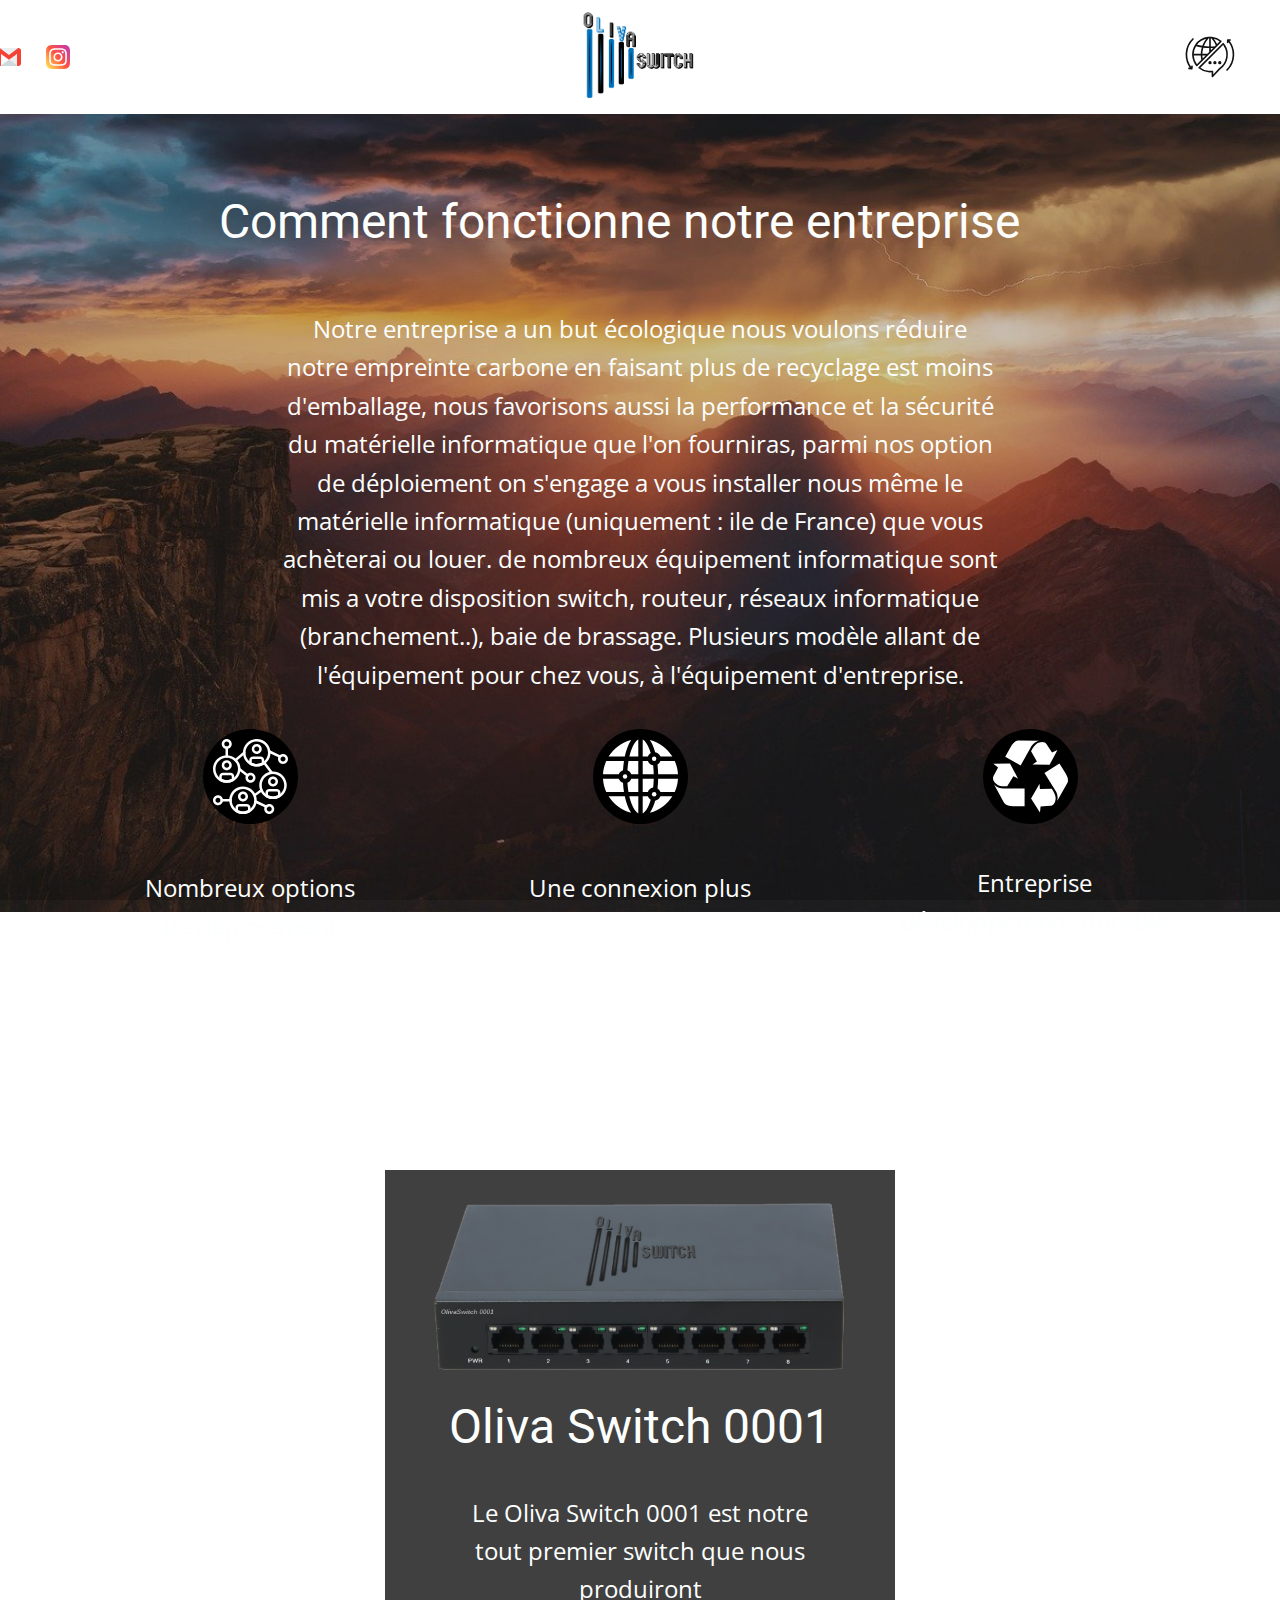
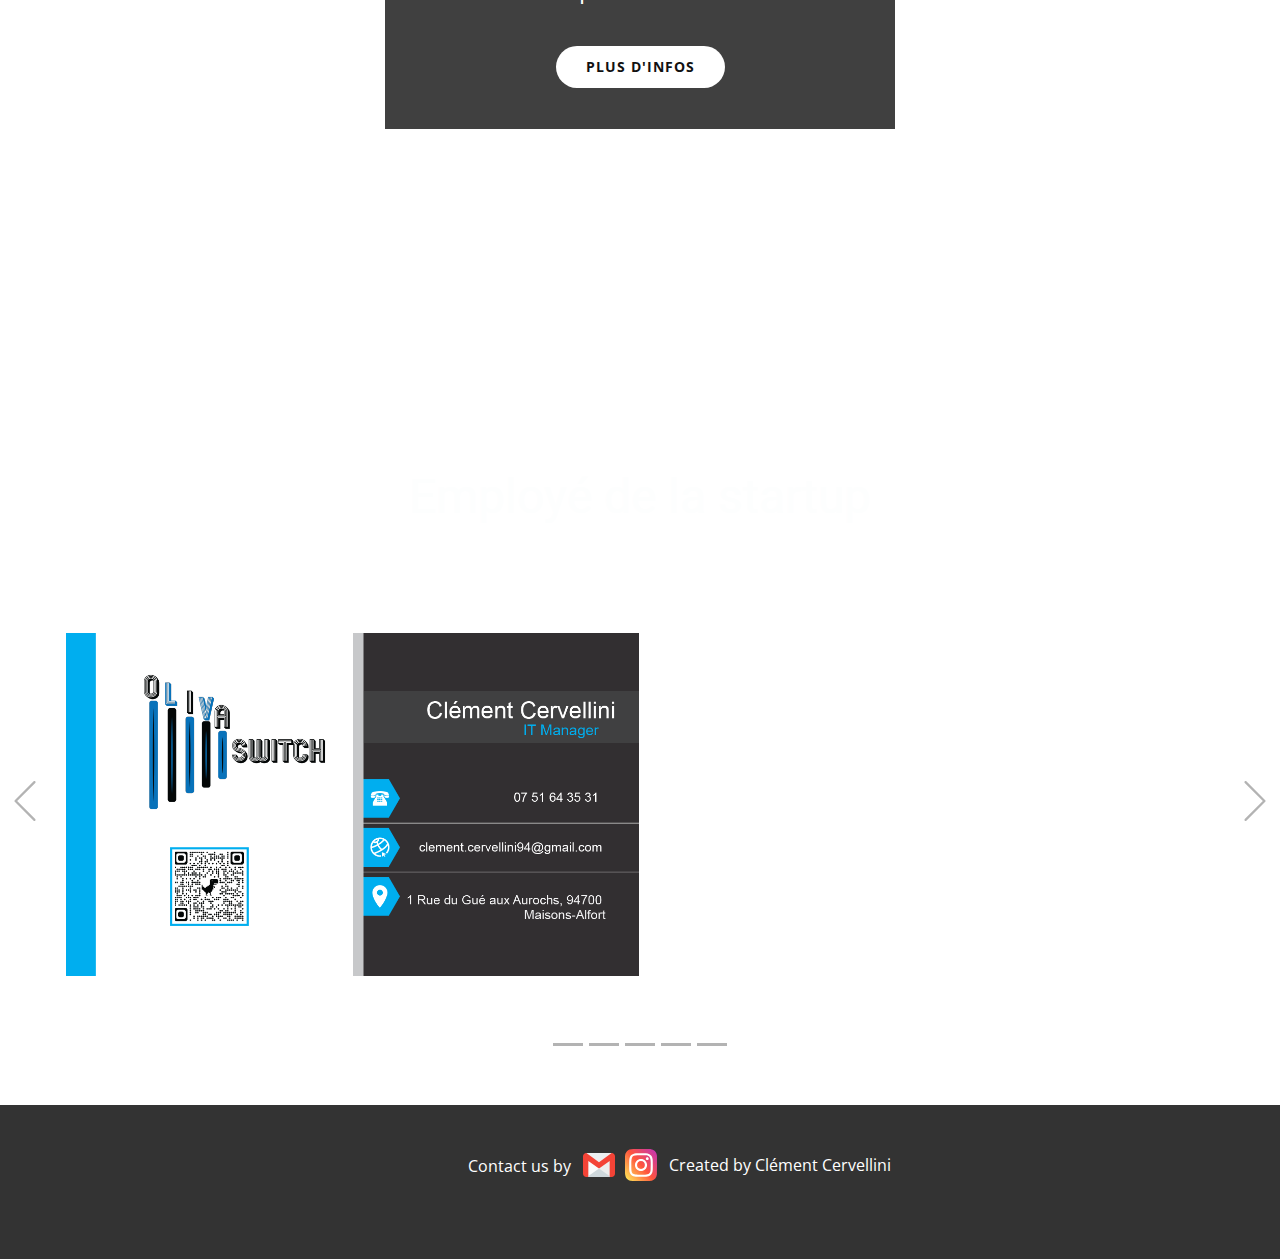
<file: index.html>
<!DOCTYPE html>
<html style="font-size: 16px;">
  <head>
    <meta name="viewport" content="width=device-width, initial-scale=1.0">
    <meta charset="utf-8">
    <meta name="keywords" content="xc60, Safe. Relaxing. Good to ride in. Subtly decorated., How does it work, Car Servicing, Safe. Relaxing. Good to ride in. Subtly decorated.">
    <meta name="description" content="">
    <meta name="page_type" content="np-template-header-footer-from-plugin">
    <title>OlivaSwitch Francais</title>
    <link rel="stylesheet" href="nicepage.css" media="screen">
<link rel="stylesheet" href="OlivaSwitch-Francais.css" media="screen">
    <script class="u-script" type="text/javascript" src="jquery.js" defer=""></script>
    <script class="u-script" type="text/javascript" src="nicepage.js" defer=""></script>
    <meta name="generator" content="Nicepage 3.8.0, nicepage.com">
    
    
    
    
    
    <link id="u-theme-google-font" rel="stylesheet" href="https://fonts.googleapis.com/css?family=Roboto:100,100i,300,300i,400,400i,500,500i,700,700i,900,900i|Open+Sans:300,300i,400,400i,600,600i,700,700i,800,800i">
    
    
    
    
    <script type="application/ld+json">{
		"@context": "http://schema.org",
		"@type": "Organization",
		"name": "Startup Oliva Switch",
		"url": "index.html",
		"sameAs": [
				"mailto:oliva.switch@gmail.com",
				"https://www.instagram.com/oliva.switch/?hl=fr",
				"mailto:oliva.switch@gmail.com",
				"https://www.instagram.com/oliva.switch/?hl=fr"
		]
}</script>
    <meta property="og:title" content="OlivaSwitch Francais">
    <meta property="og:type" content="website">
    <meta name="theme-color" content="#2a3166">
    <link rel="canonical" href="index.html">
    <meta property="og:url" content="index.html">
  </head>
  <body data-home-page="OlivaSwitch-Francais.html" data-home-page-title="OlivaSwitch Francais" class="u-body"><header class="u-align-left u-clearfix u-header u-header" id="sec-e6a7"><div class="u-clearfix u-sheet u-sheet-1">
        <img src="images/logostartupv23232.png" alt="" class="u-image u-image-default u-image-1" data-image-width="714" data-image-height="535" data-href="OlivaSwitch-Francais.html" data-page-id="89644616">
        <nav class="u-menu u-menu-dropdown u-menu-open-right u-offcanvas u-menu-1" data-responsive-from="XL">
          <div class="menu-collapse">
            <a class="u-button-style u-custom-active-color u-nav-link" href="#" style="font-size: calc(1em + 36px); padding: 18px 34px;">
              <svg class="u-svg-link" preserveAspectRatio="xMidYMin slice" viewBox="0 0 512 512" style=""><use xmlns:xlink="http://www.w3.org/1999/xlink" xlink:href="#svg-cf4f"></use></svg>
              <svg xmlns="http://www.w3.org/2000/svg" xmlns:xlink="http://www.w3.org/1999/xlink" version="1.1" xml:space="preserve" class="u-svg-content" viewBox="0 0 512 512" id="svg-cf4f"><g id="outline"><path d="M370.931,102.051a8,8,0,0,0-2.895-5.788,174.894,174.894,0,0,0-94.463-39.394c-5.751-.572-11.6-.858-17.445-.863-.043,0-.085-.006-.128-.006s-.084.006-.127.006c-5.848,0-11.695.291-17.442.863a175.225,175.225,0,0,0-129.523,78.464l-.061.089h0a176.044,176.044,0,0,0,11.417,208.614,8,8,0,0,0,5.787,2.9c.127.006.253.008.38.008a8,8,0,0,0,5.656-2.342L368.6,108.087A8,8,0,0,0,370.931,102.051ZM230.056,224H180.944a235.387,235.387,0,0,1,9.92-60.224A507.977,507.977,0,0,0,248,167.928v38.128ZM96.222,224A159.08,159.08,0,0,1,119.1,149.149a505.249,505.249,0,0,0,55.761,12.307A251.43,251.43,0,0,0,164.938,224ZM243.007,72.531c1.659-.134,3.323-.251,4.993-.333v79.73a492.129,492.129,0,0,1-51.872-3.608A233.2,233.2,0,0,1,243.007,72.531ZM214.057,240l-30.149,30.148A237.173,237.173,0,0,1,180.95,240ZM264,167.929q11.5-.183,23.021-.893L264,190.056Zm40.476-18.349c-13.389,1.336-26.957,2.124-40.476,2.346V72.2c1.672.082,3.338.2,5,.333a234.1,234.1,0,0,1,43.993,68.532ZM218.7,76.37a248.394,248.394,0,0,0-38.813,69.673,489.955,489.955,0,0,1-51.261-10.866A159.106,159.106,0,0,1,218.7,76.37ZM127.167,326.89A160.316,160.316,0,0,1,96.209,240h68.729a252.685,252.685,0,0,0,5.261,43.858Zm197.995-198a249.34,249.34,0,0,0-31.87-52.527,158.8,158.8,0,0,1,57.6,26.8Z"></path><path d="M403.157,135.429a176.512,176.512,0,0,0-11.42-15.463,8,8,0,0,0-11.824-.563L143.4,355.913a8,8,0,0,0,.561,11.824,174.894,174.894,0,0,0,94.463,39.394A179.213,179.213,0,0,0,272,407.28V448a8,8,0,0,0,13.878,5.426L357.625,375.7a176.04,176.04,0,0,0,45.532-240.272ZM347.729,363.1a8.048,8.048,0,0,0-1.286,1.125L288,427.539v-29.25a8,8,0,0,0-9.132-7.92c-2.422.347-4.672.621-6.881.84a162.556,162.556,0,0,1-31.978,0,158.85,158.85,0,0,1-78.9-30.372L384.834,137.11q2.584,3.5,4.953,7.108A160.04,160.04,0,0,1,347.729,363.1Z"></path><circle cx="256" cy="312" r="16"></circle><circle cx="304" cy="312" r="16"></circle><circle cx="352" cy="312" r="16"></circle><path d="M79.992,340.062a8,8,0,0,0-8.93,6.946l-.676,5.4A208.021,208.021,0,0,1,93.63,84.217,8,8,0,1,0,82.37,72.85,224.007,224.007,0,0,0,56.932,361.087l-6.76-1a8,8,0,1,0-2.344,15.828l27,4a8,8,0,0,0,9.11-6.922l3-24A8,8,0,0,0,79.992,340.062Z"></path><path d="M454.534,96a8,8,0,0,0,0-16h-24a8,8,0,0,0-8,8v24a8,8,0,0,0,16,0v-2.638A208,208,0,0,1,418.316,378.37a8,8,0,0,0,11.368,11.26A224,224,0,0,0,448.521,96Z"></path>
</g></svg>
            </a>
          </div>
          <div class="u-custom-menu u-nav-container">
            <ul class="u-nav u-unstyled"><li class="u-nav-item"><a class="u-active-black u-button-style u-nav-link" href="OlivaSwitch-Francais.html">Francais</a>
</li><li class="u-nav-item"><a class="u-active-black u-button-style u-nav-link" href="OlivaSwitch-English.html">English</a>
</li></ul>
          </div>
          <div class="u-custom-menu u-nav-container-collapse">
            <div class="u-black u-container-style u-inner-container-layout u-opacity u-opacity-95 u-sidenav">
              <div class="u-sidenav-overflow">
                <div class="u-menu-close"></div>
                <ul class="u-align-center u-nav u-popupmenu-items u-unstyled u-nav-2"><li class="u-nav-item"><a class="u-button-style u-nav-link" href="OlivaSwitch-Francais.html">Francais</a>
</li><li class="u-nav-item"><a class="u-button-style u-nav-link" href="OlivaSwitch-English.html">English</a>
</li></ul>
              </div>
            </div>
            <div class="u-black u-menu-overlay u-opacity u-opacity-80"></div>
          </div>
        </nav>
        <div class="u-align-left u-social-icons u-spacing-25 u-text-palette-5-base u-social-icons-1">
          <a class="u-social-url" href="mailto:oliva.switch@gmail.com" title="oliva.switch"><span class="u-icon u-icon-circle u-social-facebook u-social-icon u-icon-1"><svg class="u-svg-link" preserveAspectRatio="xMidYMin slice" viewBox="0 0 512 512" style=""><use xmlns:xlink="http://www.w3.org/1999/xlink" xlink:href="#svg-339c"></use></svg><svg xmlns="http://www.w3.org/2000/svg" xmlns:xlink="http://www.w3.org/1999/xlink" version="1.1" xml:space="preserve" class="u-svg-content" viewBox="0 0 512 512" x="0px" y="0px" id="svg-339c" style="enable-background:new 0 0 512 512;"><path style="fill:#CFD8DC;" d="M443.499,417.941l-181.333-128c-3.689-2.606-8.62-2.606-12.309,0l-181.333,128  c-2.837,1.999-4.525,5.254-4.523,8.725v10.667C64,443.224,68.776,448,74.667,448h362.667c5.891,0,10.667-4.776,10.667-10.667  v-10.667C448.007,423.2,446.328,419.945,443.499,417.941z"></path><path style="fill:#FAFAFA;" d="M262.165,289.941l-181.333-128c-4.807-3.405-11.465-2.268-14.87,2.539  c-1.281,1.808-1.967,3.97-1.962,6.186v256c-0.012,5.891,4.755,10.676,10.646,10.688c2.216,0.004,4.378-0.682,6.186-1.962  l181.333-128c4.813-3.397,5.961-10.052,2.564-14.865c-0.702-0.995-1.569-1.862-2.564-2.564V289.941z"></path><path style="fill:#EEEEEE;" d="M442.24,161.195c-3.546-1.812-7.802-1.525-11.072,0.747l-181.333,128  c-4.813,3.397-5.961,10.052-2.564,14.865c0.702,0.995,1.569,1.862,2.564,2.564l181.333,128c4.807,3.405,11.465,2.268,14.87-2.539  c1.277-1.802,1.962-3.956,1.962-6.165v-256C448,166.681,445.779,163.028,442.24,161.195z"></path><path style="fill:#ECEFF1;" d="M468.8,71.339C467.362,66.96,463.275,64,458.667,64H53.333c-5.891,0-10.667,4.776-10.667,10.667  c0,3.357,1.581,6.519,4.267,8.533L249.6,232.533c3.762,2.77,8.889,2.77,12.651,0L464.917,83.2  C468.631,80.495,470.195,75.716,468.8,71.339z"></path><path style="fill:#F44336;" d="M458.667,64c-2.308,0-4.554,0.749-6.4,2.133L256,210.752L59.733,66.133  C57.887,64.749,55.641,64,53.333,64C23.878,64,0,87.878,0,117.333v277.333C0,424.122,23.878,448,53.333,448h21.333  c5.891,0,10.667-4.776,10.667-10.667v-246.08l164.501,116.139c3.689,2.606,8.62,2.606,12.309,0l164.523-116.139v246.08  c0,5.891,4.776,10.667,10.667,10.667h21.333C488.122,448,512,424.122,512,394.667V117.333C512,87.878,488.122,64,458.667,64z"></path></svg>
          
          
        </span>
          </a>
          <a class="u-social-url" target="_blank" href="https://www.instagram.com/oliva.switch/?hl=fr" title="instagram"><span class="u-icon u-icon-circle u-social-icon u-social-instagram u-icon-2"><svg class="u-svg-link" preserveAspectRatio="xMidYMin slice" viewBox="0 0 24 24" style=""><use xmlns:xlink="http://www.w3.org/1999/xlink" xlink:href="#svg-64c0"></use></svg><svg xmlns="http://www.w3.org/2000/svg" xmlns:xlink="http://www.w3.org/1999/xlink" version="1.1" xml:space="preserve" class="u-svg-content" viewBox="0 0 24 24" id="svg-64c0"><linearGradient id="SVGID_1_" gradientTransform="matrix(0 -1.982 -1.844 0 -132.522 -51.077)" gradientUnits="userSpaceOnUse" x1="-37.106" x2="-26.555" y1="-72.705" y2="-84.047"><stop offset="0" stop-color="#fd5"></stop><stop offset=".5" stop-color="#ff543e"></stop><stop offset="1" stop-color="#c837ab"></stop>
</linearGradient><path d="m1.5 1.633c-1.886 1.959-1.5 4.04-1.5 10.362 0 5.25-.916 10.513 3.878 11.752 1.497.385 14.761.385 16.256-.002 1.996-.515 3.62-2.134 3.842-4.957.031-.394.031-13.185-.001-13.587-.236-3.007-2.087-4.74-4.526-5.091-.559-.081-.671-.105-3.539-.11-10.173.005-12.403-.448-14.41 1.633z" fill="url(#SVGID_1_)"></path><path d="m11.998 3.139c-3.631 0-7.079-.323-8.396 3.057-.544 1.396-.465 3.209-.465 5.805 0 2.278-.073 4.419.465 5.804 1.314 3.382 4.79 3.058 8.394 3.058 3.477 0 7.062.362 8.395-3.058.545-1.41.465-3.196.465-5.804 0-3.462.191-5.697-1.488-7.375-1.7-1.7-3.999-1.487-7.374-1.487zm-.794 1.597c7.574-.012 8.538-.854 8.006 10.843-.189 4.137-3.339 3.683-7.211 3.683-7.06 0-7.263-.202-7.263-7.265 0-7.145.56-7.257 6.468-7.263zm5.524 1.471c-.587 0-1.063.476-1.063 1.063s.476 1.063 1.063 1.063 1.063-.476 1.063-1.063-.476-1.063-1.063-1.063zm-4.73 1.243c-2.513 0-4.55 2.038-4.55 4.551s2.037 4.55 4.55 4.55 4.549-2.037 4.549-4.55-2.036-4.551-4.549-4.551zm0 1.597c3.905 0 3.91 5.908 0 5.908-3.904 0-3.91-5.908 0-5.908z" fill="#fff"></path></svg>
          
          
        </span>
          </a>
        </div>
      </div></header>
    <section class="skrollable u-align-center u-clearfix u-image u-parallax u-shading u-section-1" id="carousel_aae5" data-image-width="1280" data-image-height="853">
      <div class="u-clearfix u-sheet u-sheet-1">
        <div class="u-clearfix u-custom-html u-expanded-width-md u-expanded-width-sm u-expanded-width-xs u-custom-html-1">
          <style></style>
          <h style="color:#FDFEFE" ;="">
            <h1> Comment fonctionne notre entreprise </h1>
          </h>
        </div>
        <div class="u-clearfix u-custom-html u-expanded-width-md u-expanded-width-sm u-expanded-width-xs u-custom-html-2">
          <style></style>
          <font size="5">
            <p style="color:#FDFEFE" ;=""> Notre entreprise a un but écologique nous voulons réduire notre empreinte carbone en faisant plus de recyclage est moins d'emballage, nous favorisons aussi la performance et la sécurité du matérielle informatique que l'on fourniras, parmi nos option de déploiement on s'engage a vous installer nous même le matérielle informatique (uniquement : ile de France) que vous achèterai ou louer. de nombreux équipement informatique sont mis a votre disposition switch, routeur, réseaux informatique (branchement..), baie de brassage. Plusieurs modèle allant de l'équipement pour chez vous, à l'équipement d'entreprise.</p>
          </font>
        </div>
        <div class="u-clearfix u-expanded-width u-gutter-30 u-layout-wrap u-layout-wrap-1">
          <div class="u-layout">
            <div class="u-layout-row">
              <div class="u-container-style u-layout-cell u-left-cell u-size-20 u-size-20-md u-layout-cell-1">
                <div class="u-container-layout u-container-layout-1"><span class="u-black u-icon u-icon-circle u-spacing-10 u-icon-1"><svg class="u-svg-link" preserveAspectRatio="xMidYMin slice" viewBox="0 0 512 512" style=""><use xmlns:xlink="http://www.w3.org/1999/xlink" xlink:href="#svg-49ea"></use></svg><svg xmlns="http://www.w3.org/2000/svg" xmlns:xlink="http://www.w3.org/1999/xlink" version="1.1" xml:space="preserve" class="u-svg-content" viewBox="0 0 512 512" x="0px" y="0px" id="svg-49ea" style="enable-background:new 0 0 512 512;"><g><g><path d="M477.867,102.4c-18.825,0-34.133,15.309-34.133,34.133s15.309,34.133,34.133,34.133S512,155.358,512,136.533    C512,117.709,496.691,102.4,477.867,102.4z M477.867,153.6c-9.412,0-17.067-7.654-17.067-17.067    c0-9.412,7.654-17.067,17.067-17.067s17.067,7.654,17.067,17.067C494.933,145.946,487.279,153.6,477.867,153.6z"></path>
</g>
</g><g><g><path d="M34.133,384C15.309,384,0,399.309,0,418.133s15.309,34.133,34.133,34.133c18.825,0,34.133-15.309,34.133-34.133    S52.958,384,34.133,384z M34.133,435.2c-9.412,0-17.067-7.654-17.067-17.067s7.654-17.067,17.067-17.067    c9.412,0,17.067,7.654,17.067,17.067S43.546,435.2,34.133,435.2z"></path>
</g>
</g><g><g><path d="M461.321,113.186l-73.617-35.541c-4.25-2.057-9.344-0.265-11.392,3.977c-2.048,4.241-0.265,9.344,3.977,11.392    l73.617,35.541c1.195,0.58,2.458,0.853,3.703,0.853c3.174,0,6.221-1.775,7.688-4.83    C467.345,120.337,465.562,115.234,461.321,113.186z"></path>
</g>
</g><g><g><path d="M384,443.733c-18.825,0-34.133,15.309-34.133,34.133S365.175,512,384,512c18.825,0,34.133-15.309,34.133-34.133    S402.825,443.733,384,443.733z M384,494.933c-9.412,0-17.067-7.654-17.067-17.067S374.588,460.8,384,460.8    c9.412,0,17.067,7.654,17.067,17.067S393.412,494.933,384,494.933z"></path>
</g>
</g><g><g><path d="M367.454,454.52l-73.617-35.541c-4.25-2.057-9.344-0.273-11.392,3.977c-2.048,4.241-0.265,9.344,3.977,11.392    l73.617,35.541c1.195,0.58,2.458,0.853,3.703,0.853c3.174,0,6.221-1.775,7.689-4.83    C373.478,461.67,371.695,456.568,367.454,454.52z"></path>
</g>
</g><g><g><path d="M256,230.4c-18.825,0-34.133,15.309-34.133,34.133c0,18.825,15.309,34.133,34.133,34.133    c18.825,0,34.133-15.309,34.133-34.133C290.133,245.709,274.825,230.4,256,230.4z M256,281.6c-9.412,0-17.067-7.654-17.067-17.067    c0-9.412,7.654-17.067,17.067-17.067c9.412,0,17.067,7.654,17.067,17.067C273.067,273.946,265.412,281.6,256,281.6z"></path>
</g>
</g><g><g><path d="M240.998,242.142l-56.55-44.075c-3.721-2.876-9.079-2.236-11.981,1.485c-2.893,3.721-2.236,9.079,1.485,11.981    l56.55,44.075c1.562,1.212,3.405,1.801,5.24,1.801c2.543,0,5.052-1.126,6.741-3.285    C245.376,250.402,244.719,245.043,240.998,242.142z"></path>
</g>
</g><g><g><path d="M409.6,221.867c-51.755,0-93.867,42.112-93.867,93.867c0,51.755,42.112,93.867,93.867,93.867    c51.755,0,93.867-42.112,93.867-93.867C503.467,263.979,461.355,221.867,409.6,221.867z M409.6,392.533    c-42.351,0-76.8-34.449-76.8-76.8s34.449-76.8,76.8-76.8s76.8,34.449,76.8,76.8S451.951,392.533,409.6,392.533z"></path>
</g>
</g><g><g><path d="M409.6,256c-18.825,0-34.133,15.309-34.133,34.133c0,18.825,15.309,34.133,34.133,34.133    c18.825,0,34.133-15.309,34.133-34.133S428.425,256,409.6,256z M409.6,307.2c-9.412,0-17.067-7.654-17.067-17.067    c0-9.412,7.654-17.067,17.067-17.067c9.412,0,17.067,7.654,17.067,17.067C426.667,299.546,419.012,307.2,409.6,307.2z"></path>
</g>
</g><g><g><path d="M434.355,341.333h-49.51c-14.583,0-26.445,11.546-26.445,25.728v22.494c0,3.046,1.621,5.862,4.258,7.39    C376.96,405.222,393.19,409.6,409.6,409.6s32.64-4.378,46.942-12.655c2.637-1.519,4.258-4.344,4.258-7.381V367.07    C460.8,352.879,448.939,341.333,434.355,341.333z M443.733,384.469c-21.239,10.581-47.027,10.581-68.267,0V367.07    c0-4.779,4.207-8.67,9.378-8.67h49.51c5.171,0,9.378,3.891,9.378,8.67V384.469z"></path>
</g>
</g><g><g><path d="M204.8,324.267c-51.755,0-93.867,42.112-93.867,93.867S153.045,512,204.8,512c51.755,0,93.867-42.112,93.867-93.867    S256.555,324.267,204.8,324.267z M204.8,494.933c-42.351,0-76.8-34.449-76.8-76.8s34.449-76.8,76.8-76.8    c42.351,0,76.8,34.449,76.8,76.8S247.151,494.933,204.8,494.933z"></path>
</g>
</g><g><g><path d="M204.8,358.4c-18.825,0-34.133,15.309-34.133,34.133c0,18.825,15.309,34.133,34.133,34.133s34.133-15.309,34.133-34.133    C238.933,373.709,223.625,358.4,204.8,358.4z M204.8,409.6c-9.412,0-17.067-7.654-17.067-17.067    c0-9.412,7.654-17.067,17.067-17.067c9.412,0,17.067,7.654,17.067,17.067C221.867,401.946,214.212,409.6,204.8,409.6z"></path>
</g>
</g><g><g><path d="M229.555,443.733h-49.51c-14.583,0-26.445,11.546-26.445,25.728v22.494c0,3.046,1.621,5.862,4.258,7.39    C172.16,507.622,188.39,512,204.8,512s32.64-4.378,46.942-12.655c2.637-1.519,4.258-4.343,4.258-7.381V469.47    C256,455.279,244.139,443.733,229.555,443.733z M238.933,486.869c-21.24,10.581-47.027,10.581-68.267,0V469.47    c0-4.779,4.207-8.67,9.378-8.67h49.51c5.171,0,9.378,3.891,9.378,8.67V486.869z"></path>
</g>
</g><g><g><path d="M93.867,110.933C42.112,110.933,0,153.045,0,204.8c0,51.755,42.112,93.867,93.867,93.867    c51.755,0,93.867-42.112,93.867-93.867C187.733,153.045,145.621,110.933,93.867,110.933z M93.867,281.6    c-42.351,0-76.8-34.449-76.8-76.8c0-42.351,34.449-76.8,76.8-76.8c42.351,0,76.8,34.449,76.8,76.8    C170.667,247.151,136.218,281.6,93.867,281.6z"></path>
</g>
</g><g><g><path d="M93.867,145.067c-18.825,0-34.133,15.309-34.133,34.133s15.309,34.133,34.133,34.133    c18.825,0,34.133-15.309,34.133-34.133S112.691,145.067,93.867,145.067z M93.867,196.267c-9.412,0-17.067-7.654-17.067-17.067    s7.654-17.067,17.067-17.067c9.412,0,17.067,7.654,17.067,17.067S103.279,196.267,93.867,196.267z"></path>
</g>
</g><g><g><path d="M118.622,230.4h-49.51c-14.583,0-26.445,11.546-26.445,25.728v22.494c0,3.046,1.621,5.862,4.258,7.39    c14.302,8.277,30.532,12.655,46.942,12.655c16.41,0,32.64-4.378,46.942-12.655c2.637-1.519,4.258-4.344,4.258-7.381v-22.494    C145.067,241.946,133.205,230.4,118.622,230.4z M128,273.536c-21.239,10.581-47.027,10.581-68.267,0v-17.399    c0-4.779,4.207-8.67,9.378-8.67h49.51c5.171,0,9.378,3.891,9.378,8.67V273.536z"></path>
</g>
</g><g><g><path d="M298.667,0C246.912,0,204.8,42.112,204.8,93.867c0,51.755,42.112,93.867,93.867,93.867    c51.755,0,93.867-42.112,93.867-93.867C392.533,42.112,350.421,0,298.667,0z M298.667,170.667c-42.351,0-76.8-34.449-76.8-76.8    c0-42.351,34.449-76.8,76.8-76.8s76.8,34.449,76.8,76.8C375.467,136.218,341.018,170.667,298.667,170.667z"></path>
</g>
</g><g><g><path d="M298.667,34.133c-18.825,0-34.133,15.309-34.133,34.133s15.309,34.133,34.133,34.133S332.8,87.091,332.8,68.267    S317.491,34.133,298.667,34.133z M298.667,85.333c-9.412,0-17.067-7.654-17.067-17.067c0-9.412,7.654-17.067,17.067-17.067    s17.067,7.654,17.067,17.067C315.733,77.679,308.079,85.333,298.667,85.333z"></path>
</g>
</g><g><g><path d="M323.422,119.467h-49.51c-14.583,0-26.445,11.546-26.445,25.728v22.494c0,3.046,1.621,5.862,4.258,7.39    c14.302,8.277,30.532,12.655,46.942,12.655s32.64-4.378,46.942-12.655c2.637-1.519,4.258-4.344,4.258-7.381v-22.494    C349.867,131.012,338.005,119.467,323.422,119.467z M332.8,162.603c-21.239,10.581-47.027,10.581-68.267,0v-17.399    c0-4.779,4.207-8.67,9.378-8.67h49.51c5.171,0,9.378,3.891,9.378,8.67V162.603z"></path>
</g>
</g><g><g><path d="M219.827,88.311c-3.063-3.567-8.448-3.994-12.032-0.93l-59.136,50.603c-3.584,3.063-4.002,8.448-0.939,12.032    c1.69,1.971,4.079,2.987,6.485,2.987c1.963,0,3.934-0.674,5.547-2.057l59.136-50.603C222.473,97.28,222.891,91.895,219.827,88.311    z"></path>
</g>
</g><g><g><path d="M407.893,225.289l-51.2-68.267c-2.825-3.78-8.175-4.523-11.947-1.707c-3.772,2.825-4.531,8.175-1.707,11.938l51.2,68.267    c1.681,2.236,4.241,3.413,6.835,3.413c1.775,0,3.576-0.555,5.112-1.707C409.958,234.402,410.718,229.052,407.893,225.289z"></path>
</g>
</g><g><g><path d="M337.86,343.953c-2.825-3.772-8.175-4.531-11.947-1.707l-47.667,35.746c-3.772,2.825-4.531,8.175-1.707,11.938    c1.681,2.236,4.241,3.413,6.835,3.413c1.783,0,3.575-0.563,5.112-1.707l47.667-35.746    C339.925,353.067,340.685,347.716,337.86,343.953z"></path>
</g>
</g><g><g><path d="M119.467,409.6H59.733c-4.71,0-8.533,3.814-8.533,8.533s3.823,8.533,8.533,8.533h59.733c4.71,0,8.533-3.814,8.533-8.533    S124.177,409.6,119.467,409.6z"></path>
</g>
</g><g><g><path d="M93.867,0C75.042,0,59.733,15.309,59.733,34.133c0,18.825,15.309,34.133,34.133,34.133    c18.825,0,34.133-15.309,34.133-34.133C128,15.309,112.691,0,93.867,0z M93.867,51.2c-9.412,0-17.067-7.654-17.067-17.067    c0-9.412,7.654-17.067,17.067-17.067c9.412,0,17.067,7.654,17.067,17.067C110.933,43.546,103.279,51.2,93.867,51.2z"></path>
</g>
</g><g><g><path d="M93.867,51.2c-4.71,0-8.533,3.814-8.533,8.533v59.733c0,4.719,3.823,8.533,8.533,8.533c4.71,0,8.533-3.814,8.533-8.533    V59.733C102.4,55.014,98.577,51.2,93.867,51.2z"></path>
</g>
</g></svg></span>
                  <div class="u-clearfix u-custom-html u-custom-html-3">
                    <style></style>
                    <font size="5">
                      <p align="center" style="color:#FDFEFE">Nombreux options de  déploiement</p>
                    </font>
                  </div>
                </div>
              </div>
              <div class="u-container-style u-layout-cell u-size-20 u-size-20-md u-layout-cell-2">
                <div class="u-container-layout u-valign-top u-container-layout-2"><span class="u-black u-icon u-icon-circle u-spacing-10 u-text-body-alt-color u-icon-2"><svg class="u-svg-link" preserveAspectRatio="xMidYMin slice" viewBox="0 0 509.102 509.102" style=""><use xmlns:xlink="http://www.w3.org/1999/xlink" xlink:href="#svg-a87e"></use></svg><svg xmlns="http://www.w3.org/2000/svg" xmlns:xlink="http://www.w3.org/1999/xlink" version="1.1" xml:space="preserve" class="u-svg-content" viewBox="0 0 509.102 509.102" id="svg-a87e"><g><path d="m194.037 69.17c-5.892 15.256-10.961 32.11-15.155 50.193h60.669v-115.568c-16.42 8.774-32.443 31.53-45.514 65.375z"></path><path d="m324.045 95.804c-2.74-9.319-5.732-18.225-8.98-26.635-13.071-33.845-29.094-56.6-45.514-65.374v115.568h35.247c3.51-9.896 10.384-18.212 19.247-23.559z"></path><path d="m369.962 335.51c9.108 5.333 16.182 13.77 19.759 23.854h97.342c12.715-28.124 20.226-58.522 22.039-90h-134.704c-.456 22.643-1.954 44.814-4.436 66.146z"></path><path d="m165.835 212.425c12.156 4.737 21.762 14.606 26.136 26.938h47.58v-90h-66.631c-3.363 20.034-5.744 41.189-7.085 63.062z"></path><path d="m340.33 178.836c-16.512-2.547-30.082-14.105-35.532-29.473h-35.247v90h74.83c-.449-20.759-1.815-41.042-4.051-60.527z"></path><path d="m340.371 329.898c2.225-19.49 3.58-39.775 4.018-60.535h-74.838v90h35.33c5.446-15.355 18.997-26.905 35.49-29.465z"></path><path d="m369.917 173.195c2.496 21.335 4.005 43.515 4.473 66.169h134.712c-1.814-31.479-9.324-61.876-22.039-90h-97.425c-3.572 10.069-10.631 18.496-19.721 23.831z"></path><path d="m135.825 211.511c1.274-21.412 3.499-42.235 6.617-62.148h-120.403c-12.716 28.124-20.225 58.522-22.039 90h107.131c4.677-13.186 15.332-23.561 28.694-27.852z"></path><path d="m191.103 7.286c-65.414 16.678-119.384 58.445-152.98 112.077h109.845c8.021-37.617 21.602-80.559 43.135-112.077z"></path><path d="m353.884 89.86c16.611 2.478 30.279 14.067 35.754 29.503h81.342c-33.58-53.605-87.506-95.384-152.98-112.077 16.422 24.039 27.953 54.323 35.884 82.574z"></path><path d="m147.887 389.363h-109.765c33.336 53.216 87.001 95.163 152.667 111.994-21.498-31.693-34.979-74.708-42.902-111.994z"></path><path d="m135.801 297.207c-13.351-4.295-23.996-14.666-28.67-27.844h-107.131c1.814 31.478 9.323 61.876 22.039 90h120.346c-3.107-19.919-5.321-40.744-6.584-62.156z"></path><path d="m353.99 418.863c-7.854 28.076-19.314 58.37-35.678 82.494 65.602-16.814 119.312-58.748 152.667-111.994h-81.259c-5.472 15.43-19.129 27.016-35.73 29.5z"></path><path d="m304.881 389.363h-35.33v115.943c16.42-8.775 32.442-31.53 45.514-65.375 3.29-8.52 6.318-17.546 9.086-26.996-8.875-5.346-15.757-13.668-19.27-23.572z"></path><path d="m165.812 296.31c1.328 21.866 3.697 43.017 7.046 63.053h66.692v-90h-47.58c-4.376 12.34-13.99 22.214-26.158 26.947z"></path><path d="m194.037 439.931c13.071 33.845 29.094 56.6 45.514 65.375v-115.943h-60.758c4.211 18.227 9.312 35.206 15.244 50.568z"></path><circle cx="149.551" cy="254.551" r="15"></circle><circle cx="347.301" cy="374.551" r="15"></circle><circle cx="347.218" cy="134.551" r="15"></circle>
</g></svg></span>
                  <div class="u-clearfix u-custom-html u-custom-html-4">
                    <style></style>
                    <font size="5">
                      <p align="center"> Une connexion plus performante et sécurisé </p>
                    </font>
                  </div>
                </div>
              </div>
              <div class="u-container-style u-layout-cell u-right-cell u-size-20 u-size-20-md u-layout-cell-3">
                <div class="u-container-layout u-valign-top u-container-layout-3"><span class="u-black u-icon u-icon-circle u-spacing-10 u-text-body-alt-color u-icon-3"><svg class="u-svg-link" preserveAspectRatio="xMidYMin slice" viewBox="0 0 612 612" style=""><use xmlns:xlink="http://www.w3.org/1999/xlink" xlink:href="#svg-5da5"></use></svg><svg xmlns="http://www.w3.org/2000/svg" xmlns:xlink="http://www.w3.org/1999/xlink" version="1.1" xml:space="preserve" class="u-svg-content" viewBox="0 0 612 612" x="0px" y="0px" id="svg-5da5" style="enable-background:new 0 0 612 612;"><g><path d="M3.18,201.694l38.31,29.933L5.433,300.7c-18.028,31.851,12.943,62.878,32.676,73.679   c19.426,10.632,49.577,11.896,77.746,11.513l50.704-82.889l38.31,20.722l-66.479-123.181L3.18,201.694z M8.813,370.78   l82.253,151.962c16.526,21.105,47.7,26.094,80,25.327h86.76V404.166l-164.506-1.151C67.781,404.548,34.353,399.176,8.813,370.78z    M526.309,90.732l-44.752,18.995l-42.933-65.022c-19.116-31.209-61.27-19.164-80.282-7.141   c-18.716,11.836-34.44,37.594-47.761,62.417l47.914,84.532l-36.697,23.46l139.966,1.576L526.309,90.732z M375.692,13.686   l-172.786-1.732c-26.471,4.221-45.948,29.067-60.936,57.691l-42.062,75.882l125.861,69.766L306.53,71.97   C317.569,48.887,338.474,22.256,375.692,13.686z M383.208,600.046l5.082-48.351l77.685-6.025   c36.563-1.59,46.465-44.297,45.167-66.755c-1.277-22.108-16.184-48.348-31.437-72.033l-97.162,0.925l-2.729-43.47l-69.235,121.653   L383.208,600.046z M523.615,505.667l85.283-150.281c9.142-25.199-3.146-54.28-20.915-81.266l-45.976-73.577l-122.037,76.257   l86.199,140.12C521.006,437.765,534.163,468.959,523.615,505.667z"></path>
</g></svg></span>
                  <div class="u-clearfix u-custom-html u-custom-html-5">
                    <style></style>
                    <font size="5">
                      <p align="center" style="color:#FDFEFE"> Entreprise développement durable </p>
                    </font>
                  </div>
                </div>
              </div>
            </div>
          </div>
        </div>
      </div>
    </section>
    <section class="skrollable u-clearfix u-image u-parallax u-shading u-section-2" id="carousel_af51">
      <div class="u-clearfix u-sheet u-valign-middle-lg u-valign-middle-xl u-sheet-1">
        <div class="u-clearfix u-expanded-width u-layout-wrap u-layout-wrap-1">
          <div class="u-layout">
            <div class="u-layout-row">
              <div class="u-container-style u-layout-cell u-left-cell u-size-60 u-layout-cell-1">
                <div class="u-container-layout u-container-layout-1">
                  <div class="u-black u-opacity u-opacity-75 u-shape u-shape-rectangle u-shape-1"></div>
                  <img src="images/OlivaSwitch00012.png" alt="" class="u-expanded-width-xs u-image u-image-round u-image-1">
                  <div class="u-clearfix u-custom-html u-custom-html-1">
                    <style></style>
                    <h1 align="center" style="color:#FDFEFE" ;="">Oliva Switch 0001 </h1>
                  </div>
                  <div class="u-clearfix u-custom-html u-custom-html-2">
                    <style></style>
                    <font size="5">
                      <p align="center" style="color:#FDFEFE" ;="">Le Oliva Switch 0001 est notre tout premier  switch que nous produiront </p>
                    </font>
                  </div>
                  <a href="OlivaSwitch2-Francais.html" data-page-id="92189618" class="u-btn u-btn-round u-button-style u-hover-grey-90 u-radius-50 u-white u-btn-1">Plus d'infos</a>
                </div>
              </div>
            </div>
          </div>
        </div>
      </div>
    </section>
    <section class="skrollable u-align-center u-clearfix u-image u-lightbox u-parallax u-shading u-valign-bottom-md u-valign-bottom-sm u-valign-bottom-xs u-section-3" id="carousel_8890" data-image-width="1920" data-image-height="1080">
      <div class="u-clearfix u-custom-html u-custom-html-1">
        <style></style>
      </div>
      <div class="u-clearfix u-custom-html u-custom-html-2">
        <style></style>
        <h1 style="color:#FDFEFE" ;="">Employé de la startup</h1>
      </div>
      <div id="carousel-af8f" data-interval="5000" data-u-ride="carousel" class="u-carousel u-expanded-width u-slider u-slider-1">
        <ol class="u-absolute-hcenter u-carousel-indicators u-carousel-indicators-1">
          <li data-u-target="#carousel-af8f" class="u-active u-grey-30" data-u-slide-to="0"></li>
          <li data-u-target="#carousel-af8f" class="u-grey-30" data-u-slide-to="1"></li>
          <li data-u-target="#carousel-af8f" class="u-grey-30" data-u-slide-to="2"></li>
          <li data-u-target="#carousel-af8f" class="u-grey-30" data-u-slide-to="3"></li>
          <li data-u-target="#carousel-af8f" class="u-grey-30" data-u-slide-to="4"></li>
        </ol>
        <div class="u-carousel-inner" role="listbox">
          <div class="u-active u-carousel-item u-container-style u-slide">
            <div class="u-container-layout u-container-layout-1">
              <div class="u-clearfix u-custom-html u-custom-html-3">
                <style></style>
                <h1 align="center"> Responsable 
Informatique</h1>
                <h1>
                  <font size="5">
                    <p align="center">En tant que responsable informatique/reseaux je m'occupe de tout ce qui est partit 
réseaux et informatique et j'ai coder ce site internet de la startup.
J’aiderais  le graphiste pour reproduire les idées par informatique, ainsi qu’aider les autres membre de l’entreprise en informatique.</p>
                  </font>
                </h1>
              </div>
              <img src="images/OlivaSwitch_Clement_Cervellini_cartedevisite.png" alt="" class="u-image u-image-default u-image-1">
            </div>
          </div>
          <div class="u-carousel-item u-container-style u-slide">
            <div class="u-container-layout u-container-layout-2">
              <div class="u-clearfix u-custom-html u-custom-html-4">
                <style></style>
                <h1 align="center"> Chef de Projet</h1>
                <h1>
                  <font size="5">
                    <p align="center">En temp que chef de projet, mon rôle est de veiller que la start-up fonctionne pour le mieux </p>
                  </font>
                </h1>
              </div>
              <img src="images/OlivaSwitch_Paul_Chavanon_cartedevisite.png" alt="" class="u-image u-image-default u-image-2">
            </div>
          </div>
          <div class="test-slide u-carousel-item u-container-style u-slide">
            <div class="u-container-layout u-container-layout-3">
              <div class="u-clearfix u-custom-html u-custom-html-5">
                <style></style>
                <h1 align="center"> Graphiste</h1>
                <h1>
                  <font size="5">
                    <p align="center"> Je suis le Graphiste du projet
Je m’occuperai de l’apparence du produit,
Je remettrai le projet au responsable informatique qui le reproduira sur ordinateur
Puis enverra  au chef de construction qui s'occuperas de la réalisation du prototype. </p>
                  </font>
                </h1>
              </div>
              <img src="images/OlivaSwitch_Aymeric_Grassulo_cartedevisite.png" alt="" class="u-image u-image-default u-image-3">
            </div>
          </div>
          <div class="test-slide u-carousel-item u-container-style u-slide">
            <div class="u-container-layout u-container-layout-4">
              <div class="u-clearfix u-custom-html u-custom-html-6">
                <style></style>
                <h1 align="center"> Chef de Construction</h1>
                <h1>
                  <font size="5">
                    <p align="center"> En tant que chef de construction, je vais être responsable de réaliser le boîtier de notre projet.
Je vais reproduire le plan du boitier 
Et devoir reproduire le boîtier stylisé par le Graphiste.
Le boitier que nous allons réaliser cera en bois pour cela j’ai pris contact avec un  ébéniste, il va nous aider à le réaliser </p>
                  </font>
                </h1>
              </div>
              <img src="images/OlivaSwitch_Nicodem_Bajor_cartedevisite.png" alt="" class="u-image u-image-default u-image-4">
            </div>
          </div>
          <div class="test-slide u-carousel-item u-container-style u-slide">
            <div class="u-container-layout u-container-layout-5">
              <img src="images/OlivaSwitch_Lenny_Gibout_cartedevisite.png" alt="" class="u-image u-image-default u-image-5">
              <div class="u-clearfix u-custom-html u-custom-html-7">
                <style></style>
                <h1 align="center"> Directeur Comerciale</h1>
                <h1>
                  <font size="5">
                    <p align="center"> En tant que commercial je suis charger des bonnes ventes des produits :
	
Donner envis au client clients d’acheter.
	
Je travaille souvent avec chef de construction. </p>
                  </font>
                </h1>
              </div>
            </div>
          </div>
        </div>
        <a class="u-absolute-vcenter u-carousel-control u-carousel-control-prev u-spacing-5 u-text-grey-30 u-carousel-control-1" href="#carousel-af8f" role="button" data-u-slide="prev">
          <span aria-hidden="true">
            <svg viewBox="0 0 477.175 477.175"><path d="M145.188,238.575l215.5-215.5c5.3-5.3,5.3-13.8,0-19.1s-13.8-5.3-19.1,0l-225.1,225.1c-5.3,5.3-5.3,13.8,0,19.1l225.1,225
                    c2.6,2.6,6.1,4,9.5,4s6.9-1.3,9.5-4c5.3-5.3,5.3-13.8,0-19.1L145.188,238.575z"></path></svg>
          </span>
          <span class="sr-only">Previous</span>
        </a>
        <a class="u-absolute-vcenter u-carousel-control u-carousel-control-next u-spacing-5 u-text-grey-30 u-carousel-control-2" href="#carousel-af8f" role="button" data-u-slide="next">
          <span aria-hidden="true">
            <svg viewBox="0 0 477.175 477.175"><path d="M360.731,229.075l-225.1-225.1c-5.3-5.3-13.8-5.3-19.1,0s-5.3,13.8,0,19.1l215.5,215.5l-215.5,215.5
                    c-5.3,5.3-5.3,13.8,0,19.1c2.6,2.6,6.1,4,9.5,4c3.4,0,6.9-1.3,9.5-4l225.1-225.1C365.931,242.875,365.931,234.275,360.731,229.075z"></path></svg>
          </span>
          <span class="sr-only">Next</span>
        </a>
      </div>
    </section>
    
    
    <footer class="u-clearfix u-footer u-grey-80" id="sec-7fa8"><div class="u-clearfix u-sheet u-sheet-1">
        <div class="u-align-left u-social-icons u-spacing-10 u-social-icons-1">
          <a class="u-social-url" title="Gmail" target="_blank" href="mailto:oliva.switch@gmail.com"><span class="u-icon u-icon-circle u-social-icon u-social-twitter u-icon-1"><svg class="u-svg-link" preserveAspectRatio="xMidYMin slice" viewBox="0 0 512 512" style=""><use xmlns:xlink="http://www.w3.org/1999/xlink" xlink:href="#svg-a6a3"></use></svg><svg xmlns="http://www.w3.org/2000/svg" xmlns:xlink="http://www.w3.org/1999/xlink" version="1.1" xml:space="preserve" class="u-svg-content" viewBox="0 0 512 512" x="0px" y="0px" id="svg-a6a3" style="enable-background:new 0 0 512 512;"><path style="fill:#CFD8DC;" d="M443.499,417.941l-181.333-128c-3.689-2.606-8.62-2.606-12.309,0l-181.333,128  c-2.837,1.999-4.525,5.254-4.523,8.725v10.667C64,443.224,68.776,448,74.667,448h362.667c5.891,0,10.667-4.776,10.667-10.667  v-10.667C448.007,423.2,446.328,419.945,443.499,417.941z"></path><path style="fill:#FAFAFA;" d="M262.165,289.941l-181.333-128c-4.807-3.405-11.465-2.268-14.87,2.539  c-1.281,1.808-1.967,3.97-1.962,6.186v256c-0.012,5.891,4.755,10.676,10.646,10.688c2.216,0.004,4.378-0.682,6.186-1.962  l181.333-128c4.813-3.397,5.961-10.052,2.564-14.865c-0.702-0.995-1.569-1.862-2.564-2.564V289.941z"></path><path style="fill:#EEEEEE;" d="M442.24,161.195c-3.546-1.812-7.802-1.525-11.072,0.747l-181.333,128  c-4.813,3.397-5.961,10.052-2.564,14.865c0.702,0.995,1.569,1.862,2.564,2.564l181.333,128c4.807,3.405,11.465,2.268,14.87-2.539  c1.277-1.802,1.962-3.956,1.962-6.165v-256C448,166.681,445.779,163.028,442.24,161.195z"></path><path style="fill:#ECEFF1;" d="M468.8,71.339C467.362,66.96,463.275,64,458.667,64H53.333c-5.891,0-10.667,4.776-10.667,10.667  c0,3.357,1.581,6.519,4.267,8.533L249.6,232.533c3.762,2.77,8.889,2.77,12.651,0L464.917,83.2  C468.631,80.495,470.195,75.716,468.8,71.339z"></path><path style="fill:#F44336;" d="M458.667,64c-2.308,0-4.554,0.749-6.4,2.133L256,210.752L59.733,66.133  C57.887,64.749,55.641,64,53.333,64C23.878,64,0,87.878,0,117.333v277.333C0,424.122,23.878,448,53.333,448h21.333  c5.891,0,10.667-4.776,10.667-10.667v-246.08l164.501,116.139c3.689,2.606,8.62,2.606,12.309,0l164.523-116.139v246.08  c0,5.891,4.776,10.667,10.667,10.667h21.333C488.122,448,512,424.122,512,394.667V117.333C512,87.878,488.122,64,458.667,64z"></path></svg></span>
          </a>
          <a class="u-social-url" title="instagram" target="_blank" href="https://www.instagram.com/oliva.switch/?hl=fr"><span class="u-icon u-icon-circle u-social-icon u-social-instagram u-icon-2"><svg class="u-svg-link" preserveAspectRatio="xMidYMin slice" viewBox="0 0 24 24" style=""><use xmlns:xlink="http://www.w3.org/1999/xlink" xlink:href="#svg-7f1b"></use></svg><svg xmlns="http://www.w3.org/2000/svg" xmlns:xlink="http://www.w3.org/1999/xlink" version="1.1" xml:space="preserve" class="u-svg-content" viewBox="0 0 24 24" id="svg-7f1b"><linearGradient id="SVGID_1_" gradientTransform="matrix(0 -1.982 -1.844 0 -132.522 -51.077)" gradientUnits="userSpaceOnUse" x1="-37.106" x2="-26.555" y1="-72.705" y2="-84.047"><stop offset="0" stop-color="#fd5"></stop><stop offset=".5" stop-color="#ff543e"></stop><stop offset="1" stop-color="#c837ab"></stop>
</linearGradient><path d="m1.5 1.633c-1.886 1.959-1.5 4.04-1.5 10.362 0 5.25-.916 10.513 3.878 11.752 1.497.385 14.761.385 16.256-.002 1.996-.515 3.62-2.134 3.842-4.957.031-.394.031-13.185-.001-13.587-.236-3.007-2.087-4.74-4.526-5.091-.559-.081-.671-.105-3.539-.11-10.173.005-12.403-.448-14.41 1.633z" fill="url(#SVGID_1_)"></path><path d="m11.998 3.139c-3.631 0-7.079-.323-8.396 3.057-.544 1.396-.465 3.209-.465 5.805 0 2.278-.073 4.419.465 5.804 1.314 3.382 4.79 3.058 8.394 3.058 3.477 0 7.062.362 8.395-3.058.545-1.41.465-3.196.465-5.804 0-3.462.191-5.697-1.488-7.375-1.7-1.7-3.999-1.487-7.374-1.487zm-.794 1.597c7.574-.012 8.538-.854 8.006 10.843-.189 4.137-3.339 3.683-7.211 3.683-7.06 0-7.263-.202-7.263-7.265 0-7.145.56-7.257 6.468-7.263zm5.524 1.471c-.587 0-1.063.476-1.063 1.063s.476 1.063 1.063 1.063 1.063-.476 1.063-1.063-.476-1.063-1.063-1.063zm-4.73 1.243c-2.513 0-4.55 2.038-4.55 4.551s2.037 4.55 4.55 4.55 4.549-2.037 4.549-4.55-2.036-4.551-4.549-4.551zm0 1.597c3.905 0 3.91 5.908 0 5.908-3.904 0-3.91-5.908 0-5.908z" fill="#fff"></path></svg></span>
          </a>
        </div>
        <div class="u-clearfix u-custom-html u-custom-html-1">
          <style></style>
          <p>Created by Clément Cervellini </p>
        </div>
        <div class="u-clearfix u-custom-html u-custom-html-2">
          <style></style>
          <p>Contact us by </p>
        </div>
      </div></footer>
  </body>
</html>
</file>
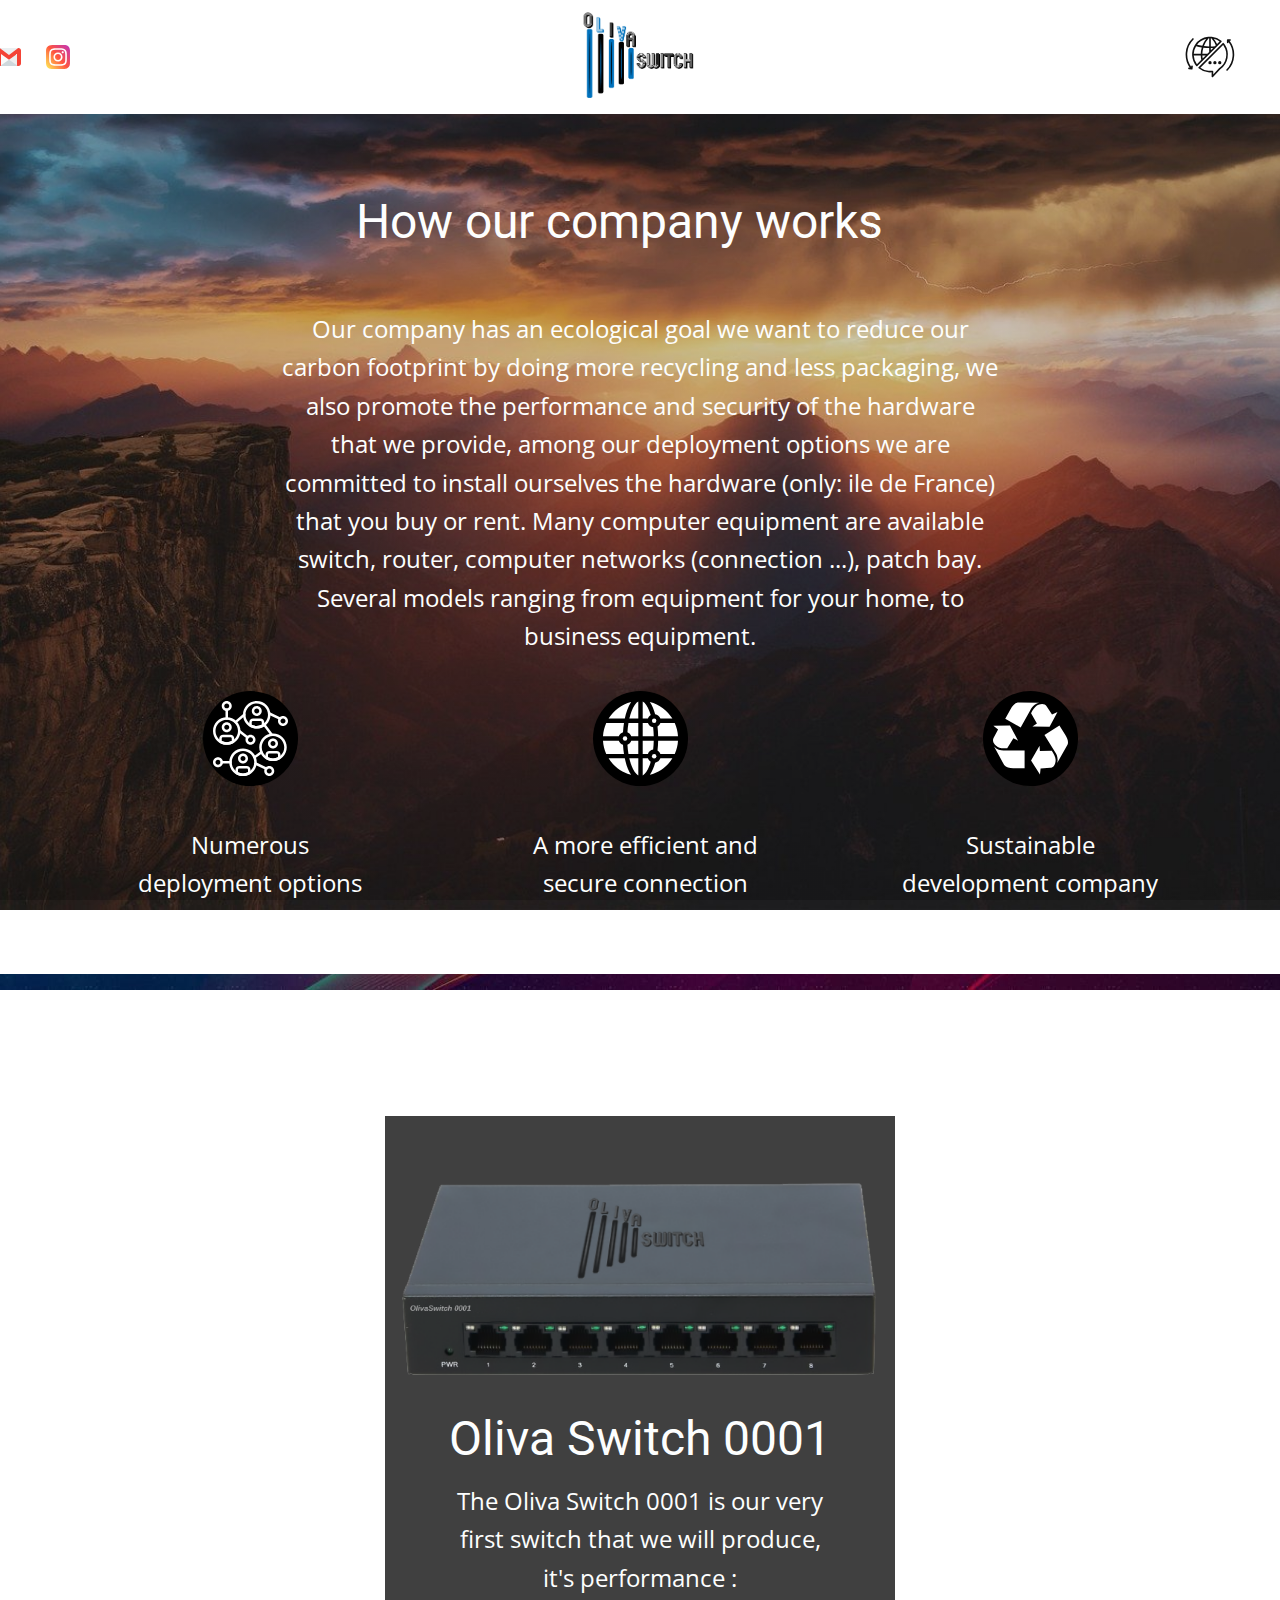
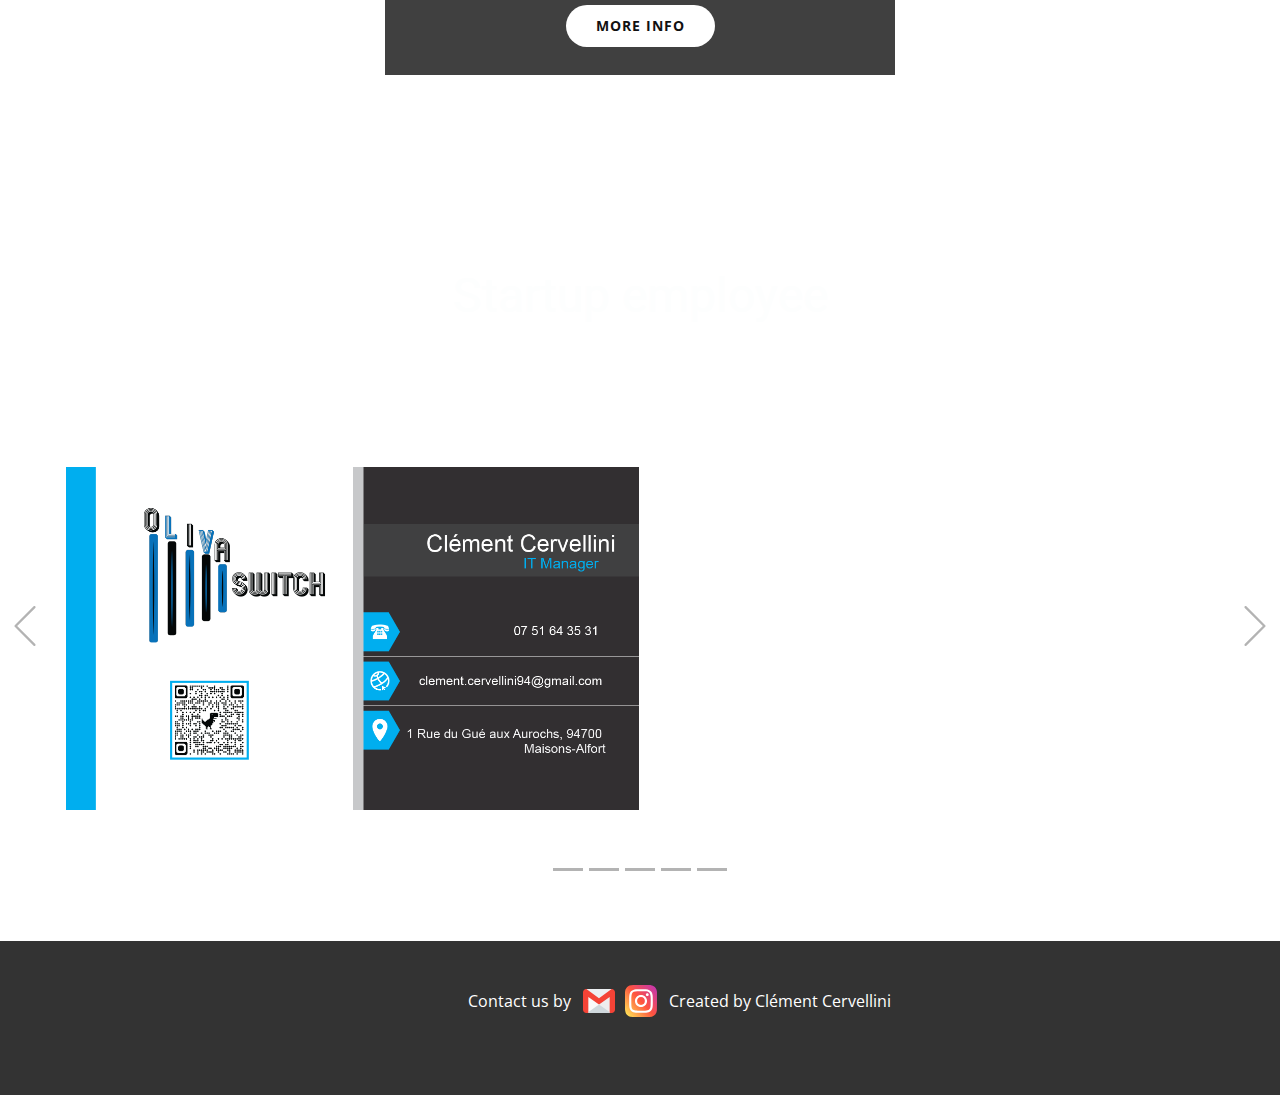
<file: OlivaSwitch-English.html>
<!DOCTYPE html>
<html style="font-size: 16px;">
  <head>
    <meta name="viewport" content="width=device-width, initial-scale=1.0">
    <meta charset="utf-8">
    <meta name="keywords" content="xc60, Safe. Relaxing. Good to ride in. Subtly decorated., How does it work, Car Servicing, Safe. Relaxing. Good to ride in. Subtly decorated.">
    <meta name="description" content="">
    <meta name="page_type" content="np-template-header-footer-from-plugin">
    <title>OlivaSwitch English</title>
    <link rel="stylesheet" href="nicepage.css" media="screen">
<link rel="stylesheet" href="OlivaSwitch-English.css" media="screen">
    <script class="u-script" type="text/javascript" src="jquery.js" defer=""></script>
    <script class="u-script" type="text/javascript" src="nicepage.js" defer=""></script>
    <meta name="generator" content="Nicepage 3.8.0, nicepage.com">
    
    
    
    
    
    <link id="u-theme-google-font" rel="stylesheet" href="https://fonts.googleapis.com/css?family=Roboto:100,100i,300,300i,400,400i,500,500i,700,700i,900,900i|Open+Sans:300,300i,400,400i,600,600i,700,700i,800,800i">
    
    
    
    
    <script type="application/ld+json">{
		"@context": "http://schema.org",
		"@type": "Organization",
		"name": "Startup Oliva Switch",
		"url": "index.html",
		"sameAs": [
				"mailto:oliva.switch@gmail.com",
				"https://www.instagram.com/oliva.switch/?hl=fr",
				"mailto:oliva.switch@gmail.com",
				"https://www.instagram.com/oliva.switch/?hl=fr"
		]
}</script>
    <meta property="og:title" content="OlivaSwitch English">
    <meta property="og:type" content="website">
    <meta name="theme-color" content="#2a3166">
    <link rel="canonical" href="index.html">
    <meta property="og:url" content="index.html">
  </head>
  <body class="u-body"><header class="u-align-left u-clearfix u-header u-header" id="sec-e6a7"><div class="u-clearfix u-sheet u-sheet-1">
        <img src="images/logostartupv23232.png" alt="" class="u-image u-image-default u-image-1" data-image-width="714" data-image-height="535" data-href="OlivaSwitch-Francais.html" data-page-id="89644616">
        <nav class="u-menu u-menu-dropdown u-menu-open-right u-offcanvas u-menu-1" data-responsive-from="XL">
          <div class="menu-collapse">
            <a class="u-button-style u-custom-active-color u-nav-link" href="#" style="font-size: calc(1em + 36px); padding: 18px 34px;">
              <svg class="u-svg-link" preserveAspectRatio="xMidYMin slice" viewBox="0 0 512 512" style=""><use xmlns:xlink="http://www.w3.org/1999/xlink" xlink:href="#svg-cf4f"></use></svg>
              <svg xmlns="http://www.w3.org/2000/svg" xmlns:xlink="http://www.w3.org/1999/xlink" version="1.1" xml:space="preserve" class="u-svg-content" viewBox="0 0 512 512" id="svg-cf4f"><g id="outline"><path d="M370.931,102.051a8,8,0,0,0-2.895-5.788,174.894,174.894,0,0,0-94.463-39.394c-5.751-.572-11.6-.858-17.445-.863-.043,0-.085-.006-.128-.006s-.084.006-.127.006c-5.848,0-11.695.291-17.442.863a175.225,175.225,0,0,0-129.523,78.464l-.061.089h0a176.044,176.044,0,0,0,11.417,208.614,8,8,0,0,0,5.787,2.9c.127.006.253.008.38.008a8,8,0,0,0,5.656-2.342L368.6,108.087A8,8,0,0,0,370.931,102.051ZM230.056,224H180.944a235.387,235.387,0,0,1,9.92-60.224A507.977,507.977,0,0,0,248,167.928v38.128ZM96.222,224A159.08,159.08,0,0,1,119.1,149.149a505.249,505.249,0,0,0,55.761,12.307A251.43,251.43,0,0,0,164.938,224ZM243.007,72.531c1.659-.134,3.323-.251,4.993-.333v79.73a492.129,492.129,0,0,1-51.872-3.608A233.2,233.2,0,0,1,243.007,72.531ZM214.057,240l-30.149,30.148A237.173,237.173,0,0,1,180.95,240ZM264,167.929q11.5-.183,23.021-.893L264,190.056Zm40.476-18.349c-13.389,1.336-26.957,2.124-40.476,2.346V72.2c1.672.082,3.338.2,5,.333a234.1,234.1,0,0,1,43.993,68.532ZM218.7,76.37a248.394,248.394,0,0,0-38.813,69.673,489.955,489.955,0,0,1-51.261-10.866A159.106,159.106,0,0,1,218.7,76.37ZM127.167,326.89A160.316,160.316,0,0,1,96.209,240h68.729a252.685,252.685,0,0,0,5.261,43.858Zm197.995-198a249.34,249.34,0,0,0-31.87-52.527,158.8,158.8,0,0,1,57.6,26.8Z"></path><path d="M403.157,135.429a176.512,176.512,0,0,0-11.42-15.463,8,8,0,0,0-11.824-.563L143.4,355.913a8,8,0,0,0,.561,11.824,174.894,174.894,0,0,0,94.463,39.394A179.213,179.213,0,0,0,272,407.28V448a8,8,0,0,0,13.878,5.426L357.625,375.7a176.04,176.04,0,0,0,45.532-240.272ZM347.729,363.1a8.048,8.048,0,0,0-1.286,1.125L288,427.539v-29.25a8,8,0,0,0-9.132-7.92c-2.422.347-4.672.621-6.881.84a162.556,162.556,0,0,1-31.978,0,158.85,158.85,0,0,1-78.9-30.372L384.834,137.11q2.584,3.5,4.953,7.108A160.04,160.04,0,0,1,347.729,363.1Z"></path><circle cx="256" cy="312" r="16"></circle><circle cx="304" cy="312" r="16"></circle><circle cx="352" cy="312" r="16"></circle><path d="M79.992,340.062a8,8,0,0,0-8.93,6.946l-.676,5.4A208.021,208.021,0,0,1,93.63,84.217,8,8,0,1,0,82.37,72.85,224.007,224.007,0,0,0,56.932,361.087l-6.76-1a8,8,0,1,0-2.344,15.828l27,4a8,8,0,0,0,9.11-6.922l3-24A8,8,0,0,0,79.992,340.062Z"></path><path d="M454.534,96a8,8,0,0,0,0-16h-24a8,8,0,0,0-8,8v24a8,8,0,0,0,16,0v-2.638A208,208,0,0,1,418.316,378.37a8,8,0,0,0,11.368,11.26A224,224,0,0,0,448.521,96Z"></path>
</g></svg>
            </a>
          </div>
          <div class="u-custom-menu u-nav-container">
            <ul class="u-nav u-unstyled"><li class="u-nav-item"><a class="u-active-black u-button-style u-nav-link" href="OlivaSwitch-Francais.html">Francais</a>
</li><li class="u-nav-item"><a class="u-active-black u-button-style u-nav-link" href="OlivaSwitch-English.html">English</a>
</li></ul>
          </div>
          <div class="u-custom-menu u-nav-container-collapse">
            <div class="u-black u-container-style u-inner-container-layout u-opacity u-opacity-95 u-sidenav">
              <div class="u-sidenav-overflow">
                <div class="u-menu-close"></div>
                <ul class="u-align-center u-nav u-popupmenu-items u-unstyled u-nav-2"><li class="u-nav-item"><a class="u-button-style u-nav-link" href="OlivaSwitch-Francais.html">Francais</a>
</li><li class="u-nav-item"><a class="u-button-style u-nav-link" href="OlivaSwitch-English.html">English</a>
</li></ul>
              </div>
            </div>
            <div class="u-black u-menu-overlay u-opacity u-opacity-80"></div>
          </div>
        </nav>
        <div class="u-align-left u-social-icons u-spacing-25 u-text-palette-5-base u-social-icons-1">
          <a class="u-social-url" href="mailto:oliva.switch@gmail.com" title="oliva.switch"><span class="u-icon u-icon-circle u-social-facebook u-social-icon u-icon-1"><svg class="u-svg-link" preserveAspectRatio="xMidYMin slice" viewBox="0 0 512 512" style=""><use xmlns:xlink="http://www.w3.org/1999/xlink" xlink:href="#svg-339c"></use></svg><svg xmlns="http://www.w3.org/2000/svg" xmlns:xlink="http://www.w3.org/1999/xlink" version="1.1" xml:space="preserve" class="u-svg-content" viewBox="0 0 512 512" x="0px" y="0px" id="svg-339c" style="enable-background:new 0 0 512 512;"><path style="fill:#CFD8DC;" d="M443.499,417.941l-181.333-128c-3.689-2.606-8.62-2.606-12.309,0l-181.333,128  c-2.837,1.999-4.525,5.254-4.523,8.725v10.667C64,443.224,68.776,448,74.667,448h362.667c5.891,0,10.667-4.776,10.667-10.667  v-10.667C448.007,423.2,446.328,419.945,443.499,417.941z"></path><path style="fill:#FAFAFA;" d="M262.165,289.941l-181.333-128c-4.807-3.405-11.465-2.268-14.87,2.539  c-1.281,1.808-1.967,3.97-1.962,6.186v256c-0.012,5.891,4.755,10.676,10.646,10.688c2.216,0.004,4.378-0.682,6.186-1.962  l181.333-128c4.813-3.397,5.961-10.052,2.564-14.865c-0.702-0.995-1.569-1.862-2.564-2.564V289.941z"></path><path style="fill:#EEEEEE;" d="M442.24,161.195c-3.546-1.812-7.802-1.525-11.072,0.747l-181.333,128  c-4.813,3.397-5.961,10.052-2.564,14.865c0.702,0.995,1.569,1.862,2.564,2.564l181.333,128c4.807,3.405,11.465,2.268,14.87-2.539  c1.277-1.802,1.962-3.956,1.962-6.165v-256C448,166.681,445.779,163.028,442.24,161.195z"></path><path style="fill:#ECEFF1;" d="M468.8,71.339C467.362,66.96,463.275,64,458.667,64H53.333c-5.891,0-10.667,4.776-10.667,10.667  c0,3.357,1.581,6.519,4.267,8.533L249.6,232.533c3.762,2.77,8.889,2.77,12.651,0L464.917,83.2  C468.631,80.495,470.195,75.716,468.8,71.339z"></path><path style="fill:#F44336;" d="M458.667,64c-2.308,0-4.554,0.749-6.4,2.133L256,210.752L59.733,66.133  C57.887,64.749,55.641,64,53.333,64C23.878,64,0,87.878,0,117.333v277.333C0,424.122,23.878,448,53.333,448h21.333  c5.891,0,10.667-4.776,10.667-10.667v-246.08l164.501,116.139c3.689,2.606,8.62,2.606,12.309,0l164.523-116.139v246.08  c0,5.891,4.776,10.667,10.667,10.667h21.333C488.122,448,512,424.122,512,394.667V117.333C512,87.878,488.122,64,458.667,64z"></path></svg>
          
          
        </span>
          </a>
          <a class="u-social-url" target="_blank" href="https://www.instagram.com/oliva.switch/?hl=fr" title="instagram"><span class="u-icon u-icon-circle u-social-icon u-social-instagram u-icon-2"><svg class="u-svg-link" preserveAspectRatio="xMidYMin slice" viewBox="0 0 24 24" style=""><use xmlns:xlink="http://www.w3.org/1999/xlink" xlink:href="#svg-64c0"></use></svg><svg xmlns="http://www.w3.org/2000/svg" xmlns:xlink="http://www.w3.org/1999/xlink" version="1.1" xml:space="preserve" class="u-svg-content" viewBox="0 0 24 24" id="svg-64c0"><linearGradient id="SVGID_1_" gradientTransform="matrix(0 -1.982 -1.844 0 -132.522 -51.077)" gradientUnits="userSpaceOnUse" x1="-37.106" x2="-26.555" y1="-72.705" y2="-84.047"><stop offset="0" stop-color="#fd5"></stop><stop offset=".5" stop-color="#ff543e"></stop><stop offset="1" stop-color="#c837ab"></stop>
</linearGradient><path d="m1.5 1.633c-1.886 1.959-1.5 4.04-1.5 10.362 0 5.25-.916 10.513 3.878 11.752 1.497.385 14.761.385 16.256-.002 1.996-.515 3.62-2.134 3.842-4.957.031-.394.031-13.185-.001-13.587-.236-3.007-2.087-4.74-4.526-5.091-.559-.081-.671-.105-3.539-.11-10.173.005-12.403-.448-14.41 1.633z" fill="url(#SVGID_1_)"></path><path d="m11.998 3.139c-3.631 0-7.079-.323-8.396 3.057-.544 1.396-.465 3.209-.465 5.805 0 2.278-.073 4.419.465 5.804 1.314 3.382 4.79 3.058 8.394 3.058 3.477 0 7.062.362 8.395-3.058.545-1.41.465-3.196.465-5.804 0-3.462.191-5.697-1.488-7.375-1.7-1.7-3.999-1.487-7.374-1.487zm-.794 1.597c7.574-.012 8.538-.854 8.006 10.843-.189 4.137-3.339 3.683-7.211 3.683-7.06 0-7.263-.202-7.263-7.265 0-7.145.56-7.257 6.468-7.263zm5.524 1.471c-.587 0-1.063.476-1.063 1.063s.476 1.063 1.063 1.063 1.063-.476 1.063-1.063-.476-1.063-1.063-1.063zm-4.73 1.243c-2.513 0-4.55 2.038-4.55 4.551s2.037 4.55 4.55 4.55 4.549-2.037 4.549-4.55-2.036-4.551-4.549-4.551zm0 1.597c3.905 0 3.91 5.908 0 5.908-3.904 0-3.91-5.908 0-5.908z" fill="#fff"></path></svg>
          
          
        </span>
          </a>
        </div>
      </div></header>
    <section class="skrollable u-align-center u-clearfix u-image u-parallax u-shading u-section-1" id="carousel_aae5" data-image-width="1280" data-image-height="853">
      <div class="u-clearfix u-sheet u-sheet-1">
        <div class="u-clearfix u-custom-html u-expanded-width-md u-expanded-width-sm u-expanded-width-xs u-custom-html-1">
          <style></style>
          <h style="color:#FDFEFE" ;="">
            <h1> How our company works </h1>
          </h>
        </div>
        <div class="u-clearfix u-custom-html u-expanded-width-md u-expanded-width-sm u-expanded-width-xs u-custom-html-2">
          <style></style>
          <font size="5">
            <p style="color:#FDFEFE" ;=""> Our company has an ecological goal we want to reduce our carbon footprint by doing more recycling and less packaging, we also promote the performance and security of the hardware that we provide, among our deployment options we are committed to install ourselves the hardware (only: ile de France) that you buy or rent. Many computer equipment are available switch, router, computer networks (connection ...), patch bay. Several models ranging from equipment for your home, to business equipment.</p>
          </font>
        </div>
        <div class="u-clearfix u-expanded-width u-gutter-30 u-layout-wrap u-layout-wrap-1">
          <div class="u-layout">
            <div class="u-layout-row">
              <div class="u-container-style u-layout-cell u-left-cell u-size-20 u-size-20-md u-layout-cell-1">
                <div class="u-container-layout u-valign-bottom-sm u-valign-bottom-xs u-container-layout-1"><span class="u-black u-icon u-icon-circle u-spacing-10 u-icon-1"><svg class="u-svg-link" preserveAspectRatio="xMidYMin slice" viewBox="0 0 512 512" style=""><use xmlns:xlink="http://www.w3.org/1999/xlink" xlink:href="#svg-7d5d"></use></svg><svg xmlns="http://www.w3.org/2000/svg" xmlns:xlink="http://www.w3.org/1999/xlink" version="1.1" xml:space="preserve" class="u-svg-content" viewBox="0 0 512 512" x="0px" y="0px" id="svg-7d5d" style="enable-background:new 0 0 512 512;"><g><g><path d="M477.867,102.4c-18.825,0-34.133,15.309-34.133,34.133s15.309,34.133,34.133,34.133S512,155.358,512,136.533    C512,117.709,496.691,102.4,477.867,102.4z M477.867,153.6c-9.412,0-17.067-7.654-17.067-17.067    c0-9.412,7.654-17.067,17.067-17.067s17.067,7.654,17.067,17.067C494.933,145.946,487.279,153.6,477.867,153.6z"></path>
</g>
</g><g><g><path d="M34.133,384C15.309,384,0,399.309,0,418.133s15.309,34.133,34.133,34.133c18.825,0,34.133-15.309,34.133-34.133    S52.958,384,34.133,384z M34.133,435.2c-9.412,0-17.067-7.654-17.067-17.067s7.654-17.067,17.067-17.067    c9.412,0,17.067,7.654,17.067,17.067S43.546,435.2,34.133,435.2z"></path>
</g>
</g><g><g><path d="M461.321,113.186l-73.617-35.541c-4.25-2.057-9.344-0.265-11.392,3.977c-2.048,4.241-0.265,9.344,3.977,11.392    l73.617,35.541c1.195,0.58,2.458,0.853,3.703,0.853c3.174,0,6.221-1.775,7.688-4.83    C467.345,120.337,465.562,115.234,461.321,113.186z"></path>
</g>
</g><g><g><path d="M384,443.733c-18.825,0-34.133,15.309-34.133,34.133S365.175,512,384,512c18.825,0,34.133-15.309,34.133-34.133    S402.825,443.733,384,443.733z M384,494.933c-9.412,0-17.067-7.654-17.067-17.067S374.588,460.8,384,460.8    c9.412,0,17.067,7.654,17.067,17.067S393.412,494.933,384,494.933z"></path>
</g>
</g><g><g><path d="M367.454,454.52l-73.617-35.541c-4.25-2.057-9.344-0.273-11.392,3.977c-2.048,4.241-0.265,9.344,3.977,11.392    l73.617,35.541c1.195,0.58,2.458,0.853,3.703,0.853c3.174,0,6.221-1.775,7.689-4.83    C373.478,461.67,371.695,456.568,367.454,454.52z"></path>
</g>
</g><g><g><path d="M256,230.4c-18.825,0-34.133,15.309-34.133,34.133c0,18.825,15.309,34.133,34.133,34.133    c18.825,0,34.133-15.309,34.133-34.133C290.133,245.709,274.825,230.4,256,230.4z M256,281.6c-9.412,0-17.067-7.654-17.067-17.067    c0-9.412,7.654-17.067,17.067-17.067c9.412,0,17.067,7.654,17.067,17.067C273.067,273.946,265.412,281.6,256,281.6z"></path>
</g>
</g><g><g><path d="M240.998,242.142l-56.55-44.075c-3.721-2.876-9.079-2.236-11.981,1.485c-2.893,3.721-2.236,9.079,1.485,11.981    l56.55,44.075c1.562,1.212,3.405,1.801,5.24,1.801c2.543,0,5.052-1.126,6.741-3.285    C245.376,250.402,244.719,245.043,240.998,242.142z"></path>
</g>
</g><g><g><path d="M409.6,221.867c-51.755,0-93.867,42.112-93.867,93.867c0,51.755,42.112,93.867,93.867,93.867    c51.755,0,93.867-42.112,93.867-93.867C503.467,263.979,461.355,221.867,409.6,221.867z M409.6,392.533    c-42.351,0-76.8-34.449-76.8-76.8s34.449-76.8,76.8-76.8s76.8,34.449,76.8,76.8S451.951,392.533,409.6,392.533z"></path>
</g>
</g><g><g><path d="M409.6,256c-18.825,0-34.133,15.309-34.133,34.133c0,18.825,15.309,34.133,34.133,34.133    c18.825,0,34.133-15.309,34.133-34.133S428.425,256,409.6,256z M409.6,307.2c-9.412,0-17.067-7.654-17.067-17.067    c0-9.412,7.654-17.067,17.067-17.067c9.412,0,17.067,7.654,17.067,17.067C426.667,299.546,419.012,307.2,409.6,307.2z"></path>
</g>
</g><g><g><path d="M434.355,341.333h-49.51c-14.583,0-26.445,11.546-26.445,25.728v22.494c0,3.046,1.621,5.862,4.258,7.39    C376.96,405.222,393.19,409.6,409.6,409.6s32.64-4.378,46.942-12.655c2.637-1.519,4.258-4.344,4.258-7.381V367.07    C460.8,352.879,448.939,341.333,434.355,341.333z M443.733,384.469c-21.239,10.581-47.027,10.581-68.267,0V367.07    c0-4.779,4.207-8.67,9.378-8.67h49.51c5.171,0,9.378,3.891,9.378,8.67V384.469z"></path>
</g>
</g><g><g><path d="M204.8,324.267c-51.755,0-93.867,42.112-93.867,93.867S153.045,512,204.8,512c51.755,0,93.867-42.112,93.867-93.867    S256.555,324.267,204.8,324.267z M204.8,494.933c-42.351,0-76.8-34.449-76.8-76.8s34.449-76.8,76.8-76.8    c42.351,0,76.8,34.449,76.8,76.8S247.151,494.933,204.8,494.933z"></path>
</g>
</g><g><g><path d="M204.8,358.4c-18.825,0-34.133,15.309-34.133,34.133c0,18.825,15.309,34.133,34.133,34.133s34.133-15.309,34.133-34.133    C238.933,373.709,223.625,358.4,204.8,358.4z M204.8,409.6c-9.412,0-17.067-7.654-17.067-17.067    c0-9.412,7.654-17.067,17.067-17.067c9.412,0,17.067,7.654,17.067,17.067C221.867,401.946,214.212,409.6,204.8,409.6z"></path>
</g>
</g><g><g><path d="M229.555,443.733h-49.51c-14.583,0-26.445,11.546-26.445,25.728v22.494c0,3.046,1.621,5.862,4.258,7.39    C172.16,507.622,188.39,512,204.8,512s32.64-4.378,46.942-12.655c2.637-1.519,4.258-4.343,4.258-7.381V469.47    C256,455.279,244.139,443.733,229.555,443.733z M238.933,486.869c-21.24,10.581-47.027,10.581-68.267,0V469.47    c0-4.779,4.207-8.67,9.378-8.67h49.51c5.171,0,9.378,3.891,9.378,8.67V486.869z"></path>
</g>
</g><g><g><path d="M93.867,110.933C42.112,110.933,0,153.045,0,204.8c0,51.755,42.112,93.867,93.867,93.867    c51.755,0,93.867-42.112,93.867-93.867C187.733,153.045,145.621,110.933,93.867,110.933z M93.867,281.6    c-42.351,0-76.8-34.449-76.8-76.8c0-42.351,34.449-76.8,76.8-76.8c42.351,0,76.8,34.449,76.8,76.8    C170.667,247.151,136.218,281.6,93.867,281.6z"></path>
</g>
</g><g><g><path d="M93.867,145.067c-18.825,0-34.133,15.309-34.133,34.133s15.309,34.133,34.133,34.133    c18.825,0,34.133-15.309,34.133-34.133S112.691,145.067,93.867,145.067z M93.867,196.267c-9.412,0-17.067-7.654-17.067-17.067    s7.654-17.067,17.067-17.067c9.412,0,17.067,7.654,17.067,17.067S103.279,196.267,93.867,196.267z"></path>
</g>
</g><g><g><path d="M118.622,230.4h-49.51c-14.583,0-26.445,11.546-26.445,25.728v22.494c0,3.046,1.621,5.862,4.258,7.39    c14.302,8.277,30.532,12.655,46.942,12.655c16.41,0,32.64-4.378,46.942-12.655c2.637-1.519,4.258-4.344,4.258-7.381v-22.494    C145.067,241.946,133.205,230.4,118.622,230.4z M128,273.536c-21.239,10.581-47.027,10.581-68.267,0v-17.399    c0-4.779,4.207-8.67,9.378-8.67h49.51c5.171,0,9.378,3.891,9.378,8.67V273.536z"></path>
</g>
</g><g><g><path d="M298.667,0C246.912,0,204.8,42.112,204.8,93.867c0,51.755,42.112,93.867,93.867,93.867    c51.755,0,93.867-42.112,93.867-93.867C392.533,42.112,350.421,0,298.667,0z M298.667,170.667c-42.351,0-76.8-34.449-76.8-76.8    c0-42.351,34.449-76.8,76.8-76.8s76.8,34.449,76.8,76.8C375.467,136.218,341.018,170.667,298.667,170.667z"></path>
</g>
</g><g><g><path d="M298.667,34.133c-18.825,0-34.133,15.309-34.133,34.133s15.309,34.133,34.133,34.133S332.8,87.091,332.8,68.267    S317.491,34.133,298.667,34.133z M298.667,85.333c-9.412,0-17.067-7.654-17.067-17.067c0-9.412,7.654-17.067,17.067-17.067    s17.067,7.654,17.067,17.067C315.733,77.679,308.079,85.333,298.667,85.333z"></path>
</g>
</g><g><g><path d="M323.422,119.467h-49.51c-14.583,0-26.445,11.546-26.445,25.728v22.494c0,3.046,1.621,5.862,4.258,7.39    c14.302,8.277,30.532,12.655,46.942,12.655s32.64-4.378,46.942-12.655c2.637-1.519,4.258-4.344,4.258-7.381v-22.494    C349.867,131.012,338.005,119.467,323.422,119.467z M332.8,162.603c-21.239,10.581-47.027,10.581-68.267,0v-17.399    c0-4.779,4.207-8.67,9.378-8.67h49.51c5.171,0,9.378,3.891,9.378,8.67V162.603z"></path>
</g>
</g><g><g><path d="M219.827,88.311c-3.063-3.567-8.448-3.994-12.032-0.93l-59.136,50.603c-3.584,3.063-4.002,8.448-0.939,12.032    c1.69,1.971,4.079,2.987,6.485,2.987c1.963,0,3.934-0.674,5.547-2.057l59.136-50.603C222.473,97.28,222.891,91.895,219.827,88.311    z"></path>
</g>
</g><g><g><path d="M407.893,225.289l-51.2-68.267c-2.825-3.78-8.175-4.523-11.947-1.707c-3.772,2.825-4.531,8.175-1.707,11.938l51.2,68.267    c1.681,2.236,4.241,3.413,6.835,3.413c1.775,0,3.576-0.555,5.112-1.707C409.958,234.402,410.718,229.052,407.893,225.289z"></path>
</g>
</g><g><g><path d="M337.86,343.953c-2.825-3.772-8.175-4.531-11.947-1.707l-47.667,35.746c-3.772,2.825-4.531,8.175-1.707,11.938    c1.681,2.236,4.241,3.413,6.835,3.413c1.783,0,3.575-0.563,5.112-1.707l47.667-35.746    C339.925,353.067,340.685,347.716,337.86,343.953z"></path>
</g>
</g><g><g><path d="M119.467,409.6H59.733c-4.71,0-8.533,3.814-8.533,8.533s3.823,8.533,8.533,8.533h59.733c4.71,0,8.533-3.814,8.533-8.533    S124.177,409.6,119.467,409.6z"></path>
</g>
</g><g><g><path d="M93.867,0C75.042,0,59.733,15.309,59.733,34.133c0,18.825,15.309,34.133,34.133,34.133    c18.825,0,34.133-15.309,34.133-34.133C128,15.309,112.691,0,93.867,0z M93.867,51.2c-9.412,0-17.067-7.654-17.067-17.067    c0-9.412,7.654-17.067,17.067-17.067c9.412,0,17.067,7.654,17.067,17.067C110.933,43.546,103.279,51.2,93.867,51.2z"></path>
</g>
</g><g><g><path d="M93.867,51.2c-4.71,0-8.533,3.814-8.533,8.533v59.733c0,4.719,3.823,8.533,8.533,8.533c4.71,0,8.533-3.814,8.533-8.533    V59.733C102.4,55.014,98.577,51.2,93.867,51.2z"></path>
</g>
</g></svg></span>
                  <div class="u-clearfix u-custom-html u-custom-html-3">
                    <style></style>
                    <font size="5">
                      <p align="center" style="color:#FDFEFE">Numerous deployment  options </p>
                    </font>
                  </div>
                </div>
              </div>
              <div class="u-container-style u-layout-cell u-size-20 u-size-20-md u-layout-cell-2">
                <div class="u-container-layout u-valign-top-lg u-valign-top-md u-valign-top-xl u-container-layout-2"><span class="u-black u-icon u-icon-circle u-spacing-10 u-text-body-alt-color u-icon-2"><svg class="u-svg-link" preserveAspectRatio="xMidYMin slice" viewBox="0 0 509.102 509.102" style=""><use xmlns:xlink="http://www.w3.org/1999/xlink" xlink:href="#svg-e4f6"></use></svg><svg xmlns="http://www.w3.org/2000/svg" xmlns:xlink="http://www.w3.org/1999/xlink" version="1.1" xml:space="preserve" class="u-svg-content" viewBox="0 0 509.102 509.102" id="svg-e4f6"><g><path d="m194.037 69.17c-5.892 15.256-10.961 32.11-15.155 50.193h60.669v-115.568c-16.42 8.774-32.443 31.53-45.514 65.375z"></path><path d="m324.045 95.804c-2.74-9.319-5.732-18.225-8.98-26.635-13.071-33.845-29.094-56.6-45.514-65.374v115.568h35.247c3.51-9.896 10.384-18.212 19.247-23.559z"></path><path d="m369.962 335.51c9.108 5.333 16.182 13.77 19.759 23.854h97.342c12.715-28.124 20.226-58.522 22.039-90h-134.704c-.456 22.643-1.954 44.814-4.436 66.146z"></path><path d="m165.835 212.425c12.156 4.737 21.762 14.606 26.136 26.938h47.58v-90h-66.631c-3.363 20.034-5.744 41.189-7.085 63.062z"></path><path d="m340.33 178.836c-16.512-2.547-30.082-14.105-35.532-29.473h-35.247v90h74.83c-.449-20.759-1.815-41.042-4.051-60.527z"></path><path d="m340.371 329.898c2.225-19.49 3.58-39.775 4.018-60.535h-74.838v90h35.33c5.446-15.355 18.997-26.905 35.49-29.465z"></path><path d="m369.917 173.195c2.496 21.335 4.005 43.515 4.473 66.169h134.712c-1.814-31.479-9.324-61.876-22.039-90h-97.425c-3.572 10.069-10.631 18.496-19.721 23.831z"></path><path d="m135.825 211.511c1.274-21.412 3.499-42.235 6.617-62.148h-120.403c-12.716 28.124-20.225 58.522-22.039 90h107.131c4.677-13.186 15.332-23.561 28.694-27.852z"></path><path d="m191.103 7.286c-65.414 16.678-119.384 58.445-152.98 112.077h109.845c8.021-37.617 21.602-80.559 43.135-112.077z"></path><path d="m353.884 89.86c16.611 2.478 30.279 14.067 35.754 29.503h81.342c-33.58-53.605-87.506-95.384-152.98-112.077 16.422 24.039 27.953 54.323 35.884 82.574z"></path><path d="m147.887 389.363h-109.765c33.336 53.216 87.001 95.163 152.667 111.994-21.498-31.693-34.979-74.708-42.902-111.994z"></path><path d="m135.801 297.207c-13.351-4.295-23.996-14.666-28.67-27.844h-107.131c1.814 31.478 9.323 61.876 22.039 90h120.346c-3.107-19.919-5.321-40.744-6.584-62.156z"></path><path d="m353.99 418.863c-7.854 28.076-19.314 58.37-35.678 82.494 65.602-16.814 119.312-58.748 152.667-111.994h-81.259c-5.472 15.43-19.129 27.016-35.73 29.5z"></path><path d="m304.881 389.363h-35.33v115.943c16.42-8.775 32.442-31.53 45.514-65.375 3.29-8.52 6.318-17.546 9.086-26.996-8.875-5.346-15.757-13.668-19.27-23.572z"></path><path d="m165.812 296.31c1.328 21.866 3.697 43.017 7.046 63.053h66.692v-90h-47.58c-4.376 12.34-13.99 22.214-26.158 26.947z"></path><path d="m194.037 439.931c13.071 33.845 29.094 56.6 45.514 65.375v-115.943h-60.758c4.211 18.227 9.312 35.206 15.244 50.568z"></path><circle cx="149.551" cy="254.551" r="15"></circle><circle cx="347.301" cy="374.551" r="15"></circle><circle cx="347.218" cy="134.551" r="15"></circle>
</g></svg></span>
                  <div class="u-clearfix u-custom-html u-custom-html-4">
                    <style></style>
                    <font size="5">
                      <p align="center" style="color:#FDFEFE"> A more efficient and secure connection </p>
                    </font>
                  </div>
                </div>
              </div>
              <div class="u-container-style u-layout-cell u-right-cell u-size-20 u-size-20-md u-layout-cell-3">
                <div class="u-container-layout u-valign-top-lg u-valign-top-md u-valign-top-xl u-container-layout-3"><span class="u-black u-icon u-icon-circle u-spacing-10 u-text-body-alt-color u-icon-3"><svg class="u-svg-link" preserveAspectRatio="xMidYMin slice" viewBox="0 0 612 612" style=""><use xmlns:xlink="http://www.w3.org/1999/xlink" xlink:href="#svg-4acd"></use></svg><svg xmlns="http://www.w3.org/2000/svg" xmlns:xlink="http://www.w3.org/1999/xlink" version="1.1" xml:space="preserve" class="u-svg-content" viewBox="0 0 612 612" x="0px" y="0px" id="svg-4acd" style="enable-background:new 0 0 612 612;"><g><path d="M3.18,201.694l38.31,29.933L5.433,300.7c-18.028,31.851,12.943,62.878,32.676,73.679   c19.426,10.632,49.577,11.896,77.746,11.513l50.704-82.889l38.31,20.722l-66.479-123.181L3.18,201.694z M8.813,370.78   l82.253,151.962c16.526,21.105,47.7,26.094,80,25.327h86.76V404.166l-164.506-1.151C67.781,404.548,34.353,399.176,8.813,370.78z    M526.309,90.732l-44.752,18.995l-42.933-65.022c-19.116-31.209-61.27-19.164-80.282-7.141   c-18.716,11.836-34.44,37.594-47.761,62.417l47.914,84.532l-36.697,23.46l139.966,1.576L526.309,90.732z M375.692,13.686   l-172.786-1.732c-26.471,4.221-45.948,29.067-60.936,57.691l-42.062,75.882l125.861,69.766L306.53,71.97   C317.569,48.887,338.474,22.256,375.692,13.686z M383.208,600.046l5.082-48.351l77.685-6.025   c36.563-1.59,46.465-44.297,45.167-66.755c-1.277-22.108-16.184-48.348-31.437-72.033l-97.162,0.925l-2.729-43.47l-69.235,121.653   L383.208,600.046z M523.615,505.667l85.283-150.281c9.142-25.199-3.146-54.28-20.915-81.266l-45.976-73.577l-122.037,76.257   l86.199,140.12C521.006,437.765,534.163,468.959,523.615,505.667z"></path>
</g></svg></span>
                  <div class="u-clearfix u-custom-html u-custom-html-5">
                    <style></style>
                    <font size="5">
                      <p align="center" style="color:#FDFEFE"> Sustainable development company </p>
                    </font>
                  </div>
                </div>
              </div>
            </div>
          </div>
        </div>
      </div>
    </section>
    <section class="skrollable u-clearfix u-image u-parallax u-shading u-section-2" id="carousel_af51" data-image-width="1600" data-image-height="900">
      <div class="u-clearfix u-sheet u-valign-middle-lg u-valign-middle-md u-valign-middle-xl u-sheet-1">
        <div class="u-clearfix u-expanded-width u-layout-wrap u-layout-wrap-1">
          <div class="u-layout">
            <div class="u-layout-row">
              <div class="u-container-style u-layout-cell u-left-cell u-size-60 u-layout-cell-1">
                <div class="u-container-layout u-container-layout-1">
                  <div class="u-black u-opacity u-opacity-75 u-shape u-shape-rectangle u-shape-1"></div>
                  <img src="images/OlivaSwitch00012.png" alt="" class="u-expanded-width-xs u-image u-image-round u-image-1">
                  <a href="OlivaSwitch2-English.html" data-page-id="55712320" class="u-btn u-btn-round u-button-style u-hover-grey-90 u-radius-50 u-white u-btn-1">more info</a>
                  <div class="u-clearfix u-custom-html u-custom-html-1">
                    <style></style>
                    <font size="5">
                      <p align="center" style="color:#FDFEFE" ;="">The Oliva Switch 0001 is our very first switch that we will produce, it's performance : </p>
                    </font>
                  </div>
                  <div class="u-clearfix u-custom-html u-custom-html-2">
                    <style></style>
                    <h1 align="center" style="color:#FDFEFE" ;="">Oliva Switch 0001 </h1>
                  </div>
                </div>
              </div>
            </div>
          </div>
        </div>
      </div>
    </section>
    <section class="skrollable u-align-center u-clearfix u-image u-lightbox u-parallax u-shading u-valign-bottom-xs u-section-3" id="carousel_8890" data-image-width="1920" data-image-height="1080">
      <div class="u-clearfix u-custom-html u-custom-html-1">
        <style></style>
      </div>
      <div class="u-clearfix u-custom-html u-custom-html-2">
        <style></style>
        <h1 style="color:#FDFEFE" ;="">Startup employee</h1>
      </div>
      <div id="carousel-af8f" data-interval="5000" data-u-ride="false" class="u-carousel u-expanded-width u-slider u-slider-1">
        <ol class="u-absolute-hcenter u-carousel-indicators u-carousel-indicators-1">
          <li data-u-target="#carousel-af8f" class="u-active u-grey-30" data-u-slide-to="0"></li>
          <li data-u-target="#carousel-af8f" class="u-grey-30" data-u-slide-to="1"></li>
          <li data-u-target="#carousel-af8f" class="u-grey-30" data-u-slide-to="2"></li>
          <li data-u-target="#carousel-af8f" class="u-grey-30" data-u-slide-to="3"></li>
          <li data-u-target="#carousel-af8f" class="u-grey-30" data-u-slide-to="4"></li>
        </ol>
        <div class="u-carousel-inner" role="listbox">
          <div class="u-active u-carousel-item u-container-style u-slide">
            <div class="u-container-layout u-container-layout-1">
              <div class="u-clearfix u-custom-html u-custom-html-3">
                <style></style>
                <h1 align="center"> It Manager</h1>
                <h1>
                  <font size="5">
                    <p align="center">As IT/network manager I am responsible for everything that goes on in the company. 
networks and computing and I coded this website for the startup.
I would help the graphic designer to reproduce the ideas by computer, as well as help the other members of the company in computer science.</p>
                  </font>
                </h1>
              </div>
              <img src="images/OlivaSwitch_Clement_Cervellini_cartedevisite.png" alt="" class="u-image u-image-default u-image-1" data-image-width="1125" data-image-height="675">
            </div>
          </div>
          <div class="u-carousel-item u-container-style u-slide">
            <div class="u-container-layout u-container-layout-2">
              <div class="u-clearfix u-custom-html u-custom-html-4">
                <style></style>
                <h1 align="center"> Project Manager</h1>
                <h1>
                  <font size="4">
                    <p align="center">As project manager, my role is to ensure that the start-up runs smoothly. </p>
                  </font>
                </h1>
              </div>
              <img src="images/OlivaSwitch_Paul_Chavanon_cartedevisite.png" alt="" class="u-image u-image-default u-image-2" data-image-width="1125" data-image-height="675">
            </div>
          </div>
          <div class="test-slide u-carousel-item u-container-style u-slide">
            <div class="u-container-layout u-container-layout-3">
              <div class="u-clearfix u-custom-html u-custom-html-5">
                <style></style>
                <h1 align="center"> Graphic Designer</h1>
                <h1>
                  <font size="4">
                    <p align="center"> I am the Graphic Designer of the project
I will take care of the appearance of the product,
I will give the project to the IT manager who will reproduce it on the computer.
Then send it to the construction manager who will take care of the prototype. </p>
                  </font>
                </h1>
              </div>
              <img src="images/OlivaSwitch_Aymeric_Grassulo_cartedevisite.png" alt="" class="u-image u-image-default u-image-3" data-image-width="1125" data-image-height="675">
            </div>
          </div>
          <div class="test-slide u-carousel-item u-container-style u-slide">
            <div class="u-container-layout u-container-layout-4">
              <div class="u-clearfix u-custom-html u-custom-html-6">
                <style></style>
                <h1 align="center"> Construction Manager</h1>
                <h1>
                  <font size="4">
                    <p align="center"> As head of construction, I will be responsible for building the housing for our project.
I will reproduce the plan of the housing 
And have to reproduce the case designed by the Graphic Designer.
The case that we are going to make will be made of wood for that I contacted a cabinetmaker, he will help us to make it. </p>
                  </font>
                </h1>
              </div>
              <img src="images/OlivaSwitch_Nicodem_Bajor_cartedevisite.png" alt="" class="u-image u-image-default u-image-4" data-image-width="1125" data-image-height="675">
            </div>
          </div>
          <div class="test-slide u-carousel-item u-container-style u-slide">
            <div class="u-container-layout u-container-layout-5">
              <img src="images/OlivaSwitch_Lenny_Gibout_cartedevisite.png" alt="" class="u-image u-image-default u-image-5" data-image-width="1125" data-image-height="675">
              <div class="u-clearfix u-custom-html u-custom-html-7">
                <style></style>
                <h1 align="center"> Comercial</h1>
                <h1>
                  <font size="4">
                    <p align="center"> As a sales representative I am responsible for the good sales of the products:
	
Giving consideration to the customer to buy.
	
I often work with construction manager. </p>
                  </font>
                </h1>
              </div>
            </div>
          </div>
        </div>
        <a class="u-absolute-vcenter u-carousel-control u-carousel-control-prev u-spacing-5 u-text-grey-30 u-carousel-control-1" href="#carousel-af8f" role="button" data-u-slide="prev">
          <span aria-hidden="true">
            <svg viewBox="0 0 477.175 477.175"><path d="M145.188,238.575l215.5-215.5c5.3-5.3,5.3-13.8,0-19.1s-13.8-5.3-19.1,0l-225.1,225.1c-5.3,5.3-5.3,13.8,0,19.1l225.1,225
                    c2.6,2.6,6.1,4,9.5,4s6.9-1.3,9.5-4c5.3-5.3,5.3-13.8,0-19.1L145.188,238.575z"></path></svg>
          </span>
          <span class="sr-only">Previous</span>
        </a>
        <a class="u-absolute-vcenter u-carousel-control u-carousel-control-next u-spacing-5 u-text-grey-30 u-carousel-control-2" href="#carousel-af8f" role="button" data-u-slide="next">
          <span aria-hidden="true">
            <svg viewBox="0 0 477.175 477.175"><path d="M360.731,229.075l-225.1-225.1c-5.3-5.3-13.8-5.3-19.1,0s-5.3,13.8,0,19.1l215.5,215.5l-215.5,215.5
                    c-5.3,5.3-5.3,13.8,0,19.1c2.6,2.6,6.1,4,9.5,4c3.4,0,6.9-1.3,9.5-4l225.1-225.1C365.931,242.875,365.931,234.275,360.731,229.075z"></path></svg>
          </span>
          <span class="sr-only">Next</span>
        </a>
      </div>
    </section>
    
    
    <footer class="u-clearfix u-footer u-grey-80" id="sec-7fa8"><div class="u-clearfix u-sheet u-sheet-1">
        <div class="u-align-left u-social-icons u-spacing-10 u-social-icons-1">
          <a class="u-social-url" title="Gmail" target="_blank" href="mailto:oliva.switch@gmail.com"><span class="u-icon u-icon-circle u-social-icon u-social-twitter u-icon-1"><svg class="u-svg-link" preserveAspectRatio="xMidYMin slice" viewBox="0 0 512 512" style=""><use xmlns:xlink="http://www.w3.org/1999/xlink" xlink:href="#svg-a6a3"></use></svg><svg xmlns="http://www.w3.org/2000/svg" xmlns:xlink="http://www.w3.org/1999/xlink" version="1.1" xml:space="preserve" class="u-svg-content" viewBox="0 0 512 512" x="0px" y="0px" id="svg-a6a3" style="enable-background:new 0 0 512 512;"><path style="fill:#CFD8DC;" d="M443.499,417.941l-181.333-128c-3.689-2.606-8.62-2.606-12.309,0l-181.333,128  c-2.837,1.999-4.525,5.254-4.523,8.725v10.667C64,443.224,68.776,448,74.667,448h362.667c5.891,0,10.667-4.776,10.667-10.667  v-10.667C448.007,423.2,446.328,419.945,443.499,417.941z"></path><path style="fill:#FAFAFA;" d="M262.165,289.941l-181.333-128c-4.807-3.405-11.465-2.268-14.87,2.539  c-1.281,1.808-1.967,3.97-1.962,6.186v256c-0.012,5.891,4.755,10.676,10.646,10.688c2.216,0.004,4.378-0.682,6.186-1.962  l181.333-128c4.813-3.397,5.961-10.052,2.564-14.865c-0.702-0.995-1.569-1.862-2.564-2.564V289.941z"></path><path style="fill:#EEEEEE;" d="M442.24,161.195c-3.546-1.812-7.802-1.525-11.072,0.747l-181.333,128  c-4.813,3.397-5.961,10.052-2.564,14.865c0.702,0.995,1.569,1.862,2.564,2.564l181.333,128c4.807,3.405,11.465,2.268,14.87-2.539  c1.277-1.802,1.962-3.956,1.962-6.165v-256C448,166.681,445.779,163.028,442.24,161.195z"></path><path style="fill:#ECEFF1;" d="M468.8,71.339C467.362,66.96,463.275,64,458.667,64H53.333c-5.891,0-10.667,4.776-10.667,10.667  c0,3.357,1.581,6.519,4.267,8.533L249.6,232.533c3.762,2.77,8.889,2.77,12.651,0L464.917,83.2  C468.631,80.495,470.195,75.716,468.8,71.339z"></path><path style="fill:#F44336;" d="M458.667,64c-2.308,0-4.554,0.749-6.4,2.133L256,210.752L59.733,66.133  C57.887,64.749,55.641,64,53.333,64C23.878,64,0,87.878,0,117.333v277.333C0,424.122,23.878,448,53.333,448h21.333  c5.891,0,10.667-4.776,10.667-10.667v-246.08l164.501,116.139c3.689,2.606,8.62,2.606,12.309,0l164.523-116.139v246.08  c0,5.891,4.776,10.667,10.667,10.667h21.333C488.122,448,512,424.122,512,394.667V117.333C512,87.878,488.122,64,458.667,64z"></path></svg></span>
          </a>
          <a class="u-social-url" title="instagram" target="_blank" href="https://www.instagram.com/oliva.switch/?hl=fr"><span class="u-icon u-icon-circle u-social-icon u-social-instagram u-icon-2"><svg class="u-svg-link" preserveAspectRatio="xMidYMin slice" viewBox="0 0 24 24" style=""><use xmlns:xlink="http://www.w3.org/1999/xlink" xlink:href="#svg-7f1b"></use></svg><svg xmlns="http://www.w3.org/2000/svg" xmlns:xlink="http://www.w3.org/1999/xlink" version="1.1" xml:space="preserve" class="u-svg-content" viewBox="0 0 24 24" id="svg-7f1b"><linearGradient id="SVGID_1_" gradientTransform="matrix(0 -1.982 -1.844 0 -132.522 -51.077)" gradientUnits="userSpaceOnUse" x1="-37.106" x2="-26.555" y1="-72.705" y2="-84.047"><stop offset="0" stop-color="#fd5"></stop><stop offset=".5" stop-color="#ff543e"></stop><stop offset="1" stop-color="#c837ab"></stop>
</linearGradient><path d="m1.5 1.633c-1.886 1.959-1.5 4.04-1.5 10.362 0 5.25-.916 10.513 3.878 11.752 1.497.385 14.761.385 16.256-.002 1.996-.515 3.62-2.134 3.842-4.957.031-.394.031-13.185-.001-13.587-.236-3.007-2.087-4.74-4.526-5.091-.559-.081-.671-.105-3.539-.11-10.173.005-12.403-.448-14.41 1.633z" fill="url(#SVGID_1_)"></path><path d="m11.998 3.139c-3.631 0-7.079-.323-8.396 3.057-.544 1.396-.465 3.209-.465 5.805 0 2.278-.073 4.419.465 5.804 1.314 3.382 4.79 3.058 8.394 3.058 3.477 0 7.062.362 8.395-3.058.545-1.41.465-3.196.465-5.804 0-3.462.191-5.697-1.488-7.375-1.7-1.7-3.999-1.487-7.374-1.487zm-.794 1.597c7.574-.012 8.538-.854 8.006 10.843-.189 4.137-3.339 3.683-7.211 3.683-7.06 0-7.263-.202-7.263-7.265 0-7.145.56-7.257 6.468-7.263zm5.524 1.471c-.587 0-1.063.476-1.063 1.063s.476 1.063 1.063 1.063 1.063-.476 1.063-1.063-.476-1.063-1.063-1.063zm-4.73 1.243c-2.513 0-4.55 2.038-4.55 4.551s2.037 4.55 4.55 4.55 4.549-2.037 4.549-4.55-2.036-4.551-4.549-4.551zm0 1.597c3.905 0 3.91 5.908 0 5.908-3.904 0-3.91-5.908 0-5.908z" fill="#fff"></path></svg></span>
          </a>
        </div>
        <div class="u-clearfix u-custom-html u-custom-html-1">
          <style></style>
          <p>Created by Clément Cervellini </p>
        </div>
        <div class="u-clearfix u-custom-html u-custom-html-2">
          <style></style>
          <p>Contact us by </p>
        </div>
      </div></footer>
  </body>
</html>
</file>
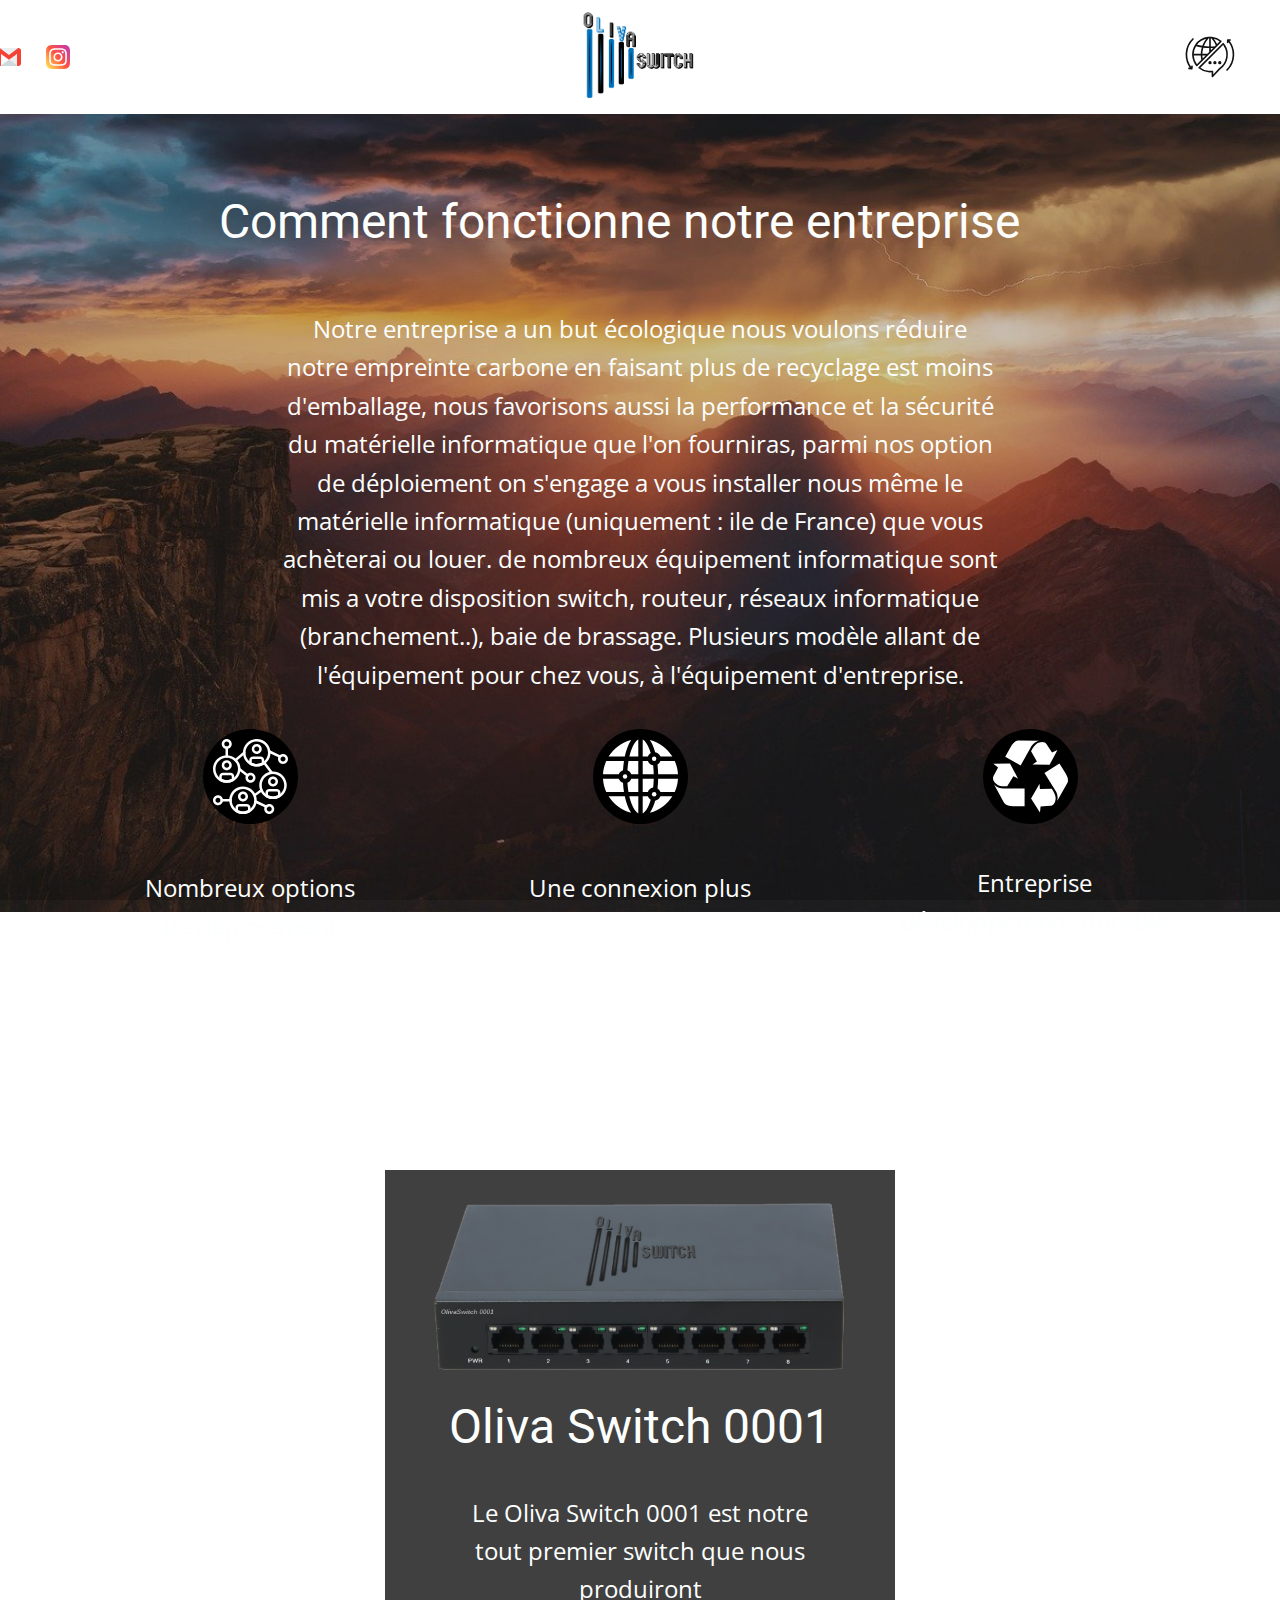
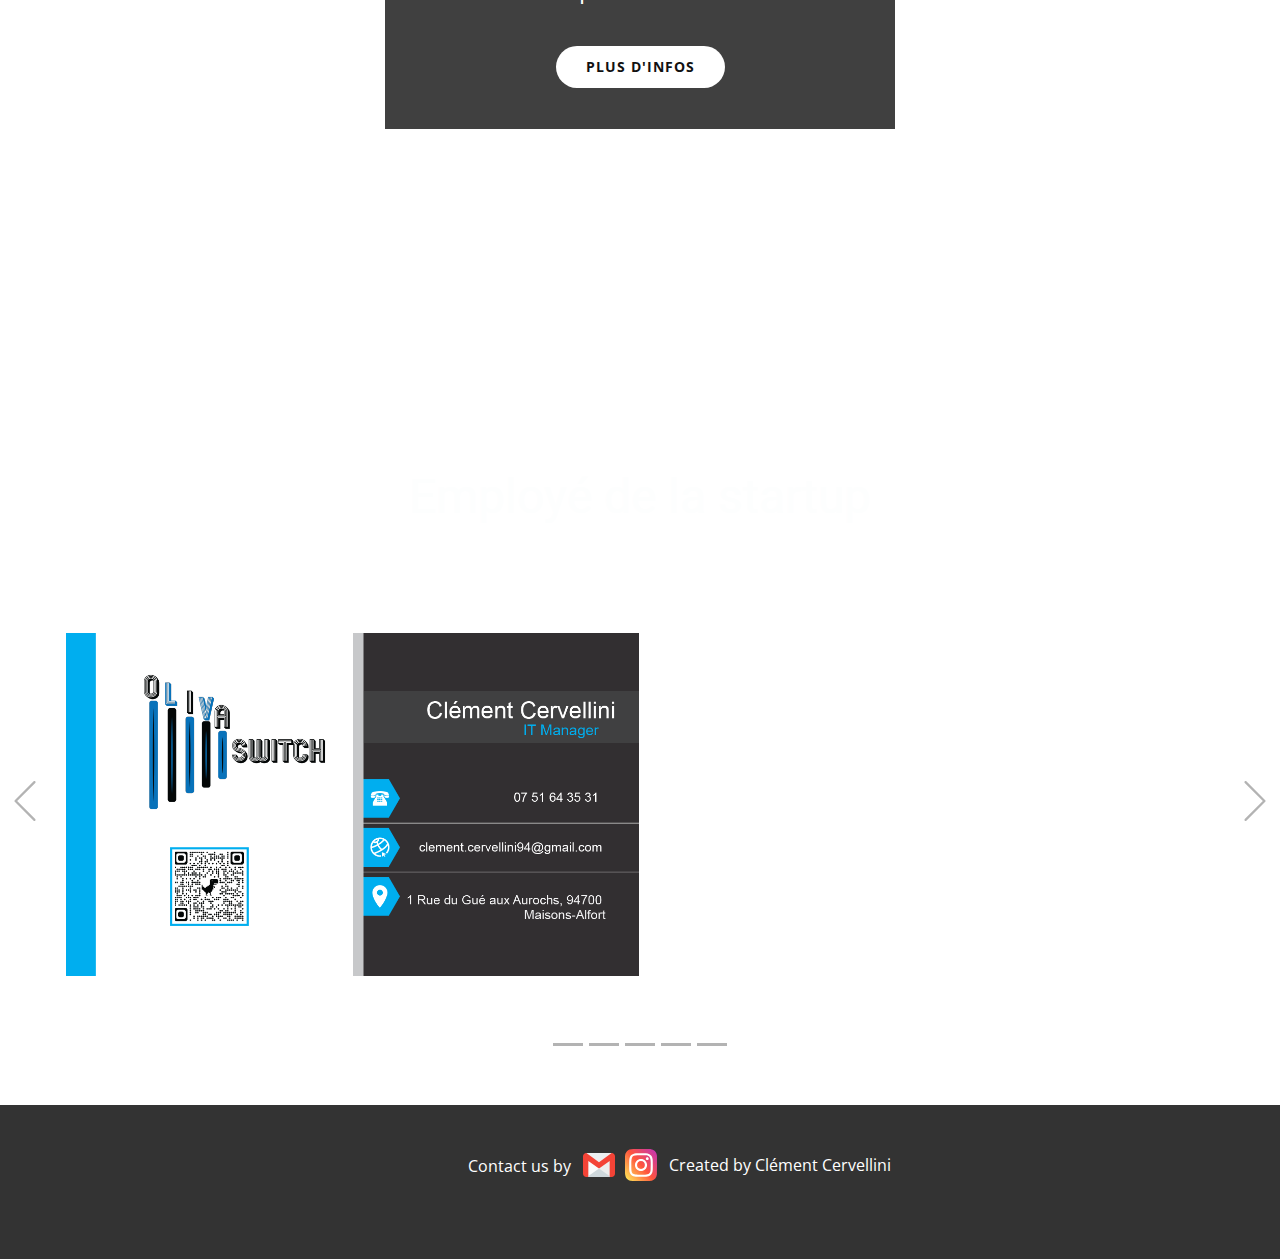
<file: OlivaSwitch-Francais.html>
<!DOCTYPE html>
<html style="font-size: 16px;">
  <head>
    <meta name="viewport" content="width=device-width, initial-scale=1.0">
    <meta charset="utf-8">
    <meta name="keywords" content="xc60, Safe. Relaxing. Good to ride in. Subtly decorated., How does it work, Car Servicing, Safe. Relaxing. Good to ride in. Subtly decorated.">
    <meta name="description" content="">
    <meta name="page_type" content="np-template-header-footer-from-plugin">
    <title>OlivaSwitch Francais</title>
    <link rel="stylesheet" href="nicepage.css" media="screen">
<link rel="stylesheet" href="OlivaSwitch-Francais.css" media="screen">
    <script class="u-script" type="text/javascript" src="jquery.js" defer=""></script>
    <script class="u-script" type="text/javascript" src="nicepage.js" defer=""></script>
    <meta name="generator" content="Nicepage 3.8.0, nicepage.com">
    
    
    
    
    
    <link id="u-theme-google-font" rel="stylesheet" href="https://fonts.googleapis.com/css?family=Roboto:100,100i,300,300i,400,400i,500,500i,700,700i,900,900i|Open+Sans:300,300i,400,400i,600,600i,700,700i,800,800i">
    
    
    
    
    <script type="application/ld+json">{
		"@context": "http://schema.org",
		"@type": "Organization",
		"name": "Startup Oliva Switch",
		"url": "index.html",
		"sameAs": [
				"mailto:oliva.switch@gmail.com",
				"https://www.instagram.com/oliva.switch/?hl=fr",
				"mailto:oliva.switch@gmail.com",
				"https://www.instagram.com/oliva.switch/?hl=fr"
		]
}</script>
    <meta property="og:title" content="OlivaSwitch Francais">
    <meta property="og:type" content="website">
    <meta name="theme-color" content="#2a3166">
    <link rel="canonical" href="index.html">
    <meta property="og:url" content="index.html">
  </head>
  <body class="u-body"><header class="u-align-left u-clearfix u-header u-header" id="sec-e6a7"><div class="u-clearfix u-sheet u-sheet-1">
        <img src="images/logostartupv23232.png" alt="" class="u-image u-image-default u-image-1" data-image-width="714" data-image-height="535" data-href="OlivaSwitch-Francais.html" data-page-id="89644616">
        <nav class="u-menu u-menu-dropdown u-menu-open-right u-offcanvas u-menu-1" data-responsive-from="XL">
          <div class="menu-collapse">
            <a class="u-button-style u-custom-active-color u-nav-link" href="#" style="font-size: calc(1em + 36px); padding: 18px 34px;">
              <svg class="u-svg-link" preserveAspectRatio="xMidYMin slice" viewBox="0 0 512 512" style=""><use xmlns:xlink="http://www.w3.org/1999/xlink" xlink:href="#svg-cf4f"></use></svg>
              <svg xmlns="http://www.w3.org/2000/svg" xmlns:xlink="http://www.w3.org/1999/xlink" version="1.1" xml:space="preserve" class="u-svg-content" viewBox="0 0 512 512" id="svg-cf4f"><g id="outline"><path d="M370.931,102.051a8,8,0,0,0-2.895-5.788,174.894,174.894,0,0,0-94.463-39.394c-5.751-.572-11.6-.858-17.445-.863-.043,0-.085-.006-.128-.006s-.084.006-.127.006c-5.848,0-11.695.291-17.442.863a175.225,175.225,0,0,0-129.523,78.464l-.061.089h0a176.044,176.044,0,0,0,11.417,208.614,8,8,0,0,0,5.787,2.9c.127.006.253.008.38.008a8,8,0,0,0,5.656-2.342L368.6,108.087A8,8,0,0,0,370.931,102.051ZM230.056,224H180.944a235.387,235.387,0,0,1,9.92-60.224A507.977,507.977,0,0,0,248,167.928v38.128ZM96.222,224A159.08,159.08,0,0,1,119.1,149.149a505.249,505.249,0,0,0,55.761,12.307A251.43,251.43,0,0,0,164.938,224ZM243.007,72.531c1.659-.134,3.323-.251,4.993-.333v79.73a492.129,492.129,0,0,1-51.872-3.608A233.2,233.2,0,0,1,243.007,72.531ZM214.057,240l-30.149,30.148A237.173,237.173,0,0,1,180.95,240ZM264,167.929q11.5-.183,23.021-.893L264,190.056Zm40.476-18.349c-13.389,1.336-26.957,2.124-40.476,2.346V72.2c1.672.082,3.338.2,5,.333a234.1,234.1,0,0,1,43.993,68.532ZM218.7,76.37a248.394,248.394,0,0,0-38.813,69.673,489.955,489.955,0,0,1-51.261-10.866A159.106,159.106,0,0,1,218.7,76.37ZM127.167,326.89A160.316,160.316,0,0,1,96.209,240h68.729a252.685,252.685,0,0,0,5.261,43.858Zm197.995-198a249.34,249.34,0,0,0-31.87-52.527,158.8,158.8,0,0,1,57.6,26.8Z"></path><path d="M403.157,135.429a176.512,176.512,0,0,0-11.42-15.463,8,8,0,0,0-11.824-.563L143.4,355.913a8,8,0,0,0,.561,11.824,174.894,174.894,0,0,0,94.463,39.394A179.213,179.213,0,0,0,272,407.28V448a8,8,0,0,0,13.878,5.426L357.625,375.7a176.04,176.04,0,0,0,45.532-240.272ZM347.729,363.1a8.048,8.048,0,0,0-1.286,1.125L288,427.539v-29.25a8,8,0,0,0-9.132-7.92c-2.422.347-4.672.621-6.881.84a162.556,162.556,0,0,1-31.978,0,158.85,158.85,0,0,1-78.9-30.372L384.834,137.11q2.584,3.5,4.953,7.108A160.04,160.04,0,0,1,347.729,363.1Z"></path><circle cx="256" cy="312" r="16"></circle><circle cx="304" cy="312" r="16"></circle><circle cx="352" cy="312" r="16"></circle><path d="M79.992,340.062a8,8,0,0,0-8.93,6.946l-.676,5.4A208.021,208.021,0,0,1,93.63,84.217,8,8,0,1,0,82.37,72.85,224.007,224.007,0,0,0,56.932,361.087l-6.76-1a8,8,0,1,0-2.344,15.828l27,4a8,8,0,0,0,9.11-6.922l3-24A8,8,0,0,0,79.992,340.062Z"></path><path d="M454.534,96a8,8,0,0,0,0-16h-24a8,8,0,0,0-8,8v24a8,8,0,0,0,16,0v-2.638A208,208,0,0,1,418.316,378.37a8,8,0,0,0,11.368,11.26A224,224,0,0,0,448.521,96Z"></path>
</g></svg>
            </a>
          </div>
          <div class="u-custom-menu u-nav-container">
            <ul class="u-nav u-unstyled"><li class="u-nav-item"><a class="u-active-black u-button-style u-nav-link" href="OlivaSwitch-Francais.html">Francais</a>
</li><li class="u-nav-item"><a class="u-active-black u-button-style u-nav-link" href="OlivaSwitch-English.html">English</a>
</li></ul>
          </div>
          <div class="u-custom-menu u-nav-container-collapse">
            <div class="u-black u-container-style u-inner-container-layout u-opacity u-opacity-95 u-sidenav">
              <div class="u-sidenav-overflow">
                <div class="u-menu-close"></div>
                <ul class="u-align-center u-nav u-popupmenu-items u-unstyled u-nav-2"><li class="u-nav-item"><a class="u-button-style u-nav-link" href="OlivaSwitch-Francais.html">Francais</a>
</li><li class="u-nav-item"><a class="u-button-style u-nav-link" href="OlivaSwitch-English.html">English</a>
</li></ul>
              </div>
            </div>
            <div class="u-black u-menu-overlay u-opacity u-opacity-80"></div>
          </div>
        </nav>
        <div class="u-align-left u-social-icons u-spacing-25 u-text-palette-5-base u-social-icons-1">
          <a class="u-social-url" href="mailto:oliva.switch@gmail.com" title="oliva.switch"><span class="u-icon u-icon-circle u-social-facebook u-social-icon u-icon-1"><svg class="u-svg-link" preserveAspectRatio="xMidYMin slice" viewBox="0 0 512 512" style=""><use xmlns:xlink="http://www.w3.org/1999/xlink" xlink:href="#svg-339c"></use></svg><svg xmlns="http://www.w3.org/2000/svg" xmlns:xlink="http://www.w3.org/1999/xlink" version="1.1" xml:space="preserve" class="u-svg-content" viewBox="0 0 512 512" x="0px" y="0px" id="svg-339c" style="enable-background:new 0 0 512 512;"><path style="fill:#CFD8DC;" d="M443.499,417.941l-181.333-128c-3.689-2.606-8.62-2.606-12.309,0l-181.333,128  c-2.837,1.999-4.525,5.254-4.523,8.725v10.667C64,443.224,68.776,448,74.667,448h362.667c5.891,0,10.667-4.776,10.667-10.667  v-10.667C448.007,423.2,446.328,419.945,443.499,417.941z"></path><path style="fill:#FAFAFA;" d="M262.165,289.941l-181.333-128c-4.807-3.405-11.465-2.268-14.87,2.539  c-1.281,1.808-1.967,3.97-1.962,6.186v256c-0.012,5.891,4.755,10.676,10.646,10.688c2.216,0.004,4.378-0.682,6.186-1.962  l181.333-128c4.813-3.397,5.961-10.052,2.564-14.865c-0.702-0.995-1.569-1.862-2.564-2.564V289.941z"></path><path style="fill:#EEEEEE;" d="M442.24,161.195c-3.546-1.812-7.802-1.525-11.072,0.747l-181.333,128  c-4.813,3.397-5.961,10.052-2.564,14.865c0.702,0.995,1.569,1.862,2.564,2.564l181.333,128c4.807,3.405,11.465,2.268,14.87-2.539  c1.277-1.802,1.962-3.956,1.962-6.165v-256C448,166.681,445.779,163.028,442.24,161.195z"></path><path style="fill:#ECEFF1;" d="M468.8,71.339C467.362,66.96,463.275,64,458.667,64H53.333c-5.891,0-10.667,4.776-10.667,10.667  c0,3.357,1.581,6.519,4.267,8.533L249.6,232.533c3.762,2.77,8.889,2.77,12.651,0L464.917,83.2  C468.631,80.495,470.195,75.716,468.8,71.339z"></path><path style="fill:#F44336;" d="M458.667,64c-2.308,0-4.554,0.749-6.4,2.133L256,210.752L59.733,66.133  C57.887,64.749,55.641,64,53.333,64C23.878,64,0,87.878,0,117.333v277.333C0,424.122,23.878,448,53.333,448h21.333  c5.891,0,10.667-4.776,10.667-10.667v-246.08l164.501,116.139c3.689,2.606,8.62,2.606,12.309,0l164.523-116.139v246.08  c0,5.891,4.776,10.667,10.667,10.667h21.333C488.122,448,512,424.122,512,394.667V117.333C512,87.878,488.122,64,458.667,64z"></path></svg>
          
          
        </span>
          </a>
          <a class="u-social-url" target="_blank" href="https://www.instagram.com/oliva.switch/?hl=fr" title="instagram"><span class="u-icon u-icon-circle u-social-icon u-social-instagram u-icon-2"><svg class="u-svg-link" preserveAspectRatio="xMidYMin slice" viewBox="0 0 24 24" style=""><use xmlns:xlink="http://www.w3.org/1999/xlink" xlink:href="#svg-64c0"></use></svg><svg xmlns="http://www.w3.org/2000/svg" xmlns:xlink="http://www.w3.org/1999/xlink" version="1.1" xml:space="preserve" class="u-svg-content" viewBox="0 0 24 24" id="svg-64c0"><linearGradient id="SVGID_1_" gradientTransform="matrix(0 -1.982 -1.844 0 -132.522 -51.077)" gradientUnits="userSpaceOnUse" x1="-37.106" x2="-26.555" y1="-72.705" y2="-84.047"><stop offset="0" stop-color="#fd5"></stop><stop offset=".5" stop-color="#ff543e"></stop><stop offset="1" stop-color="#c837ab"></stop>
</linearGradient><path d="m1.5 1.633c-1.886 1.959-1.5 4.04-1.5 10.362 0 5.25-.916 10.513 3.878 11.752 1.497.385 14.761.385 16.256-.002 1.996-.515 3.62-2.134 3.842-4.957.031-.394.031-13.185-.001-13.587-.236-3.007-2.087-4.74-4.526-5.091-.559-.081-.671-.105-3.539-.11-10.173.005-12.403-.448-14.41 1.633z" fill="url(#SVGID_1_)"></path><path d="m11.998 3.139c-3.631 0-7.079-.323-8.396 3.057-.544 1.396-.465 3.209-.465 5.805 0 2.278-.073 4.419.465 5.804 1.314 3.382 4.79 3.058 8.394 3.058 3.477 0 7.062.362 8.395-3.058.545-1.41.465-3.196.465-5.804 0-3.462.191-5.697-1.488-7.375-1.7-1.7-3.999-1.487-7.374-1.487zm-.794 1.597c7.574-.012 8.538-.854 8.006 10.843-.189 4.137-3.339 3.683-7.211 3.683-7.06 0-7.263-.202-7.263-7.265 0-7.145.56-7.257 6.468-7.263zm5.524 1.471c-.587 0-1.063.476-1.063 1.063s.476 1.063 1.063 1.063 1.063-.476 1.063-1.063-.476-1.063-1.063-1.063zm-4.73 1.243c-2.513 0-4.55 2.038-4.55 4.551s2.037 4.55 4.55 4.55 4.549-2.037 4.549-4.55-2.036-4.551-4.549-4.551zm0 1.597c3.905 0 3.91 5.908 0 5.908-3.904 0-3.91-5.908 0-5.908z" fill="#fff"></path></svg>
          
          
        </span>
          </a>
        </div>
      </div></header>
    <section class="skrollable u-align-center u-clearfix u-image u-parallax u-shading u-section-1" id="carousel_aae5" data-image-width="1280" data-image-height="853">
      <div class="u-clearfix u-sheet u-sheet-1">
        <div class="u-clearfix u-custom-html u-expanded-width-md u-expanded-width-sm u-expanded-width-xs u-custom-html-1">
          <style></style>
          <h style="color:#FDFEFE" ;="">
            <h1> Comment fonctionne notre entreprise </h1>
          </h>
        </div>
        <div class="u-clearfix u-custom-html u-expanded-width-md u-expanded-width-sm u-expanded-width-xs u-custom-html-2">
          <style></style>
          <font size="5">
            <p style="color:#FDFEFE" ;=""> Notre entreprise a un but écologique nous voulons réduire notre empreinte carbone en faisant plus de recyclage est moins d'emballage, nous favorisons aussi la performance et la sécurité du matérielle informatique que l'on fourniras, parmi nos option de déploiement on s'engage a vous installer nous même le matérielle informatique (uniquement : ile de France) que vous achèterai ou louer. de nombreux équipement informatique sont mis a votre disposition switch, routeur, réseaux informatique (branchement..), baie de brassage. Plusieurs modèle allant de l'équipement pour chez vous, à l'équipement d'entreprise.</p>
          </font>
        </div>
        <div class="u-clearfix u-expanded-width u-gutter-30 u-layout-wrap u-layout-wrap-1">
          <div class="u-layout">
            <div class="u-layout-row">
              <div class="u-container-style u-layout-cell u-left-cell u-size-20 u-size-20-md u-layout-cell-1">
                <div class="u-container-layout u-container-layout-1"><span class="u-black u-icon u-icon-circle u-spacing-10 u-icon-1"><svg class="u-svg-link" preserveAspectRatio="xMidYMin slice" viewBox="0 0 512 512" style=""><use xmlns:xlink="http://www.w3.org/1999/xlink" xlink:href="#svg-49ea"></use></svg><svg xmlns="http://www.w3.org/2000/svg" xmlns:xlink="http://www.w3.org/1999/xlink" version="1.1" xml:space="preserve" class="u-svg-content" viewBox="0 0 512 512" x="0px" y="0px" id="svg-49ea" style="enable-background:new 0 0 512 512;"><g><g><path d="M477.867,102.4c-18.825,0-34.133,15.309-34.133,34.133s15.309,34.133,34.133,34.133S512,155.358,512,136.533    C512,117.709,496.691,102.4,477.867,102.4z M477.867,153.6c-9.412,0-17.067-7.654-17.067-17.067    c0-9.412,7.654-17.067,17.067-17.067s17.067,7.654,17.067,17.067C494.933,145.946,487.279,153.6,477.867,153.6z"></path>
</g>
</g><g><g><path d="M34.133,384C15.309,384,0,399.309,0,418.133s15.309,34.133,34.133,34.133c18.825,0,34.133-15.309,34.133-34.133    S52.958,384,34.133,384z M34.133,435.2c-9.412,0-17.067-7.654-17.067-17.067s7.654-17.067,17.067-17.067    c9.412,0,17.067,7.654,17.067,17.067S43.546,435.2,34.133,435.2z"></path>
</g>
</g><g><g><path d="M461.321,113.186l-73.617-35.541c-4.25-2.057-9.344-0.265-11.392,3.977c-2.048,4.241-0.265,9.344,3.977,11.392    l73.617,35.541c1.195,0.58,2.458,0.853,3.703,0.853c3.174,0,6.221-1.775,7.688-4.83    C467.345,120.337,465.562,115.234,461.321,113.186z"></path>
</g>
</g><g><g><path d="M384,443.733c-18.825,0-34.133,15.309-34.133,34.133S365.175,512,384,512c18.825,0,34.133-15.309,34.133-34.133    S402.825,443.733,384,443.733z M384,494.933c-9.412,0-17.067-7.654-17.067-17.067S374.588,460.8,384,460.8    c9.412,0,17.067,7.654,17.067,17.067S393.412,494.933,384,494.933z"></path>
</g>
</g><g><g><path d="M367.454,454.52l-73.617-35.541c-4.25-2.057-9.344-0.273-11.392,3.977c-2.048,4.241-0.265,9.344,3.977,11.392    l73.617,35.541c1.195,0.58,2.458,0.853,3.703,0.853c3.174,0,6.221-1.775,7.689-4.83    C373.478,461.67,371.695,456.568,367.454,454.52z"></path>
</g>
</g><g><g><path d="M256,230.4c-18.825,0-34.133,15.309-34.133,34.133c0,18.825,15.309,34.133,34.133,34.133    c18.825,0,34.133-15.309,34.133-34.133C290.133,245.709,274.825,230.4,256,230.4z M256,281.6c-9.412,0-17.067-7.654-17.067-17.067    c0-9.412,7.654-17.067,17.067-17.067c9.412,0,17.067,7.654,17.067,17.067C273.067,273.946,265.412,281.6,256,281.6z"></path>
</g>
</g><g><g><path d="M240.998,242.142l-56.55-44.075c-3.721-2.876-9.079-2.236-11.981,1.485c-2.893,3.721-2.236,9.079,1.485,11.981    l56.55,44.075c1.562,1.212,3.405,1.801,5.24,1.801c2.543,0,5.052-1.126,6.741-3.285    C245.376,250.402,244.719,245.043,240.998,242.142z"></path>
</g>
</g><g><g><path d="M409.6,221.867c-51.755,0-93.867,42.112-93.867,93.867c0,51.755,42.112,93.867,93.867,93.867    c51.755,0,93.867-42.112,93.867-93.867C503.467,263.979,461.355,221.867,409.6,221.867z M409.6,392.533    c-42.351,0-76.8-34.449-76.8-76.8s34.449-76.8,76.8-76.8s76.8,34.449,76.8,76.8S451.951,392.533,409.6,392.533z"></path>
</g>
</g><g><g><path d="M409.6,256c-18.825,0-34.133,15.309-34.133,34.133c0,18.825,15.309,34.133,34.133,34.133    c18.825,0,34.133-15.309,34.133-34.133S428.425,256,409.6,256z M409.6,307.2c-9.412,0-17.067-7.654-17.067-17.067    c0-9.412,7.654-17.067,17.067-17.067c9.412,0,17.067,7.654,17.067,17.067C426.667,299.546,419.012,307.2,409.6,307.2z"></path>
</g>
</g><g><g><path d="M434.355,341.333h-49.51c-14.583,0-26.445,11.546-26.445,25.728v22.494c0,3.046,1.621,5.862,4.258,7.39    C376.96,405.222,393.19,409.6,409.6,409.6s32.64-4.378,46.942-12.655c2.637-1.519,4.258-4.344,4.258-7.381V367.07    C460.8,352.879,448.939,341.333,434.355,341.333z M443.733,384.469c-21.239,10.581-47.027,10.581-68.267,0V367.07    c0-4.779,4.207-8.67,9.378-8.67h49.51c5.171,0,9.378,3.891,9.378,8.67V384.469z"></path>
</g>
</g><g><g><path d="M204.8,324.267c-51.755,0-93.867,42.112-93.867,93.867S153.045,512,204.8,512c51.755,0,93.867-42.112,93.867-93.867    S256.555,324.267,204.8,324.267z M204.8,494.933c-42.351,0-76.8-34.449-76.8-76.8s34.449-76.8,76.8-76.8    c42.351,0,76.8,34.449,76.8,76.8S247.151,494.933,204.8,494.933z"></path>
</g>
</g><g><g><path d="M204.8,358.4c-18.825,0-34.133,15.309-34.133,34.133c0,18.825,15.309,34.133,34.133,34.133s34.133-15.309,34.133-34.133    C238.933,373.709,223.625,358.4,204.8,358.4z M204.8,409.6c-9.412,0-17.067-7.654-17.067-17.067    c0-9.412,7.654-17.067,17.067-17.067c9.412,0,17.067,7.654,17.067,17.067C221.867,401.946,214.212,409.6,204.8,409.6z"></path>
</g>
</g><g><g><path d="M229.555,443.733h-49.51c-14.583,0-26.445,11.546-26.445,25.728v22.494c0,3.046,1.621,5.862,4.258,7.39    C172.16,507.622,188.39,512,204.8,512s32.64-4.378,46.942-12.655c2.637-1.519,4.258-4.343,4.258-7.381V469.47    C256,455.279,244.139,443.733,229.555,443.733z M238.933,486.869c-21.24,10.581-47.027,10.581-68.267,0V469.47    c0-4.779,4.207-8.67,9.378-8.67h49.51c5.171,0,9.378,3.891,9.378,8.67V486.869z"></path>
</g>
</g><g><g><path d="M93.867,110.933C42.112,110.933,0,153.045,0,204.8c0,51.755,42.112,93.867,93.867,93.867    c51.755,0,93.867-42.112,93.867-93.867C187.733,153.045,145.621,110.933,93.867,110.933z M93.867,281.6    c-42.351,0-76.8-34.449-76.8-76.8c0-42.351,34.449-76.8,76.8-76.8c42.351,0,76.8,34.449,76.8,76.8    C170.667,247.151,136.218,281.6,93.867,281.6z"></path>
</g>
</g><g><g><path d="M93.867,145.067c-18.825,0-34.133,15.309-34.133,34.133s15.309,34.133,34.133,34.133    c18.825,0,34.133-15.309,34.133-34.133S112.691,145.067,93.867,145.067z M93.867,196.267c-9.412,0-17.067-7.654-17.067-17.067    s7.654-17.067,17.067-17.067c9.412,0,17.067,7.654,17.067,17.067S103.279,196.267,93.867,196.267z"></path>
</g>
</g><g><g><path d="M118.622,230.4h-49.51c-14.583,0-26.445,11.546-26.445,25.728v22.494c0,3.046,1.621,5.862,4.258,7.39    c14.302,8.277,30.532,12.655,46.942,12.655c16.41,0,32.64-4.378,46.942-12.655c2.637-1.519,4.258-4.344,4.258-7.381v-22.494    C145.067,241.946,133.205,230.4,118.622,230.4z M128,273.536c-21.239,10.581-47.027,10.581-68.267,0v-17.399    c0-4.779,4.207-8.67,9.378-8.67h49.51c5.171,0,9.378,3.891,9.378,8.67V273.536z"></path>
</g>
</g><g><g><path d="M298.667,0C246.912,0,204.8,42.112,204.8,93.867c0,51.755,42.112,93.867,93.867,93.867    c51.755,0,93.867-42.112,93.867-93.867C392.533,42.112,350.421,0,298.667,0z M298.667,170.667c-42.351,0-76.8-34.449-76.8-76.8    c0-42.351,34.449-76.8,76.8-76.8s76.8,34.449,76.8,76.8C375.467,136.218,341.018,170.667,298.667,170.667z"></path>
</g>
</g><g><g><path d="M298.667,34.133c-18.825,0-34.133,15.309-34.133,34.133s15.309,34.133,34.133,34.133S332.8,87.091,332.8,68.267    S317.491,34.133,298.667,34.133z M298.667,85.333c-9.412,0-17.067-7.654-17.067-17.067c0-9.412,7.654-17.067,17.067-17.067    s17.067,7.654,17.067,17.067C315.733,77.679,308.079,85.333,298.667,85.333z"></path>
</g>
</g><g><g><path d="M323.422,119.467h-49.51c-14.583,0-26.445,11.546-26.445,25.728v22.494c0,3.046,1.621,5.862,4.258,7.39    c14.302,8.277,30.532,12.655,46.942,12.655s32.64-4.378,46.942-12.655c2.637-1.519,4.258-4.344,4.258-7.381v-22.494    C349.867,131.012,338.005,119.467,323.422,119.467z M332.8,162.603c-21.239,10.581-47.027,10.581-68.267,0v-17.399    c0-4.779,4.207-8.67,9.378-8.67h49.51c5.171,0,9.378,3.891,9.378,8.67V162.603z"></path>
</g>
</g><g><g><path d="M219.827,88.311c-3.063-3.567-8.448-3.994-12.032-0.93l-59.136,50.603c-3.584,3.063-4.002,8.448-0.939,12.032    c1.69,1.971,4.079,2.987,6.485,2.987c1.963,0,3.934-0.674,5.547-2.057l59.136-50.603C222.473,97.28,222.891,91.895,219.827,88.311    z"></path>
</g>
</g><g><g><path d="M407.893,225.289l-51.2-68.267c-2.825-3.78-8.175-4.523-11.947-1.707c-3.772,2.825-4.531,8.175-1.707,11.938l51.2,68.267    c1.681,2.236,4.241,3.413,6.835,3.413c1.775,0,3.576-0.555,5.112-1.707C409.958,234.402,410.718,229.052,407.893,225.289z"></path>
</g>
</g><g><g><path d="M337.86,343.953c-2.825-3.772-8.175-4.531-11.947-1.707l-47.667,35.746c-3.772,2.825-4.531,8.175-1.707,11.938    c1.681,2.236,4.241,3.413,6.835,3.413c1.783,0,3.575-0.563,5.112-1.707l47.667-35.746    C339.925,353.067,340.685,347.716,337.86,343.953z"></path>
</g>
</g><g><g><path d="M119.467,409.6H59.733c-4.71,0-8.533,3.814-8.533,8.533s3.823,8.533,8.533,8.533h59.733c4.71,0,8.533-3.814,8.533-8.533    S124.177,409.6,119.467,409.6z"></path>
</g>
</g><g><g><path d="M93.867,0C75.042,0,59.733,15.309,59.733,34.133c0,18.825,15.309,34.133,34.133,34.133    c18.825,0,34.133-15.309,34.133-34.133C128,15.309,112.691,0,93.867,0z M93.867,51.2c-9.412,0-17.067-7.654-17.067-17.067    c0-9.412,7.654-17.067,17.067-17.067c9.412,0,17.067,7.654,17.067,17.067C110.933,43.546,103.279,51.2,93.867,51.2z"></path>
</g>
</g><g><g><path d="M93.867,51.2c-4.71,0-8.533,3.814-8.533,8.533v59.733c0,4.719,3.823,8.533,8.533,8.533c4.71,0,8.533-3.814,8.533-8.533    V59.733C102.4,55.014,98.577,51.2,93.867,51.2z"></path>
</g>
</g></svg></span>
                  <div class="u-clearfix u-custom-html u-custom-html-3">
                    <style></style>
                    <font size="5">
                      <p align="center" style="color:#FDFEFE">Nombreux options de  déploiement</p>
                    </font>
                  </div>
                </div>
              </div>
              <div class="u-container-style u-layout-cell u-size-20 u-size-20-md u-layout-cell-2">
                <div class="u-container-layout u-valign-top u-container-layout-2"><span class="u-black u-icon u-icon-circle u-spacing-10 u-text-body-alt-color u-icon-2"><svg class="u-svg-link" preserveAspectRatio="xMidYMin slice" viewBox="0 0 509.102 509.102" style=""><use xmlns:xlink="http://www.w3.org/1999/xlink" xlink:href="#svg-a87e"></use></svg><svg xmlns="http://www.w3.org/2000/svg" xmlns:xlink="http://www.w3.org/1999/xlink" version="1.1" xml:space="preserve" class="u-svg-content" viewBox="0 0 509.102 509.102" id="svg-a87e"><g><path d="m194.037 69.17c-5.892 15.256-10.961 32.11-15.155 50.193h60.669v-115.568c-16.42 8.774-32.443 31.53-45.514 65.375z"></path><path d="m324.045 95.804c-2.74-9.319-5.732-18.225-8.98-26.635-13.071-33.845-29.094-56.6-45.514-65.374v115.568h35.247c3.51-9.896 10.384-18.212 19.247-23.559z"></path><path d="m369.962 335.51c9.108 5.333 16.182 13.77 19.759 23.854h97.342c12.715-28.124 20.226-58.522 22.039-90h-134.704c-.456 22.643-1.954 44.814-4.436 66.146z"></path><path d="m165.835 212.425c12.156 4.737 21.762 14.606 26.136 26.938h47.58v-90h-66.631c-3.363 20.034-5.744 41.189-7.085 63.062z"></path><path d="m340.33 178.836c-16.512-2.547-30.082-14.105-35.532-29.473h-35.247v90h74.83c-.449-20.759-1.815-41.042-4.051-60.527z"></path><path d="m340.371 329.898c2.225-19.49 3.58-39.775 4.018-60.535h-74.838v90h35.33c5.446-15.355 18.997-26.905 35.49-29.465z"></path><path d="m369.917 173.195c2.496 21.335 4.005 43.515 4.473 66.169h134.712c-1.814-31.479-9.324-61.876-22.039-90h-97.425c-3.572 10.069-10.631 18.496-19.721 23.831z"></path><path d="m135.825 211.511c1.274-21.412 3.499-42.235 6.617-62.148h-120.403c-12.716 28.124-20.225 58.522-22.039 90h107.131c4.677-13.186 15.332-23.561 28.694-27.852z"></path><path d="m191.103 7.286c-65.414 16.678-119.384 58.445-152.98 112.077h109.845c8.021-37.617 21.602-80.559 43.135-112.077z"></path><path d="m353.884 89.86c16.611 2.478 30.279 14.067 35.754 29.503h81.342c-33.58-53.605-87.506-95.384-152.98-112.077 16.422 24.039 27.953 54.323 35.884 82.574z"></path><path d="m147.887 389.363h-109.765c33.336 53.216 87.001 95.163 152.667 111.994-21.498-31.693-34.979-74.708-42.902-111.994z"></path><path d="m135.801 297.207c-13.351-4.295-23.996-14.666-28.67-27.844h-107.131c1.814 31.478 9.323 61.876 22.039 90h120.346c-3.107-19.919-5.321-40.744-6.584-62.156z"></path><path d="m353.99 418.863c-7.854 28.076-19.314 58.37-35.678 82.494 65.602-16.814 119.312-58.748 152.667-111.994h-81.259c-5.472 15.43-19.129 27.016-35.73 29.5z"></path><path d="m304.881 389.363h-35.33v115.943c16.42-8.775 32.442-31.53 45.514-65.375 3.29-8.52 6.318-17.546 9.086-26.996-8.875-5.346-15.757-13.668-19.27-23.572z"></path><path d="m165.812 296.31c1.328 21.866 3.697 43.017 7.046 63.053h66.692v-90h-47.58c-4.376 12.34-13.99 22.214-26.158 26.947z"></path><path d="m194.037 439.931c13.071 33.845 29.094 56.6 45.514 65.375v-115.943h-60.758c4.211 18.227 9.312 35.206 15.244 50.568z"></path><circle cx="149.551" cy="254.551" r="15"></circle><circle cx="347.301" cy="374.551" r="15"></circle><circle cx="347.218" cy="134.551" r="15"></circle>
</g></svg></span>
                  <div class="u-clearfix u-custom-html u-custom-html-4">
                    <style></style>
                    <font size="5">
                      <p align="center"> Une connexion plus performante et sécurisé </p>
                    </font>
                  </div>
                </div>
              </div>
              <div class="u-container-style u-layout-cell u-right-cell u-size-20 u-size-20-md u-layout-cell-3">
                <div class="u-container-layout u-valign-top u-container-layout-3"><span class="u-black u-icon u-icon-circle u-spacing-10 u-text-body-alt-color u-icon-3"><svg class="u-svg-link" preserveAspectRatio="xMidYMin slice" viewBox="0 0 612 612" style=""><use xmlns:xlink="http://www.w3.org/1999/xlink" xlink:href="#svg-5da5"></use></svg><svg xmlns="http://www.w3.org/2000/svg" xmlns:xlink="http://www.w3.org/1999/xlink" version="1.1" xml:space="preserve" class="u-svg-content" viewBox="0 0 612 612" x="0px" y="0px" id="svg-5da5" style="enable-background:new 0 0 612 612;"><g><path d="M3.18,201.694l38.31,29.933L5.433,300.7c-18.028,31.851,12.943,62.878,32.676,73.679   c19.426,10.632,49.577,11.896,77.746,11.513l50.704-82.889l38.31,20.722l-66.479-123.181L3.18,201.694z M8.813,370.78   l82.253,151.962c16.526,21.105,47.7,26.094,80,25.327h86.76V404.166l-164.506-1.151C67.781,404.548,34.353,399.176,8.813,370.78z    M526.309,90.732l-44.752,18.995l-42.933-65.022c-19.116-31.209-61.27-19.164-80.282-7.141   c-18.716,11.836-34.44,37.594-47.761,62.417l47.914,84.532l-36.697,23.46l139.966,1.576L526.309,90.732z M375.692,13.686   l-172.786-1.732c-26.471,4.221-45.948,29.067-60.936,57.691l-42.062,75.882l125.861,69.766L306.53,71.97   C317.569,48.887,338.474,22.256,375.692,13.686z M383.208,600.046l5.082-48.351l77.685-6.025   c36.563-1.59,46.465-44.297,45.167-66.755c-1.277-22.108-16.184-48.348-31.437-72.033l-97.162,0.925l-2.729-43.47l-69.235,121.653   L383.208,600.046z M523.615,505.667l85.283-150.281c9.142-25.199-3.146-54.28-20.915-81.266l-45.976-73.577l-122.037,76.257   l86.199,140.12C521.006,437.765,534.163,468.959,523.615,505.667z"></path>
</g></svg></span>
                  <div class="u-clearfix u-custom-html u-custom-html-5">
                    <style></style>
                    <font size="5">
                      <p align="center" style="color:#FDFEFE"> Entreprise développement durable </p>
                    </font>
                  </div>
                </div>
              </div>
            </div>
          </div>
        </div>
      </div>
    </section>
    <section class="skrollable u-clearfix u-image u-parallax u-shading u-section-2" id="carousel_af51">
      <div class="u-clearfix u-sheet u-valign-middle-lg u-valign-middle-xl u-sheet-1">
        <div class="u-clearfix u-expanded-width u-layout-wrap u-layout-wrap-1">
          <div class="u-layout">
            <div class="u-layout-row">
              <div class="u-container-style u-layout-cell u-left-cell u-size-60 u-layout-cell-1">
                <div class="u-container-layout u-container-layout-1">
                  <div class="u-black u-opacity u-opacity-75 u-shape u-shape-rectangle u-shape-1"></div>
                  <img src="images/OlivaSwitch00012.png" alt="" class="u-expanded-width-xs u-image u-image-round u-image-1">
                  <div class="u-clearfix u-custom-html u-custom-html-1">
                    <style></style>
                    <h1 align="center" style="color:#FDFEFE" ;="">Oliva Switch 0001 </h1>
                  </div>
                  <div class="u-clearfix u-custom-html u-custom-html-2">
                    <style></style>
                    <font size="5">
                      <p align="center" style="color:#FDFEFE" ;="">Le Oliva Switch 0001 est notre tout premier  switch que nous produiront </p>
                    </font>
                  </div>
                  <a href="OlivaSwitch2-Francais.html" data-page-id="92189618" class="u-btn u-btn-round u-button-style u-hover-grey-90 u-radius-50 u-white u-btn-1">Plus d'infos</a>
                </div>
              </div>
            </div>
          </div>
        </div>
      </div>
    </section>
    <section class="skrollable u-align-center u-clearfix u-image u-lightbox u-parallax u-shading u-valign-bottom-md u-valign-bottom-sm u-valign-bottom-xs u-section-3" id="carousel_8890" data-image-width="1920" data-image-height="1080">
      <div class="u-clearfix u-custom-html u-custom-html-1">
        <style></style>
      </div>
      <div class="u-clearfix u-custom-html u-custom-html-2">
        <style></style>
        <h1 style="color:#FDFEFE" ;="">Employé de la startup</h1>
      </div>
      <div id="carousel-af8f" data-interval="5000" data-u-ride="carousel" class="u-carousel u-expanded-width u-slider u-slider-1">
        <ol class="u-absolute-hcenter u-carousel-indicators u-carousel-indicators-1">
          <li data-u-target="#carousel-af8f" class="u-active u-grey-30" data-u-slide-to="0"></li>
          <li data-u-target="#carousel-af8f" class="u-grey-30" data-u-slide-to="1"></li>
          <li data-u-target="#carousel-af8f" class="u-grey-30" data-u-slide-to="2"></li>
          <li data-u-target="#carousel-af8f" class="u-grey-30" data-u-slide-to="3"></li>
          <li data-u-target="#carousel-af8f" class="u-grey-30" data-u-slide-to="4"></li>
        </ol>
        <div class="u-carousel-inner" role="listbox">
          <div class="u-active u-carousel-item u-container-style u-slide">
            <div class="u-container-layout u-container-layout-1">
              <div class="u-clearfix u-custom-html u-custom-html-3">
                <style></style>
                <h1 align="center"> Responsable 
Informatique</h1>
                <h1>
                  <font size="5">
                    <p align="center">En tant que responsable informatique/reseaux je m'occupe de tout ce qui est partit 
réseaux et informatique et j'ai coder ce site internet de la startup.
J’aiderais  le graphiste pour reproduire les idées par informatique, ainsi qu’aider les autres membre de l’entreprise en informatique.</p>
                  </font>
                </h1>
              </div>
              <img src="images/OlivaSwitch_Clement_Cervellini_cartedevisite.png" alt="" class="u-image u-image-default u-image-1">
            </div>
          </div>
          <div class="u-carousel-item u-container-style u-slide">
            <div class="u-container-layout u-container-layout-2">
              <div class="u-clearfix u-custom-html u-custom-html-4">
                <style></style>
                <h1 align="center"> Chef de Projet</h1>
                <h1>
                  <font size="5">
                    <p align="center">En temp que chef de projet, mon rôle est de veiller que la start-up fonctionne pour le mieux </p>
                  </font>
                </h1>
              </div>
              <img src="images/OlivaSwitch_Paul_Chavanon_cartedevisite.png" alt="" class="u-image u-image-default u-image-2">
            </div>
          </div>
          <div class="test-slide u-carousel-item u-container-style u-slide">
            <div class="u-container-layout u-container-layout-3">
              <div class="u-clearfix u-custom-html u-custom-html-5">
                <style></style>
                <h1 align="center"> Graphiste</h1>
                <h1>
                  <font size="5">
                    <p align="center"> Je suis le Graphiste du projet
Je m’occuperai de l’apparence du produit.
Je remettrai le projet au responsable informatique qui le reproduira sur ordinateur.
Puis enverra  au chef de construction qui s'occuperas de la réalisation du prototype. </p>
                  </font>
                </h1>
              </div>
              <img src="images/OlivaSwitch_Aymeric_Grassulo_cartedevisite.png" alt="" class="u-image u-image-default u-image-3">
            </div>
          </div>
          <div class="test-slide u-carousel-item u-container-style u-slide">
            <div class="u-container-layout u-container-layout-4">
              <div class="u-clearfix u-custom-html u-custom-html-6">
                <style></style>
                <h1 align="center"> Chef de Construction</h1>
                <h1>
                  <font size="5">
                    <p align="center"> En tant que chef de construction, je vais être responsable de réaliser le boîtier de notre projet.
Je vais reproduire le plan du boitier 
Et devoir reproduire le boîtier stylisé par le Graphiste.
Le boitier que nous allons réaliser cera en aluminium recyclable</p>
                  </font>
                </h1>
              </div>
              <img src="images/OlivaSwitch_Nicodem_Bajor_cartedevisite.png" alt="" class="u-image u-image-default u-image-4">
            </div>
          </div>
          <div class="test-slide u-carousel-item u-container-style u-slide">
            <div class="u-container-layout u-container-layout-5">
              <img src="images/OlivaSwitch_Lenny_Gibout_cartedevisite.png" alt="" class="u-image u-image-default u-image-5">
              <div class="u-clearfix u-custom-html u-custom-html-7">
                <style></style>
                <h1 align="center"> Directeur Comerciale</h1>
                <h1>
                  <font size="5">
                    <p align="center"> En tant que commercial je suis charger des bonnes ventes des produits :
	
Donner envis au client clients d’acheter.
	
Je travaille souvent avec chef de construction. </p>
                  </font>
                </h1>
              </div>
            </div>
          </div>
        </div>
        <a class="u-absolute-vcenter u-carousel-control u-carousel-control-prev u-spacing-5 u-text-grey-30 u-carousel-control-1" href="#carousel-af8f" role="button" data-u-slide="prev">
          <span aria-hidden="true">
            <svg viewBox="0 0 477.175 477.175"><path d="M145.188,238.575l215.5-215.5c5.3-5.3,5.3-13.8,0-19.1s-13.8-5.3-19.1,0l-225.1,225.1c-5.3,5.3-5.3,13.8,0,19.1l225.1,225
                    c2.6,2.6,6.1,4,9.5,4s6.9-1.3,9.5-4c5.3-5.3,5.3-13.8,0-19.1L145.188,238.575z"></path></svg>
          </span>
          <span class="sr-only">Previous</span>
        </a>
        <a class="u-absolute-vcenter u-carousel-control u-carousel-control-next u-spacing-5 u-text-grey-30 u-carousel-control-2" href="#carousel-af8f" role="button" data-u-slide="next">
          <span aria-hidden="true">
            <svg viewBox="0 0 477.175 477.175"><path d="M360.731,229.075l-225.1-225.1c-5.3-5.3-13.8-5.3-19.1,0s-5.3,13.8,0,19.1l215.5,215.5l-215.5,215.5
                    c-5.3,5.3-5.3,13.8,0,19.1c2.6,2.6,6.1,4,9.5,4c3.4,0,6.9-1.3,9.5-4l225.1-225.1C365.931,242.875,365.931,234.275,360.731,229.075z"></path></svg>
          </span>
          <span class="sr-only">Next</span>
        </a>
      </div>
    </section>
    
    
    <footer class="u-clearfix u-footer u-grey-80" id="sec-7fa8"><div class="u-clearfix u-sheet u-sheet-1">
        <div class="u-align-left u-social-icons u-spacing-10 u-social-icons-1">
          <a class="u-social-url" title="Gmail" target="_blank" href="mailto:oliva.switch@gmail.com"><span class="u-icon u-icon-circle u-social-icon u-social-twitter u-icon-1"><svg class="u-svg-link" preserveAspectRatio="xMidYMin slice" viewBox="0 0 512 512" style=""><use xmlns:xlink="http://www.w3.org/1999/xlink" xlink:href="#svg-a6a3"></use></svg><svg xmlns="http://www.w3.org/2000/svg" xmlns:xlink="http://www.w3.org/1999/xlink" version="1.1" xml:space="preserve" class="u-svg-content" viewBox="0 0 512 512" x="0px" y="0px" id="svg-a6a3" style="enable-background:new 0 0 512 512;"><path style="fill:#CFD8DC;" d="M443.499,417.941l-181.333-128c-3.689-2.606-8.62-2.606-12.309,0l-181.333,128  c-2.837,1.999-4.525,5.254-4.523,8.725v10.667C64,443.224,68.776,448,74.667,448h362.667c5.891,0,10.667-4.776,10.667-10.667  v-10.667C448.007,423.2,446.328,419.945,443.499,417.941z"></path><path style="fill:#FAFAFA;" d="M262.165,289.941l-181.333-128c-4.807-3.405-11.465-2.268-14.87,2.539  c-1.281,1.808-1.967,3.97-1.962,6.186v256c-0.012,5.891,4.755,10.676,10.646,10.688c2.216,0.004,4.378-0.682,6.186-1.962  l181.333-128c4.813-3.397,5.961-10.052,2.564-14.865c-0.702-0.995-1.569-1.862-2.564-2.564V289.941z"></path><path style="fill:#EEEEEE;" d="M442.24,161.195c-3.546-1.812-7.802-1.525-11.072,0.747l-181.333,128  c-4.813,3.397-5.961,10.052-2.564,14.865c0.702,0.995,1.569,1.862,2.564,2.564l181.333,128c4.807,3.405,11.465,2.268,14.87-2.539  c1.277-1.802,1.962-3.956,1.962-6.165v-256C448,166.681,445.779,163.028,442.24,161.195z"></path><path style="fill:#ECEFF1;" d="M468.8,71.339C467.362,66.96,463.275,64,458.667,64H53.333c-5.891,0-10.667,4.776-10.667,10.667  c0,3.357,1.581,6.519,4.267,8.533L249.6,232.533c3.762,2.77,8.889,2.77,12.651,0L464.917,83.2  C468.631,80.495,470.195,75.716,468.8,71.339z"></path><path style="fill:#F44336;" d="M458.667,64c-2.308,0-4.554,0.749-6.4,2.133L256,210.752L59.733,66.133  C57.887,64.749,55.641,64,53.333,64C23.878,64,0,87.878,0,117.333v277.333C0,424.122,23.878,448,53.333,448h21.333  c5.891,0,10.667-4.776,10.667-10.667v-246.08l164.501,116.139c3.689,2.606,8.62,2.606,12.309,0l164.523-116.139v246.08  c0,5.891,4.776,10.667,10.667,10.667h21.333C488.122,448,512,424.122,512,394.667V117.333C512,87.878,488.122,64,458.667,64z"></path></svg></span>
          </a>
          <a class="u-social-url" title="instagram" target="_blank" href="https://www.instagram.com/oliva.switch/?hl=fr"><span class="u-icon u-icon-circle u-social-icon u-social-instagram u-icon-2"><svg class="u-svg-link" preserveAspectRatio="xMidYMin slice" viewBox="0 0 24 24" style=""><use xmlns:xlink="http://www.w3.org/1999/xlink" xlink:href="#svg-7f1b"></use></svg><svg xmlns="http://www.w3.org/2000/svg" xmlns:xlink="http://www.w3.org/1999/xlink" version="1.1" xml:space="preserve" class="u-svg-content" viewBox="0 0 24 24" id="svg-7f1b"><linearGradient id="SVGID_1_" gradientTransform="matrix(0 -1.982 -1.844 0 -132.522 -51.077)" gradientUnits="userSpaceOnUse" x1="-37.106" x2="-26.555" y1="-72.705" y2="-84.047"><stop offset="0" stop-color="#fd5"></stop><stop offset=".5" stop-color="#ff543e"></stop><stop offset="1" stop-color="#c837ab"></stop>
</linearGradient><path d="m1.5 1.633c-1.886 1.959-1.5 4.04-1.5 10.362 0 5.25-.916 10.513 3.878 11.752 1.497.385 14.761.385 16.256-.002 1.996-.515 3.62-2.134 3.842-4.957.031-.394.031-13.185-.001-13.587-.236-3.007-2.087-4.74-4.526-5.091-.559-.081-.671-.105-3.539-.11-10.173.005-12.403-.448-14.41 1.633z" fill="url(#SVGID_1_)"></path><path d="m11.998 3.139c-3.631 0-7.079-.323-8.396 3.057-.544 1.396-.465 3.209-.465 5.805 0 2.278-.073 4.419.465 5.804 1.314 3.382 4.79 3.058 8.394 3.058 3.477 0 7.062.362 8.395-3.058.545-1.41.465-3.196.465-5.804 0-3.462.191-5.697-1.488-7.375-1.7-1.7-3.999-1.487-7.374-1.487zm-.794 1.597c7.574-.012 8.538-.854 8.006 10.843-.189 4.137-3.339 3.683-7.211 3.683-7.06 0-7.263-.202-7.263-7.265 0-7.145.56-7.257 6.468-7.263zm5.524 1.471c-.587 0-1.063.476-1.063 1.063s.476 1.063 1.063 1.063 1.063-.476 1.063-1.063-.476-1.063-1.063-1.063zm-4.73 1.243c-2.513 0-4.55 2.038-4.55 4.551s2.037 4.55 4.55 4.55 4.549-2.037 4.549-4.55-2.036-4.551-4.549-4.551zm0 1.597c3.905 0 3.91 5.908 0 5.908-3.904 0-3.91-5.908 0-5.908z" fill="#fff"></path></svg></span>
          </a>
        </div>
        <div class="u-clearfix u-custom-html u-custom-html-1">
          <style></style>
          <p>Created by Clément Cervellini </p>
        </div>
        <div class="u-clearfix u-custom-html u-custom-html-2">
          <style></style>
          <p>Contact us by </p>
        </div>
      </div></footer>
  </body>
</html>
</file>
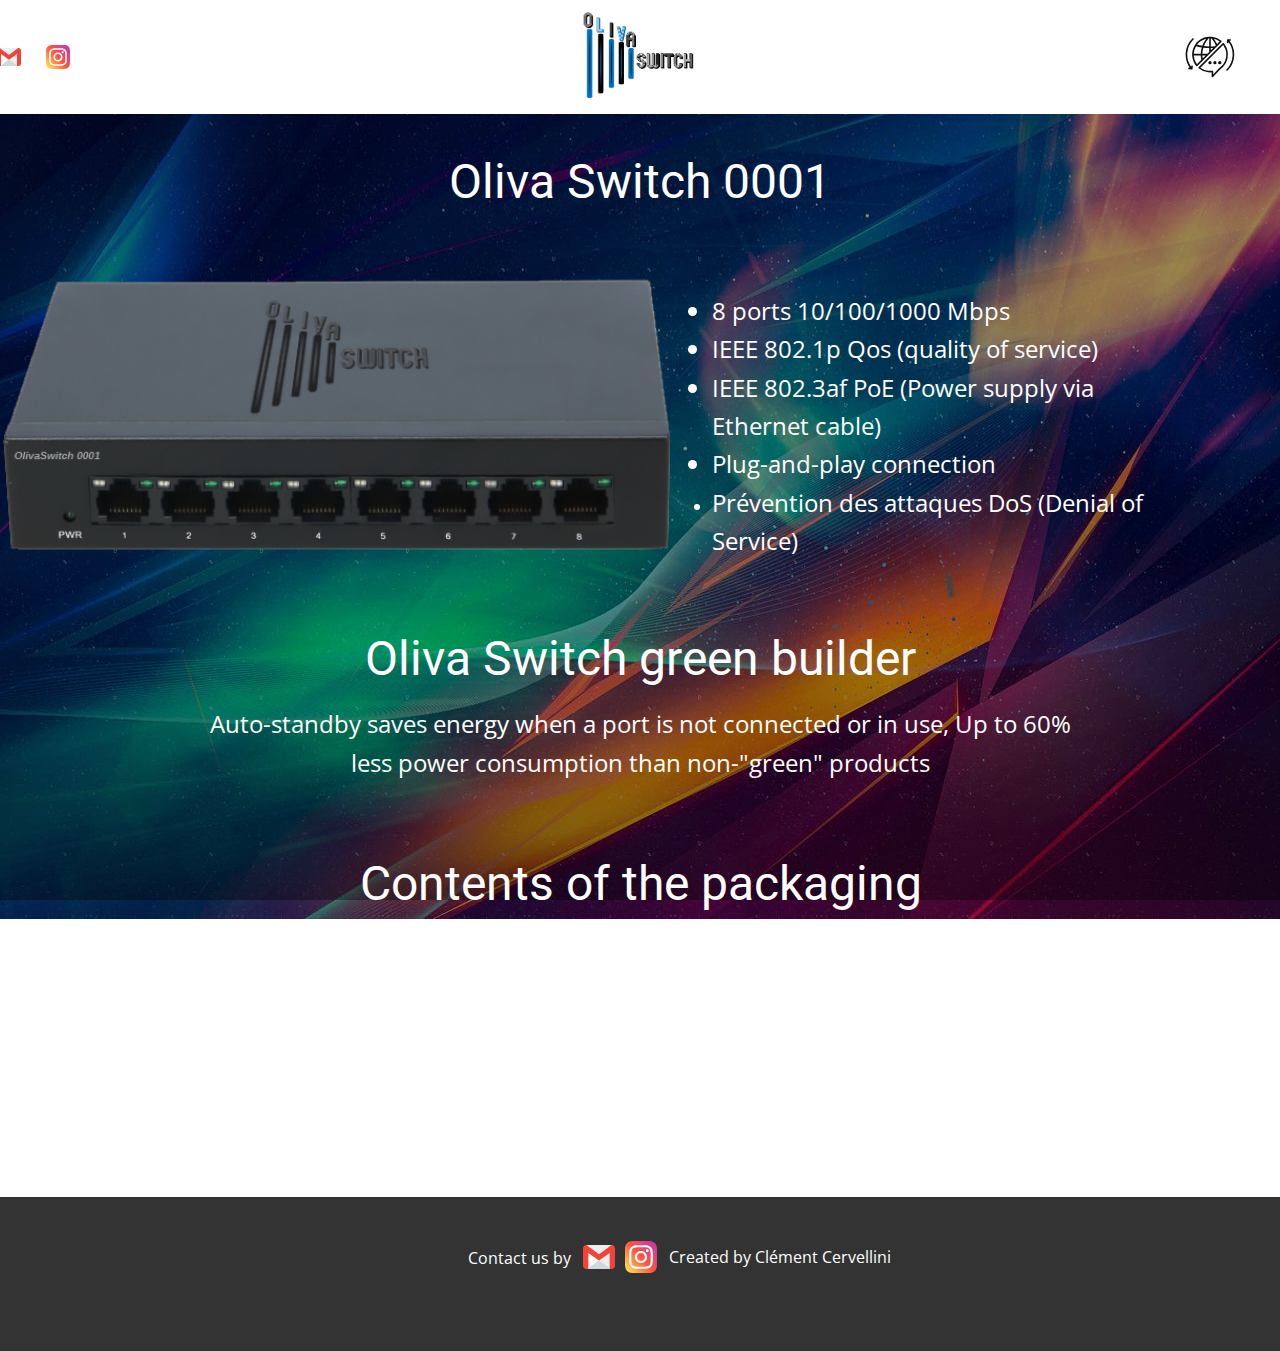
<file: OlivaSwitch2-English.html>
<!DOCTYPE html>
<html style="font-size: 16px;">
  <head>
    <meta name="viewport" content="width=device-width, initial-scale=1.0">
    <meta charset="utf-8">
    <meta name="keywords" content="">
    <meta name="description" content="">
    <meta name="page_type" content="np-template-header-footer-from-plugin">
    <title>OlivaSwitch2 English</title>
    <link rel="stylesheet" href="nicepage.css" media="screen">
<link rel="stylesheet" href="OlivaSwitch2-English.css" media="screen">
    <script class="u-script" type="text/javascript" src="jquery.js" defer=""></script>
    <script class="u-script" type="text/javascript" src="nicepage.js" defer=""></script>
    <meta name="generator" content="Nicepage 3.8.0, nicepage.com">
    <link id="u-theme-google-font" rel="stylesheet" href="https://fonts.googleapis.com/css?family=Roboto:100,100i,300,300i,400,400i,500,500i,700,700i,900,900i|Open+Sans:300,300i,400,400i,600,600i,700,700i,800,800i">
    
    
    <script type="application/ld+json">{
		"@context": "http://schema.org",
		"@type": "Organization",
		"name": "Startup Oliva Switch",
		"url": "index.html",
		"sameAs": [
				"mailto:oliva.switch@gmail.com",
				"https://www.instagram.com/oliva.switch/?hl=fr",
				"mailto:oliva.switch@gmail.com",
				"https://www.instagram.com/oliva.switch/?hl=fr"
		]
}</script>
    <meta property="og:title" content="OlivaSwitch2 English">
    <meta property="og:type" content="website">
    <meta name="theme-color" content="#2a3166">
    <link rel="canonical" href="index.html">
    <meta property="og:url" content="index.html">
  </head>
  <body class="u-body"><header class="u-align-left u-clearfix u-header u-header" id="sec-e6a7"><div class="u-clearfix u-sheet u-sheet-1">
        <img src="images/logostartupv23232.png" alt="" class="u-image u-image-default u-image-1" data-image-width="714" data-image-height="535" data-href="OlivaSwitch-Francais.html" data-page-id="89644616">
        <nav class="u-menu u-menu-dropdown u-menu-open-right u-offcanvas u-menu-1" data-responsive-from="XL">
          <div class="menu-collapse">
            <a class="u-button-style u-custom-active-color u-nav-link" href="#" style="font-size: calc(1em + 36px); padding: 18px 34px;">
              <svg class="u-svg-link" preserveAspectRatio="xMidYMin slice" viewBox="0 0 512 512" style=""><use xmlns:xlink="http://www.w3.org/1999/xlink" xlink:href="#svg-cf4f"></use></svg>
              <svg xmlns="http://www.w3.org/2000/svg" xmlns:xlink="http://www.w3.org/1999/xlink" version="1.1" xml:space="preserve" class="u-svg-content" viewBox="0 0 512 512" id="svg-cf4f"><g id="outline"><path d="M370.931,102.051a8,8,0,0,0-2.895-5.788,174.894,174.894,0,0,0-94.463-39.394c-5.751-.572-11.6-.858-17.445-.863-.043,0-.085-.006-.128-.006s-.084.006-.127.006c-5.848,0-11.695.291-17.442.863a175.225,175.225,0,0,0-129.523,78.464l-.061.089h0a176.044,176.044,0,0,0,11.417,208.614,8,8,0,0,0,5.787,2.9c.127.006.253.008.38.008a8,8,0,0,0,5.656-2.342L368.6,108.087A8,8,0,0,0,370.931,102.051ZM230.056,224H180.944a235.387,235.387,0,0,1,9.92-60.224A507.977,507.977,0,0,0,248,167.928v38.128ZM96.222,224A159.08,159.08,0,0,1,119.1,149.149a505.249,505.249,0,0,0,55.761,12.307A251.43,251.43,0,0,0,164.938,224ZM243.007,72.531c1.659-.134,3.323-.251,4.993-.333v79.73a492.129,492.129,0,0,1-51.872-3.608A233.2,233.2,0,0,1,243.007,72.531ZM214.057,240l-30.149,30.148A237.173,237.173,0,0,1,180.95,240ZM264,167.929q11.5-.183,23.021-.893L264,190.056Zm40.476-18.349c-13.389,1.336-26.957,2.124-40.476,2.346V72.2c1.672.082,3.338.2,5,.333a234.1,234.1,0,0,1,43.993,68.532ZM218.7,76.37a248.394,248.394,0,0,0-38.813,69.673,489.955,489.955,0,0,1-51.261-10.866A159.106,159.106,0,0,1,218.7,76.37ZM127.167,326.89A160.316,160.316,0,0,1,96.209,240h68.729a252.685,252.685,0,0,0,5.261,43.858Zm197.995-198a249.34,249.34,0,0,0-31.87-52.527,158.8,158.8,0,0,1,57.6,26.8Z"></path><path d="M403.157,135.429a176.512,176.512,0,0,0-11.42-15.463,8,8,0,0,0-11.824-.563L143.4,355.913a8,8,0,0,0,.561,11.824,174.894,174.894,0,0,0,94.463,39.394A179.213,179.213,0,0,0,272,407.28V448a8,8,0,0,0,13.878,5.426L357.625,375.7a176.04,176.04,0,0,0,45.532-240.272ZM347.729,363.1a8.048,8.048,0,0,0-1.286,1.125L288,427.539v-29.25a8,8,0,0,0-9.132-7.92c-2.422.347-4.672.621-6.881.84a162.556,162.556,0,0,1-31.978,0,158.85,158.85,0,0,1-78.9-30.372L384.834,137.11q2.584,3.5,4.953,7.108A160.04,160.04,0,0,1,347.729,363.1Z"></path><circle cx="256" cy="312" r="16"></circle><circle cx="304" cy="312" r="16"></circle><circle cx="352" cy="312" r="16"></circle><path d="M79.992,340.062a8,8,0,0,0-8.93,6.946l-.676,5.4A208.021,208.021,0,0,1,93.63,84.217,8,8,0,1,0,82.37,72.85,224.007,224.007,0,0,0,56.932,361.087l-6.76-1a8,8,0,1,0-2.344,15.828l27,4a8,8,0,0,0,9.11-6.922l3-24A8,8,0,0,0,79.992,340.062Z"></path><path d="M454.534,96a8,8,0,0,0,0-16h-24a8,8,0,0,0-8,8v24a8,8,0,0,0,16,0v-2.638A208,208,0,0,1,418.316,378.37a8,8,0,0,0,11.368,11.26A224,224,0,0,0,448.521,96Z"></path>
</g></svg>
            </a>
          </div>
          <div class="u-custom-menu u-nav-container">
            <ul class="u-nav u-unstyled"><li class="u-nav-item"><a class="u-active-black u-button-style u-nav-link" href="OlivaSwitch-Francais.html">Francais</a>
</li><li class="u-nav-item"><a class="u-active-black u-button-style u-nav-link" href="OlivaSwitch-English.html">English</a>
</li></ul>
          </div>
          <div class="u-custom-menu u-nav-container-collapse">
            <div class="u-black u-container-style u-inner-container-layout u-opacity u-opacity-95 u-sidenav">
              <div class="u-sidenav-overflow">
                <div class="u-menu-close"></div>
                <ul class="u-align-center u-nav u-popupmenu-items u-unstyled u-nav-2"><li class="u-nav-item"><a class="u-button-style u-nav-link" href="OlivaSwitch-Francais.html">Francais</a>
</li><li class="u-nav-item"><a class="u-button-style u-nav-link" href="OlivaSwitch-English.html">English</a>
</li></ul>
              </div>
            </div>
            <div class="u-black u-menu-overlay u-opacity u-opacity-80"></div>
          </div>
        </nav>
        <div class="u-align-left u-social-icons u-spacing-25 u-text-palette-5-base u-social-icons-1">
          <a class="u-social-url" href="mailto:oliva.switch@gmail.com" title="oliva.switch"><span class="u-icon u-icon-circle u-social-facebook u-social-icon u-icon-1"><svg class="u-svg-link" preserveAspectRatio="xMidYMin slice" viewBox="0 0 512 512" style=""><use xmlns:xlink="http://www.w3.org/1999/xlink" xlink:href="#svg-339c"></use></svg><svg xmlns="http://www.w3.org/2000/svg" xmlns:xlink="http://www.w3.org/1999/xlink" version="1.1" xml:space="preserve" class="u-svg-content" viewBox="0 0 512 512" x="0px" y="0px" id="svg-339c" style="enable-background:new 0 0 512 512;"><path style="fill:#CFD8DC;" d="M443.499,417.941l-181.333-128c-3.689-2.606-8.62-2.606-12.309,0l-181.333,128  c-2.837,1.999-4.525,5.254-4.523,8.725v10.667C64,443.224,68.776,448,74.667,448h362.667c5.891,0,10.667-4.776,10.667-10.667  v-10.667C448.007,423.2,446.328,419.945,443.499,417.941z"></path><path style="fill:#FAFAFA;" d="M262.165,289.941l-181.333-128c-4.807-3.405-11.465-2.268-14.87,2.539  c-1.281,1.808-1.967,3.97-1.962,6.186v256c-0.012,5.891,4.755,10.676,10.646,10.688c2.216,0.004,4.378-0.682,6.186-1.962  l181.333-128c4.813-3.397,5.961-10.052,2.564-14.865c-0.702-0.995-1.569-1.862-2.564-2.564V289.941z"></path><path style="fill:#EEEEEE;" d="M442.24,161.195c-3.546-1.812-7.802-1.525-11.072,0.747l-181.333,128  c-4.813,3.397-5.961,10.052-2.564,14.865c0.702,0.995,1.569,1.862,2.564,2.564l181.333,128c4.807,3.405,11.465,2.268,14.87-2.539  c1.277-1.802,1.962-3.956,1.962-6.165v-256C448,166.681,445.779,163.028,442.24,161.195z"></path><path style="fill:#ECEFF1;" d="M468.8,71.339C467.362,66.96,463.275,64,458.667,64H53.333c-5.891,0-10.667,4.776-10.667,10.667  c0,3.357,1.581,6.519,4.267,8.533L249.6,232.533c3.762,2.77,8.889,2.77,12.651,0L464.917,83.2  C468.631,80.495,470.195,75.716,468.8,71.339z"></path><path style="fill:#F44336;" d="M458.667,64c-2.308,0-4.554,0.749-6.4,2.133L256,210.752L59.733,66.133  C57.887,64.749,55.641,64,53.333,64C23.878,64,0,87.878,0,117.333v277.333C0,424.122,23.878,448,53.333,448h21.333  c5.891,0,10.667-4.776,10.667-10.667v-246.08l164.501,116.139c3.689,2.606,8.62,2.606,12.309,0l164.523-116.139v246.08  c0,5.891,4.776,10.667,10.667,10.667h21.333C488.122,448,512,424.122,512,394.667V117.333C512,87.878,488.122,64,458.667,64z"></path></svg>
          
          
        </span>
          </a>
          <a class="u-social-url" target="_blank" href="https://www.instagram.com/oliva.switch/?hl=fr" title="instagram"><span class="u-icon u-icon-circle u-social-icon u-social-instagram u-icon-2"><svg class="u-svg-link" preserveAspectRatio="xMidYMin slice" viewBox="0 0 24 24" style=""><use xmlns:xlink="http://www.w3.org/1999/xlink" xlink:href="#svg-64c0"></use></svg><svg xmlns="http://www.w3.org/2000/svg" xmlns:xlink="http://www.w3.org/1999/xlink" version="1.1" xml:space="preserve" class="u-svg-content" viewBox="0 0 24 24" id="svg-64c0"><linearGradient id="SVGID_1_" gradientTransform="matrix(0 -1.982 -1.844 0 -132.522 -51.077)" gradientUnits="userSpaceOnUse" x1="-37.106" x2="-26.555" y1="-72.705" y2="-84.047"><stop offset="0" stop-color="#fd5"></stop><stop offset=".5" stop-color="#ff543e"></stop><stop offset="1" stop-color="#c837ab"></stop>
</linearGradient><path d="m1.5 1.633c-1.886 1.959-1.5 4.04-1.5 10.362 0 5.25-.916 10.513 3.878 11.752 1.497.385 14.761.385 16.256-.002 1.996-.515 3.62-2.134 3.842-4.957.031-.394.031-13.185-.001-13.587-.236-3.007-2.087-4.74-4.526-5.091-.559-.081-.671-.105-3.539-.11-10.173.005-12.403-.448-14.41 1.633z" fill="url(#SVGID_1_)"></path><path d="m11.998 3.139c-3.631 0-7.079-.323-8.396 3.057-.544 1.396-.465 3.209-.465 5.805 0 2.278-.073 4.419.465 5.804 1.314 3.382 4.79 3.058 8.394 3.058 3.477 0 7.062.362 8.395-3.058.545-1.41.465-3.196.465-5.804 0-3.462.191-5.697-1.488-7.375-1.7-1.7-3.999-1.487-7.374-1.487zm-.794 1.597c7.574-.012 8.538-.854 8.006 10.843-.189 4.137-3.339 3.683-7.211 3.683-7.06 0-7.263-.202-7.263-7.265 0-7.145.56-7.257 6.468-7.263zm5.524 1.471c-.587 0-1.063.476-1.063 1.063s.476 1.063 1.063 1.063 1.063-.476 1.063-1.063-.476-1.063-1.063-1.063zm-4.73 1.243c-2.513 0-4.55 2.038-4.55 4.551s2.037 4.55 4.55 4.55 4.549-2.037 4.549-4.55-2.036-4.551-4.549-4.551zm0 1.597c3.905 0 3.91 5.908 0 5.908-3.904 0-3.91-5.908 0-5.908z" fill="#fff"></path></svg>
          
          
        </span>
          </a>
        </div>
      </div></header>
    <section class="skrollable u-clearfix u-image u-lightbox u-parallax u-shading u-section-1" id="sec-c31b" data-image-width="1600" data-image-height="900">
      <div class="u-clearfix u-sheet u-sheet-1">
        <div class="u-clearfix u-custom-html u-expanded-width-xs u-custom-html-1">
          <h align="center" style="color:#FDFEFE" ;="">
            <h1>Oliva Switch 0001 </h1>
          </h>
        </div>
        <img src="images/OlivaSwitch00012.png" alt="" class="u-expanded-width-sm u-image u-image-default u-image-1" data-image-width="640" data-image-height="397">
        <div class="u-clearfix u-custom-html u-expanded-width-sm u-expanded-width-xs u-custom-html-2">
          <font size="5">
            <p></p>
            <li> 8 ports 10/100/1000 Mbps </li>
            <li> IEEE 802.1p Qos (quality of service) </li>
            <li> IEEE 802.3af PoE (Power supply via Ethernet cable) </li>
            <li> Plug-and-play connection </li>
          </font>
          <li>
            <font size="5"> Prévention des attaques DoS (Denial of Service) </font>
          </li>
        </div>
        <div class="u-clearfix u-custom-html u-expanded-width-md u-expanded-width-sm u-expanded-width-xs u-custom-html-3">
          <style></style>
          <h1 align="center"> Oliva Switch green builder</h1>
          <font size="5">
            <p align="center"> Auto-standby saves energy when a port is not connected or in use, Up to 60% less power consumption than non-"green" products</p>
          </font>
        </div>
        <div class="u-clearfix u-custom-html u-expanded-width-md u-expanded-width-sm u-expanded-width-xs u-custom-html-4">
          <h1 align="center">Contents of the packaging</h1>
          <font size="5">
            <p align="center"> Oliva Switch 0001 8 Ports /
Wall mounting kit
Power supply 12V. 1.0A /
Quick installation guide </p>
          </font>
        </div>
      </div>
    </section>
    
    
    <footer class="u-clearfix u-footer u-grey-80" id="sec-7fa8"><div class="u-clearfix u-sheet u-sheet-1">
        <div class="u-align-left u-social-icons u-spacing-10 u-social-icons-1">
          <a class="u-social-url" title="Gmail" target="_blank" href="mailto:oliva.switch@gmail.com"><span class="u-icon u-icon-circle u-social-icon u-social-twitter u-icon-1"><svg class="u-svg-link" preserveAspectRatio="xMidYMin slice" viewBox="0 0 512 512" style=""><use xmlns:xlink="http://www.w3.org/1999/xlink" xlink:href="#svg-a6a3"></use></svg><svg xmlns="http://www.w3.org/2000/svg" xmlns:xlink="http://www.w3.org/1999/xlink" version="1.1" xml:space="preserve" class="u-svg-content" viewBox="0 0 512 512" x="0px" y="0px" id="svg-a6a3" style="enable-background:new 0 0 512 512;"><path style="fill:#CFD8DC;" d="M443.499,417.941l-181.333-128c-3.689-2.606-8.62-2.606-12.309,0l-181.333,128  c-2.837,1.999-4.525,5.254-4.523,8.725v10.667C64,443.224,68.776,448,74.667,448h362.667c5.891,0,10.667-4.776,10.667-10.667  v-10.667C448.007,423.2,446.328,419.945,443.499,417.941z"></path><path style="fill:#FAFAFA;" d="M262.165,289.941l-181.333-128c-4.807-3.405-11.465-2.268-14.87,2.539  c-1.281,1.808-1.967,3.97-1.962,6.186v256c-0.012,5.891,4.755,10.676,10.646,10.688c2.216,0.004,4.378-0.682,6.186-1.962  l181.333-128c4.813-3.397,5.961-10.052,2.564-14.865c-0.702-0.995-1.569-1.862-2.564-2.564V289.941z"></path><path style="fill:#EEEEEE;" d="M442.24,161.195c-3.546-1.812-7.802-1.525-11.072,0.747l-181.333,128  c-4.813,3.397-5.961,10.052-2.564,14.865c0.702,0.995,1.569,1.862,2.564,2.564l181.333,128c4.807,3.405,11.465,2.268,14.87-2.539  c1.277-1.802,1.962-3.956,1.962-6.165v-256C448,166.681,445.779,163.028,442.24,161.195z"></path><path style="fill:#ECEFF1;" d="M468.8,71.339C467.362,66.96,463.275,64,458.667,64H53.333c-5.891,0-10.667,4.776-10.667,10.667  c0,3.357,1.581,6.519,4.267,8.533L249.6,232.533c3.762,2.77,8.889,2.77,12.651,0L464.917,83.2  C468.631,80.495,470.195,75.716,468.8,71.339z"></path><path style="fill:#F44336;" d="M458.667,64c-2.308,0-4.554,0.749-6.4,2.133L256,210.752L59.733,66.133  C57.887,64.749,55.641,64,53.333,64C23.878,64,0,87.878,0,117.333v277.333C0,424.122,23.878,448,53.333,448h21.333  c5.891,0,10.667-4.776,10.667-10.667v-246.08l164.501,116.139c3.689,2.606,8.62,2.606,12.309,0l164.523-116.139v246.08  c0,5.891,4.776,10.667,10.667,10.667h21.333C488.122,448,512,424.122,512,394.667V117.333C512,87.878,488.122,64,458.667,64z"></path></svg></span>
          </a>
          <a class="u-social-url" title="instagram" target="_blank" href="https://www.instagram.com/oliva.switch/?hl=fr"><span class="u-icon u-icon-circle u-social-icon u-social-instagram u-icon-2"><svg class="u-svg-link" preserveAspectRatio="xMidYMin slice" viewBox="0 0 24 24" style=""><use xmlns:xlink="http://www.w3.org/1999/xlink" xlink:href="#svg-7f1b"></use></svg><svg xmlns="http://www.w3.org/2000/svg" xmlns:xlink="http://www.w3.org/1999/xlink" version="1.1" xml:space="preserve" class="u-svg-content" viewBox="0 0 24 24" id="svg-7f1b"><linearGradient id="SVGID_1_" gradientTransform="matrix(0 -1.982 -1.844 0 -132.522 -51.077)" gradientUnits="userSpaceOnUse" x1="-37.106" x2="-26.555" y1="-72.705" y2="-84.047"><stop offset="0" stop-color="#fd5"></stop><stop offset=".5" stop-color="#ff543e"></stop><stop offset="1" stop-color="#c837ab"></stop>
</linearGradient><path d="m1.5 1.633c-1.886 1.959-1.5 4.04-1.5 10.362 0 5.25-.916 10.513 3.878 11.752 1.497.385 14.761.385 16.256-.002 1.996-.515 3.62-2.134 3.842-4.957.031-.394.031-13.185-.001-13.587-.236-3.007-2.087-4.74-4.526-5.091-.559-.081-.671-.105-3.539-.11-10.173.005-12.403-.448-14.41 1.633z" fill="url(#SVGID_1_)"></path><path d="m11.998 3.139c-3.631 0-7.079-.323-8.396 3.057-.544 1.396-.465 3.209-.465 5.805 0 2.278-.073 4.419.465 5.804 1.314 3.382 4.79 3.058 8.394 3.058 3.477 0 7.062.362 8.395-3.058.545-1.41.465-3.196.465-5.804 0-3.462.191-5.697-1.488-7.375-1.7-1.7-3.999-1.487-7.374-1.487zm-.794 1.597c7.574-.012 8.538-.854 8.006 10.843-.189 4.137-3.339 3.683-7.211 3.683-7.06 0-7.263-.202-7.263-7.265 0-7.145.56-7.257 6.468-7.263zm5.524 1.471c-.587 0-1.063.476-1.063 1.063s.476 1.063 1.063 1.063 1.063-.476 1.063-1.063-.476-1.063-1.063-1.063zm-4.73 1.243c-2.513 0-4.55 2.038-4.55 4.551s2.037 4.55 4.55 4.55 4.549-2.037 4.549-4.55-2.036-4.551-4.549-4.551zm0 1.597c3.905 0 3.91 5.908 0 5.908-3.904 0-3.91-5.908 0-5.908z" fill="#fff"></path></svg></span>
          </a>
        </div>
        <div class="u-clearfix u-custom-html u-custom-html-1">
          <style></style>
          <p>Created by Clément Cervellini </p>
        </div>
        <div class="u-clearfix u-custom-html u-custom-html-2">
          <style></style>
          <p>Contact us by </p>
        </div>
      </div></footer>
  </body>
</html>
</file>
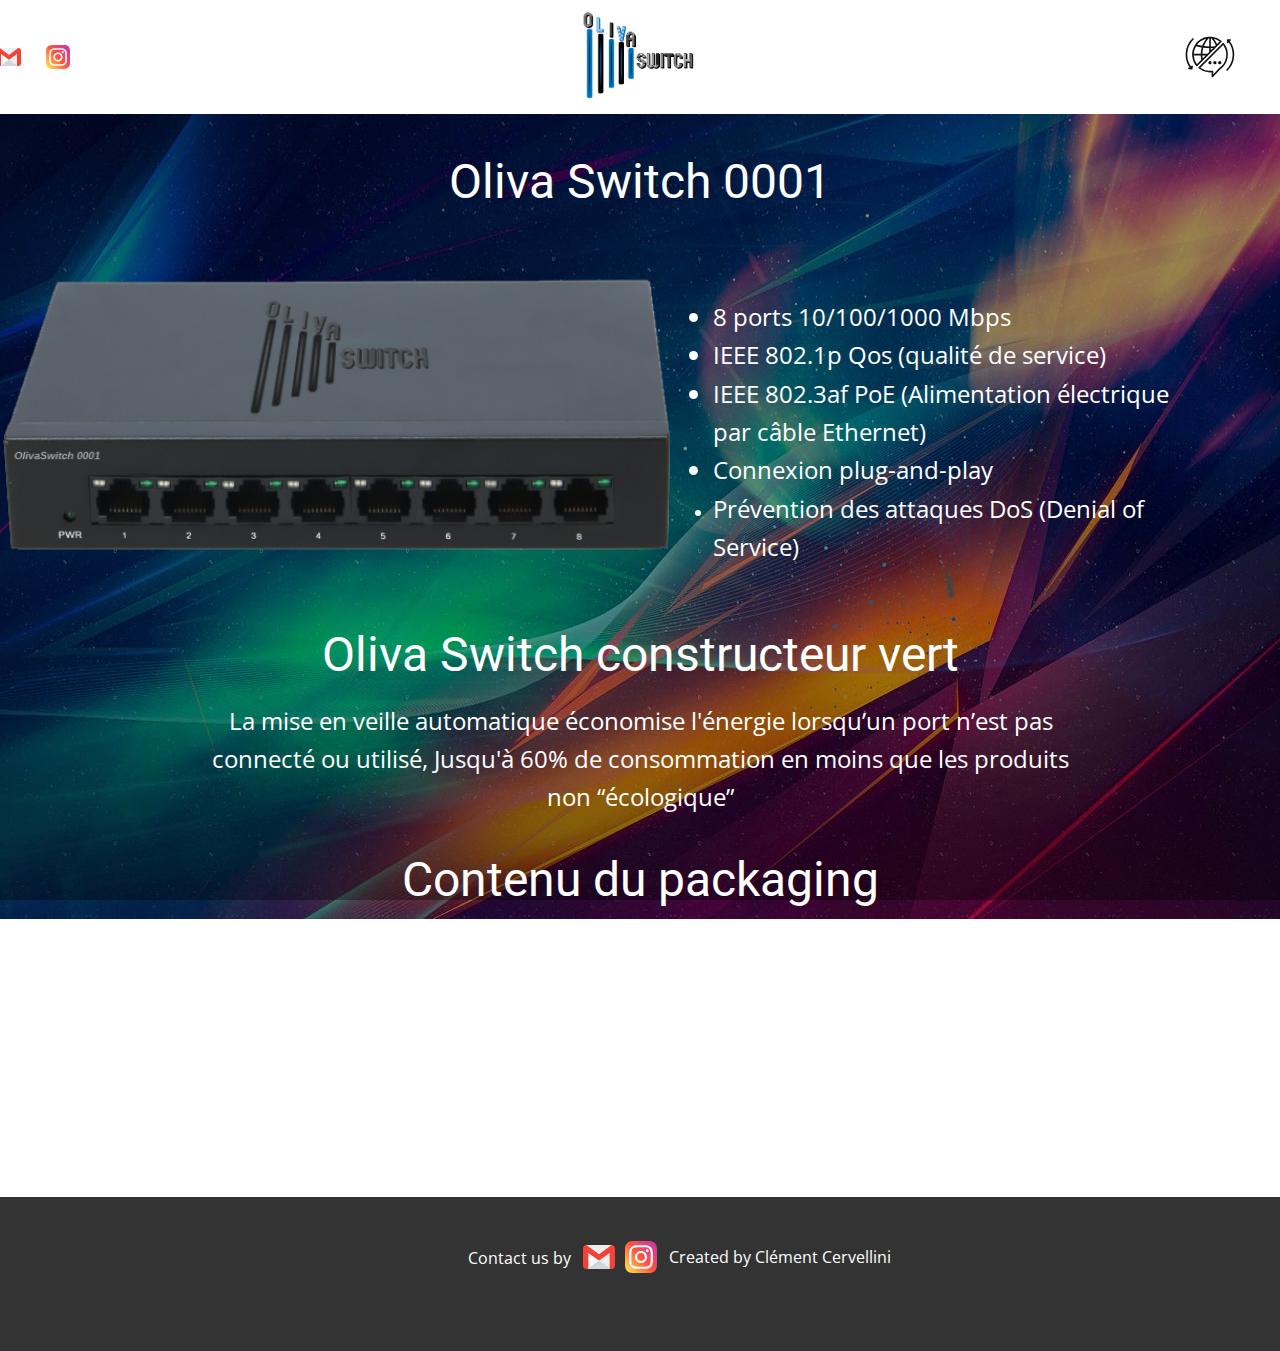
<file: OlivaSwitch2-Francais.html>
<!DOCTYPE html>
<html style="font-size: 16px;">
  <head>
    <meta name="viewport" content="width=device-width, initial-scale=1.0">
    <meta charset="utf-8">
    <meta name="keywords" content="">
    <meta name="description" content="">
    <meta name="page_type" content="np-template-header-footer-from-plugin">
    <title>OlivaSwitch2 Francais</title>
    <link rel="stylesheet" href="nicepage.css" media="screen">
<link rel="stylesheet" href="OlivaSwitch2-Francais.css" media="screen">
    <script class="u-script" type="text/javascript" src="jquery.js" defer=""></script>
    <script class="u-script" type="text/javascript" src="nicepage.js" defer=""></script>
    <meta name="generator" content="Nicepage 3.8.0, nicepage.com">
    <link id="u-theme-google-font" rel="stylesheet" href="https://fonts.googleapis.com/css?family=Roboto:100,100i,300,300i,400,400i,500,500i,700,700i,900,900i|Open+Sans:300,300i,400,400i,600,600i,700,700i,800,800i">
    
    
    <script type="application/ld+json">{
		"@context": "http://schema.org",
		"@type": "Organization",
		"name": "Startup Oliva Switch",
		"url": "index.html",
		"sameAs": [
				"mailto:oliva.switch@gmail.com",
				"https://www.instagram.com/oliva.switch/?hl=fr",
				"mailto:oliva.switch@gmail.com",
				"https://www.instagram.com/oliva.switch/?hl=fr"
		]
}</script>
    <meta property="og:title" content="OlivaSwitch2 Francais">
    <meta property="og:type" content="website">
    <meta name="theme-color" content="#2a3166">
    <link rel="canonical" href="index.html">
    <meta property="og:url" content="index.html">
  </head>
  <body class="u-body"><header class="u-align-left u-clearfix u-header u-header" id="sec-e6a7"><div class="u-clearfix u-sheet u-sheet-1">
        <img src="images/logostartupv23232.png" alt="" class="u-image u-image-default u-image-1" data-image-width="714" data-image-height="535" data-href="OlivaSwitch-Francais.html" data-page-id="89644616">
        <nav class="u-menu u-menu-dropdown u-menu-open-right u-offcanvas u-menu-1" data-responsive-from="XL">
          <div class="menu-collapse">
            <a class="u-button-style u-custom-active-color u-nav-link" href="#" style="font-size: calc(1em + 36px); padding: 18px 34px;">
              <svg class="u-svg-link" preserveAspectRatio="xMidYMin slice" viewBox="0 0 512 512" style=""><use xmlns:xlink="http://www.w3.org/1999/xlink" xlink:href="#svg-cf4f"></use></svg>
              <svg xmlns="http://www.w3.org/2000/svg" xmlns:xlink="http://www.w3.org/1999/xlink" version="1.1" xml:space="preserve" class="u-svg-content" viewBox="0 0 512 512" id="svg-cf4f"><g id="outline"><path d="M370.931,102.051a8,8,0,0,0-2.895-5.788,174.894,174.894,0,0,0-94.463-39.394c-5.751-.572-11.6-.858-17.445-.863-.043,0-.085-.006-.128-.006s-.084.006-.127.006c-5.848,0-11.695.291-17.442.863a175.225,175.225,0,0,0-129.523,78.464l-.061.089h0a176.044,176.044,0,0,0,11.417,208.614,8,8,0,0,0,5.787,2.9c.127.006.253.008.38.008a8,8,0,0,0,5.656-2.342L368.6,108.087A8,8,0,0,0,370.931,102.051ZM230.056,224H180.944a235.387,235.387,0,0,1,9.92-60.224A507.977,507.977,0,0,0,248,167.928v38.128ZM96.222,224A159.08,159.08,0,0,1,119.1,149.149a505.249,505.249,0,0,0,55.761,12.307A251.43,251.43,0,0,0,164.938,224ZM243.007,72.531c1.659-.134,3.323-.251,4.993-.333v79.73a492.129,492.129,0,0,1-51.872-3.608A233.2,233.2,0,0,1,243.007,72.531ZM214.057,240l-30.149,30.148A237.173,237.173,0,0,1,180.95,240ZM264,167.929q11.5-.183,23.021-.893L264,190.056Zm40.476-18.349c-13.389,1.336-26.957,2.124-40.476,2.346V72.2c1.672.082,3.338.2,5,.333a234.1,234.1,0,0,1,43.993,68.532ZM218.7,76.37a248.394,248.394,0,0,0-38.813,69.673,489.955,489.955,0,0,1-51.261-10.866A159.106,159.106,0,0,1,218.7,76.37ZM127.167,326.89A160.316,160.316,0,0,1,96.209,240h68.729a252.685,252.685,0,0,0,5.261,43.858Zm197.995-198a249.34,249.34,0,0,0-31.87-52.527,158.8,158.8,0,0,1,57.6,26.8Z"></path><path d="M403.157,135.429a176.512,176.512,0,0,0-11.42-15.463,8,8,0,0,0-11.824-.563L143.4,355.913a8,8,0,0,0,.561,11.824,174.894,174.894,0,0,0,94.463,39.394A179.213,179.213,0,0,0,272,407.28V448a8,8,0,0,0,13.878,5.426L357.625,375.7a176.04,176.04,0,0,0,45.532-240.272ZM347.729,363.1a8.048,8.048,0,0,0-1.286,1.125L288,427.539v-29.25a8,8,0,0,0-9.132-7.92c-2.422.347-4.672.621-6.881.84a162.556,162.556,0,0,1-31.978,0,158.85,158.85,0,0,1-78.9-30.372L384.834,137.11q2.584,3.5,4.953,7.108A160.04,160.04,0,0,1,347.729,363.1Z"></path><circle cx="256" cy="312" r="16"></circle><circle cx="304" cy="312" r="16"></circle><circle cx="352" cy="312" r="16"></circle><path d="M79.992,340.062a8,8,0,0,0-8.93,6.946l-.676,5.4A208.021,208.021,0,0,1,93.63,84.217,8,8,0,1,0,82.37,72.85,224.007,224.007,0,0,0,56.932,361.087l-6.76-1a8,8,0,1,0-2.344,15.828l27,4a8,8,0,0,0,9.11-6.922l3-24A8,8,0,0,0,79.992,340.062Z"></path><path d="M454.534,96a8,8,0,0,0,0-16h-24a8,8,0,0,0-8,8v24a8,8,0,0,0,16,0v-2.638A208,208,0,0,1,418.316,378.37a8,8,0,0,0,11.368,11.26A224,224,0,0,0,448.521,96Z"></path>
</g></svg>
            </a>
          </div>
          <div class="u-custom-menu u-nav-container">
            <ul class="u-nav u-unstyled"><li class="u-nav-item"><a class="u-active-black u-button-style u-nav-link" href="OlivaSwitch-Francais.html">Francais</a>
</li><li class="u-nav-item"><a class="u-active-black u-button-style u-nav-link" href="OlivaSwitch-English.html">English</a>
</li></ul>
          </div>
          <div class="u-custom-menu u-nav-container-collapse">
            <div class="u-black u-container-style u-inner-container-layout u-opacity u-opacity-95 u-sidenav">
              <div class="u-sidenav-overflow">
                <div class="u-menu-close"></div>
                <ul class="u-align-center u-nav u-popupmenu-items u-unstyled u-nav-2"><li class="u-nav-item"><a class="u-button-style u-nav-link" href="OlivaSwitch-Francais.html">Francais</a>
</li><li class="u-nav-item"><a class="u-button-style u-nav-link" href="OlivaSwitch-English.html">English</a>
</li></ul>
              </div>
            </div>
            <div class="u-black u-menu-overlay u-opacity u-opacity-80"></div>
          </div>
        </nav>
        <div class="u-align-left u-social-icons u-spacing-25 u-text-palette-5-base u-social-icons-1">
          <a class="u-social-url" href="mailto:oliva.switch@gmail.com" title="oliva.switch"><span class="u-icon u-icon-circle u-social-facebook u-social-icon u-icon-1"><svg class="u-svg-link" preserveAspectRatio="xMidYMin slice" viewBox="0 0 512 512" style=""><use xmlns:xlink="http://www.w3.org/1999/xlink" xlink:href="#svg-339c"></use></svg><svg xmlns="http://www.w3.org/2000/svg" xmlns:xlink="http://www.w3.org/1999/xlink" version="1.1" xml:space="preserve" class="u-svg-content" viewBox="0 0 512 512" x="0px" y="0px" id="svg-339c" style="enable-background:new 0 0 512 512;"><path style="fill:#CFD8DC;" d="M443.499,417.941l-181.333-128c-3.689-2.606-8.62-2.606-12.309,0l-181.333,128  c-2.837,1.999-4.525,5.254-4.523,8.725v10.667C64,443.224,68.776,448,74.667,448h362.667c5.891,0,10.667-4.776,10.667-10.667  v-10.667C448.007,423.2,446.328,419.945,443.499,417.941z"></path><path style="fill:#FAFAFA;" d="M262.165,289.941l-181.333-128c-4.807-3.405-11.465-2.268-14.87,2.539  c-1.281,1.808-1.967,3.97-1.962,6.186v256c-0.012,5.891,4.755,10.676,10.646,10.688c2.216,0.004,4.378-0.682,6.186-1.962  l181.333-128c4.813-3.397,5.961-10.052,2.564-14.865c-0.702-0.995-1.569-1.862-2.564-2.564V289.941z"></path><path style="fill:#EEEEEE;" d="M442.24,161.195c-3.546-1.812-7.802-1.525-11.072,0.747l-181.333,128  c-4.813,3.397-5.961,10.052-2.564,14.865c0.702,0.995,1.569,1.862,2.564,2.564l181.333,128c4.807,3.405,11.465,2.268,14.87-2.539  c1.277-1.802,1.962-3.956,1.962-6.165v-256C448,166.681,445.779,163.028,442.24,161.195z"></path><path style="fill:#ECEFF1;" d="M468.8,71.339C467.362,66.96,463.275,64,458.667,64H53.333c-5.891,0-10.667,4.776-10.667,10.667  c0,3.357,1.581,6.519,4.267,8.533L249.6,232.533c3.762,2.77,8.889,2.77,12.651,0L464.917,83.2  C468.631,80.495,470.195,75.716,468.8,71.339z"></path><path style="fill:#F44336;" d="M458.667,64c-2.308,0-4.554,0.749-6.4,2.133L256,210.752L59.733,66.133  C57.887,64.749,55.641,64,53.333,64C23.878,64,0,87.878,0,117.333v277.333C0,424.122,23.878,448,53.333,448h21.333  c5.891,0,10.667-4.776,10.667-10.667v-246.08l164.501,116.139c3.689,2.606,8.62,2.606,12.309,0l164.523-116.139v246.08  c0,5.891,4.776,10.667,10.667,10.667h21.333C488.122,448,512,424.122,512,394.667V117.333C512,87.878,488.122,64,458.667,64z"></path></svg>
          
          
        </span>
          </a>
          <a class="u-social-url" target="_blank" href="https://www.instagram.com/oliva.switch/?hl=fr" title="instagram"><span class="u-icon u-icon-circle u-social-icon u-social-instagram u-icon-2"><svg class="u-svg-link" preserveAspectRatio="xMidYMin slice" viewBox="0 0 24 24" style=""><use xmlns:xlink="http://www.w3.org/1999/xlink" xlink:href="#svg-64c0"></use></svg><svg xmlns="http://www.w3.org/2000/svg" xmlns:xlink="http://www.w3.org/1999/xlink" version="1.1" xml:space="preserve" class="u-svg-content" viewBox="0 0 24 24" id="svg-64c0"><linearGradient id="SVGID_1_" gradientTransform="matrix(0 -1.982 -1.844 0 -132.522 -51.077)" gradientUnits="userSpaceOnUse" x1="-37.106" x2="-26.555" y1="-72.705" y2="-84.047"><stop offset="0" stop-color="#fd5"></stop><stop offset=".5" stop-color="#ff543e"></stop><stop offset="1" stop-color="#c837ab"></stop>
</linearGradient><path d="m1.5 1.633c-1.886 1.959-1.5 4.04-1.5 10.362 0 5.25-.916 10.513 3.878 11.752 1.497.385 14.761.385 16.256-.002 1.996-.515 3.62-2.134 3.842-4.957.031-.394.031-13.185-.001-13.587-.236-3.007-2.087-4.74-4.526-5.091-.559-.081-.671-.105-3.539-.11-10.173.005-12.403-.448-14.41 1.633z" fill="url(#SVGID_1_)"></path><path d="m11.998 3.139c-3.631 0-7.079-.323-8.396 3.057-.544 1.396-.465 3.209-.465 5.805 0 2.278-.073 4.419.465 5.804 1.314 3.382 4.79 3.058 8.394 3.058 3.477 0 7.062.362 8.395-3.058.545-1.41.465-3.196.465-5.804 0-3.462.191-5.697-1.488-7.375-1.7-1.7-3.999-1.487-7.374-1.487zm-.794 1.597c7.574-.012 8.538-.854 8.006 10.843-.189 4.137-3.339 3.683-7.211 3.683-7.06 0-7.263-.202-7.263-7.265 0-7.145.56-7.257 6.468-7.263zm5.524 1.471c-.587 0-1.063.476-1.063 1.063s.476 1.063 1.063 1.063 1.063-.476 1.063-1.063-.476-1.063-1.063-1.063zm-4.73 1.243c-2.513 0-4.55 2.038-4.55 4.551s2.037 4.55 4.55 4.55 4.549-2.037 4.549-4.55-2.036-4.551-4.549-4.551zm0 1.597c3.905 0 3.91 5.908 0 5.908-3.904 0-3.91-5.908 0-5.908z" fill="#fff"></path></svg>
          
          
        </span>
          </a>
        </div>
      </div></header>
    <section class="skrollable u-clearfix u-image u-lightbox u-parallax u-shading u-section-1" id="sec-c31b" data-image-width="1600" data-image-height="900">
      <div class="u-clearfix u-sheet u-sheet-1">
        <div class="u-clearfix u-custom-html u-expanded-width-xs u-custom-html-1">
          <h align="center" style="color:#FDFEFE" ;="">
            <h1>Oliva Switch 0001 </h1>
          </h>
        </div>
        <img src="images/OlivaSwitch00012.png" alt="" class="u-expanded-width-sm u-image u-image-default u-image-1" data-image-width="640" data-image-height="397">
        <div class="u-clearfix u-custom-html u-expanded-width-sm u-expanded-width-xs u-custom-html-2">
          <font size="5">
            <p></p>
            <li> 8 ports 10/100/1000 Mbps </li>
            <li> IEEE 802.1p Qos (qualité de service) </li>
            <li> IEEE 802.3af PoE (Alimentation électrique par câble Ethernet) </li>
            <li> Connexion plug-and-play </li>
          </font>
          <li>
            <font size="5"> Prévention des attaques DoS (Denial of Service) </font>
          </li>
        </div>
        <div class="u-clearfix u-custom-html u-expanded-width-md u-expanded-width-sm u-expanded-width-xs u-custom-html-3">
          <style></style>
          <h1 align="center"> Oliva Switch constructeur vert</h1>
          <font size="5">
            <p align="center"> La mise en veille automatique économise l'énergie lorsqu’un port n’est pas connecté ou utilisé, Jusqu'à 60% de consommation en moins que les produits non “écologique”</p>
          </font>
        </div>
        <div class="u-clearfix u-custom-html u-expanded-width-md u-expanded-width-sm u-expanded-width-xs u-custom-html-4">
          <h1 align="center">Contenu du packaging</h1>
          <font size="5">
            <p align="center"> Oliva Switch 0001 8 Ports /
Kit de montage mural
Alimentation 12V. 1.0A /
Guide d'installation rapide </p>
          </font>
        </div>
      </div>
    </section>
    
    
    <footer class="u-clearfix u-footer u-grey-80" id="sec-7fa8"><div class="u-clearfix u-sheet u-sheet-1">
        <div class="u-align-left u-social-icons u-spacing-10 u-social-icons-1">
          <a class="u-social-url" title="Gmail" target="_blank" href="mailto:oliva.switch@gmail.com"><span class="u-icon u-icon-circle u-social-icon u-social-twitter u-icon-1"><svg class="u-svg-link" preserveAspectRatio="xMidYMin slice" viewBox="0 0 512 512" style=""><use xmlns:xlink="http://www.w3.org/1999/xlink" xlink:href="#svg-a6a3"></use></svg><svg xmlns="http://www.w3.org/2000/svg" xmlns:xlink="http://www.w3.org/1999/xlink" version="1.1" xml:space="preserve" class="u-svg-content" viewBox="0 0 512 512" x="0px" y="0px" id="svg-a6a3" style="enable-background:new 0 0 512 512;"><path style="fill:#CFD8DC;" d="M443.499,417.941l-181.333-128c-3.689-2.606-8.62-2.606-12.309,0l-181.333,128  c-2.837,1.999-4.525,5.254-4.523,8.725v10.667C64,443.224,68.776,448,74.667,448h362.667c5.891,0,10.667-4.776,10.667-10.667  v-10.667C448.007,423.2,446.328,419.945,443.499,417.941z"></path><path style="fill:#FAFAFA;" d="M262.165,289.941l-181.333-128c-4.807-3.405-11.465-2.268-14.87,2.539  c-1.281,1.808-1.967,3.97-1.962,6.186v256c-0.012,5.891,4.755,10.676,10.646,10.688c2.216,0.004,4.378-0.682,6.186-1.962  l181.333-128c4.813-3.397,5.961-10.052,2.564-14.865c-0.702-0.995-1.569-1.862-2.564-2.564V289.941z"></path><path style="fill:#EEEEEE;" d="M442.24,161.195c-3.546-1.812-7.802-1.525-11.072,0.747l-181.333,128  c-4.813,3.397-5.961,10.052-2.564,14.865c0.702,0.995,1.569,1.862,2.564,2.564l181.333,128c4.807,3.405,11.465,2.268,14.87-2.539  c1.277-1.802,1.962-3.956,1.962-6.165v-256C448,166.681,445.779,163.028,442.24,161.195z"></path><path style="fill:#ECEFF1;" d="M468.8,71.339C467.362,66.96,463.275,64,458.667,64H53.333c-5.891,0-10.667,4.776-10.667,10.667  c0,3.357,1.581,6.519,4.267,8.533L249.6,232.533c3.762,2.77,8.889,2.77,12.651,0L464.917,83.2  C468.631,80.495,470.195,75.716,468.8,71.339z"></path><path style="fill:#F44336;" d="M458.667,64c-2.308,0-4.554,0.749-6.4,2.133L256,210.752L59.733,66.133  C57.887,64.749,55.641,64,53.333,64C23.878,64,0,87.878,0,117.333v277.333C0,424.122,23.878,448,53.333,448h21.333  c5.891,0,10.667-4.776,10.667-10.667v-246.08l164.501,116.139c3.689,2.606,8.62,2.606,12.309,0l164.523-116.139v246.08  c0,5.891,4.776,10.667,10.667,10.667h21.333C488.122,448,512,424.122,512,394.667V117.333C512,87.878,488.122,64,458.667,64z"></path></svg></span>
          </a>
          <a class="u-social-url" title="instagram" target="_blank" href="https://www.instagram.com/oliva.switch/?hl=fr"><span class="u-icon u-icon-circle u-social-icon u-social-instagram u-icon-2"><svg class="u-svg-link" preserveAspectRatio="xMidYMin slice" viewBox="0 0 24 24" style=""><use xmlns:xlink="http://www.w3.org/1999/xlink" xlink:href="#svg-7f1b"></use></svg><svg xmlns="http://www.w3.org/2000/svg" xmlns:xlink="http://www.w3.org/1999/xlink" version="1.1" xml:space="preserve" class="u-svg-content" viewBox="0 0 24 24" id="svg-7f1b"><linearGradient id="SVGID_1_" gradientTransform="matrix(0 -1.982 -1.844 0 -132.522 -51.077)" gradientUnits="userSpaceOnUse" x1="-37.106" x2="-26.555" y1="-72.705" y2="-84.047"><stop offset="0" stop-color="#fd5"></stop><stop offset=".5" stop-color="#ff543e"></stop><stop offset="1" stop-color="#c837ab"></stop>
</linearGradient><path d="m1.5 1.633c-1.886 1.959-1.5 4.04-1.5 10.362 0 5.25-.916 10.513 3.878 11.752 1.497.385 14.761.385 16.256-.002 1.996-.515 3.62-2.134 3.842-4.957.031-.394.031-13.185-.001-13.587-.236-3.007-2.087-4.74-4.526-5.091-.559-.081-.671-.105-3.539-.11-10.173.005-12.403-.448-14.41 1.633z" fill="url(#SVGID_1_)"></path><path d="m11.998 3.139c-3.631 0-7.079-.323-8.396 3.057-.544 1.396-.465 3.209-.465 5.805 0 2.278-.073 4.419.465 5.804 1.314 3.382 4.79 3.058 8.394 3.058 3.477 0 7.062.362 8.395-3.058.545-1.41.465-3.196.465-5.804 0-3.462.191-5.697-1.488-7.375-1.7-1.7-3.999-1.487-7.374-1.487zm-.794 1.597c7.574-.012 8.538-.854 8.006 10.843-.189 4.137-3.339 3.683-7.211 3.683-7.06 0-7.263-.202-7.263-7.265 0-7.145.56-7.257 6.468-7.263zm5.524 1.471c-.587 0-1.063.476-1.063 1.063s.476 1.063 1.063 1.063 1.063-.476 1.063-1.063-.476-1.063-1.063-1.063zm-4.73 1.243c-2.513 0-4.55 2.038-4.55 4.551s2.037 4.55 4.55 4.55 4.549-2.037 4.549-4.55-2.036-4.551-4.549-4.551zm0 1.597c3.905 0 3.91 5.908 0 5.908-3.904 0-3.91-5.908 0-5.908z" fill="#fff"></path></svg></span>
          </a>
        </div>
        <div class="u-clearfix u-custom-html u-custom-html-1">
          <style></style>
          <p>Created by Clément Cervellini </p>
        </div>
        <div class="u-clearfix u-custom-html u-custom-html-2">
          <style></style>
          <p>Contact us by </p>
        </div>
      </div></footer>
  </body>
</html>
</file>
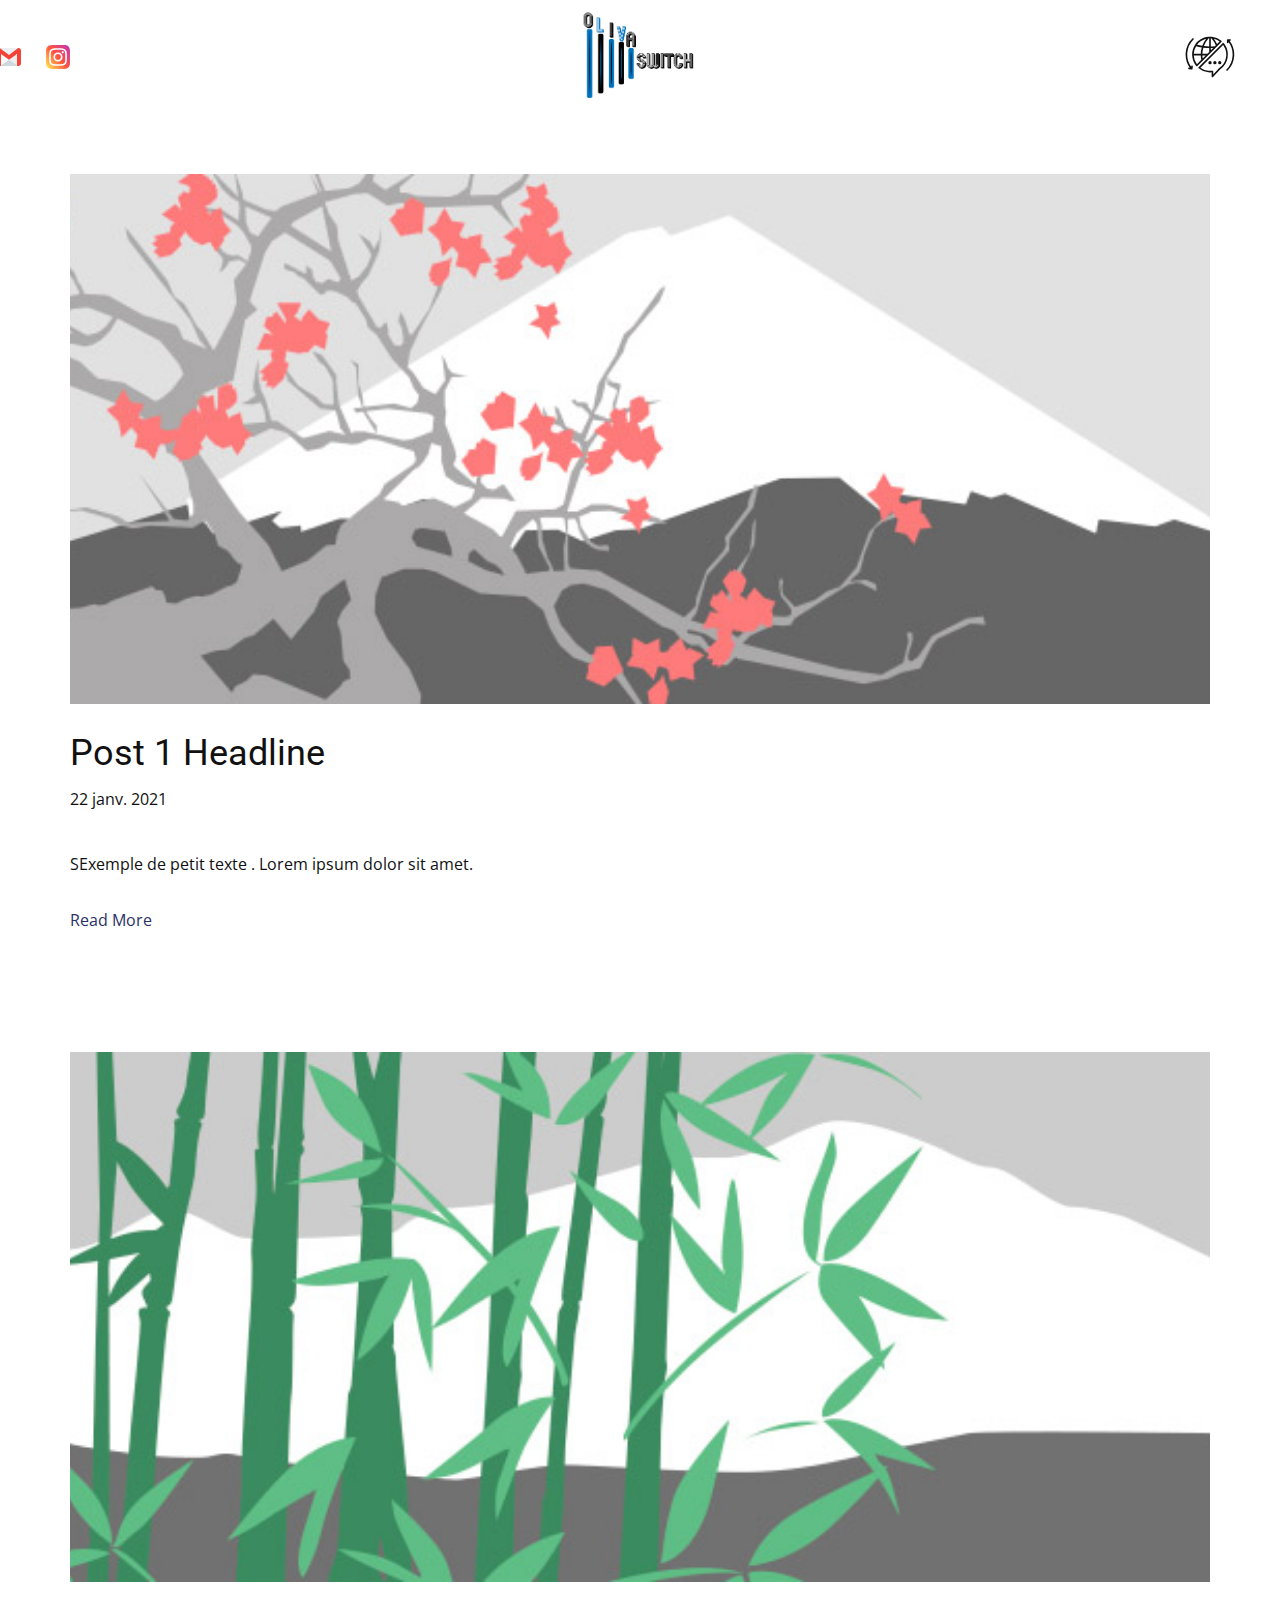
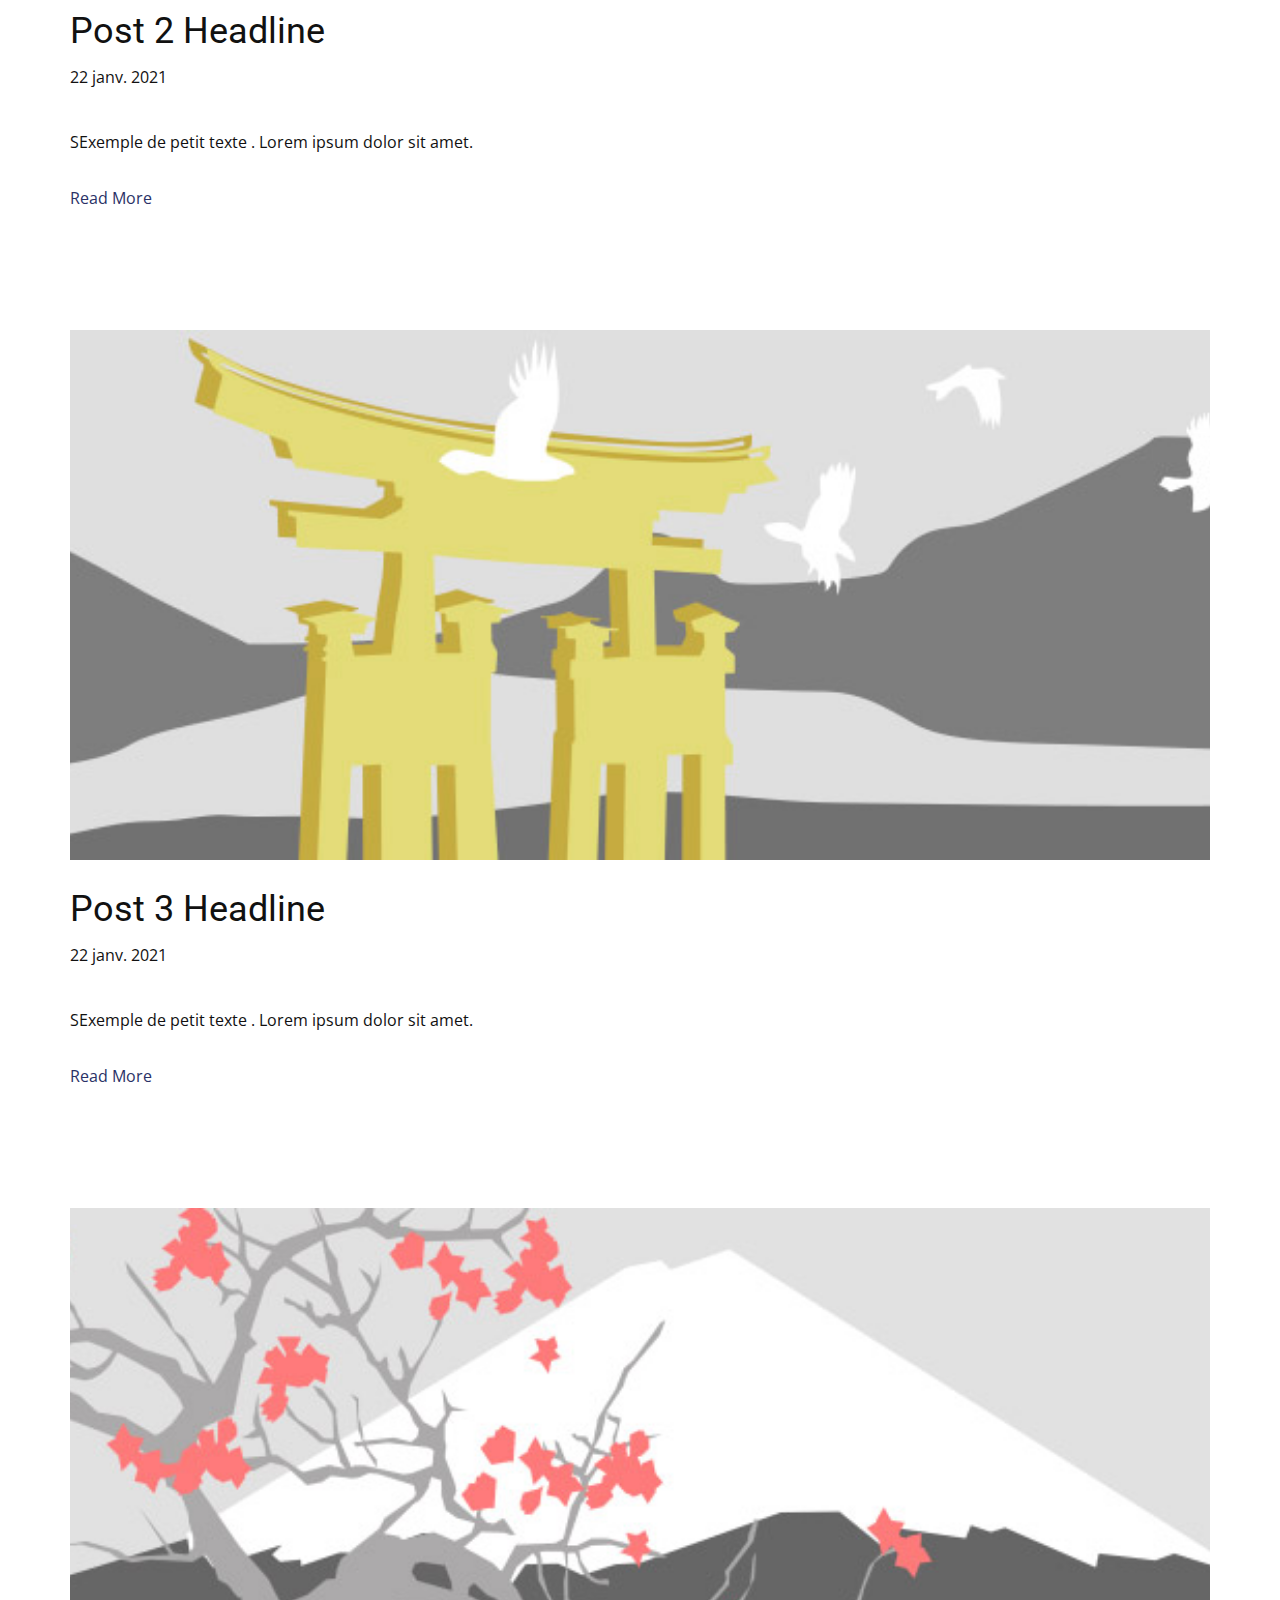
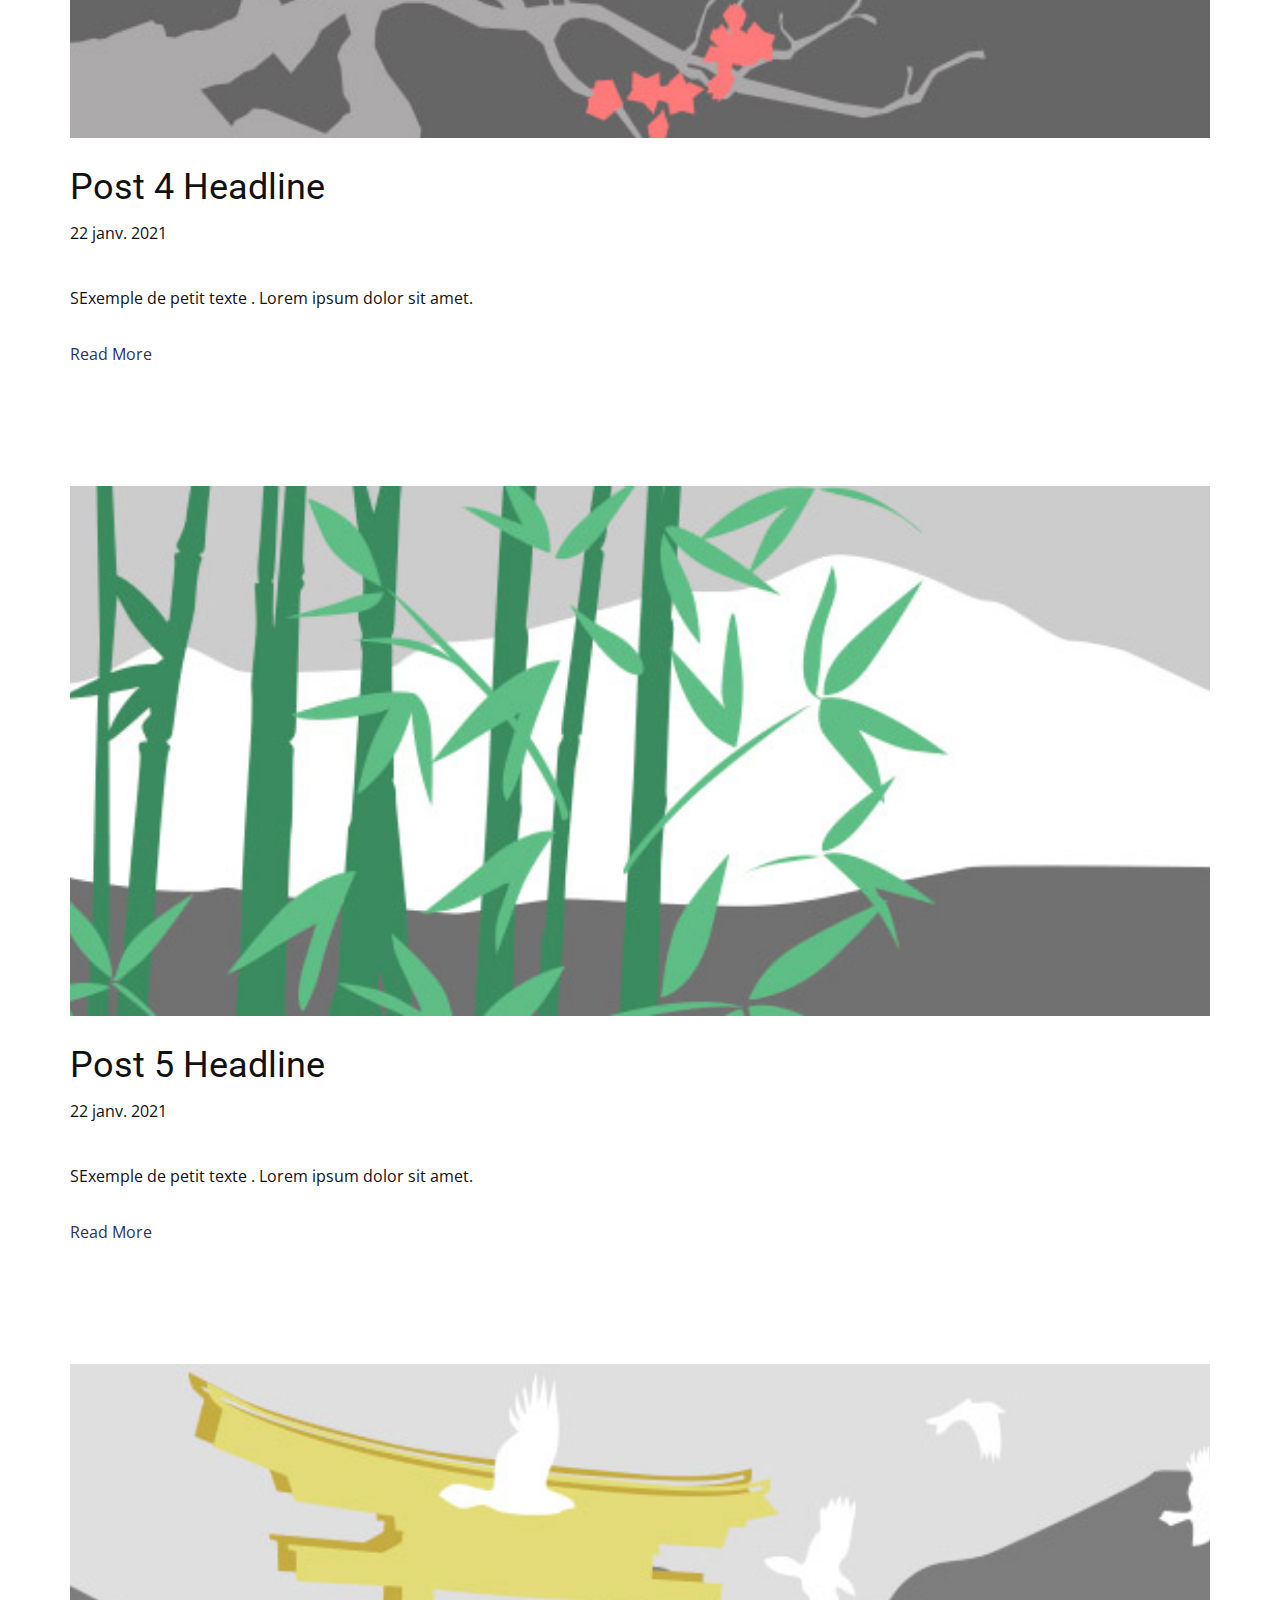
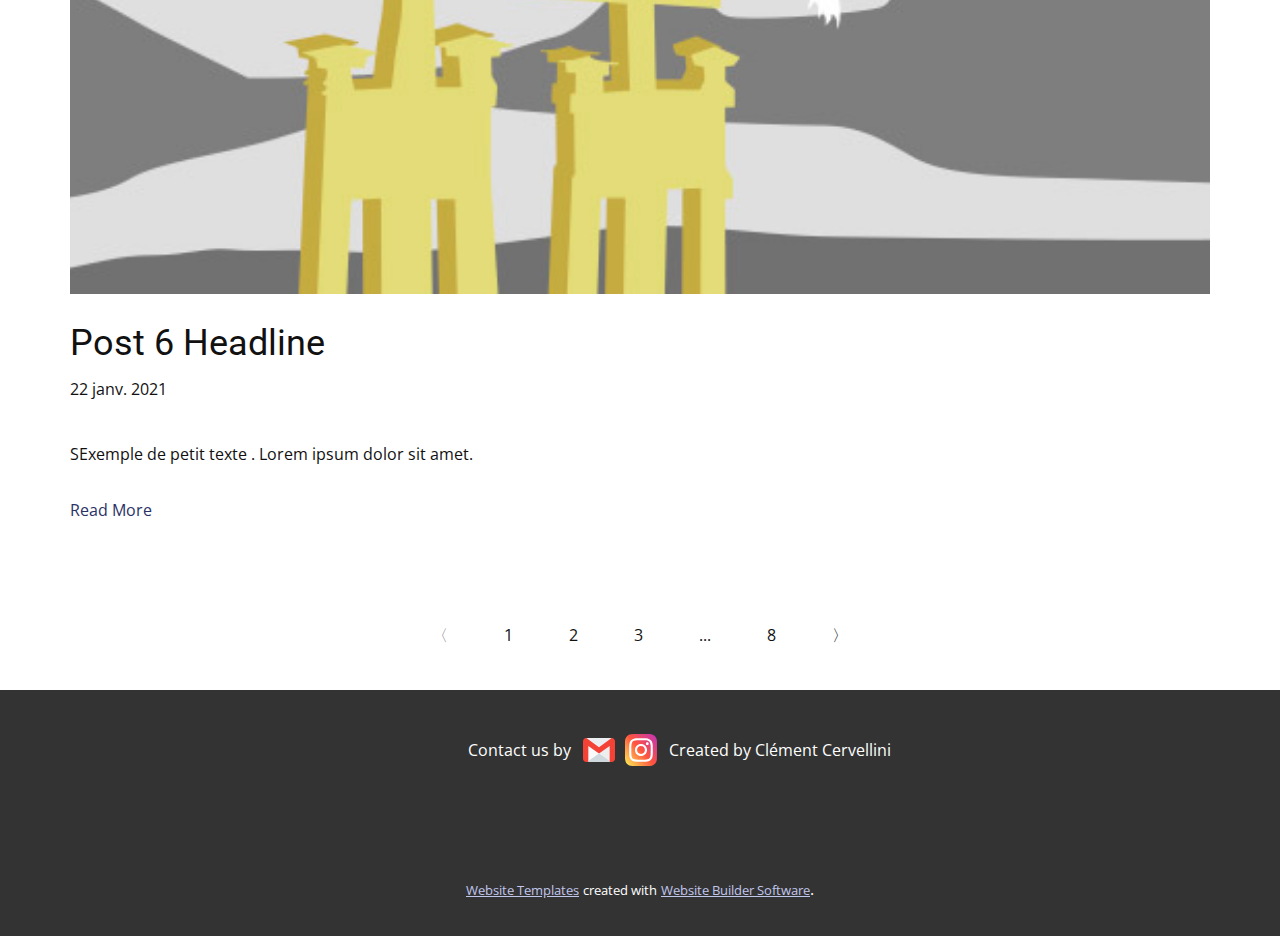
<file: blog/blog.html>
<html style="font-size: 16px;"><head>
    <meta name="viewport" content="width=device-width, initial-scale=1.0">
    <meta charset="utf-8">
    <meta name="keywords" content="">
    <meta name="description" content="">
    <meta name="page_type" content="np-template-header-footer-from-plugin">
    <title>Blog Template</title>
    <link rel="stylesheet" href="../nicepage.css" media="screen">
<link rel="stylesheet" href="../Blog-Template.css" media="screen">
    <script class="u-script" type="text/javascript" src="../jquery.js" defer=""></script>
    <script class="u-script" type="text/javascript" src="../nicepage.js" defer=""></script>
    <meta name="generator" content="Nicepage 3.8.0, nicepage.com">
    <link id="u-theme-google-font" rel="stylesheet" href="https://fonts.googleapis.com/css?family=Roboto:100,100i,300,300i,400,400i,500,500i,700,700i,900,900i|Open+Sans:300,300i,400,400i,600,600i,700,700i,800,800i">
    
    
    
    
    
    
    <script type="application/ld+json">{
		"@context": "http://schema.org",
		"@type": "Organization",
		"name": "Startup Oliva Switch",
		"url": "index.html",
		"sameAs": [
				"mailto:oliva.switch@gmail.com",
				"https://www.instagram.com/oliva.switch/?hl=fr",
				"mailto:oliva.switch@gmail.com",
				"https://www.instagram.com/oliva.switch/?hl=fr"
		]
}</script>
    <meta property="og:title" content="Blog Template">
    <meta property="og:type" content="website">
    <meta name="theme-color" content="#2a3166">
    <link rel="canonical" href="../index.html">
    <meta property="og:url" content="index.html">
  </head>
  <body class="u-body"><header class="u-align-left u-clearfix u-header u-header" id="sec-e6a7"><div class="u-clearfix u-sheet u-sheet-1">
        <img src="../images/logostartupv23232.png" alt="" class="u-image u-image-default u-image-1" data-image-width="714" data-image-height="535" data-href="../OlivaSwitch-Francais.html" data-page-id="89644616">
        <nav class="u-menu u-menu-dropdown u-menu-open-right u-offcanvas u-menu-1" data-responsive-from="XL">
          <div class="menu-collapse">
            <a class="u-button-style u-custom-active-color u-nav-link" href="#" style="font-size: calc(1em + 36px); padding: 18px 34px;">
              <svg class="u-svg-link" preserveAspectRatio="xMidYMin slice" viewBox="0 0 512 512" style=""><use xmlns:xlink="http://www.w3.org/1999/xlink" xlink:href="#svg-cf4f"></use></svg>
              <svg xmlns="http://www.w3.org/2000/svg" xmlns:xlink="http://www.w3.org/1999/xlink" version="1.1" xml:space="preserve" class="u-svg-content" viewBox="0 0 512 512" id="svg-cf4f"><g id="outline"><path d="M370.931,102.051a8,8,0,0,0-2.895-5.788,174.894,174.894,0,0,0-94.463-39.394c-5.751-.572-11.6-.858-17.445-.863-.043,0-.085-.006-.128-.006s-.084.006-.127.006c-5.848,0-11.695.291-17.442.863a175.225,175.225,0,0,0-129.523,78.464l-.061.089h0a176.044,176.044,0,0,0,11.417,208.614,8,8,0,0,0,5.787,2.9c.127.006.253.008.38.008a8,8,0,0,0,5.656-2.342L368.6,108.087A8,8,0,0,0,370.931,102.051ZM230.056,224H180.944a235.387,235.387,0,0,1,9.92-60.224A507.977,507.977,0,0,0,248,167.928v38.128ZM96.222,224A159.08,159.08,0,0,1,119.1,149.149a505.249,505.249,0,0,0,55.761,12.307A251.43,251.43,0,0,0,164.938,224ZM243.007,72.531c1.659-.134,3.323-.251,4.993-.333v79.73a492.129,492.129,0,0,1-51.872-3.608A233.2,233.2,0,0,1,243.007,72.531ZM214.057,240l-30.149,30.148A237.173,237.173,0,0,1,180.95,240ZM264,167.929q11.5-.183,23.021-.893L264,190.056Zm40.476-18.349c-13.389,1.336-26.957,2.124-40.476,2.346V72.2c1.672.082,3.338.2,5,.333a234.1,234.1,0,0,1,43.993,68.532ZM218.7,76.37a248.394,248.394,0,0,0-38.813,69.673,489.955,489.955,0,0,1-51.261-10.866A159.106,159.106,0,0,1,218.7,76.37ZM127.167,326.89A160.316,160.316,0,0,1,96.209,240h68.729a252.685,252.685,0,0,0,5.261,43.858Zm197.995-198a249.34,249.34,0,0,0-31.87-52.527,158.8,158.8,0,0,1,57.6,26.8Z"></path><path d="M403.157,135.429a176.512,176.512,0,0,0-11.42-15.463,8,8,0,0,0-11.824-.563L143.4,355.913a8,8,0,0,0,.561,11.824,174.894,174.894,0,0,0,94.463,39.394A179.213,179.213,0,0,0,272,407.28V448a8,8,0,0,0,13.878,5.426L357.625,375.7a176.04,176.04,0,0,0,45.532-240.272ZM347.729,363.1a8.048,8.048,0,0,0-1.286,1.125L288,427.539v-29.25a8,8,0,0,0-9.132-7.92c-2.422.347-4.672.621-6.881.84a162.556,162.556,0,0,1-31.978,0,158.85,158.85,0,0,1-78.9-30.372L384.834,137.11q2.584,3.5,4.953,7.108A160.04,160.04,0,0,1,347.729,363.1Z"></path><circle cx="256" cy="312" r="16"></circle><circle cx="304" cy="312" r="16"></circle><circle cx="352" cy="312" r="16"></circle><path d="M79.992,340.062a8,8,0,0,0-8.93,6.946l-.676,5.4A208.021,208.021,0,0,1,93.63,84.217,8,8,0,1,0,82.37,72.85,224.007,224.007,0,0,0,56.932,361.087l-6.76-1a8,8,0,1,0-2.344,15.828l27,4a8,8,0,0,0,9.11-6.922l3-24A8,8,0,0,0,79.992,340.062Z"></path><path d="M454.534,96a8,8,0,0,0,0-16h-24a8,8,0,0,0-8,8v24a8,8,0,0,0,16,0v-2.638A208,208,0,0,1,418.316,378.37a8,8,0,0,0,11.368,11.26A224,224,0,0,0,448.521,96Z"></path>
</g></svg>
            </a>
          </div>
          <div class="u-custom-menu u-nav-container">
            <ul class="u-nav u-unstyled"><li class="u-nav-item"><a class="u-active-black u-button-style u-nav-link" href="../OlivaSwitch-Francais.html">Francais</a>
</li><li class="u-nav-item"><a class="u-active-black u-button-style u-nav-link" href="../OlivaSwitch-English.html">English</a>
</li></ul>
          </div>
          <div class="u-custom-menu u-nav-container-collapse">
            <div class="u-black u-container-style u-inner-container-layout u-opacity u-opacity-95 u-sidenav">
              <div class="u-sidenav-overflow">
                <div class="u-menu-close"></div>
                <ul class="u-align-center u-nav u-popupmenu-items u-unstyled u-nav-2"><li class="u-nav-item"><a class="u-button-style u-nav-link" href="../OlivaSwitch-Francais.html">Francais</a>
</li><li class="u-nav-item"><a class="u-button-style u-nav-link" href="../OlivaSwitch-English.html">English</a>
</li></ul>
              </div>
            </div>
            <div class="u-black u-menu-overlay u-opacity u-opacity-80"></div>
          </div>
        </nav>
        <div class="u-align-left u-social-icons u-spacing-25 u-text-palette-5-base u-social-icons-1">
          <a class="u-social-url" href="../mailto:oliva.switch@gmail.com" title="oliva.switch"><span class="u-icon u-icon-circle u-social-facebook u-social-icon u-icon-1"><svg class="u-svg-link" preserveAspectRatio="xMidYMin slice" viewBox="0 0 512 512" style=""><use xmlns:xlink="http://www.w3.org/1999/xlink" xlink:href="#svg-339c"></use></svg><svg xmlns="http://www.w3.org/2000/svg" xmlns:xlink="http://www.w3.org/1999/xlink" version="1.1" xml:space="preserve" class="u-svg-content" viewBox="0 0 512 512" x="0px" y="0px" id="svg-339c" style="enable-background:new 0 0 512 512;"><path style="fill:#CFD8DC;" d="M443.499,417.941l-181.333-128c-3.689-2.606-8.62-2.606-12.309,0l-181.333,128  c-2.837,1.999-4.525,5.254-4.523,8.725v10.667C64,443.224,68.776,448,74.667,448h362.667c5.891,0,10.667-4.776,10.667-10.667  v-10.667C448.007,423.2,446.328,419.945,443.499,417.941z"></path><path style="fill:#FAFAFA;" d="M262.165,289.941l-181.333-128c-4.807-3.405-11.465-2.268-14.87,2.539  c-1.281,1.808-1.967,3.97-1.962,6.186v256c-0.012,5.891,4.755,10.676,10.646,10.688c2.216,0.004,4.378-0.682,6.186-1.962  l181.333-128c4.813-3.397,5.961-10.052,2.564-14.865c-0.702-0.995-1.569-1.862-2.564-2.564V289.941z"></path><path style="fill:#EEEEEE;" d="M442.24,161.195c-3.546-1.812-7.802-1.525-11.072,0.747l-181.333,128  c-4.813,3.397-5.961,10.052-2.564,14.865c0.702,0.995,1.569,1.862,2.564,2.564l181.333,128c4.807,3.405,11.465,2.268,14.87-2.539  c1.277-1.802,1.962-3.956,1.962-6.165v-256C448,166.681,445.779,163.028,442.24,161.195z"></path><path style="fill:#ECEFF1;" d="M468.8,71.339C467.362,66.96,463.275,64,458.667,64H53.333c-5.891,0-10.667,4.776-10.667,10.667  c0,3.357,1.581,6.519,4.267,8.533L249.6,232.533c3.762,2.77,8.889,2.77,12.651,0L464.917,83.2  C468.631,80.495,470.195,75.716,468.8,71.339z"></path><path style="fill:#F44336;" d="M458.667,64c-2.308,0-4.554,0.749-6.4,2.133L256,210.752L59.733,66.133  C57.887,64.749,55.641,64,53.333,64C23.878,64,0,87.878,0,117.333v277.333C0,424.122,23.878,448,53.333,448h21.333  c5.891,0,10.667-4.776,10.667-10.667v-246.08l164.501,116.139c3.689,2.606,8.62,2.606,12.309,0l164.523-116.139v246.08  c0,5.891,4.776,10.667,10.667,10.667h21.333C488.122,448,512,424.122,512,394.667V117.333C512,87.878,488.122,64,458.667,64z"></path></svg>
          
          
        </span>
          </a>
          <a class="u-social-url" target="_blank" href="https://www.instagram.com/oliva.switch/?hl=fr" title="instagram"><span class="u-icon u-icon-circle u-social-icon u-social-instagram u-icon-2"><svg class="u-svg-link" preserveAspectRatio="xMidYMin slice" viewBox="0 0 24 24" style=""><use xmlns:xlink="http://www.w3.org/1999/xlink" xlink:href="#svg-64c0"></use></svg><svg xmlns="http://www.w3.org/2000/svg" xmlns:xlink="http://www.w3.org/1999/xlink" version="1.1" xml:space="preserve" class="u-svg-content" viewBox="0 0 24 24" id="svg-64c0"><linearGradient id="SVGID_1_" gradientTransform="matrix(0 -1.982 -1.844 0 -132.522 -51.077)" gradientUnits="userSpaceOnUse" x1="-37.106" x2="-26.555" y1="-72.705" y2="-84.047"><stop offset="0" stop-color="#fd5"></stop><stop offset=".5" stop-color="#ff543e"></stop><stop offset="1" stop-color="#c837ab"></stop>
</linearGradient><path d="m1.5 1.633c-1.886 1.959-1.5 4.04-1.5 10.362 0 5.25-.916 10.513 3.878 11.752 1.497.385 14.761.385 16.256-.002 1.996-.515 3.62-2.134 3.842-4.957.031-.394.031-13.185-.001-13.587-.236-3.007-2.087-4.74-4.526-5.091-.559-.081-.671-.105-3.539-.11-10.173.005-12.403-.448-14.41 1.633z" fill="url(#SVGID_1_)"></path><path d="m11.998 3.139c-3.631 0-7.079-.323-8.396 3.057-.544 1.396-.465 3.209-.465 5.805 0 2.278-.073 4.419.465 5.804 1.314 3.382 4.79 3.058 8.394 3.058 3.477 0 7.062.362 8.395-3.058.545-1.41.465-3.196.465-5.804 0-3.462.191-5.697-1.488-7.375-1.7-1.7-3.999-1.487-7.374-1.487zm-.794 1.597c7.574-.012 8.538-.854 8.006 10.843-.189 4.137-3.339 3.683-7.211 3.683-7.06 0-7.263-.202-7.263-7.265 0-7.145.56-7.257 6.468-7.263zm5.524 1.471c-.587 0-1.063.476-1.063 1.063s.476 1.063 1.063 1.063 1.063-.476 1.063-1.063-.476-1.063-1.063-1.063zm-4.73 1.243c-2.513 0-4.55 2.038-4.55 4.551s2.037 4.55 4.55 4.55 4.549-2.037 4.549-4.55-2.036-4.551-4.549-4.551zm0 1.597c3.905 0 3.91 5.908 0 5.908-3.904 0-3.91-5.908 0-5.908z" fill="#fff"></path></svg>
          
          
        </span>
          </a>
        </div>
      </div></header>
    <section class="u-clearfix u-section-1" id="sec-e60a">
      <div class="u-clearfix u-sheet u-sheet-1">
        <a class="u-post-header-link" href="../blog/post.html"><img src="[data-uri]" alt="" class="u-blog-control u-expanded-width u-image u-image-default u-image-1" data-image-width="1080" data-image-height="1080"></a>
        <h2 class="u-blog-control u-expanded-width u-text u-text-1">
          <a class="u-post-header-link" href="../blog/post.html">Post 1 Headline</a>
        </h2>
        <div class="u-metadata u-metadata-1">
          <span class="u-meta-date u-meta-icon">22 janv. 2021</span>
          
          
        </div>
        <div class="u-blog-control u-expanded-width u-post-content u-text u-text-2 fr-view">SExemple de petit texte . Lorem ipsum dolor sit amet.</div>
        <a href="../blog/post.html" class="u-blog-control u-link u-link-1">Read More</a>
      </div>
    </section><section class="u-clearfix u-section-2" id="sec-2624">
      <div class="u-clearfix u-sheet u-sheet-1">
        <a class="u-post-header-link" href="../blog/post-1.html"><img src="[data-uri]" alt="" class="u-blog-control u-expanded-width u-image u-image-default u-image-1" data-image-width="1080" data-image-height="1080"></a>
        <h2 class="u-blog-control u-expanded-width u-text u-text-1">
          <a class="u-post-header-link" href="../blog/post-1.html">Post 2 Headline</a>
        </h2>
        <div class="u-metadata u-metadata-1">
          <span class="u-meta-date u-meta-icon">22 janv. 2021</span>
          
          
        </div>
        <div class="u-blog-control u-expanded-width u-post-content u-text u-text-2 fr-view">SExemple de petit texte . Lorem ipsum dolor sit amet.</div>
        <a href="../blog/post-1.html" class="u-blog-control u-link u-link-1">Read More</a>
      </div>
    </section><section class="u-clearfix u-section-3" id="sec-caa9">
      <div class="u-clearfix u-sheet u-sheet-1">
        <a class="u-post-header-link" href="../blog/post-2.html"><img src="[data-uri]" alt="" class="u-blog-control u-expanded-width u-image u-image-default u-image-1" data-image-width="1080" data-image-height="1080"></a>
        <h2 class="u-blog-control u-expanded-width u-text u-text-1">
          <a class="u-post-header-link" href="../blog/post-2.html">Post 3 Headline</a>
        </h2>
        <div class="u-metadata u-metadata-1">
          <span class="u-meta-date u-meta-icon">22 janv. 2021</span>
          
          
        </div>
        <div class="u-blog-control u-expanded-width u-post-content u-text u-text-2 fr-view">SExemple de petit texte . Lorem ipsum dolor sit amet.</div>
        <a href="../blog/post-2.html" class="u-blog-control u-link u-link-1">Read More</a>
      </div>
    </section><section class="u-clearfix u-section-4" id="sec-a355">
      <div class="u-clearfix u-sheet u-sheet-1">
        <a class="u-post-header-link" href="../blog/post-3.html"><img src="[data-uri]" alt="" class="u-blog-control u-expanded-width u-image u-image-default u-image-1" data-image-width="1080" data-image-height="1080"></a>
        <h2 class="u-blog-control u-expanded-width u-text u-text-1">
          <a class="u-post-header-link" href="../blog/post-3.html">Post 4 Headline</a>
        </h2>
        <div class="u-metadata u-metadata-1">
          <span class="u-meta-date u-meta-icon">22 janv. 2021</span>
          
          
        </div>
        <div class="u-blog-control u-expanded-width u-post-content u-text u-text-2 fr-view">SExemple de petit texte . Lorem ipsum dolor sit amet.</div>
        <a href="../blog/post-3.html" class="u-blog-control u-link u-link-1">Read More</a>
      </div>
    </section><section class="u-clearfix u-section-1" id="sec-e60a">
      <div class="u-clearfix u-sheet u-sheet-1">
        <a class="u-post-header-link" href="../blog/post-4.html"><img src="[data-uri]" alt="" class="u-blog-control u-expanded-width u-image u-image-default u-image-1" data-image-width="1080" data-image-height="1080"></a>
        <h2 class="u-blog-control u-expanded-width u-text u-text-1">
          <a class="u-post-header-link" href="../blog/post-4.html">Post 5 Headline</a>
        </h2>
        <div class="u-metadata u-metadata-1">
          <span class="u-meta-date u-meta-icon">22 janv. 2021</span>
          
          
        </div>
        <div class="u-blog-control u-expanded-width u-post-content u-text u-text-2 fr-view">SExemple de petit texte . Lorem ipsum dolor sit amet.</div>
        <a href="../blog/post-4.html" class="u-blog-control u-link u-link-1">Read More</a>
      </div>
    </section><section class="u-clearfix u-section-2" id="sec-2624">
      <div class="u-clearfix u-sheet u-sheet-1">
        <a class="u-post-header-link" href="../blog/post-5.html"><img src="[data-uri]" alt="" class="u-blog-control u-expanded-width u-image u-image-default u-image-1" data-image-width="1080" data-image-height="1080"></a>
        <h2 class="u-blog-control u-expanded-width u-text u-text-1">
          <a class="u-post-header-link" href="../blog/post-5.html">Post 6 Headline</a>
        </h2>
        <div class="u-metadata u-metadata-1">
          <span class="u-meta-date u-meta-icon">22 janv. 2021</span>
          
          
        </div>
        <div class="u-blog-control u-expanded-width u-post-content u-text u-text-2 fr-view">SExemple de petit texte . Lorem ipsum dolor sit amet.</div>
        <a href="../blog/post-5.html" class="u-blog-control u-link u-link-1">Read More</a>
      </div>
    </section>
    
    
    
    <section class="u-clearfix u-section-5" id="sec-cca1">
      <div class="u-clearfix u-sheet u-sheet-1">
        <ul class="responsive-style1 u-pagination u-unstyled u-pagination-1">
          <li class="disabled prev u-nav-item u-pagination-item">
            <a class="u-button-style u-nav-link" href="#" style="padding: 16px 28px;">〈</a>
          </li>
          <li class="active u-nav-item u-pagination-item">
            <a class="u-button-style u-nav-link" href="#" style="padding: 16px 28px;">1</a>
          </li>
          <li class="u-nav-item u-pagination-item">
            <a class="u-button-style u-nav-link" href="#" style="padding: 16px 28px;">2</a>
          </li>
          <li class="u-nav-item u-pagination-item">
            <a class="u-button-style u-nav-link" href="#" style="padding: 16px 28px;">3</a>
          </li>
          <li class="u-nav-item u-pagination-item u-pagination-separator">
            <a class="u-button-style u-nav-link" href="#" style="padding: 16px 28px;">...</a>
          </li>
          <li class="u-nav-item u-pagination-item">
            <a class="u-button-style u-nav-link" href="#" style="padding: 16px 28px;">8</a>
          </li>
          <li class="next u-nav-item u-pagination-item">
            <a class="u-button-style u-nav-link" href="#" style="padding: 16px 28px;">〉</a>
          </li>
        </ul>
      </div>
    </section>
    
    
    <footer class="u-clearfix u-footer u-grey-80" id="sec-7fa8"><div class="u-clearfix u-sheet u-sheet-1">
        <div class="u-align-left u-social-icons u-spacing-10 u-social-icons-1">
          <a class="u-social-url" title="Gmail" target="_blank" href="../mailto:oliva.switch@gmail.com"><span class="u-icon u-icon-circle u-social-icon u-social-twitter u-icon-1"><svg class="u-svg-link" preserveAspectRatio="xMidYMin slice" viewBox="0 0 512 512" style=""><use xmlns:xlink="http://www.w3.org/1999/xlink" xlink:href="#svg-a6a3"></use></svg><svg xmlns="http://www.w3.org/2000/svg" xmlns:xlink="http://www.w3.org/1999/xlink" version="1.1" xml:space="preserve" class="u-svg-content" viewBox="0 0 512 512" x="0px" y="0px" id="svg-a6a3" style="enable-background:new 0 0 512 512;"><path style="fill:#CFD8DC;" d="M443.499,417.941l-181.333-128c-3.689-2.606-8.62-2.606-12.309,0l-181.333,128  c-2.837,1.999-4.525,5.254-4.523,8.725v10.667C64,443.224,68.776,448,74.667,448h362.667c5.891,0,10.667-4.776,10.667-10.667  v-10.667C448.007,423.2,446.328,419.945,443.499,417.941z"></path><path style="fill:#FAFAFA;" d="M262.165,289.941l-181.333-128c-4.807-3.405-11.465-2.268-14.87,2.539  c-1.281,1.808-1.967,3.97-1.962,6.186v256c-0.012,5.891,4.755,10.676,10.646,10.688c2.216,0.004,4.378-0.682,6.186-1.962  l181.333-128c4.813-3.397,5.961-10.052,2.564-14.865c-0.702-0.995-1.569-1.862-2.564-2.564V289.941z"></path><path style="fill:#EEEEEE;" d="M442.24,161.195c-3.546-1.812-7.802-1.525-11.072,0.747l-181.333,128  c-4.813,3.397-5.961,10.052-2.564,14.865c0.702,0.995,1.569,1.862,2.564,2.564l181.333,128c4.807,3.405,11.465,2.268,14.87-2.539  c1.277-1.802,1.962-3.956,1.962-6.165v-256C448,166.681,445.779,163.028,442.24,161.195z"></path><path style="fill:#ECEFF1;" d="M468.8,71.339C467.362,66.96,463.275,64,458.667,64H53.333c-5.891,0-10.667,4.776-10.667,10.667  c0,3.357,1.581,6.519,4.267,8.533L249.6,232.533c3.762,2.77,8.889,2.77,12.651,0L464.917,83.2  C468.631,80.495,470.195,75.716,468.8,71.339z"></path><path style="fill:#F44336;" d="M458.667,64c-2.308,0-4.554,0.749-6.4,2.133L256,210.752L59.733,66.133  C57.887,64.749,55.641,64,53.333,64C23.878,64,0,87.878,0,117.333v277.333C0,424.122,23.878,448,53.333,448h21.333  c5.891,0,10.667-4.776,10.667-10.667v-246.08l164.501,116.139c3.689,2.606,8.62,2.606,12.309,0l164.523-116.139v246.08  c0,5.891,4.776,10.667,10.667,10.667h21.333C488.122,448,512,424.122,512,394.667V117.333C512,87.878,488.122,64,458.667,64z"></path></svg></span>
          </a>
          <a class="u-social-url" title="instagram" target="_blank" href="https://www.instagram.com/oliva.switch/?hl=fr"><span class="u-icon u-icon-circle u-social-icon u-social-instagram u-icon-2"><svg class="u-svg-link" preserveAspectRatio="xMidYMin slice" viewBox="0 0 24 24" style=""><use xmlns:xlink="http://www.w3.org/1999/xlink" xlink:href="#svg-7f1b"></use></svg><svg xmlns="http://www.w3.org/2000/svg" xmlns:xlink="http://www.w3.org/1999/xlink" version="1.1" xml:space="preserve" class="u-svg-content" viewBox="0 0 24 24" id="svg-7f1b"><linearGradient id="SVGID_1_" gradientTransform="matrix(0 -1.982 -1.844 0 -132.522 -51.077)" gradientUnits="userSpaceOnUse" x1="-37.106" x2="-26.555" y1="-72.705" y2="-84.047"><stop offset="0" stop-color="#fd5"></stop><stop offset=".5" stop-color="#ff543e"></stop><stop offset="1" stop-color="#c837ab"></stop>
</linearGradient><path d="m1.5 1.633c-1.886 1.959-1.5 4.04-1.5 10.362 0 5.25-.916 10.513 3.878 11.752 1.497.385 14.761.385 16.256-.002 1.996-.515 3.62-2.134 3.842-4.957.031-.394.031-13.185-.001-13.587-.236-3.007-2.087-4.74-4.526-5.091-.559-.081-.671-.105-3.539-.11-10.173.005-12.403-.448-14.41 1.633z" fill="url(#SVGID_1_)"></path><path d="m11.998 3.139c-3.631 0-7.079-.323-8.396 3.057-.544 1.396-.465 3.209-.465 5.805 0 2.278-.073 4.419.465 5.804 1.314 3.382 4.79 3.058 8.394 3.058 3.477 0 7.062.362 8.395-3.058.545-1.41.465-3.196.465-5.804 0-3.462.191-5.697-1.488-7.375-1.7-1.7-3.999-1.487-7.374-1.487zm-.794 1.597c7.574-.012 8.538-.854 8.006 10.843-.189 4.137-3.339 3.683-7.211 3.683-7.06 0-7.263-.202-7.263-7.265 0-7.145.56-7.257 6.468-7.263zm5.524 1.471c-.587 0-1.063.476-1.063 1.063s.476 1.063 1.063 1.063 1.063-.476 1.063-1.063-.476-1.063-1.063-1.063zm-4.73 1.243c-2.513 0-4.55 2.038-4.55 4.551s2.037 4.55 4.55 4.55 4.549-2.037 4.549-4.55-2.036-4.551-4.549-4.551zm0 1.597c3.905 0 3.91 5.908 0 5.908-3.904 0-3.91-5.908 0-5.908z" fill="#fff"></path></svg></span>
          </a>
        </div>
        <div class="u-clearfix u-custom-html u-custom-html-1">
          <style></style>
          <p>Created by Clément Cervellini </p>
        </div>
        <div class="u-clearfix u-custom-html u-custom-html-2">
          <style></style>
          <p>Contact us by </p>
        </div>
      </div></footer>
    <section class="u-backlink u-clearfix u-grey-80">
      <a class="u-link" href="https://nicepage.com/website-templates" target="_blank">
        <span>Website Templates</span>
      </a>
      <p class="u-text">
        <span>created with</span>
      </p>
      <a class="u-link" href="https://nicepage.com/" target="_blank">
        <span>Website Builder Software</span>
      </a>. 
    </section>
  
</body></html>
</file>
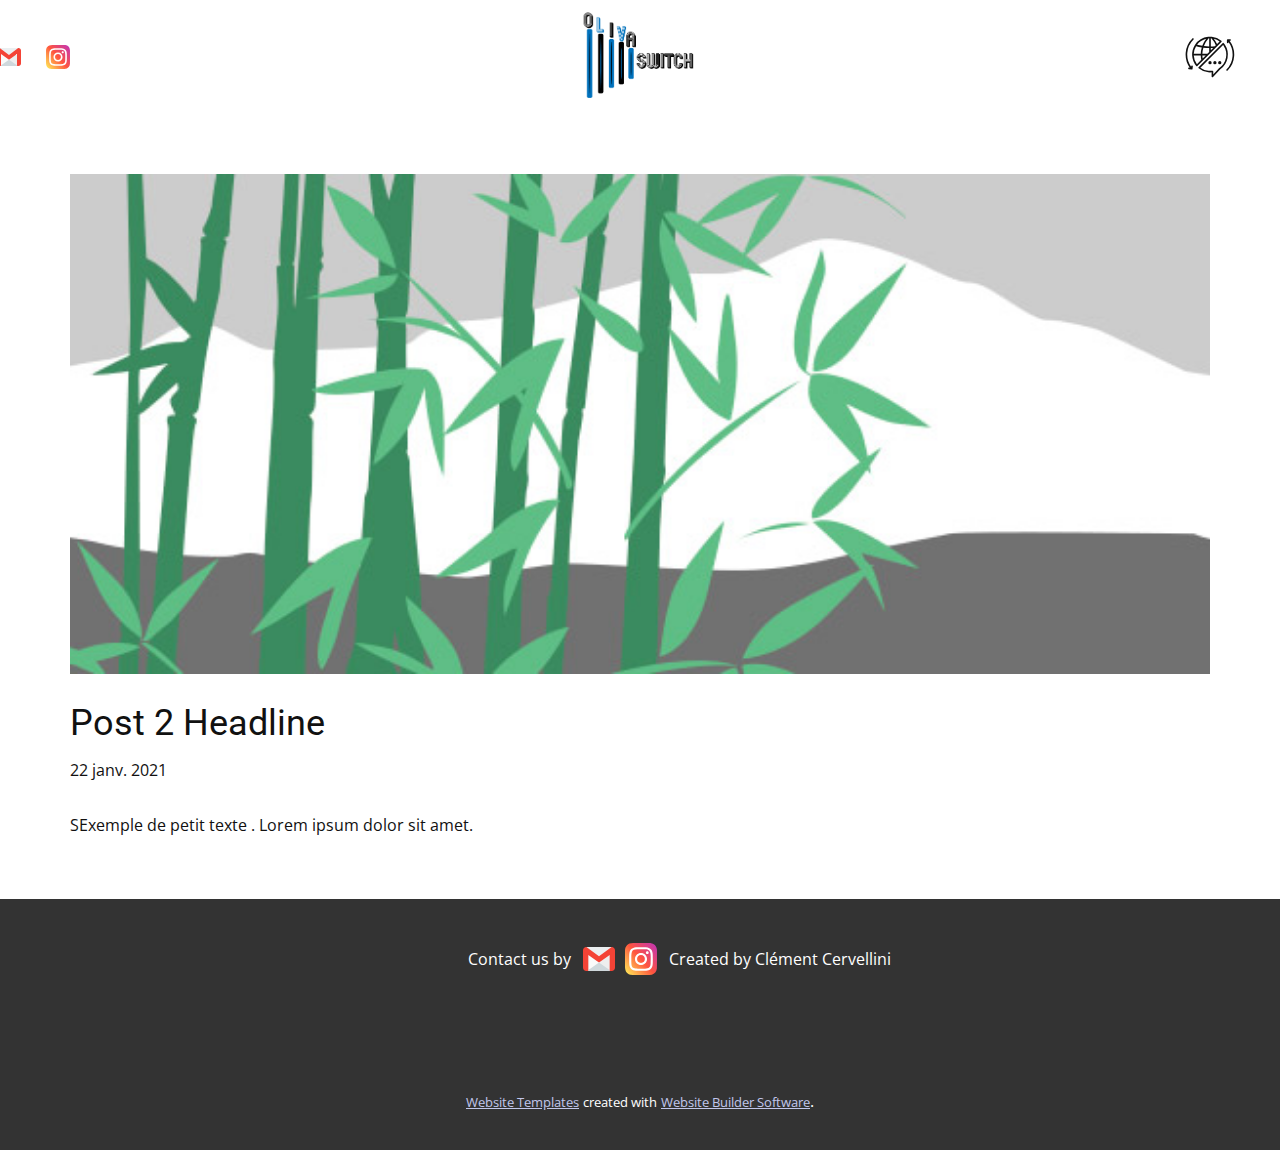
<file: blog/post-1.html>
<!doctype html>
<html style="font-size: 16px;"><head>
    <meta name="viewport" content="width=device-width, initial-scale=1.0">
    <meta charset="utf-8">
    <meta name="keywords" content="">
    <meta name="description" content="">
    <meta name="page_type" content="np-template-header-footer-from-plugin">
    <title>Post 2 Headline</title>
    <link rel="stylesheet" href="../nicepage.css" media="screen">
<link rel="stylesheet" href="../Post-Template.css" media="screen">
    <script class="u-script" type="text/javascript" src="../jquery.js" defer=""></script>
    <script class="u-script" type="text/javascript" src="../nicepage.js" defer=""></script>
    <meta name="generator" content="Nicepage 3.8.0, nicepage.com">
    <link id="u-theme-google-font" rel="stylesheet" href="https://fonts.googleapis.com/css?family=Roboto:100,100i,300,300i,400,400i,500,500i,700,700i,900,900i|Open+Sans:300,300i,400,400i,600,600i,700,700i,800,800i">
    
    
    <script type="application/ld+json">{
		"@context": "http://schema.org",
		"@type": "Organization",
		"name": "Startup Oliva Switch",
		"url": "index.html",
		"sameAs": [
				"mailto:oliva.switch@gmail.com",
				"https://www.instagram.com/oliva.switch/?hl=fr",
				"mailto:oliva.switch@gmail.com",
				"https://www.instagram.com/oliva.switch/?hl=fr"
		]
}</script>
    <meta property="og:title" content="Post Template">
    <meta property="og:type" content="website">
    <meta name="theme-color" content="#2a3166">
    <link rel="canonical" href="../index.html">
    <meta property="og:url" content="index.html">
  </head>
  <body class="u-body"><header class="u-align-left u-clearfix u-header u-header" id="sec-e6a7"><div class="u-clearfix u-sheet u-sheet-1">
        <img src="../images/logostartupv23232.png" alt="" class="u-image u-image-default u-image-1" data-image-width="714" data-image-height="535" data-href="../OlivaSwitch-Francais.html" data-page-id="89644616">
        <nav class="u-menu u-menu-dropdown u-menu-open-right u-offcanvas u-menu-1" data-responsive-from="XL">
          <div class="menu-collapse">
            <a class="u-button-style u-custom-active-color u-nav-link" href="#" style="font-size: calc(1em + 36px); padding: 18px 34px;">
              <svg class="u-svg-link" preserveAspectRatio="xMidYMin slice" viewBox="0 0 512 512" style=""><use xmlns:xlink="http://www.w3.org/1999/xlink" xlink:href="#svg-cf4f"></use></svg>
              <svg xmlns="http://www.w3.org/2000/svg" xmlns:xlink="http://www.w3.org/1999/xlink" version="1.1" xml:space="preserve" class="u-svg-content" viewBox="0 0 512 512" id="svg-cf4f"><g id="outline"><path d="M370.931,102.051a8,8,0,0,0-2.895-5.788,174.894,174.894,0,0,0-94.463-39.394c-5.751-.572-11.6-.858-17.445-.863-.043,0-.085-.006-.128-.006s-.084.006-.127.006c-5.848,0-11.695.291-17.442.863a175.225,175.225,0,0,0-129.523,78.464l-.061.089h0a176.044,176.044,0,0,0,11.417,208.614,8,8,0,0,0,5.787,2.9c.127.006.253.008.38.008a8,8,0,0,0,5.656-2.342L368.6,108.087A8,8,0,0,0,370.931,102.051ZM230.056,224H180.944a235.387,235.387,0,0,1,9.92-60.224A507.977,507.977,0,0,0,248,167.928v38.128ZM96.222,224A159.08,159.08,0,0,1,119.1,149.149a505.249,505.249,0,0,0,55.761,12.307A251.43,251.43,0,0,0,164.938,224ZM243.007,72.531c1.659-.134,3.323-.251,4.993-.333v79.73a492.129,492.129,0,0,1-51.872-3.608A233.2,233.2,0,0,1,243.007,72.531ZM214.057,240l-30.149,30.148A237.173,237.173,0,0,1,180.95,240ZM264,167.929q11.5-.183,23.021-.893L264,190.056Zm40.476-18.349c-13.389,1.336-26.957,2.124-40.476,2.346V72.2c1.672.082,3.338.2,5,.333a234.1,234.1,0,0,1,43.993,68.532ZM218.7,76.37a248.394,248.394,0,0,0-38.813,69.673,489.955,489.955,0,0,1-51.261-10.866A159.106,159.106,0,0,1,218.7,76.37ZM127.167,326.89A160.316,160.316,0,0,1,96.209,240h68.729a252.685,252.685,0,0,0,5.261,43.858Zm197.995-198a249.34,249.34,0,0,0-31.87-52.527,158.8,158.8,0,0,1,57.6,26.8Z"></path><path d="M403.157,135.429a176.512,176.512,0,0,0-11.42-15.463,8,8,0,0,0-11.824-.563L143.4,355.913a8,8,0,0,0,.561,11.824,174.894,174.894,0,0,0,94.463,39.394A179.213,179.213,0,0,0,272,407.28V448a8,8,0,0,0,13.878,5.426L357.625,375.7a176.04,176.04,0,0,0,45.532-240.272ZM347.729,363.1a8.048,8.048,0,0,0-1.286,1.125L288,427.539v-29.25a8,8,0,0,0-9.132-7.92c-2.422.347-4.672.621-6.881.84a162.556,162.556,0,0,1-31.978,0,158.85,158.85,0,0,1-78.9-30.372L384.834,137.11q2.584,3.5,4.953,7.108A160.04,160.04,0,0,1,347.729,363.1Z"></path><circle cx="256" cy="312" r="16"></circle><circle cx="304" cy="312" r="16"></circle><circle cx="352" cy="312" r="16"></circle><path d="M79.992,340.062a8,8,0,0,0-8.93,6.946l-.676,5.4A208.021,208.021,0,0,1,93.63,84.217,8,8,0,1,0,82.37,72.85,224.007,224.007,0,0,0,56.932,361.087l-6.76-1a8,8,0,1,0-2.344,15.828l27,4a8,8,0,0,0,9.11-6.922l3-24A8,8,0,0,0,79.992,340.062Z"></path><path d="M454.534,96a8,8,0,0,0,0-16h-24a8,8,0,0,0-8,8v24a8,8,0,0,0,16,0v-2.638A208,208,0,0,1,418.316,378.37a8,8,0,0,0,11.368,11.26A224,224,0,0,0,448.521,96Z"></path>
</g></svg>
            </a>
          </div>
          <div class="u-custom-menu u-nav-container">
            <ul class="u-nav u-unstyled"><li class="u-nav-item"><a class="u-active-black u-button-style u-nav-link" href="../OlivaSwitch-Francais.html">Francais</a>
</li><li class="u-nav-item"><a class="u-active-black u-button-style u-nav-link" href="../OlivaSwitch-English.html">English</a>
</li></ul>
          </div>
          <div class="u-custom-menu u-nav-container-collapse">
            <div class="u-black u-container-style u-inner-container-layout u-opacity u-opacity-95 u-sidenav">
              <div class="u-sidenav-overflow">
                <div class="u-menu-close"></div>
                <ul class="u-align-center u-nav u-popupmenu-items u-unstyled u-nav-2"><li class="u-nav-item"><a class="u-button-style u-nav-link" href="../OlivaSwitch-Francais.html">Francais</a>
</li><li class="u-nav-item"><a class="u-button-style u-nav-link" href="../OlivaSwitch-English.html">English</a>
</li></ul>
              </div>
            </div>
            <div class="u-black u-menu-overlay u-opacity u-opacity-80"></div>
          </div>
        </nav>
        <div class="u-align-left u-social-icons u-spacing-25 u-text-palette-5-base u-social-icons-1">
          <a class="u-social-url" href="../mailto:oliva.switch@gmail.com" title="oliva.switch"><span class="u-icon u-icon-circle u-social-facebook u-social-icon u-icon-1"><svg class="u-svg-link" preserveAspectRatio="xMidYMin slice" viewBox="0 0 512 512" style=""><use xmlns:xlink="http://www.w3.org/1999/xlink" xlink:href="#svg-339c"></use></svg><svg xmlns="http://www.w3.org/2000/svg" xmlns:xlink="http://www.w3.org/1999/xlink" version="1.1" xml:space="preserve" class="u-svg-content" viewBox="0 0 512 512" x="0px" y="0px" id="svg-339c" style="enable-background:new 0 0 512 512;"><path style="fill:#CFD8DC;" d="M443.499,417.941l-181.333-128c-3.689-2.606-8.62-2.606-12.309,0l-181.333,128  c-2.837,1.999-4.525,5.254-4.523,8.725v10.667C64,443.224,68.776,448,74.667,448h362.667c5.891,0,10.667-4.776,10.667-10.667  v-10.667C448.007,423.2,446.328,419.945,443.499,417.941z"></path><path style="fill:#FAFAFA;" d="M262.165,289.941l-181.333-128c-4.807-3.405-11.465-2.268-14.87,2.539  c-1.281,1.808-1.967,3.97-1.962,6.186v256c-0.012,5.891,4.755,10.676,10.646,10.688c2.216,0.004,4.378-0.682,6.186-1.962  l181.333-128c4.813-3.397,5.961-10.052,2.564-14.865c-0.702-0.995-1.569-1.862-2.564-2.564V289.941z"></path><path style="fill:#EEEEEE;" d="M442.24,161.195c-3.546-1.812-7.802-1.525-11.072,0.747l-181.333,128  c-4.813,3.397-5.961,10.052-2.564,14.865c0.702,0.995,1.569,1.862,2.564,2.564l181.333,128c4.807,3.405,11.465,2.268,14.87-2.539  c1.277-1.802,1.962-3.956,1.962-6.165v-256C448,166.681,445.779,163.028,442.24,161.195z"></path><path style="fill:#ECEFF1;" d="M468.8,71.339C467.362,66.96,463.275,64,458.667,64H53.333c-5.891,0-10.667,4.776-10.667,10.667  c0,3.357,1.581,6.519,4.267,8.533L249.6,232.533c3.762,2.77,8.889,2.77,12.651,0L464.917,83.2  C468.631,80.495,470.195,75.716,468.8,71.339z"></path><path style="fill:#F44336;" d="M458.667,64c-2.308,0-4.554,0.749-6.4,2.133L256,210.752L59.733,66.133  C57.887,64.749,55.641,64,53.333,64C23.878,64,0,87.878,0,117.333v277.333C0,424.122,23.878,448,53.333,448h21.333  c5.891,0,10.667-4.776,10.667-10.667v-246.08l164.501,116.139c3.689,2.606,8.62,2.606,12.309,0l164.523-116.139v246.08  c0,5.891,4.776,10.667,10.667,10.667h21.333C488.122,448,512,424.122,512,394.667V117.333C512,87.878,488.122,64,458.667,64z"></path></svg>
          
          
        </span>
          </a>
          <a class="u-social-url" target="_blank" href="https://www.instagram.com/oliva.switch/?hl=fr" title="instagram"><span class="u-icon u-icon-circle u-social-icon u-social-instagram u-icon-2"><svg class="u-svg-link" preserveAspectRatio="xMidYMin slice" viewBox="0 0 24 24" style=""><use xmlns:xlink="http://www.w3.org/1999/xlink" xlink:href="#svg-64c0"></use></svg><svg xmlns="http://www.w3.org/2000/svg" xmlns:xlink="http://www.w3.org/1999/xlink" version="1.1" xml:space="preserve" class="u-svg-content" viewBox="0 0 24 24" id="svg-64c0"><linearGradient id="SVGID_1_" gradientTransform="matrix(0 -1.982 -1.844 0 -132.522 -51.077)" gradientUnits="userSpaceOnUse" x1="-37.106" x2="-26.555" y1="-72.705" y2="-84.047"><stop offset="0" stop-color="#fd5"></stop><stop offset=".5" stop-color="#ff543e"></stop><stop offset="1" stop-color="#c837ab"></stop>
</linearGradient><path d="m1.5 1.633c-1.886 1.959-1.5 4.04-1.5 10.362 0 5.25-.916 10.513 3.878 11.752 1.497.385 14.761.385 16.256-.002 1.996-.515 3.62-2.134 3.842-4.957.031-.394.031-13.185-.001-13.587-.236-3.007-2.087-4.74-4.526-5.091-.559-.081-.671-.105-3.539-.11-10.173.005-12.403-.448-14.41 1.633z" fill="url(#SVGID_1_)"></path><path d="m11.998 3.139c-3.631 0-7.079-.323-8.396 3.057-.544 1.396-.465 3.209-.465 5.805 0 2.278-.073 4.419.465 5.804 1.314 3.382 4.79 3.058 8.394 3.058 3.477 0 7.062.362 8.395-3.058.545-1.41.465-3.196.465-5.804 0-3.462.191-5.697-1.488-7.375-1.7-1.7-3.999-1.487-7.374-1.487zm-.794 1.597c7.574-.012 8.538-.854 8.006 10.843-.189 4.137-3.339 3.683-7.211 3.683-7.06 0-7.263-.202-7.263-7.265 0-7.145.56-7.257 6.468-7.263zm5.524 1.471c-.587 0-1.063.476-1.063 1.063s.476 1.063 1.063 1.063 1.063-.476 1.063-1.063-.476-1.063-1.063-1.063zm-4.73 1.243c-2.513 0-4.55 2.038-4.55 4.551s2.037 4.55 4.55 4.55 4.549-2.037 4.549-4.55-2.036-4.551-4.549-4.551zm0 1.597c3.905 0 3.91 5.908 0 5.908-3.904 0-3.91-5.908 0-5.908z" fill="#fff"></path></svg>
          
          
        </span>
          </a>
        </div>
      </div></header>
    <section class="u-clearfix u-section-1" id="sec-3443">
      <div class="u-clearfix u-sheet u-sheet-1">
        <img src="[data-uri]" alt="" class="u-blog-control u-expanded-width u-image u-image-default u-image-1" data-image-width="1080" data-image-height="1080">
        <h2 class="u-blog-control u-custom-font u-expanded-width u-heading-font u-text u-text-1">Post 2 Headline</h2>
        <div class="u-metadata u-metadata-1">
          <span class="u-meta-date u-meta-icon">22 janv. 2021</span>
          
          
        </div>
        <div class="u-blog-control u-expanded-width-sm u-expanded-width-xl u-expanded-width-xs u-post-content u-text u-text-2 fr-view">
  SExemple de petit texte . Lorem ipsum dolor sit amet.
  </div>
      </div>
    </section>
    
    
    <footer class="u-clearfix u-footer u-grey-80" id="sec-7fa8"><div class="u-clearfix u-sheet u-sheet-1">
        <div class="u-align-left u-social-icons u-spacing-10 u-social-icons-1">
          <a class="u-social-url" title="Gmail" target="_blank" href="../mailto:oliva.switch@gmail.com"><span class="u-icon u-icon-circle u-social-icon u-social-twitter u-icon-1"><svg class="u-svg-link" preserveAspectRatio="xMidYMin slice" viewBox="0 0 512 512" style=""><use xmlns:xlink="http://www.w3.org/1999/xlink" xlink:href="#svg-a6a3"></use></svg><svg xmlns="http://www.w3.org/2000/svg" xmlns:xlink="http://www.w3.org/1999/xlink" version="1.1" xml:space="preserve" class="u-svg-content" viewBox="0 0 512 512" x="0px" y="0px" id="svg-a6a3" style="enable-background:new 0 0 512 512;"><path style="fill:#CFD8DC;" d="M443.499,417.941l-181.333-128c-3.689-2.606-8.62-2.606-12.309,0l-181.333,128  c-2.837,1.999-4.525,5.254-4.523,8.725v10.667C64,443.224,68.776,448,74.667,448h362.667c5.891,0,10.667-4.776,10.667-10.667  v-10.667C448.007,423.2,446.328,419.945,443.499,417.941z"></path><path style="fill:#FAFAFA;" d="M262.165,289.941l-181.333-128c-4.807-3.405-11.465-2.268-14.87,2.539  c-1.281,1.808-1.967,3.97-1.962,6.186v256c-0.012,5.891,4.755,10.676,10.646,10.688c2.216,0.004,4.378-0.682,6.186-1.962  l181.333-128c4.813-3.397,5.961-10.052,2.564-14.865c-0.702-0.995-1.569-1.862-2.564-2.564V289.941z"></path><path style="fill:#EEEEEE;" d="M442.24,161.195c-3.546-1.812-7.802-1.525-11.072,0.747l-181.333,128  c-4.813,3.397-5.961,10.052-2.564,14.865c0.702,0.995,1.569,1.862,2.564,2.564l181.333,128c4.807,3.405,11.465,2.268,14.87-2.539  c1.277-1.802,1.962-3.956,1.962-6.165v-256C448,166.681,445.779,163.028,442.24,161.195z"></path><path style="fill:#ECEFF1;" d="M468.8,71.339C467.362,66.96,463.275,64,458.667,64H53.333c-5.891,0-10.667,4.776-10.667,10.667  c0,3.357,1.581,6.519,4.267,8.533L249.6,232.533c3.762,2.77,8.889,2.77,12.651,0L464.917,83.2  C468.631,80.495,470.195,75.716,468.8,71.339z"></path><path style="fill:#F44336;" d="M458.667,64c-2.308,0-4.554,0.749-6.4,2.133L256,210.752L59.733,66.133  C57.887,64.749,55.641,64,53.333,64C23.878,64,0,87.878,0,117.333v277.333C0,424.122,23.878,448,53.333,448h21.333  c5.891,0,10.667-4.776,10.667-10.667v-246.08l164.501,116.139c3.689,2.606,8.62,2.606,12.309,0l164.523-116.139v246.08  c0,5.891,4.776,10.667,10.667,10.667h21.333C488.122,448,512,424.122,512,394.667V117.333C512,87.878,488.122,64,458.667,64z"></path></svg></span>
          </a>
          <a class="u-social-url" title="instagram" target="_blank" href="https://www.instagram.com/oliva.switch/?hl=fr"><span class="u-icon u-icon-circle u-social-icon u-social-instagram u-icon-2"><svg class="u-svg-link" preserveAspectRatio="xMidYMin slice" viewBox="0 0 24 24" style=""><use xmlns:xlink="http://www.w3.org/1999/xlink" xlink:href="#svg-7f1b"></use></svg><svg xmlns="http://www.w3.org/2000/svg" xmlns:xlink="http://www.w3.org/1999/xlink" version="1.1" xml:space="preserve" class="u-svg-content" viewBox="0 0 24 24" id="svg-7f1b"><linearGradient id="SVGID_1_" gradientTransform="matrix(0 -1.982 -1.844 0 -132.522 -51.077)" gradientUnits="userSpaceOnUse" x1="-37.106" x2="-26.555" y1="-72.705" y2="-84.047"><stop offset="0" stop-color="#fd5"></stop><stop offset=".5" stop-color="#ff543e"></stop><stop offset="1" stop-color="#c837ab"></stop>
</linearGradient><path d="m1.5 1.633c-1.886 1.959-1.5 4.04-1.5 10.362 0 5.25-.916 10.513 3.878 11.752 1.497.385 14.761.385 16.256-.002 1.996-.515 3.62-2.134 3.842-4.957.031-.394.031-13.185-.001-13.587-.236-3.007-2.087-4.74-4.526-5.091-.559-.081-.671-.105-3.539-.11-10.173.005-12.403-.448-14.41 1.633z" fill="url(#SVGID_1_)"></path><path d="m11.998 3.139c-3.631 0-7.079-.323-8.396 3.057-.544 1.396-.465 3.209-.465 5.805 0 2.278-.073 4.419.465 5.804 1.314 3.382 4.79 3.058 8.394 3.058 3.477 0 7.062.362 8.395-3.058.545-1.41.465-3.196.465-5.804 0-3.462.191-5.697-1.488-7.375-1.7-1.7-3.999-1.487-7.374-1.487zm-.794 1.597c7.574-.012 8.538-.854 8.006 10.843-.189 4.137-3.339 3.683-7.211 3.683-7.06 0-7.263-.202-7.263-7.265 0-7.145.56-7.257 6.468-7.263zm5.524 1.471c-.587 0-1.063.476-1.063 1.063s.476 1.063 1.063 1.063 1.063-.476 1.063-1.063-.476-1.063-1.063-1.063zm-4.73 1.243c-2.513 0-4.55 2.038-4.55 4.551s2.037 4.55 4.55 4.55 4.549-2.037 4.549-4.55-2.036-4.551-4.549-4.551zm0 1.597c3.905 0 3.91 5.908 0 5.908-3.904 0-3.91-5.908 0-5.908z" fill="#fff"></path></svg></span>
          </a>
        </div>
        <div class="u-clearfix u-custom-html u-custom-html-1">
          <style></style>
          <p>Created by Clément Cervellini </p>
        </div>
        <div class="u-clearfix u-custom-html u-custom-html-2">
          <style></style>
          <p>Contact us by </p>
        </div>
      </div></footer>
    <section class="u-backlink u-clearfix u-grey-80">
      <a class="u-link" href="https://nicepage.com/website-templates" target="_blank">
        <span>Website Templates</span>
      </a>
      <p class="u-text">
        <span>created with</span>
      </p>
      <a class="u-link" href="https://nicepage.com/" target="_blank">
        <span>Website Builder Software</span>
      </a>. 
    </section>
  
</body></html>
</file>
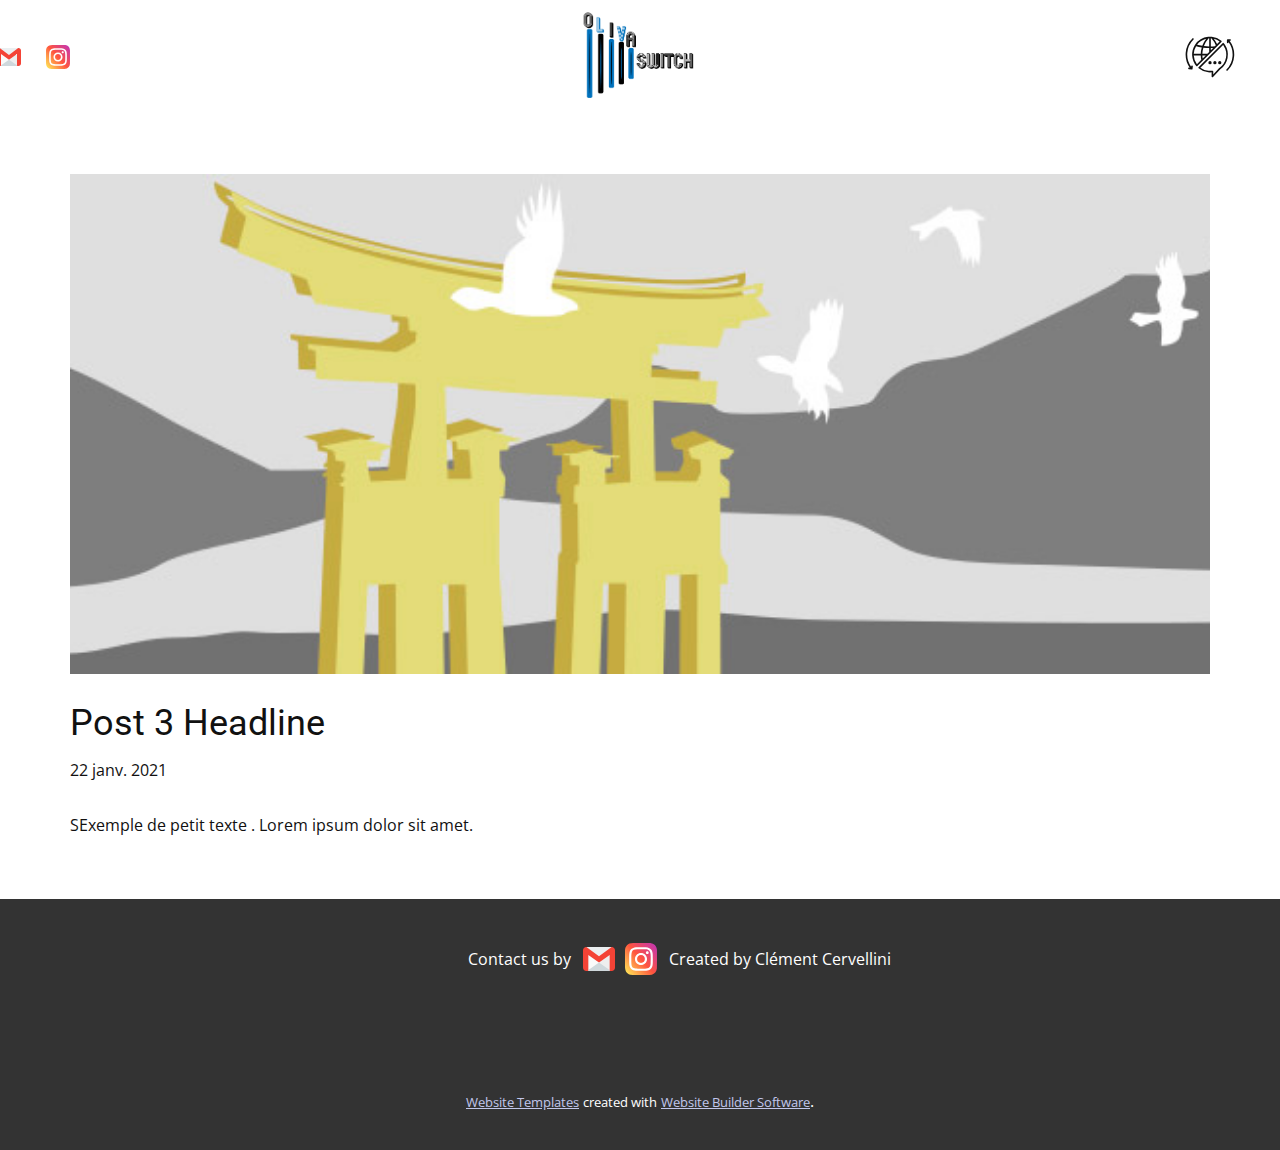
<file: blog/post-2.html>
<!doctype html>
<html style="font-size: 16px;"><head>
    <meta name="viewport" content="width=device-width, initial-scale=1.0">
    <meta charset="utf-8">
    <meta name="keywords" content="">
    <meta name="description" content="">
    <meta name="page_type" content="np-template-header-footer-from-plugin">
    <title>Post 3 Headline</title>
    <link rel="stylesheet" href="../nicepage.css" media="screen">
<link rel="stylesheet" href="../Post-Template.css" media="screen">
    <script class="u-script" type="text/javascript" src="../jquery.js" defer=""></script>
    <script class="u-script" type="text/javascript" src="../nicepage.js" defer=""></script>
    <meta name="generator" content="Nicepage 3.8.0, nicepage.com">
    <link id="u-theme-google-font" rel="stylesheet" href="https://fonts.googleapis.com/css?family=Roboto:100,100i,300,300i,400,400i,500,500i,700,700i,900,900i|Open+Sans:300,300i,400,400i,600,600i,700,700i,800,800i">
    
    
    <script type="application/ld+json">{
		"@context": "http://schema.org",
		"@type": "Organization",
		"name": "Startup Oliva Switch",
		"url": "index.html",
		"sameAs": [
				"mailto:oliva.switch@gmail.com",
				"https://www.instagram.com/oliva.switch/?hl=fr",
				"mailto:oliva.switch@gmail.com",
				"https://www.instagram.com/oliva.switch/?hl=fr"
		]
}</script>
    <meta property="og:title" content="Post Template">
    <meta property="og:type" content="website">
    <meta name="theme-color" content="#2a3166">
    <link rel="canonical" href="../index.html">
    <meta property="og:url" content="index.html">
  </head>
  <body class="u-body"><header class="u-align-left u-clearfix u-header u-header" id="sec-e6a7"><div class="u-clearfix u-sheet u-sheet-1">
        <img src="../images/logostartupv23232.png" alt="" class="u-image u-image-default u-image-1" data-image-width="714" data-image-height="535" data-href="../OlivaSwitch-Francais.html" data-page-id="89644616">
        <nav class="u-menu u-menu-dropdown u-menu-open-right u-offcanvas u-menu-1" data-responsive-from="XL">
          <div class="menu-collapse">
            <a class="u-button-style u-custom-active-color u-nav-link" href="#" style="font-size: calc(1em + 36px); padding: 18px 34px;">
              <svg class="u-svg-link" preserveAspectRatio="xMidYMin slice" viewBox="0 0 512 512" style=""><use xmlns:xlink="http://www.w3.org/1999/xlink" xlink:href="#svg-cf4f"></use></svg>
              <svg xmlns="http://www.w3.org/2000/svg" xmlns:xlink="http://www.w3.org/1999/xlink" version="1.1" xml:space="preserve" class="u-svg-content" viewBox="0 0 512 512" id="svg-cf4f"><g id="outline"><path d="M370.931,102.051a8,8,0,0,0-2.895-5.788,174.894,174.894,0,0,0-94.463-39.394c-5.751-.572-11.6-.858-17.445-.863-.043,0-.085-.006-.128-.006s-.084.006-.127.006c-5.848,0-11.695.291-17.442.863a175.225,175.225,0,0,0-129.523,78.464l-.061.089h0a176.044,176.044,0,0,0,11.417,208.614,8,8,0,0,0,5.787,2.9c.127.006.253.008.38.008a8,8,0,0,0,5.656-2.342L368.6,108.087A8,8,0,0,0,370.931,102.051ZM230.056,224H180.944a235.387,235.387,0,0,1,9.92-60.224A507.977,507.977,0,0,0,248,167.928v38.128ZM96.222,224A159.08,159.08,0,0,1,119.1,149.149a505.249,505.249,0,0,0,55.761,12.307A251.43,251.43,0,0,0,164.938,224ZM243.007,72.531c1.659-.134,3.323-.251,4.993-.333v79.73a492.129,492.129,0,0,1-51.872-3.608A233.2,233.2,0,0,1,243.007,72.531ZM214.057,240l-30.149,30.148A237.173,237.173,0,0,1,180.95,240ZM264,167.929q11.5-.183,23.021-.893L264,190.056Zm40.476-18.349c-13.389,1.336-26.957,2.124-40.476,2.346V72.2c1.672.082,3.338.2,5,.333a234.1,234.1,0,0,1,43.993,68.532ZM218.7,76.37a248.394,248.394,0,0,0-38.813,69.673,489.955,489.955,0,0,1-51.261-10.866A159.106,159.106,0,0,1,218.7,76.37ZM127.167,326.89A160.316,160.316,0,0,1,96.209,240h68.729a252.685,252.685,0,0,0,5.261,43.858Zm197.995-198a249.34,249.34,0,0,0-31.87-52.527,158.8,158.8,0,0,1,57.6,26.8Z"></path><path d="M403.157,135.429a176.512,176.512,0,0,0-11.42-15.463,8,8,0,0,0-11.824-.563L143.4,355.913a8,8,0,0,0,.561,11.824,174.894,174.894,0,0,0,94.463,39.394A179.213,179.213,0,0,0,272,407.28V448a8,8,0,0,0,13.878,5.426L357.625,375.7a176.04,176.04,0,0,0,45.532-240.272ZM347.729,363.1a8.048,8.048,0,0,0-1.286,1.125L288,427.539v-29.25a8,8,0,0,0-9.132-7.92c-2.422.347-4.672.621-6.881.84a162.556,162.556,0,0,1-31.978,0,158.85,158.85,0,0,1-78.9-30.372L384.834,137.11q2.584,3.5,4.953,7.108A160.04,160.04,0,0,1,347.729,363.1Z"></path><circle cx="256" cy="312" r="16"></circle><circle cx="304" cy="312" r="16"></circle><circle cx="352" cy="312" r="16"></circle><path d="M79.992,340.062a8,8,0,0,0-8.93,6.946l-.676,5.4A208.021,208.021,0,0,1,93.63,84.217,8,8,0,1,0,82.37,72.85,224.007,224.007,0,0,0,56.932,361.087l-6.76-1a8,8,0,1,0-2.344,15.828l27,4a8,8,0,0,0,9.11-6.922l3-24A8,8,0,0,0,79.992,340.062Z"></path><path d="M454.534,96a8,8,0,0,0,0-16h-24a8,8,0,0,0-8,8v24a8,8,0,0,0,16,0v-2.638A208,208,0,0,1,418.316,378.37a8,8,0,0,0,11.368,11.26A224,224,0,0,0,448.521,96Z"></path>
</g></svg>
            </a>
          </div>
          <div class="u-custom-menu u-nav-container">
            <ul class="u-nav u-unstyled"><li class="u-nav-item"><a class="u-active-black u-button-style u-nav-link" href="../OlivaSwitch-Francais.html">Francais</a>
</li><li class="u-nav-item"><a class="u-active-black u-button-style u-nav-link" href="../OlivaSwitch-English.html">English</a>
</li></ul>
          </div>
          <div class="u-custom-menu u-nav-container-collapse">
            <div class="u-black u-container-style u-inner-container-layout u-opacity u-opacity-95 u-sidenav">
              <div class="u-sidenav-overflow">
                <div class="u-menu-close"></div>
                <ul class="u-align-center u-nav u-popupmenu-items u-unstyled u-nav-2"><li class="u-nav-item"><a class="u-button-style u-nav-link" href="../OlivaSwitch-Francais.html">Francais</a>
</li><li class="u-nav-item"><a class="u-button-style u-nav-link" href="../OlivaSwitch-English.html">English</a>
</li></ul>
              </div>
            </div>
            <div class="u-black u-menu-overlay u-opacity u-opacity-80"></div>
          </div>
        </nav>
        <div class="u-align-left u-social-icons u-spacing-25 u-text-palette-5-base u-social-icons-1">
          <a class="u-social-url" href="../mailto:oliva.switch@gmail.com" title="oliva.switch"><span class="u-icon u-icon-circle u-social-facebook u-social-icon u-icon-1"><svg class="u-svg-link" preserveAspectRatio="xMidYMin slice" viewBox="0 0 512 512" style=""><use xmlns:xlink="http://www.w3.org/1999/xlink" xlink:href="#svg-339c"></use></svg><svg xmlns="http://www.w3.org/2000/svg" xmlns:xlink="http://www.w3.org/1999/xlink" version="1.1" xml:space="preserve" class="u-svg-content" viewBox="0 0 512 512" x="0px" y="0px" id="svg-339c" style="enable-background:new 0 0 512 512;"><path style="fill:#CFD8DC;" d="M443.499,417.941l-181.333-128c-3.689-2.606-8.62-2.606-12.309,0l-181.333,128  c-2.837,1.999-4.525,5.254-4.523,8.725v10.667C64,443.224,68.776,448,74.667,448h362.667c5.891,0,10.667-4.776,10.667-10.667  v-10.667C448.007,423.2,446.328,419.945,443.499,417.941z"></path><path style="fill:#FAFAFA;" d="M262.165,289.941l-181.333-128c-4.807-3.405-11.465-2.268-14.87,2.539  c-1.281,1.808-1.967,3.97-1.962,6.186v256c-0.012,5.891,4.755,10.676,10.646,10.688c2.216,0.004,4.378-0.682,6.186-1.962  l181.333-128c4.813-3.397,5.961-10.052,2.564-14.865c-0.702-0.995-1.569-1.862-2.564-2.564V289.941z"></path><path style="fill:#EEEEEE;" d="M442.24,161.195c-3.546-1.812-7.802-1.525-11.072,0.747l-181.333,128  c-4.813,3.397-5.961,10.052-2.564,14.865c0.702,0.995,1.569,1.862,2.564,2.564l181.333,128c4.807,3.405,11.465,2.268,14.87-2.539  c1.277-1.802,1.962-3.956,1.962-6.165v-256C448,166.681,445.779,163.028,442.24,161.195z"></path><path style="fill:#ECEFF1;" d="M468.8,71.339C467.362,66.96,463.275,64,458.667,64H53.333c-5.891,0-10.667,4.776-10.667,10.667  c0,3.357,1.581,6.519,4.267,8.533L249.6,232.533c3.762,2.77,8.889,2.77,12.651,0L464.917,83.2  C468.631,80.495,470.195,75.716,468.8,71.339z"></path><path style="fill:#F44336;" d="M458.667,64c-2.308,0-4.554,0.749-6.4,2.133L256,210.752L59.733,66.133  C57.887,64.749,55.641,64,53.333,64C23.878,64,0,87.878,0,117.333v277.333C0,424.122,23.878,448,53.333,448h21.333  c5.891,0,10.667-4.776,10.667-10.667v-246.08l164.501,116.139c3.689,2.606,8.62,2.606,12.309,0l164.523-116.139v246.08  c0,5.891,4.776,10.667,10.667,10.667h21.333C488.122,448,512,424.122,512,394.667V117.333C512,87.878,488.122,64,458.667,64z"></path></svg>
          
          
        </span>
          </a>
          <a class="u-social-url" target="_blank" href="https://www.instagram.com/oliva.switch/?hl=fr" title="instagram"><span class="u-icon u-icon-circle u-social-icon u-social-instagram u-icon-2"><svg class="u-svg-link" preserveAspectRatio="xMidYMin slice" viewBox="0 0 24 24" style=""><use xmlns:xlink="http://www.w3.org/1999/xlink" xlink:href="#svg-64c0"></use></svg><svg xmlns="http://www.w3.org/2000/svg" xmlns:xlink="http://www.w3.org/1999/xlink" version="1.1" xml:space="preserve" class="u-svg-content" viewBox="0 0 24 24" id="svg-64c0"><linearGradient id="SVGID_1_" gradientTransform="matrix(0 -1.982 -1.844 0 -132.522 -51.077)" gradientUnits="userSpaceOnUse" x1="-37.106" x2="-26.555" y1="-72.705" y2="-84.047"><stop offset="0" stop-color="#fd5"></stop><stop offset=".5" stop-color="#ff543e"></stop><stop offset="1" stop-color="#c837ab"></stop>
</linearGradient><path d="m1.5 1.633c-1.886 1.959-1.5 4.04-1.5 10.362 0 5.25-.916 10.513 3.878 11.752 1.497.385 14.761.385 16.256-.002 1.996-.515 3.62-2.134 3.842-4.957.031-.394.031-13.185-.001-13.587-.236-3.007-2.087-4.74-4.526-5.091-.559-.081-.671-.105-3.539-.11-10.173.005-12.403-.448-14.41 1.633z" fill="url(#SVGID_1_)"></path><path d="m11.998 3.139c-3.631 0-7.079-.323-8.396 3.057-.544 1.396-.465 3.209-.465 5.805 0 2.278-.073 4.419.465 5.804 1.314 3.382 4.79 3.058 8.394 3.058 3.477 0 7.062.362 8.395-3.058.545-1.41.465-3.196.465-5.804 0-3.462.191-5.697-1.488-7.375-1.7-1.7-3.999-1.487-7.374-1.487zm-.794 1.597c7.574-.012 8.538-.854 8.006 10.843-.189 4.137-3.339 3.683-7.211 3.683-7.06 0-7.263-.202-7.263-7.265 0-7.145.56-7.257 6.468-7.263zm5.524 1.471c-.587 0-1.063.476-1.063 1.063s.476 1.063 1.063 1.063 1.063-.476 1.063-1.063-.476-1.063-1.063-1.063zm-4.73 1.243c-2.513 0-4.55 2.038-4.55 4.551s2.037 4.55 4.55 4.55 4.549-2.037 4.549-4.55-2.036-4.551-4.549-4.551zm0 1.597c3.905 0 3.91 5.908 0 5.908-3.904 0-3.91-5.908 0-5.908z" fill="#fff"></path></svg>
          
          
        </span>
          </a>
        </div>
      </div></header>
    <section class="u-clearfix u-section-1" id="sec-3443">
      <div class="u-clearfix u-sheet u-sheet-1">
        <img src="[data-uri]" alt="" class="u-blog-control u-expanded-width u-image u-image-default u-image-1" data-image-width="1080" data-image-height="1080">
        <h2 class="u-blog-control u-custom-font u-expanded-width u-heading-font u-text u-text-1">Post 3 Headline</h2>
        <div class="u-metadata u-metadata-1">
          <span class="u-meta-date u-meta-icon">22 janv. 2021</span>
          
          
        </div>
        <div class="u-blog-control u-expanded-width-sm u-expanded-width-xl u-expanded-width-xs u-post-content u-text u-text-2 fr-view">
  SExemple de petit texte . Lorem ipsum dolor sit amet.
  </div>
      </div>
    </section>
    
    
    <footer class="u-clearfix u-footer u-grey-80" id="sec-7fa8"><div class="u-clearfix u-sheet u-sheet-1">
        <div class="u-align-left u-social-icons u-spacing-10 u-social-icons-1">
          <a class="u-social-url" title="Gmail" target="_blank" href="../mailto:oliva.switch@gmail.com"><span class="u-icon u-icon-circle u-social-icon u-social-twitter u-icon-1"><svg class="u-svg-link" preserveAspectRatio="xMidYMin slice" viewBox="0 0 512 512" style=""><use xmlns:xlink="http://www.w3.org/1999/xlink" xlink:href="#svg-a6a3"></use></svg><svg xmlns="http://www.w3.org/2000/svg" xmlns:xlink="http://www.w3.org/1999/xlink" version="1.1" xml:space="preserve" class="u-svg-content" viewBox="0 0 512 512" x="0px" y="0px" id="svg-a6a3" style="enable-background:new 0 0 512 512;"><path style="fill:#CFD8DC;" d="M443.499,417.941l-181.333-128c-3.689-2.606-8.62-2.606-12.309,0l-181.333,128  c-2.837,1.999-4.525,5.254-4.523,8.725v10.667C64,443.224,68.776,448,74.667,448h362.667c5.891,0,10.667-4.776,10.667-10.667  v-10.667C448.007,423.2,446.328,419.945,443.499,417.941z"></path><path style="fill:#FAFAFA;" d="M262.165,289.941l-181.333-128c-4.807-3.405-11.465-2.268-14.87,2.539  c-1.281,1.808-1.967,3.97-1.962,6.186v256c-0.012,5.891,4.755,10.676,10.646,10.688c2.216,0.004,4.378-0.682,6.186-1.962  l181.333-128c4.813-3.397,5.961-10.052,2.564-14.865c-0.702-0.995-1.569-1.862-2.564-2.564V289.941z"></path><path style="fill:#EEEEEE;" d="M442.24,161.195c-3.546-1.812-7.802-1.525-11.072,0.747l-181.333,128  c-4.813,3.397-5.961,10.052-2.564,14.865c0.702,0.995,1.569,1.862,2.564,2.564l181.333,128c4.807,3.405,11.465,2.268,14.87-2.539  c1.277-1.802,1.962-3.956,1.962-6.165v-256C448,166.681,445.779,163.028,442.24,161.195z"></path><path style="fill:#ECEFF1;" d="M468.8,71.339C467.362,66.96,463.275,64,458.667,64H53.333c-5.891,0-10.667,4.776-10.667,10.667  c0,3.357,1.581,6.519,4.267,8.533L249.6,232.533c3.762,2.77,8.889,2.77,12.651,0L464.917,83.2  C468.631,80.495,470.195,75.716,468.8,71.339z"></path><path style="fill:#F44336;" d="M458.667,64c-2.308,0-4.554,0.749-6.4,2.133L256,210.752L59.733,66.133  C57.887,64.749,55.641,64,53.333,64C23.878,64,0,87.878,0,117.333v277.333C0,424.122,23.878,448,53.333,448h21.333  c5.891,0,10.667-4.776,10.667-10.667v-246.08l164.501,116.139c3.689,2.606,8.62,2.606,12.309,0l164.523-116.139v246.08  c0,5.891,4.776,10.667,10.667,10.667h21.333C488.122,448,512,424.122,512,394.667V117.333C512,87.878,488.122,64,458.667,64z"></path></svg></span>
          </a>
          <a class="u-social-url" title="instagram" target="_blank" href="https://www.instagram.com/oliva.switch/?hl=fr"><span class="u-icon u-icon-circle u-social-icon u-social-instagram u-icon-2"><svg class="u-svg-link" preserveAspectRatio="xMidYMin slice" viewBox="0 0 24 24" style=""><use xmlns:xlink="http://www.w3.org/1999/xlink" xlink:href="#svg-7f1b"></use></svg><svg xmlns="http://www.w3.org/2000/svg" xmlns:xlink="http://www.w3.org/1999/xlink" version="1.1" xml:space="preserve" class="u-svg-content" viewBox="0 0 24 24" id="svg-7f1b"><linearGradient id="SVGID_1_" gradientTransform="matrix(0 -1.982 -1.844 0 -132.522 -51.077)" gradientUnits="userSpaceOnUse" x1="-37.106" x2="-26.555" y1="-72.705" y2="-84.047"><stop offset="0" stop-color="#fd5"></stop><stop offset=".5" stop-color="#ff543e"></stop><stop offset="1" stop-color="#c837ab"></stop>
</linearGradient><path d="m1.5 1.633c-1.886 1.959-1.5 4.04-1.5 10.362 0 5.25-.916 10.513 3.878 11.752 1.497.385 14.761.385 16.256-.002 1.996-.515 3.62-2.134 3.842-4.957.031-.394.031-13.185-.001-13.587-.236-3.007-2.087-4.74-4.526-5.091-.559-.081-.671-.105-3.539-.11-10.173.005-12.403-.448-14.41 1.633z" fill="url(#SVGID_1_)"></path><path d="m11.998 3.139c-3.631 0-7.079-.323-8.396 3.057-.544 1.396-.465 3.209-.465 5.805 0 2.278-.073 4.419.465 5.804 1.314 3.382 4.79 3.058 8.394 3.058 3.477 0 7.062.362 8.395-3.058.545-1.41.465-3.196.465-5.804 0-3.462.191-5.697-1.488-7.375-1.7-1.7-3.999-1.487-7.374-1.487zm-.794 1.597c7.574-.012 8.538-.854 8.006 10.843-.189 4.137-3.339 3.683-7.211 3.683-7.06 0-7.263-.202-7.263-7.265 0-7.145.56-7.257 6.468-7.263zm5.524 1.471c-.587 0-1.063.476-1.063 1.063s.476 1.063 1.063 1.063 1.063-.476 1.063-1.063-.476-1.063-1.063-1.063zm-4.73 1.243c-2.513 0-4.55 2.038-4.55 4.551s2.037 4.55 4.55 4.55 4.549-2.037 4.549-4.55-2.036-4.551-4.549-4.551zm0 1.597c3.905 0 3.91 5.908 0 5.908-3.904 0-3.91-5.908 0-5.908z" fill="#fff"></path></svg></span>
          </a>
        </div>
        <div class="u-clearfix u-custom-html u-custom-html-1">
          <style></style>
          <p>Created by Clément Cervellini </p>
        </div>
        <div class="u-clearfix u-custom-html u-custom-html-2">
          <style></style>
          <p>Contact us by </p>
        </div>
      </div></footer>
    <section class="u-backlink u-clearfix u-grey-80">
      <a class="u-link" href="https://nicepage.com/website-templates" target="_blank">
        <span>Website Templates</span>
      </a>
      <p class="u-text">
        <span>created with</span>
      </p>
      <a class="u-link" href="https://nicepage.com/" target="_blank">
        <span>Website Builder Software</span>
      </a>. 
    </section>
  
</body></html>
</file>
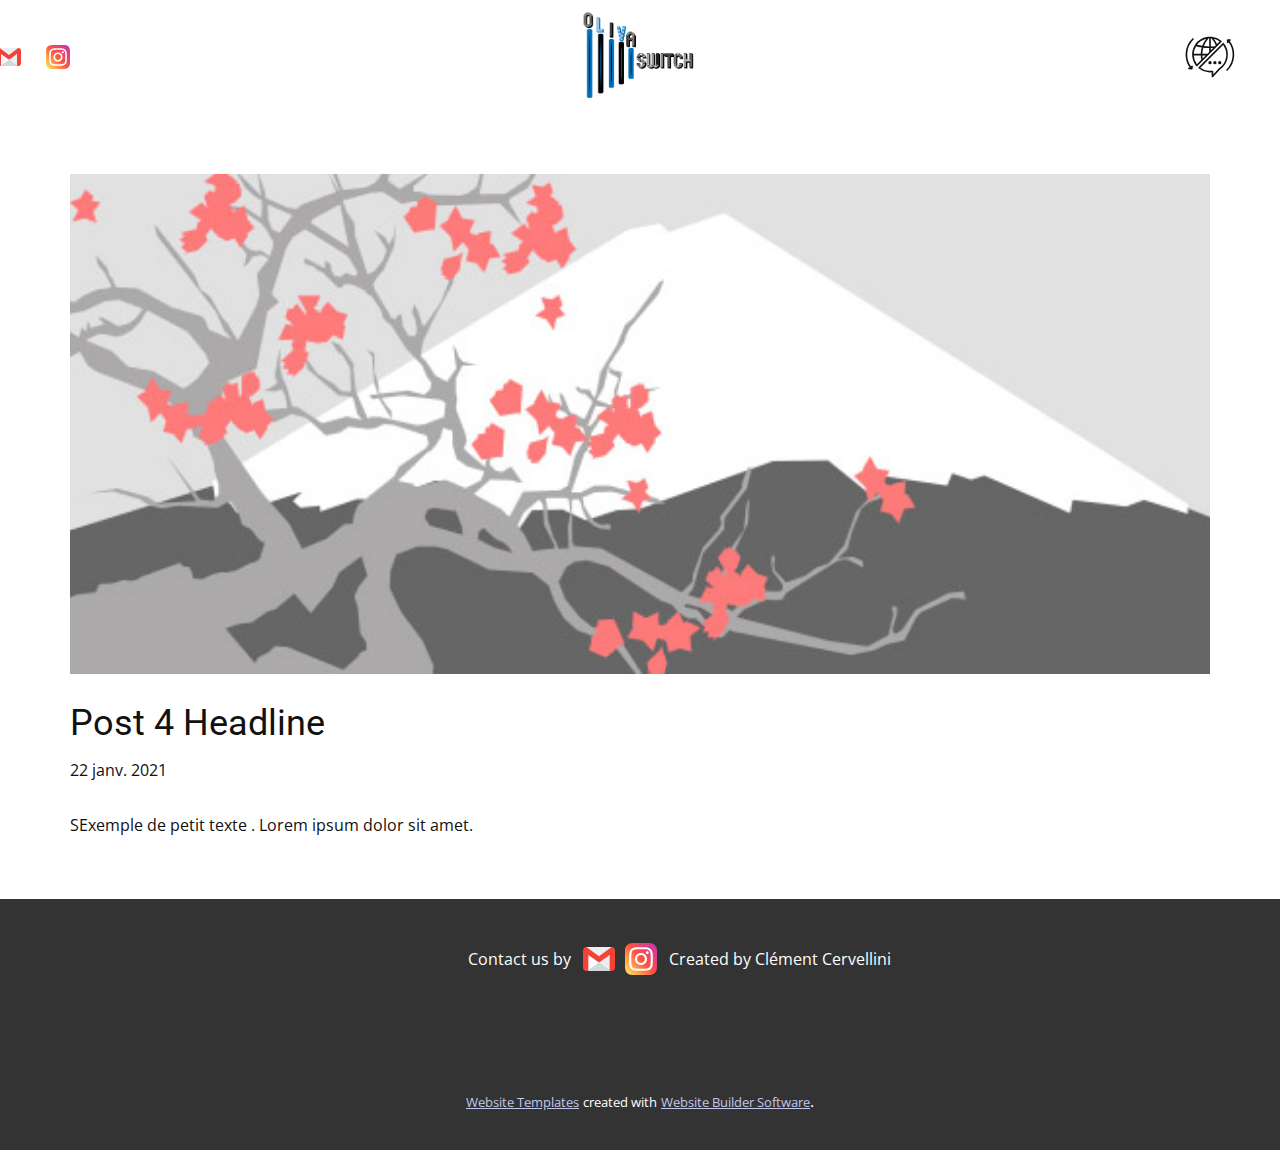
<file: blog/post-3.html>
<!doctype html>
<html style="font-size: 16px;"><head>
    <meta name="viewport" content="width=device-width, initial-scale=1.0">
    <meta charset="utf-8">
    <meta name="keywords" content="">
    <meta name="description" content="">
    <meta name="page_type" content="np-template-header-footer-from-plugin">
    <title>Post 4 Headline</title>
    <link rel="stylesheet" href="../nicepage.css" media="screen">
<link rel="stylesheet" href="../Post-Template.css" media="screen">
    <script class="u-script" type="text/javascript" src="../jquery.js" defer=""></script>
    <script class="u-script" type="text/javascript" src="../nicepage.js" defer=""></script>
    <meta name="generator" content="Nicepage 3.8.0, nicepage.com">
    <link id="u-theme-google-font" rel="stylesheet" href="https://fonts.googleapis.com/css?family=Roboto:100,100i,300,300i,400,400i,500,500i,700,700i,900,900i|Open+Sans:300,300i,400,400i,600,600i,700,700i,800,800i">
    
    
    <script type="application/ld+json">{
		"@context": "http://schema.org",
		"@type": "Organization",
		"name": "Startup Oliva Switch",
		"url": "index.html",
		"sameAs": [
				"mailto:oliva.switch@gmail.com",
				"https://www.instagram.com/oliva.switch/?hl=fr",
				"mailto:oliva.switch@gmail.com",
				"https://www.instagram.com/oliva.switch/?hl=fr"
		]
}</script>
    <meta property="og:title" content="Post Template">
    <meta property="og:type" content="website">
    <meta name="theme-color" content="#2a3166">
    <link rel="canonical" href="../index.html">
    <meta property="og:url" content="index.html">
  </head>
  <body class="u-body"><header class="u-align-left u-clearfix u-header u-header" id="sec-e6a7"><div class="u-clearfix u-sheet u-sheet-1">
        <img src="../images/logostartupv23232.png" alt="" class="u-image u-image-default u-image-1" data-image-width="714" data-image-height="535" data-href="../OlivaSwitch-Francais.html" data-page-id="89644616">
        <nav class="u-menu u-menu-dropdown u-menu-open-right u-offcanvas u-menu-1" data-responsive-from="XL">
          <div class="menu-collapse">
            <a class="u-button-style u-custom-active-color u-nav-link" href="#" style="font-size: calc(1em + 36px); padding: 18px 34px;">
              <svg class="u-svg-link" preserveAspectRatio="xMidYMin slice" viewBox="0 0 512 512" style=""><use xmlns:xlink="http://www.w3.org/1999/xlink" xlink:href="#svg-cf4f"></use></svg>
              <svg xmlns="http://www.w3.org/2000/svg" xmlns:xlink="http://www.w3.org/1999/xlink" version="1.1" xml:space="preserve" class="u-svg-content" viewBox="0 0 512 512" id="svg-cf4f"><g id="outline"><path d="M370.931,102.051a8,8,0,0,0-2.895-5.788,174.894,174.894,0,0,0-94.463-39.394c-5.751-.572-11.6-.858-17.445-.863-.043,0-.085-.006-.128-.006s-.084.006-.127.006c-5.848,0-11.695.291-17.442.863a175.225,175.225,0,0,0-129.523,78.464l-.061.089h0a176.044,176.044,0,0,0,11.417,208.614,8,8,0,0,0,5.787,2.9c.127.006.253.008.38.008a8,8,0,0,0,5.656-2.342L368.6,108.087A8,8,0,0,0,370.931,102.051ZM230.056,224H180.944a235.387,235.387,0,0,1,9.92-60.224A507.977,507.977,0,0,0,248,167.928v38.128ZM96.222,224A159.08,159.08,0,0,1,119.1,149.149a505.249,505.249,0,0,0,55.761,12.307A251.43,251.43,0,0,0,164.938,224ZM243.007,72.531c1.659-.134,3.323-.251,4.993-.333v79.73a492.129,492.129,0,0,1-51.872-3.608A233.2,233.2,0,0,1,243.007,72.531ZM214.057,240l-30.149,30.148A237.173,237.173,0,0,1,180.95,240ZM264,167.929q11.5-.183,23.021-.893L264,190.056Zm40.476-18.349c-13.389,1.336-26.957,2.124-40.476,2.346V72.2c1.672.082,3.338.2,5,.333a234.1,234.1,0,0,1,43.993,68.532ZM218.7,76.37a248.394,248.394,0,0,0-38.813,69.673,489.955,489.955,0,0,1-51.261-10.866A159.106,159.106,0,0,1,218.7,76.37ZM127.167,326.89A160.316,160.316,0,0,1,96.209,240h68.729a252.685,252.685,0,0,0,5.261,43.858Zm197.995-198a249.34,249.34,0,0,0-31.87-52.527,158.8,158.8,0,0,1,57.6,26.8Z"></path><path d="M403.157,135.429a176.512,176.512,0,0,0-11.42-15.463,8,8,0,0,0-11.824-.563L143.4,355.913a8,8,0,0,0,.561,11.824,174.894,174.894,0,0,0,94.463,39.394A179.213,179.213,0,0,0,272,407.28V448a8,8,0,0,0,13.878,5.426L357.625,375.7a176.04,176.04,0,0,0,45.532-240.272ZM347.729,363.1a8.048,8.048,0,0,0-1.286,1.125L288,427.539v-29.25a8,8,0,0,0-9.132-7.92c-2.422.347-4.672.621-6.881.84a162.556,162.556,0,0,1-31.978,0,158.85,158.85,0,0,1-78.9-30.372L384.834,137.11q2.584,3.5,4.953,7.108A160.04,160.04,0,0,1,347.729,363.1Z"></path><circle cx="256" cy="312" r="16"></circle><circle cx="304" cy="312" r="16"></circle><circle cx="352" cy="312" r="16"></circle><path d="M79.992,340.062a8,8,0,0,0-8.93,6.946l-.676,5.4A208.021,208.021,0,0,1,93.63,84.217,8,8,0,1,0,82.37,72.85,224.007,224.007,0,0,0,56.932,361.087l-6.76-1a8,8,0,1,0-2.344,15.828l27,4a8,8,0,0,0,9.11-6.922l3-24A8,8,0,0,0,79.992,340.062Z"></path><path d="M454.534,96a8,8,0,0,0,0-16h-24a8,8,0,0,0-8,8v24a8,8,0,0,0,16,0v-2.638A208,208,0,0,1,418.316,378.37a8,8,0,0,0,11.368,11.26A224,224,0,0,0,448.521,96Z"></path>
</g></svg>
            </a>
          </div>
          <div class="u-custom-menu u-nav-container">
            <ul class="u-nav u-unstyled"><li class="u-nav-item"><a class="u-active-black u-button-style u-nav-link" href="../OlivaSwitch-Francais.html">Francais</a>
</li><li class="u-nav-item"><a class="u-active-black u-button-style u-nav-link" href="../OlivaSwitch-English.html">English</a>
</li></ul>
          </div>
          <div class="u-custom-menu u-nav-container-collapse">
            <div class="u-black u-container-style u-inner-container-layout u-opacity u-opacity-95 u-sidenav">
              <div class="u-sidenav-overflow">
                <div class="u-menu-close"></div>
                <ul class="u-align-center u-nav u-popupmenu-items u-unstyled u-nav-2"><li class="u-nav-item"><a class="u-button-style u-nav-link" href="../OlivaSwitch-Francais.html">Francais</a>
</li><li class="u-nav-item"><a class="u-button-style u-nav-link" href="../OlivaSwitch-English.html">English</a>
</li></ul>
              </div>
            </div>
            <div class="u-black u-menu-overlay u-opacity u-opacity-80"></div>
          </div>
        </nav>
        <div class="u-align-left u-social-icons u-spacing-25 u-text-palette-5-base u-social-icons-1">
          <a class="u-social-url" href="../mailto:oliva.switch@gmail.com" title="oliva.switch"><span class="u-icon u-icon-circle u-social-facebook u-social-icon u-icon-1"><svg class="u-svg-link" preserveAspectRatio="xMidYMin slice" viewBox="0 0 512 512" style=""><use xmlns:xlink="http://www.w3.org/1999/xlink" xlink:href="#svg-339c"></use></svg><svg xmlns="http://www.w3.org/2000/svg" xmlns:xlink="http://www.w3.org/1999/xlink" version="1.1" xml:space="preserve" class="u-svg-content" viewBox="0 0 512 512" x="0px" y="0px" id="svg-339c" style="enable-background:new 0 0 512 512;"><path style="fill:#CFD8DC;" d="M443.499,417.941l-181.333-128c-3.689-2.606-8.62-2.606-12.309,0l-181.333,128  c-2.837,1.999-4.525,5.254-4.523,8.725v10.667C64,443.224,68.776,448,74.667,448h362.667c5.891,0,10.667-4.776,10.667-10.667  v-10.667C448.007,423.2,446.328,419.945,443.499,417.941z"></path><path style="fill:#FAFAFA;" d="M262.165,289.941l-181.333-128c-4.807-3.405-11.465-2.268-14.87,2.539  c-1.281,1.808-1.967,3.97-1.962,6.186v256c-0.012,5.891,4.755,10.676,10.646,10.688c2.216,0.004,4.378-0.682,6.186-1.962  l181.333-128c4.813-3.397,5.961-10.052,2.564-14.865c-0.702-0.995-1.569-1.862-2.564-2.564V289.941z"></path><path style="fill:#EEEEEE;" d="M442.24,161.195c-3.546-1.812-7.802-1.525-11.072,0.747l-181.333,128  c-4.813,3.397-5.961,10.052-2.564,14.865c0.702,0.995,1.569,1.862,2.564,2.564l181.333,128c4.807,3.405,11.465,2.268,14.87-2.539  c1.277-1.802,1.962-3.956,1.962-6.165v-256C448,166.681,445.779,163.028,442.24,161.195z"></path><path style="fill:#ECEFF1;" d="M468.8,71.339C467.362,66.96,463.275,64,458.667,64H53.333c-5.891,0-10.667,4.776-10.667,10.667  c0,3.357,1.581,6.519,4.267,8.533L249.6,232.533c3.762,2.77,8.889,2.77,12.651,0L464.917,83.2  C468.631,80.495,470.195,75.716,468.8,71.339z"></path><path style="fill:#F44336;" d="M458.667,64c-2.308,0-4.554,0.749-6.4,2.133L256,210.752L59.733,66.133  C57.887,64.749,55.641,64,53.333,64C23.878,64,0,87.878,0,117.333v277.333C0,424.122,23.878,448,53.333,448h21.333  c5.891,0,10.667-4.776,10.667-10.667v-246.08l164.501,116.139c3.689,2.606,8.62,2.606,12.309,0l164.523-116.139v246.08  c0,5.891,4.776,10.667,10.667,10.667h21.333C488.122,448,512,424.122,512,394.667V117.333C512,87.878,488.122,64,458.667,64z"></path></svg>
          
          
        </span>
          </a>
          <a class="u-social-url" target="_blank" href="https://www.instagram.com/oliva.switch/?hl=fr" title="instagram"><span class="u-icon u-icon-circle u-social-icon u-social-instagram u-icon-2"><svg class="u-svg-link" preserveAspectRatio="xMidYMin slice" viewBox="0 0 24 24" style=""><use xmlns:xlink="http://www.w3.org/1999/xlink" xlink:href="#svg-64c0"></use></svg><svg xmlns="http://www.w3.org/2000/svg" xmlns:xlink="http://www.w3.org/1999/xlink" version="1.1" xml:space="preserve" class="u-svg-content" viewBox="0 0 24 24" id="svg-64c0"><linearGradient id="SVGID_1_" gradientTransform="matrix(0 -1.982 -1.844 0 -132.522 -51.077)" gradientUnits="userSpaceOnUse" x1="-37.106" x2="-26.555" y1="-72.705" y2="-84.047"><stop offset="0" stop-color="#fd5"></stop><stop offset=".5" stop-color="#ff543e"></stop><stop offset="1" stop-color="#c837ab"></stop>
</linearGradient><path d="m1.5 1.633c-1.886 1.959-1.5 4.04-1.5 10.362 0 5.25-.916 10.513 3.878 11.752 1.497.385 14.761.385 16.256-.002 1.996-.515 3.62-2.134 3.842-4.957.031-.394.031-13.185-.001-13.587-.236-3.007-2.087-4.74-4.526-5.091-.559-.081-.671-.105-3.539-.11-10.173.005-12.403-.448-14.41 1.633z" fill="url(#SVGID_1_)"></path><path d="m11.998 3.139c-3.631 0-7.079-.323-8.396 3.057-.544 1.396-.465 3.209-.465 5.805 0 2.278-.073 4.419.465 5.804 1.314 3.382 4.79 3.058 8.394 3.058 3.477 0 7.062.362 8.395-3.058.545-1.41.465-3.196.465-5.804 0-3.462.191-5.697-1.488-7.375-1.7-1.7-3.999-1.487-7.374-1.487zm-.794 1.597c7.574-.012 8.538-.854 8.006 10.843-.189 4.137-3.339 3.683-7.211 3.683-7.06 0-7.263-.202-7.263-7.265 0-7.145.56-7.257 6.468-7.263zm5.524 1.471c-.587 0-1.063.476-1.063 1.063s.476 1.063 1.063 1.063 1.063-.476 1.063-1.063-.476-1.063-1.063-1.063zm-4.73 1.243c-2.513 0-4.55 2.038-4.55 4.551s2.037 4.55 4.55 4.55 4.549-2.037 4.549-4.55-2.036-4.551-4.549-4.551zm0 1.597c3.905 0 3.91 5.908 0 5.908-3.904 0-3.91-5.908 0-5.908z" fill="#fff"></path></svg>
          
          
        </span>
          </a>
        </div>
      </div></header>
    <section class="u-clearfix u-section-1" id="sec-3443">
      <div class="u-clearfix u-sheet u-sheet-1">
        <img src="[data-uri]" alt="" class="u-blog-control u-expanded-width u-image u-image-default u-image-1" data-image-width="1080" data-image-height="1080">
        <h2 class="u-blog-control u-custom-font u-expanded-width u-heading-font u-text u-text-1">Post 4 Headline</h2>
        <div class="u-metadata u-metadata-1">
          <span class="u-meta-date u-meta-icon">22 janv. 2021</span>
          
          
        </div>
        <div class="u-blog-control u-expanded-width-sm u-expanded-width-xl u-expanded-width-xs u-post-content u-text u-text-2 fr-view">
  SExemple de petit texte . Lorem ipsum dolor sit amet.
  </div>
      </div>
    </section>
    
    
    <footer class="u-clearfix u-footer u-grey-80" id="sec-7fa8"><div class="u-clearfix u-sheet u-sheet-1">
        <div class="u-align-left u-social-icons u-spacing-10 u-social-icons-1">
          <a class="u-social-url" title="Gmail" target="_blank" href="../mailto:oliva.switch@gmail.com"><span class="u-icon u-icon-circle u-social-icon u-social-twitter u-icon-1"><svg class="u-svg-link" preserveAspectRatio="xMidYMin slice" viewBox="0 0 512 512" style=""><use xmlns:xlink="http://www.w3.org/1999/xlink" xlink:href="#svg-a6a3"></use></svg><svg xmlns="http://www.w3.org/2000/svg" xmlns:xlink="http://www.w3.org/1999/xlink" version="1.1" xml:space="preserve" class="u-svg-content" viewBox="0 0 512 512" x="0px" y="0px" id="svg-a6a3" style="enable-background:new 0 0 512 512;"><path style="fill:#CFD8DC;" d="M443.499,417.941l-181.333-128c-3.689-2.606-8.62-2.606-12.309,0l-181.333,128  c-2.837,1.999-4.525,5.254-4.523,8.725v10.667C64,443.224,68.776,448,74.667,448h362.667c5.891,0,10.667-4.776,10.667-10.667  v-10.667C448.007,423.2,446.328,419.945,443.499,417.941z"></path><path style="fill:#FAFAFA;" d="M262.165,289.941l-181.333-128c-4.807-3.405-11.465-2.268-14.87,2.539  c-1.281,1.808-1.967,3.97-1.962,6.186v256c-0.012,5.891,4.755,10.676,10.646,10.688c2.216,0.004,4.378-0.682,6.186-1.962  l181.333-128c4.813-3.397,5.961-10.052,2.564-14.865c-0.702-0.995-1.569-1.862-2.564-2.564V289.941z"></path><path style="fill:#EEEEEE;" d="M442.24,161.195c-3.546-1.812-7.802-1.525-11.072,0.747l-181.333,128  c-4.813,3.397-5.961,10.052-2.564,14.865c0.702,0.995,1.569,1.862,2.564,2.564l181.333,128c4.807,3.405,11.465,2.268,14.87-2.539  c1.277-1.802,1.962-3.956,1.962-6.165v-256C448,166.681,445.779,163.028,442.24,161.195z"></path><path style="fill:#ECEFF1;" d="M468.8,71.339C467.362,66.96,463.275,64,458.667,64H53.333c-5.891,0-10.667,4.776-10.667,10.667  c0,3.357,1.581,6.519,4.267,8.533L249.6,232.533c3.762,2.77,8.889,2.77,12.651,0L464.917,83.2  C468.631,80.495,470.195,75.716,468.8,71.339z"></path><path style="fill:#F44336;" d="M458.667,64c-2.308,0-4.554,0.749-6.4,2.133L256,210.752L59.733,66.133  C57.887,64.749,55.641,64,53.333,64C23.878,64,0,87.878,0,117.333v277.333C0,424.122,23.878,448,53.333,448h21.333  c5.891,0,10.667-4.776,10.667-10.667v-246.08l164.501,116.139c3.689,2.606,8.62,2.606,12.309,0l164.523-116.139v246.08  c0,5.891,4.776,10.667,10.667,10.667h21.333C488.122,448,512,424.122,512,394.667V117.333C512,87.878,488.122,64,458.667,64z"></path></svg></span>
          </a>
          <a class="u-social-url" title="instagram" target="_blank" href="https://www.instagram.com/oliva.switch/?hl=fr"><span class="u-icon u-icon-circle u-social-icon u-social-instagram u-icon-2"><svg class="u-svg-link" preserveAspectRatio="xMidYMin slice" viewBox="0 0 24 24" style=""><use xmlns:xlink="http://www.w3.org/1999/xlink" xlink:href="#svg-7f1b"></use></svg><svg xmlns="http://www.w3.org/2000/svg" xmlns:xlink="http://www.w3.org/1999/xlink" version="1.1" xml:space="preserve" class="u-svg-content" viewBox="0 0 24 24" id="svg-7f1b"><linearGradient id="SVGID_1_" gradientTransform="matrix(0 -1.982 -1.844 0 -132.522 -51.077)" gradientUnits="userSpaceOnUse" x1="-37.106" x2="-26.555" y1="-72.705" y2="-84.047"><stop offset="0" stop-color="#fd5"></stop><stop offset=".5" stop-color="#ff543e"></stop><stop offset="1" stop-color="#c837ab"></stop>
</linearGradient><path d="m1.5 1.633c-1.886 1.959-1.5 4.04-1.5 10.362 0 5.25-.916 10.513 3.878 11.752 1.497.385 14.761.385 16.256-.002 1.996-.515 3.62-2.134 3.842-4.957.031-.394.031-13.185-.001-13.587-.236-3.007-2.087-4.74-4.526-5.091-.559-.081-.671-.105-3.539-.11-10.173.005-12.403-.448-14.41 1.633z" fill="url(#SVGID_1_)"></path><path d="m11.998 3.139c-3.631 0-7.079-.323-8.396 3.057-.544 1.396-.465 3.209-.465 5.805 0 2.278-.073 4.419.465 5.804 1.314 3.382 4.79 3.058 8.394 3.058 3.477 0 7.062.362 8.395-3.058.545-1.41.465-3.196.465-5.804 0-3.462.191-5.697-1.488-7.375-1.7-1.7-3.999-1.487-7.374-1.487zm-.794 1.597c7.574-.012 8.538-.854 8.006 10.843-.189 4.137-3.339 3.683-7.211 3.683-7.06 0-7.263-.202-7.263-7.265 0-7.145.56-7.257 6.468-7.263zm5.524 1.471c-.587 0-1.063.476-1.063 1.063s.476 1.063 1.063 1.063 1.063-.476 1.063-1.063-.476-1.063-1.063-1.063zm-4.73 1.243c-2.513 0-4.55 2.038-4.55 4.551s2.037 4.55 4.55 4.55 4.549-2.037 4.549-4.55-2.036-4.551-4.549-4.551zm0 1.597c3.905 0 3.91 5.908 0 5.908-3.904 0-3.91-5.908 0-5.908z" fill="#fff"></path></svg></span>
          </a>
        </div>
        <div class="u-clearfix u-custom-html u-custom-html-1">
          <style></style>
          <p>Created by Clément Cervellini </p>
        </div>
        <div class="u-clearfix u-custom-html u-custom-html-2">
          <style></style>
          <p>Contact us by </p>
        </div>
      </div></footer>
    <section class="u-backlink u-clearfix u-grey-80">
      <a class="u-link" href="https://nicepage.com/website-templates" target="_blank">
        <span>Website Templates</span>
      </a>
      <p class="u-text">
        <span>created with</span>
      </p>
      <a class="u-link" href="https://nicepage.com/" target="_blank">
        <span>Website Builder Software</span>
      </a>. 
    </section>
  
</body></html>
</file>
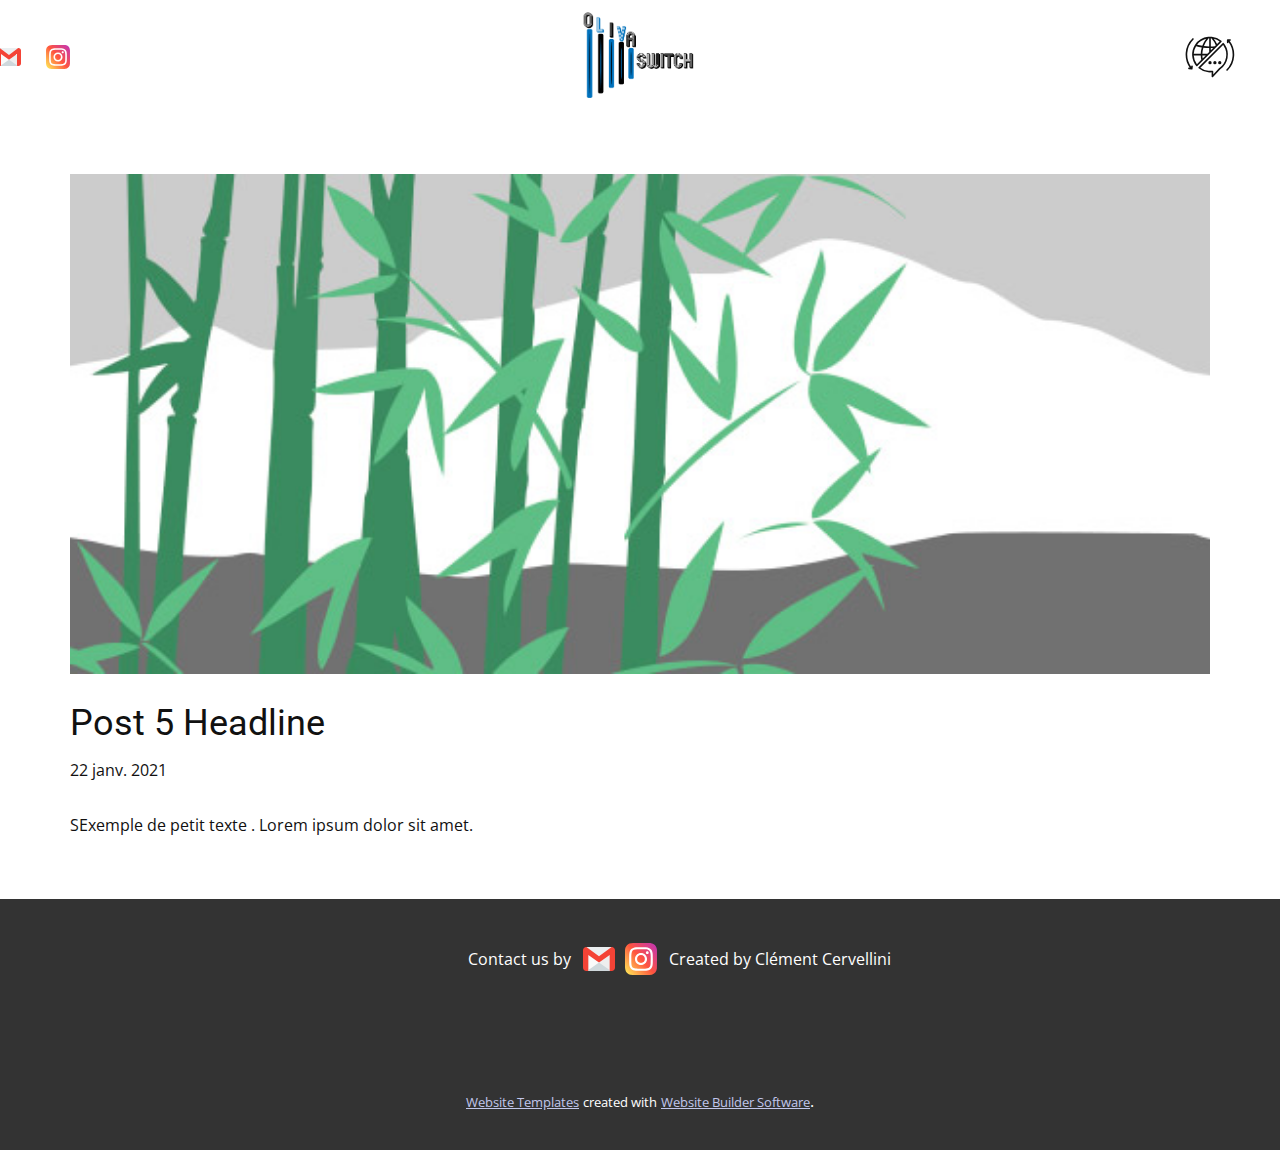
<file: blog/post-4.html>
<!doctype html>
<html style="font-size: 16px;"><head>
    <meta name="viewport" content="width=device-width, initial-scale=1.0">
    <meta charset="utf-8">
    <meta name="keywords" content="">
    <meta name="description" content="">
    <meta name="page_type" content="np-template-header-footer-from-plugin">
    <title>Post 5 Headline</title>
    <link rel="stylesheet" href="../nicepage.css" media="screen">
<link rel="stylesheet" href="../Post-Template.css" media="screen">
    <script class="u-script" type="text/javascript" src="../jquery.js" defer=""></script>
    <script class="u-script" type="text/javascript" src="../nicepage.js" defer=""></script>
    <meta name="generator" content="Nicepage 3.8.0, nicepage.com">
    <link id="u-theme-google-font" rel="stylesheet" href="https://fonts.googleapis.com/css?family=Roboto:100,100i,300,300i,400,400i,500,500i,700,700i,900,900i|Open+Sans:300,300i,400,400i,600,600i,700,700i,800,800i">
    
    
    <script type="application/ld+json">{
		"@context": "http://schema.org",
		"@type": "Organization",
		"name": "Startup Oliva Switch",
		"url": "index.html",
		"sameAs": [
				"mailto:oliva.switch@gmail.com",
				"https://www.instagram.com/oliva.switch/?hl=fr",
				"mailto:oliva.switch@gmail.com",
				"https://www.instagram.com/oliva.switch/?hl=fr"
		]
}</script>
    <meta property="og:title" content="Post Template">
    <meta property="og:type" content="website">
    <meta name="theme-color" content="#2a3166">
    <link rel="canonical" href="../index.html">
    <meta property="og:url" content="index.html">
  </head>
  <body class="u-body"><header class="u-align-left u-clearfix u-header u-header" id="sec-e6a7"><div class="u-clearfix u-sheet u-sheet-1">
        <img src="../images/logostartupv23232.png" alt="" class="u-image u-image-default u-image-1" data-image-width="714" data-image-height="535" data-href="../OlivaSwitch-Francais.html" data-page-id="89644616">
        <nav class="u-menu u-menu-dropdown u-menu-open-right u-offcanvas u-menu-1" data-responsive-from="XL">
          <div class="menu-collapse">
            <a class="u-button-style u-custom-active-color u-nav-link" href="#" style="font-size: calc(1em + 36px); padding: 18px 34px;">
              <svg class="u-svg-link" preserveAspectRatio="xMidYMin slice" viewBox="0 0 512 512" style=""><use xmlns:xlink="http://www.w3.org/1999/xlink" xlink:href="#svg-cf4f"></use></svg>
              <svg xmlns="http://www.w3.org/2000/svg" xmlns:xlink="http://www.w3.org/1999/xlink" version="1.1" xml:space="preserve" class="u-svg-content" viewBox="0 0 512 512" id="svg-cf4f"><g id="outline"><path d="M370.931,102.051a8,8,0,0,0-2.895-5.788,174.894,174.894,0,0,0-94.463-39.394c-5.751-.572-11.6-.858-17.445-.863-.043,0-.085-.006-.128-.006s-.084.006-.127.006c-5.848,0-11.695.291-17.442.863a175.225,175.225,0,0,0-129.523,78.464l-.061.089h0a176.044,176.044,0,0,0,11.417,208.614,8,8,0,0,0,5.787,2.9c.127.006.253.008.38.008a8,8,0,0,0,5.656-2.342L368.6,108.087A8,8,0,0,0,370.931,102.051ZM230.056,224H180.944a235.387,235.387,0,0,1,9.92-60.224A507.977,507.977,0,0,0,248,167.928v38.128ZM96.222,224A159.08,159.08,0,0,1,119.1,149.149a505.249,505.249,0,0,0,55.761,12.307A251.43,251.43,0,0,0,164.938,224ZM243.007,72.531c1.659-.134,3.323-.251,4.993-.333v79.73a492.129,492.129,0,0,1-51.872-3.608A233.2,233.2,0,0,1,243.007,72.531ZM214.057,240l-30.149,30.148A237.173,237.173,0,0,1,180.95,240ZM264,167.929q11.5-.183,23.021-.893L264,190.056Zm40.476-18.349c-13.389,1.336-26.957,2.124-40.476,2.346V72.2c1.672.082,3.338.2,5,.333a234.1,234.1,0,0,1,43.993,68.532ZM218.7,76.37a248.394,248.394,0,0,0-38.813,69.673,489.955,489.955,0,0,1-51.261-10.866A159.106,159.106,0,0,1,218.7,76.37ZM127.167,326.89A160.316,160.316,0,0,1,96.209,240h68.729a252.685,252.685,0,0,0,5.261,43.858Zm197.995-198a249.34,249.34,0,0,0-31.87-52.527,158.8,158.8,0,0,1,57.6,26.8Z"></path><path d="M403.157,135.429a176.512,176.512,0,0,0-11.42-15.463,8,8,0,0,0-11.824-.563L143.4,355.913a8,8,0,0,0,.561,11.824,174.894,174.894,0,0,0,94.463,39.394A179.213,179.213,0,0,0,272,407.28V448a8,8,0,0,0,13.878,5.426L357.625,375.7a176.04,176.04,0,0,0,45.532-240.272ZM347.729,363.1a8.048,8.048,0,0,0-1.286,1.125L288,427.539v-29.25a8,8,0,0,0-9.132-7.92c-2.422.347-4.672.621-6.881.84a162.556,162.556,0,0,1-31.978,0,158.85,158.85,0,0,1-78.9-30.372L384.834,137.11q2.584,3.5,4.953,7.108A160.04,160.04,0,0,1,347.729,363.1Z"></path><circle cx="256" cy="312" r="16"></circle><circle cx="304" cy="312" r="16"></circle><circle cx="352" cy="312" r="16"></circle><path d="M79.992,340.062a8,8,0,0,0-8.93,6.946l-.676,5.4A208.021,208.021,0,0,1,93.63,84.217,8,8,0,1,0,82.37,72.85,224.007,224.007,0,0,0,56.932,361.087l-6.76-1a8,8,0,1,0-2.344,15.828l27,4a8,8,0,0,0,9.11-6.922l3-24A8,8,0,0,0,79.992,340.062Z"></path><path d="M454.534,96a8,8,0,0,0,0-16h-24a8,8,0,0,0-8,8v24a8,8,0,0,0,16,0v-2.638A208,208,0,0,1,418.316,378.37a8,8,0,0,0,11.368,11.26A224,224,0,0,0,448.521,96Z"></path>
</g></svg>
            </a>
          </div>
          <div class="u-custom-menu u-nav-container">
            <ul class="u-nav u-unstyled"><li class="u-nav-item"><a class="u-active-black u-button-style u-nav-link" href="../OlivaSwitch-Francais.html">Francais</a>
</li><li class="u-nav-item"><a class="u-active-black u-button-style u-nav-link" href="../OlivaSwitch-English.html">English</a>
</li></ul>
          </div>
          <div class="u-custom-menu u-nav-container-collapse">
            <div class="u-black u-container-style u-inner-container-layout u-opacity u-opacity-95 u-sidenav">
              <div class="u-sidenav-overflow">
                <div class="u-menu-close"></div>
                <ul class="u-align-center u-nav u-popupmenu-items u-unstyled u-nav-2"><li class="u-nav-item"><a class="u-button-style u-nav-link" href="../OlivaSwitch-Francais.html">Francais</a>
</li><li class="u-nav-item"><a class="u-button-style u-nav-link" href="../OlivaSwitch-English.html">English</a>
</li></ul>
              </div>
            </div>
            <div class="u-black u-menu-overlay u-opacity u-opacity-80"></div>
          </div>
        </nav>
        <div class="u-align-left u-social-icons u-spacing-25 u-text-palette-5-base u-social-icons-1">
          <a class="u-social-url" href="../mailto:oliva.switch@gmail.com" title="oliva.switch"><span class="u-icon u-icon-circle u-social-facebook u-social-icon u-icon-1"><svg class="u-svg-link" preserveAspectRatio="xMidYMin slice" viewBox="0 0 512 512" style=""><use xmlns:xlink="http://www.w3.org/1999/xlink" xlink:href="#svg-339c"></use></svg><svg xmlns="http://www.w3.org/2000/svg" xmlns:xlink="http://www.w3.org/1999/xlink" version="1.1" xml:space="preserve" class="u-svg-content" viewBox="0 0 512 512" x="0px" y="0px" id="svg-339c" style="enable-background:new 0 0 512 512;"><path style="fill:#CFD8DC;" d="M443.499,417.941l-181.333-128c-3.689-2.606-8.62-2.606-12.309,0l-181.333,128  c-2.837,1.999-4.525,5.254-4.523,8.725v10.667C64,443.224,68.776,448,74.667,448h362.667c5.891,0,10.667-4.776,10.667-10.667  v-10.667C448.007,423.2,446.328,419.945,443.499,417.941z"></path><path style="fill:#FAFAFA;" d="M262.165,289.941l-181.333-128c-4.807-3.405-11.465-2.268-14.87,2.539  c-1.281,1.808-1.967,3.97-1.962,6.186v256c-0.012,5.891,4.755,10.676,10.646,10.688c2.216,0.004,4.378-0.682,6.186-1.962  l181.333-128c4.813-3.397,5.961-10.052,2.564-14.865c-0.702-0.995-1.569-1.862-2.564-2.564V289.941z"></path><path style="fill:#EEEEEE;" d="M442.24,161.195c-3.546-1.812-7.802-1.525-11.072,0.747l-181.333,128  c-4.813,3.397-5.961,10.052-2.564,14.865c0.702,0.995,1.569,1.862,2.564,2.564l181.333,128c4.807,3.405,11.465,2.268,14.87-2.539  c1.277-1.802,1.962-3.956,1.962-6.165v-256C448,166.681,445.779,163.028,442.24,161.195z"></path><path style="fill:#ECEFF1;" d="M468.8,71.339C467.362,66.96,463.275,64,458.667,64H53.333c-5.891,0-10.667,4.776-10.667,10.667  c0,3.357,1.581,6.519,4.267,8.533L249.6,232.533c3.762,2.77,8.889,2.77,12.651,0L464.917,83.2  C468.631,80.495,470.195,75.716,468.8,71.339z"></path><path style="fill:#F44336;" d="M458.667,64c-2.308,0-4.554,0.749-6.4,2.133L256,210.752L59.733,66.133  C57.887,64.749,55.641,64,53.333,64C23.878,64,0,87.878,0,117.333v277.333C0,424.122,23.878,448,53.333,448h21.333  c5.891,0,10.667-4.776,10.667-10.667v-246.08l164.501,116.139c3.689,2.606,8.62,2.606,12.309,0l164.523-116.139v246.08  c0,5.891,4.776,10.667,10.667,10.667h21.333C488.122,448,512,424.122,512,394.667V117.333C512,87.878,488.122,64,458.667,64z"></path></svg>
          
          
        </span>
          </a>
          <a class="u-social-url" target="_blank" href="https://www.instagram.com/oliva.switch/?hl=fr" title="instagram"><span class="u-icon u-icon-circle u-social-icon u-social-instagram u-icon-2"><svg class="u-svg-link" preserveAspectRatio="xMidYMin slice" viewBox="0 0 24 24" style=""><use xmlns:xlink="http://www.w3.org/1999/xlink" xlink:href="#svg-64c0"></use></svg><svg xmlns="http://www.w3.org/2000/svg" xmlns:xlink="http://www.w3.org/1999/xlink" version="1.1" xml:space="preserve" class="u-svg-content" viewBox="0 0 24 24" id="svg-64c0"><linearGradient id="SVGID_1_" gradientTransform="matrix(0 -1.982 -1.844 0 -132.522 -51.077)" gradientUnits="userSpaceOnUse" x1="-37.106" x2="-26.555" y1="-72.705" y2="-84.047"><stop offset="0" stop-color="#fd5"></stop><stop offset=".5" stop-color="#ff543e"></stop><stop offset="1" stop-color="#c837ab"></stop>
</linearGradient><path d="m1.5 1.633c-1.886 1.959-1.5 4.04-1.5 10.362 0 5.25-.916 10.513 3.878 11.752 1.497.385 14.761.385 16.256-.002 1.996-.515 3.62-2.134 3.842-4.957.031-.394.031-13.185-.001-13.587-.236-3.007-2.087-4.74-4.526-5.091-.559-.081-.671-.105-3.539-.11-10.173.005-12.403-.448-14.41 1.633z" fill="url(#SVGID_1_)"></path><path d="m11.998 3.139c-3.631 0-7.079-.323-8.396 3.057-.544 1.396-.465 3.209-.465 5.805 0 2.278-.073 4.419.465 5.804 1.314 3.382 4.79 3.058 8.394 3.058 3.477 0 7.062.362 8.395-3.058.545-1.41.465-3.196.465-5.804 0-3.462.191-5.697-1.488-7.375-1.7-1.7-3.999-1.487-7.374-1.487zm-.794 1.597c7.574-.012 8.538-.854 8.006 10.843-.189 4.137-3.339 3.683-7.211 3.683-7.06 0-7.263-.202-7.263-7.265 0-7.145.56-7.257 6.468-7.263zm5.524 1.471c-.587 0-1.063.476-1.063 1.063s.476 1.063 1.063 1.063 1.063-.476 1.063-1.063-.476-1.063-1.063-1.063zm-4.73 1.243c-2.513 0-4.55 2.038-4.55 4.551s2.037 4.55 4.55 4.55 4.549-2.037 4.549-4.55-2.036-4.551-4.549-4.551zm0 1.597c3.905 0 3.91 5.908 0 5.908-3.904 0-3.91-5.908 0-5.908z" fill="#fff"></path></svg>
          
          
        </span>
          </a>
        </div>
      </div></header>
    <section class="u-clearfix u-section-1" id="sec-3443">
      <div class="u-clearfix u-sheet u-sheet-1">
        <img src="[data-uri]" alt="" class="u-blog-control u-expanded-width u-image u-image-default u-image-1" data-image-width="1080" data-image-height="1080">
        <h2 class="u-blog-control u-custom-font u-expanded-width u-heading-font u-text u-text-1">Post 5 Headline</h2>
        <div class="u-metadata u-metadata-1">
          <span class="u-meta-date u-meta-icon">22 janv. 2021</span>
          
          
        </div>
        <div class="u-blog-control u-expanded-width-sm u-expanded-width-xl u-expanded-width-xs u-post-content u-text u-text-2 fr-view">
  SExemple de petit texte . Lorem ipsum dolor sit amet.
  </div>
      </div>
    </section>
    
    
    <footer class="u-clearfix u-footer u-grey-80" id="sec-7fa8"><div class="u-clearfix u-sheet u-sheet-1">
        <div class="u-align-left u-social-icons u-spacing-10 u-social-icons-1">
          <a class="u-social-url" title="Gmail" target="_blank" href="../mailto:oliva.switch@gmail.com"><span class="u-icon u-icon-circle u-social-icon u-social-twitter u-icon-1"><svg class="u-svg-link" preserveAspectRatio="xMidYMin slice" viewBox="0 0 512 512" style=""><use xmlns:xlink="http://www.w3.org/1999/xlink" xlink:href="#svg-a6a3"></use></svg><svg xmlns="http://www.w3.org/2000/svg" xmlns:xlink="http://www.w3.org/1999/xlink" version="1.1" xml:space="preserve" class="u-svg-content" viewBox="0 0 512 512" x="0px" y="0px" id="svg-a6a3" style="enable-background:new 0 0 512 512;"><path style="fill:#CFD8DC;" d="M443.499,417.941l-181.333-128c-3.689-2.606-8.62-2.606-12.309,0l-181.333,128  c-2.837,1.999-4.525,5.254-4.523,8.725v10.667C64,443.224,68.776,448,74.667,448h362.667c5.891,0,10.667-4.776,10.667-10.667  v-10.667C448.007,423.2,446.328,419.945,443.499,417.941z"></path><path style="fill:#FAFAFA;" d="M262.165,289.941l-181.333-128c-4.807-3.405-11.465-2.268-14.87,2.539  c-1.281,1.808-1.967,3.97-1.962,6.186v256c-0.012,5.891,4.755,10.676,10.646,10.688c2.216,0.004,4.378-0.682,6.186-1.962  l181.333-128c4.813-3.397,5.961-10.052,2.564-14.865c-0.702-0.995-1.569-1.862-2.564-2.564V289.941z"></path><path style="fill:#EEEEEE;" d="M442.24,161.195c-3.546-1.812-7.802-1.525-11.072,0.747l-181.333,128  c-4.813,3.397-5.961,10.052-2.564,14.865c0.702,0.995,1.569,1.862,2.564,2.564l181.333,128c4.807,3.405,11.465,2.268,14.87-2.539  c1.277-1.802,1.962-3.956,1.962-6.165v-256C448,166.681,445.779,163.028,442.24,161.195z"></path><path style="fill:#ECEFF1;" d="M468.8,71.339C467.362,66.96,463.275,64,458.667,64H53.333c-5.891,0-10.667,4.776-10.667,10.667  c0,3.357,1.581,6.519,4.267,8.533L249.6,232.533c3.762,2.77,8.889,2.77,12.651,0L464.917,83.2  C468.631,80.495,470.195,75.716,468.8,71.339z"></path><path style="fill:#F44336;" d="M458.667,64c-2.308,0-4.554,0.749-6.4,2.133L256,210.752L59.733,66.133  C57.887,64.749,55.641,64,53.333,64C23.878,64,0,87.878,0,117.333v277.333C0,424.122,23.878,448,53.333,448h21.333  c5.891,0,10.667-4.776,10.667-10.667v-246.08l164.501,116.139c3.689,2.606,8.62,2.606,12.309,0l164.523-116.139v246.08  c0,5.891,4.776,10.667,10.667,10.667h21.333C488.122,448,512,424.122,512,394.667V117.333C512,87.878,488.122,64,458.667,64z"></path></svg></span>
          </a>
          <a class="u-social-url" title="instagram" target="_blank" href="https://www.instagram.com/oliva.switch/?hl=fr"><span class="u-icon u-icon-circle u-social-icon u-social-instagram u-icon-2"><svg class="u-svg-link" preserveAspectRatio="xMidYMin slice" viewBox="0 0 24 24" style=""><use xmlns:xlink="http://www.w3.org/1999/xlink" xlink:href="#svg-7f1b"></use></svg><svg xmlns="http://www.w3.org/2000/svg" xmlns:xlink="http://www.w3.org/1999/xlink" version="1.1" xml:space="preserve" class="u-svg-content" viewBox="0 0 24 24" id="svg-7f1b"><linearGradient id="SVGID_1_" gradientTransform="matrix(0 -1.982 -1.844 0 -132.522 -51.077)" gradientUnits="userSpaceOnUse" x1="-37.106" x2="-26.555" y1="-72.705" y2="-84.047"><stop offset="0" stop-color="#fd5"></stop><stop offset=".5" stop-color="#ff543e"></stop><stop offset="1" stop-color="#c837ab"></stop>
</linearGradient><path d="m1.5 1.633c-1.886 1.959-1.5 4.04-1.5 10.362 0 5.25-.916 10.513 3.878 11.752 1.497.385 14.761.385 16.256-.002 1.996-.515 3.62-2.134 3.842-4.957.031-.394.031-13.185-.001-13.587-.236-3.007-2.087-4.74-4.526-5.091-.559-.081-.671-.105-3.539-.11-10.173.005-12.403-.448-14.41 1.633z" fill="url(#SVGID_1_)"></path><path d="m11.998 3.139c-3.631 0-7.079-.323-8.396 3.057-.544 1.396-.465 3.209-.465 5.805 0 2.278-.073 4.419.465 5.804 1.314 3.382 4.79 3.058 8.394 3.058 3.477 0 7.062.362 8.395-3.058.545-1.41.465-3.196.465-5.804 0-3.462.191-5.697-1.488-7.375-1.7-1.7-3.999-1.487-7.374-1.487zm-.794 1.597c7.574-.012 8.538-.854 8.006 10.843-.189 4.137-3.339 3.683-7.211 3.683-7.06 0-7.263-.202-7.263-7.265 0-7.145.56-7.257 6.468-7.263zm5.524 1.471c-.587 0-1.063.476-1.063 1.063s.476 1.063 1.063 1.063 1.063-.476 1.063-1.063-.476-1.063-1.063-1.063zm-4.73 1.243c-2.513 0-4.55 2.038-4.55 4.551s2.037 4.55 4.55 4.55 4.549-2.037 4.549-4.55-2.036-4.551-4.549-4.551zm0 1.597c3.905 0 3.91 5.908 0 5.908-3.904 0-3.91-5.908 0-5.908z" fill="#fff"></path></svg></span>
          </a>
        </div>
        <div class="u-clearfix u-custom-html u-custom-html-1">
          <style></style>
          <p>Created by Clément Cervellini </p>
        </div>
        <div class="u-clearfix u-custom-html u-custom-html-2">
          <style></style>
          <p>Contact us by </p>
        </div>
      </div></footer>
    <section class="u-backlink u-clearfix u-grey-80">
      <a class="u-link" href="https://nicepage.com/website-templates" target="_blank">
        <span>Website Templates</span>
      </a>
      <p class="u-text">
        <span>created with</span>
      </p>
      <a class="u-link" href="https://nicepage.com/" target="_blank">
        <span>Website Builder Software</span>
      </a>. 
    </section>
  
</body></html>
</file>
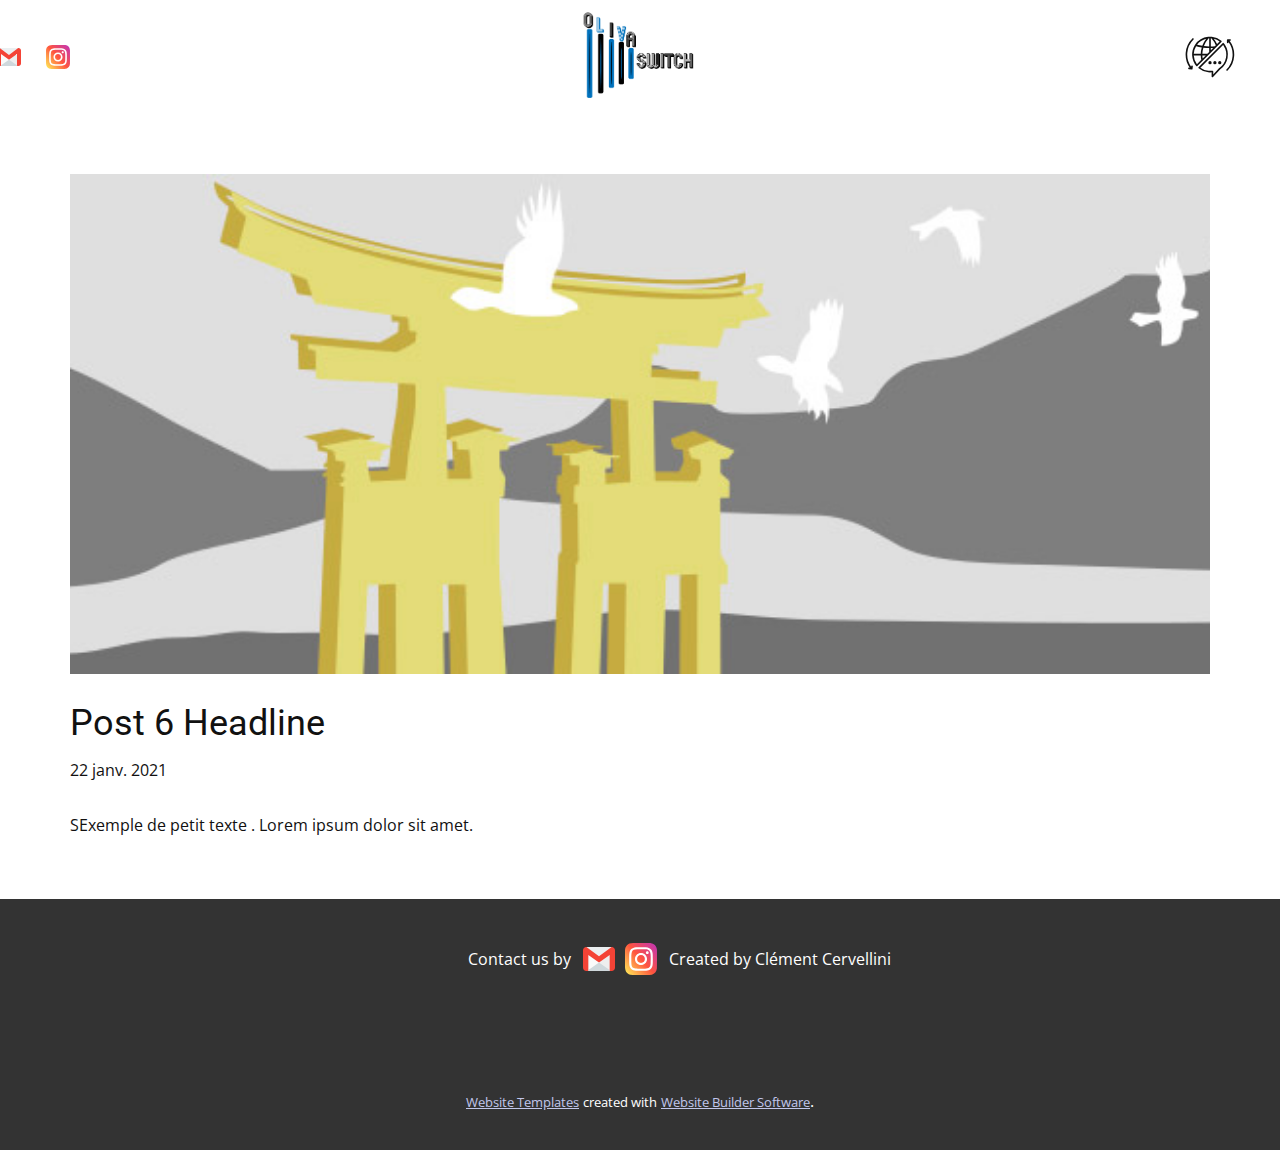
<file: blog/post-5.html>
<!doctype html>
<html style="font-size: 16px;"><head>
    <meta name="viewport" content="width=device-width, initial-scale=1.0">
    <meta charset="utf-8">
    <meta name="keywords" content="">
    <meta name="description" content="">
    <meta name="page_type" content="np-template-header-footer-from-plugin">
    <title>Post 6 Headline</title>
    <link rel="stylesheet" href="../nicepage.css" media="screen">
<link rel="stylesheet" href="../Post-Template.css" media="screen">
    <script class="u-script" type="text/javascript" src="../jquery.js" defer=""></script>
    <script class="u-script" type="text/javascript" src="../nicepage.js" defer=""></script>
    <meta name="generator" content="Nicepage 3.8.0, nicepage.com">
    <link id="u-theme-google-font" rel="stylesheet" href="https://fonts.googleapis.com/css?family=Roboto:100,100i,300,300i,400,400i,500,500i,700,700i,900,900i|Open+Sans:300,300i,400,400i,600,600i,700,700i,800,800i">
    
    
    <script type="application/ld+json">{
		"@context": "http://schema.org",
		"@type": "Organization",
		"name": "Startup Oliva Switch",
		"url": "index.html",
		"sameAs": [
				"mailto:oliva.switch@gmail.com",
				"https://www.instagram.com/oliva.switch/?hl=fr",
				"mailto:oliva.switch@gmail.com",
				"https://www.instagram.com/oliva.switch/?hl=fr"
		]
}</script>
    <meta property="og:title" content="Post Template">
    <meta property="og:type" content="website">
    <meta name="theme-color" content="#2a3166">
    <link rel="canonical" href="../index.html">
    <meta property="og:url" content="index.html">
  </head>
  <body class="u-body"><header class="u-align-left u-clearfix u-header u-header" id="sec-e6a7"><div class="u-clearfix u-sheet u-sheet-1">
        <img src="../images/logostartupv23232.png" alt="" class="u-image u-image-default u-image-1" data-image-width="714" data-image-height="535" data-href="../OlivaSwitch-Francais.html" data-page-id="89644616">
        <nav class="u-menu u-menu-dropdown u-menu-open-right u-offcanvas u-menu-1" data-responsive-from="XL">
          <div class="menu-collapse">
            <a class="u-button-style u-custom-active-color u-nav-link" href="#" style="font-size: calc(1em + 36px); padding: 18px 34px;">
              <svg class="u-svg-link" preserveAspectRatio="xMidYMin slice" viewBox="0 0 512 512" style=""><use xmlns:xlink="http://www.w3.org/1999/xlink" xlink:href="#svg-cf4f"></use></svg>
              <svg xmlns="http://www.w3.org/2000/svg" xmlns:xlink="http://www.w3.org/1999/xlink" version="1.1" xml:space="preserve" class="u-svg-content" viewBox="0 0 512 512" id="svg-cf4f"><g id="outline"><path d="M370.931,102.051a8,8,0,0,0-2.895-5.788,174.894,174.894,0,0,0-94.463-39.394c-5.751-.572-11.6-.858-17.445-.863-.043,0-.085-.006-.128-.006s-.084.006-.127.006c-5.848,0-11.695.291-17.442.863a175.225,175.225,0,0,0-129.523,78.464l-.061.089h0a176.044,176.044,0,0,0,11.417,208.614,8,8,0,0,0,5.787,2.9c.127.006.253.008.38.008a8,8,0,0,0,5.656-2.342L368.6,108.087A8,8,0,0,0,370.931,102.051ZM230.056,224H180.944a235.387,235.387,0,0,1,9.92-60.224A507.977,507.977,0,0,0,248,167.928v38.128ZM96.222,224A159.08,159.08,0,0,1,119.1,149.149a505.249,505.249,0,0,0,55.761,12.307A251.43,251.43,0,0,0,164.938,224ZM243.007,72.531c1.659-.134,3.323-.251,4.993-.333v79.73a492.129,492.129,0,0,1-51.872-3.608A233.2,233.2,0,0,1,243.007,72.531ZM214.057,240l-30.149,30.148A237.173,237.173,0,0,1,180.95,240ZM264,167.929q11.5-.183,23.021-.893L264,190.056Zm40.476-18.349c-13.389,1.336-26.957,2.124-40.476,2.346V72.2c1.672.082,3.338.2,5,.333a234.1,234.1,0,0,1,43.993,68.532ZM218.7,76.37a248.394,248.394,0,0,0-38.813,69.673,489.955,489.955,0,0,1-51.261-10.866A159.106,159.106,0,0,1,218.7,76.37ZM127.167,326.89A160.316,160.316,0,0,1,96.209,240h68.729a252.685,252.685,0,0,0,5.261,43.858Zm197.995-198a249.34,249.34,0,0,0-31.87-52.527,158.8,158.8,0,0,1,57.6,26.8Z"></path><path d="M403.157,135.429a176.512,176.512,0,0,0-11.42-15.463,8,8,0,0,0-11.824-.563L143.4,355.913a8,8,0,0,0,.561,11.824,174.894,174.894,0,0,0,94.463,39.394A179.213,179.213,0,0,0,272,407.28V448a8,8,0,0,0,13.878,5.426L357.625,375.7a176.04,176.04,0,0,0,45.532-240.272ZM347.729,363.1a8.048,8.048,0,0,0-1.286,1.125L288,427.539v-29.25a8,8,0,0,0-9.132-7.92c-2.422.347-4.672.621-6.881.84a162.556,162.556,0,0,1-31.978,0,158.85,158.85,0,0,1-78.9-30.372L384.834,137.11q2.584,3.5,4.953,7.108A160.04,160.04,0,0,1,347.729,363.1Z"></path><circle cx="256" cy="312" r="16"></circle><circle cx="304" cy="312" r="16"></circle><circle cx="352" cy="312" r="16"></circle><path d="M79.992,340.062a8,8,0,0,0-8.93,6.946l-.676,5.4A208.021,208.021,0,0,1,93.63,84.217,8,8,0,1,0,82.37,72.85,224.007,224.007,0,0,0,56.932,361.087l-6.76-1a8,8,0,1,0-2.344,15.828l27,4a8,8,0,0,0,9.11-6.922l3-24A8,8,0,0,0,79.992,340.062Z"></path><path d="M454.534,96a8,8,0,0,0,0-16h-24a8,8,0,0,0-8,8v24a8,8,0,0,0,16,0v-2.638A208,208,0,0,1,418.316,378.37a8,8,0,0,0,11.368,11.26A224,224,0,0,0,448.521,96Z"></path>
</g></svg>
            </a>
          </div>
          <div class="u-custom-menu u-nav-container">
            <ul class="u-nav u-unstyled"><li class="u-nav-item"><a class="u-active-black u-button-style u-nav-link" href="../OlivaSwitch-Francais.html">Francais</a>
</li><li class="u-nav-item"><a class="u-active-black u-button-style u-nav-link" href="../OlivaSwitch-English.html">English</a>
</li></ul>
          </div>
          <div class="u-custom-menu u-nav-container-collapse">
            <div class="u-black u-container-style u-inner-container-layout u-opacity u-opacity-95 u-sidenav">
              <div class="u-sidenav-overflow">
                <div class="u-menu-close"></div>
                <ul class="u-align-center u-nav u-popupmenu-items u-unstyled u-nav-2"><li class="u-nav-item"><a class="u-button-style u-nav-link" href="../OlivaSwitch-Francais.html">Francais</a>
</li><li class="u-nav-item"><a class="u-button-style u-nav-link" href="../OlivaSwitch-English.html">English</a>
</li></ul>
              </div>
            </div>
            <div class="u-black u-menu-overlay u-opacity u-opacity-80"></div>
          </div>
        </nav>
        <div class="u-align-left u-social-icons u-spacing-25 u-text-palette-5-base u-social-icons-1">
          <a class="u-social-url" href="../mailto:oliva.switch@gmail.com" title="oliva.switch"><span class="u-icon u-icon-circle u-social-facebook u-social-icon u-icon-1"><svg class="u-svg-link" preserveAspectRatio="xMidYMin slice" viewBox="0 0 512 512" style=""><use xmlns:xlink="http://www.w3.org/1999/xlink" xlink:href="#svg-339c"></use></svg><svg xmlns="http://www.w3.org/2000/svg" xmlns:xlink="http://www.w3.org/1999/xlink" version="1.1" xml:space="preserve" class="u-svg-content" viewBox="0 0 512 512" x="0px" y="0px" id="svg-339c" style="enable-background:new 0 0 512 512;"><path style="fill:#CFD8DC;" d="M443.499,417.941l-181.333-128c-3.689-2.606-8.62-2.606-12.309,0l-181.333,128  c-2.837,1.999-4.525,5.254-4.523,8.725v10.667C64,443.224,68.776,448,74.667,448h362.667c5.891,0,10.667-4.776,10.667-10.667  v-10.667C448.007,423.2,446.328,419.945,443.499,417.941z"></path><path style="fill:#FAFAFA;" d="M262.165,289.941l-181.333-128c-4.807-3.405-11.465-2.268-14.87,2.539  c-1.281,1.808-1.967,3.97-1.962,6.186v256c-0.012,5.891,4.755,10.676,10.646,10.688c2.216,0.004,4.378-0.682,6.186-1.962  l181.333-128c4.813-3.397,5.961-10.052,2.564-14.865c-0.702-0.995-1.569-1.862-2.564-2.564V289.941z"></path><path style="fill:#EEEEEE;" d="M442.24,161.195c-3.546-1.812-7.802-1.525-11.072,0.747l-181.333,128  c-4.813,3.397-5.961,10.052-2.564,14.865c0.702,0.995,1.569,1.862,2.564,2.564l181.333,128c4.807,3.405,11.465,2.268,14.87-2.539  c1.277-1.802,1.962-3.956,1.962-6.165v-256C448,166.681,445.779,163.028,442.24,161.195z"></path><path style="fill:#ECEFF1;" d="M468.8,71.339C467.362,66.96,463.275,64,458.667,64H53.333c-5.891,0-10.667,4.776-10.667,10.667  c0,3.357,1.581,6.519,4.267,8.533L249.6,232.533c3.762,2.77,8.889,2.77,12.651,0L464.917,83.2  C468.631,80.495,470.195,75.716,468.8,71.339z"></path><path style="fill:#F44336;" d="M458.667,64c-2.308,0-4.554,0.749-6.4,2.133L256,210.752L59.733,66.133  C57.887,64.749,55.641,64,53.333,64C23.878,64,0,87.878,0,117.333v277.333C0,424.122,23.878,448,53.333,448h21.333  c5.891,0,10.667-4.776,10.667-10.667v-246.08l164.501,116.139c3.689,2.606,8.62,2.606,12.309,0l164.523-116.139v246.08  c0,5.891,4.776,10.667,10.667,10.667h21.333C488.122,448,512,424.122,512,394.667V117.333C512,87.878,488.122,64,458.667,64z"></path></svg>
          
          
        </span>
          </a>
          <a class="u-social-url" target="_blank" href="https://www.instagram.com/oliva.switch/?hl=fr" title="instagram"><span class="u-icon u-icon-circle u-social-icon u-social-instagram u-icon-2"><svg class="u-svg-link" preserveAspectRatio="xMidYMin slice" viewBox="0 0 24 24" style=""><use xmlns:xlink="http://www.w3.org/1999/xlink" xlink:href="#svg-64c0"></use></svg><svg xmlns="http://www.w3.org/2000/svg" xmlns:xlink="http://www.w3.org/1999/xlink" version="1.1" xml:space="preserve" class="u-svg-content" viewBox="0 0 24 24" id="svg-64c0"><linearGradient id="SVGID_1_" gradientTransform="matrix(0 -1.982 -1.844 0 -132.522 -51.077)" gradientUnits="userSpaceOnUse" x1="-37.106" x2="-26.555" y1="-72.705" y2="-84.047"><stop offset="0" stop-color="#fd5"></stop><stop offset=".5" stop-color="#ff543e"></stop><stop offset="1" stop-color="#c837ab"></stop>
</linearGradient><path d="m1.5 1.633c-1.886 1.959-1.5 4.04-1.5 10.362 0 5.25-.916 10.513 3.878 11.752 1.497.385 14.761.385 16.256-.002 1.996-.515 3.62-2.134 3.842-4.957.031-.394.031-13.185-.001-13.587-.236-3.007-2.087-4.74-4.526-5.091-.559-.081-.671-.105-3.539-.11-10.173.005-12.403-.448-14.41 1.633z" fill="url(#SVGID_1_)"></path><path d="m11.998 3.139c-3.631 0-7.079-.323-8.396 3.057-.544 1.396-.465 3.209-.465 5.805 0 2.278-.073 4.419.465 5.804 1.314 3.382 4.79 3.058 8.394 3.058 3.477 0 7.062.362 8.395-3.058.545-1.41.465-3.196.465-5.804 0-3.462.191-5.697-1.488-7.375-1.7-1.7-3.999-1.487-7.374-1.487zm-.794 1.597c7.574-.012 8.538-.854 8.006 10.843-.189 4.137-3.339 3.683-7.211 3.683-7.06 0-7.263-.202-7.263-7.265 0-7.145.56-7.257 6.468-7.263zm5.524 1.471c-.587 0-1.063.476-1.063 1.063s.476 1.063 1.063 1.063 1.063-.476 1.063-1.063-.476-1.063-1.063-1.063zm-4.73 1.243c-2.513 0-4.55 2.038-4.55 4.551s2.037 4.55 4.55 4.55 4.549-2.037 4.549-4.55-2.036-4.551-4.549-4.551zm0 1.597c3.905 0 3.91 5.908 0 5.908-3.904 0-3.91-5.908 0-5.908z" fill="#fff"></path></svg>
          
          
        </span>
          </a>
        </div>
      </div></header>
    <section class="u-clearfix u-section-1" id="sec-3443">
      <div class="u-clearfix u-sheet u-sheet-1">
        <img src="[data-uri]" alt="" class="u-blog-control u-expanded-width u-image u-image-default u-image-1" data-image-width="1080" data-image-height="1080">
        <h2 class="u-blog-control u-custom-font u-expanded-width u-heading-font u-text u-text-1">Post 6 Headline</h2>
        <div class="u-metadata u-metadata-1">
          <span class="u-meta-date u-meta-icon">22 janv. 2021</span>
          
          
        </div>
        <div class="u-blog-control u-expanded-width-sm u-expanded-width-xl u-expanded-width-xs u-post-content u-text u-text-2 fr-view">
  SExemple de petit texte . Lorem ipsum dolor sit amet.
  </div>
      </div>
    </section>
    
    
    <footer class="u-clearfix u-footer u-grey-80" id="sec-7fa8"><div class="u-clearfix u-sheet u-sheet-1">
        <div class="u-align-left u-social-icons u-spacing-10 u-social-icons-1">
          <a class="u-social-url" title="Gmail" target="_blank" href="../mailto:oliva.switch@gmail.com"><span class="u-icon u-icon-circle u-social-icon u-social-twitter u-icon-1"><svg class="u-svg-link" preserveAspectRatio="xMidYMin slice" viewBox="0 0 512 512" style=""><use xmlns:xlink="http://www.w3.org/1999/xlink" xlink:href="#svg-a6a3"></use></svg><svg xmlns="http://www.w3.org/2000/svg" xmlns:xlink="http://www.w3.org/1999/xlink" version="1.1" xml:space="preserve" class="u-svg-content" viewBox="0 0 512 512" x="0px" y="0px" id="svg-a6a3" style="enable-background:new 0 0 512 512;"><path style="fill:#CFD8DC;" d="M443.499,417.941l-181.333-128c-3.689-2.606-8.62-2.606-12.309,0l-181.333,128  c-2.837,1.999-4.525,5.254-4.523,8.725v10.667C64,443.224,68.776,448,74.667,448h362.667c5.891,0,10.667-4.776,10.667-10.667  v-10.667C448.007,423.2,446.328,419.945,443.499,417.941z"></path><path style="fill:#FAFAFA;" d="M262.165,289.941l-181.333-128c-4.807-3.405-11.465-2.268-14.87,2.539  c-1.281,1.808-1.967,3.97-1.962,6.186v256c-0.012,5.891,4.755,10.676,10.646,10.688c2.216,0.004,4.378-0.682,6.186-1.962  l181.333-128c4.813-3.397,5.961-10.052,2.564-14.865c-0.702-0.995-1.569-1.862-2.564-2.564V289.941z"></path><path style="fill:#EEEEEE;" d="M442.24,161.195c-3.546-1.812-7.802-1.525-11.072,0.747l-181.333,128  c-4.813,3.397-5.961,10.052-2.564,14.865c0.702,0.995,1.569,1.862,2.564,2.564l181.333,128c4.807,3.405,11.465,2.268,14.87-2.539  c1.277-1.802,1.962-3.956,1.962-6.165v-256C448,166.681,445.779,163.028,442.24,161.195z"></path><path style="fill:#ECEFF1;" d="M468.8,71.339C467.362,66.96,463.275,64,458.667,64H53.333c-5.891,0-10.667,4.776-10.667,10.667  c0,3.357,1.581,6.519,4.267,8.533L249.6,232.533c3.762,2.77,8.889,2.77,12.651,0L464.917,83.2  C468.631,80.495,470.195,75.716,468.8,71.339z"></path><path style="fill:#F44336;" d="M458.667,64c-2.308,0-4.554,0.749-6.4,2.133L256,210.752L59.733,66.133  C57.887,64.749,55.641,64,53.333,64C23.878,64,0,87.878,0,117.333v277.333C0,424.122,23.878,448,53.333,448h21.333  c5.891,0,10.667-4.776,10.667-10.667v-246.08l164.501,116.139c3.689,2.606,8.62,2.606,12.309,0l164.523-116.139v246.08  c0,5.891,4.776,10.667,10.667,10.667h21.333C488.122,448,512,424.122,512,394.667V117.333C512,87.878,488.122,64,458.667,64z"></path></svg></span>
          </a>
          <a class="u-social-url" title="instagram" target="_blank" href="https://www.instagram.com/oliva.switch/?hl=fr"><span class="u-icon u-icon-circle u-social-icon u-social-instagram u-icon-2"><svg class="u-svg-link" preserveAspectRatio="xMidYMin slice" viewBox="0 0 24 24" style=""><use xmlns:xlink="http://www.w3.org/1999/xlink" xlink:href="#svg-7f1b"></use></svg><svg xmlns="http://www.w3.org/2000/svg" xmlns:xlink="http://www.w3.org/1999/xlink" version="1.1" xml:space="preserve" class="u-svg-content" viewBox="0 0 24 24" id="svg-7f1b"><linearGradient id="SVGID_1_" gradientTransform="matrix(0 -1.982 -1.844 0 -132.522 -51.077)" gradientUnits="userSpaceOnUse" x1="-37.106" x2="-26.555" y1="-72.705" y2="-84.047"><stop offset="0" stop-color="#fd5"></stop><stop offset=".5" stop-color="#ff543e"></stop><stop offset="1" stop-color="#c837ab"></stop>
</linearGradient><path d="m1.5 1.633c-1.886 1.959-1.5 4.04-1.5 10.362 0 5.25-.916 10.513 3.878 11.752 1.497.385 14.761.385 16.256-.002 1.996-.515 3.62-2.134 3.842-4.957.031-.394.031-13.185-.001-13.587-.236-3.007-2.087-4.74-4.526-5.091-.559-.081-.671-.105-3.539-.11-10.173.005-12.403-.448-14.41 1.633z" fill="url(#SVGID_1_)"></path><path d="m11.998 3.139c-3.631 0-7.079-.323-8.396 3.057-.544 1.396-.465 3.209-.465 5.805 0 2.278-.073 4.419.465 5.804 1.314 3.382 4.79 3.058 8.394 3.058 3.477 0 7.062.362 8.395-3.058.545-1.41.465-3.196.465-5.804 0-3.462.191-5.697-1.488-7.375-1.7-1.7-3.999-1.487-7.374-1.487zm-.794 1.597c7.574-.012 8.538-.854 8.006 10.843-.189 4.137-3.339 3.683-7.211 3.683-7.06 0-7.263-.202-7.263-7.265 0-7.145.56-7.257 6.468-7.263zm5.524 1.471c-.587 0-1.063.476-1.063 1.063s.476 1.063 1.063 1.063 1.063-.476 1.063-1.063-.476-1.063-1.063-1.063zm-4.73 1.243c-2.513 0-4.55 2.038-4.55 4.551s2.037 4.55 4.55 4.55 4.549-2.037 4.549-4.55-2.036-4.551-4.549-4.551zm0 1.597c3.905 0 3.91 5.908 0 5.908-3.904 0-3.91-5.908 0-5.908z" fill="#fff"></path></svg></span>
          </a>
        </div>
        <div class="u-clearfix u-custom-html u-custom-html-1">
          <style></style>
          <p>Created by Clément Cervellini </p>
        </div>
        <div class="u-clearfix u-custom-html u-custom-html-2">
          <style></style>
          <p>Contact us by </p>
        </div>
      </div></footer>
    <section class="u-backlink u-clearfix u-grey-80">
      <a class="u-link" href="https://nicepage.com/website-templates" target="_blank">
        <span>Website Templates</span>
      </a>
      <p class="u-text">
        <span>created with</span>
      </p>
      <a class="u-link" href="https://nicepage.com/" target="_blank">
        <span>Website Builder Software</span>
      </a>. 
    </section>
  
</body></html>
</file>
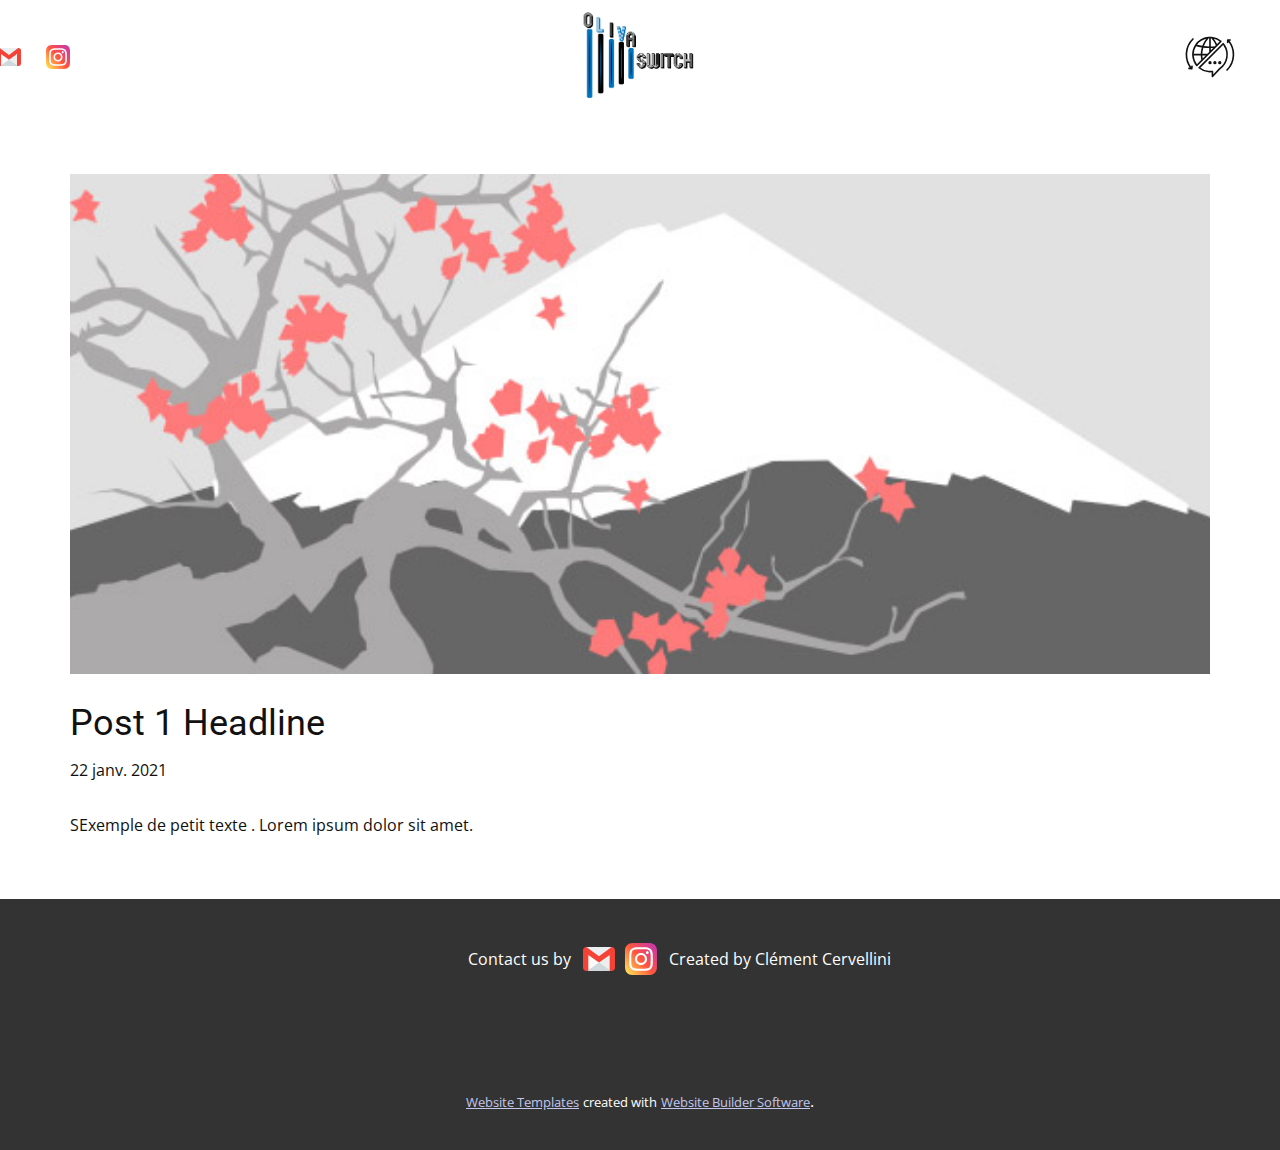
<file: blog/post.html>
<!doctype html>
<html style="font-size: 16px;"><head>
    <meta name="viewport" content="width=device-width, initial-scale=1.0">
    <meta charset="utf-8">
    <meta name="keywords" content="">
    <meta name="description" content="">
    <meta name="page_type" content="np-template-header-footer-from-plugin">
    <title>Post 1 Headline</title>
    <link rel="stylesheet" href="../nicepage.css" media="screen">
<link rel="stylesheet" href="../Post-Template.css" media="screen">
    <script class="u-script" type="text/javascript" src="../jquery.js" defer=""></script>
    <script class="u-script" type="text/javascript" src="../nicepage.js" defer=""></script>
    <meta name="generator" content="Nicepage 3.8.0, nicepage.com">
    <link id="u-theme-google-font" rel="stylesheet" href="https://fonts.googleapis.com/css?family=Roboto:100,100i,300,300i,400,400i,500,500i,700,700i,900,900i|Open+Sans:300,300i,400,400i,600,600i,700,700i,800,800i">
    
    
    <script type="application/ld+json">{
		"@context": "http://schema.org",
		"@type": "Organization",
		"name": "Startup Oliva Switch",
		"url": "index.html",
		"sameAs": [
				"mailto:oliva.switch@gmail.com",
				"https://www.instagram.com/oliva.switch/?hl=fr",
				"mailto:oliva.switch@gmail.com",
				"https://www.instagram.com/oliva.switch/?hl=fr"
		]
}</script>
    <meta property="og:title" content="Post Template">
    <meta property="og:type" content="website">
    <meta name="theme-color" content="#2a3166">
    <link rel="canonical" href="../index.html">
    <meta property="og:url" content="index.html">
  </head>
  <body class="u-body"><header class="u-align-left u-clearfix u-header u-header" id="sec-e6a7"><div class="u-clearfix u-sheet u-sheet-1">
        <img src="../images/logostartupv23232.png" alt="" class="u-image u-image-default u-image-1" data-image-width="714" data-image-height="535" data-href="../OlivaSwitch-Francais.html" data-page-id="89644616">
        <nav class="u-menu u-menu-dropdown u-menu-open-right u-offcanvas u-menu-1" data-responsive-from="XL">
          <div class="menu-collapse">
            <a class="u-button-style u-custom-active-color u-nav-link" href="#" style="font-size: calc(1em + 36px); padding: 18px 34px;">
              <svg class="u-svg-link" preserveAspectRatio="xMidYMin slice" viewBox="0 0 512 512" style=""><use xmlns:xlink="http://www.w3.org/1999/xlink" xlink:href="#svg-cf4f"></use></svg>
              <svg xmlns="http://www.w3.org/2000/svg" xmlns:xlink="http://www.w3.org/1999/xlink" version="1.1" xml:space="preserve" class="u-svg-content" viewBox="0 0 512 512" id="svg-cf4f"><g id="outline"><path d="M370.931,102.051a8,8,0,0,0-2.895-5.788,174.894,174.894,0,0,0-94.463-39.394c-5.751-.572-11.6-.858-17.445-.863-.043,0-.085-.006-.128-.006s-.084.006-.127.006c-5.848,0-11.695.291-17.442.863a175.225,175.225,0,0,0-129.523,78.464l-.061.089h0a176.044,176.044,0,0,0,11.417,208.614,8,8,0,0,0,5.787,2.9c.127.006.253.008.38.008a8,8,0,0,0,5.656-2.342L368.6,108.087A8,8,0,0,0,370.931,102.051ZM230.056,224H180.944a235.387,235.387,0,0,1,9.92-60.224A507.977,507.977,0,0,0,248,167.928v38.128ZM96.222,224A159.08,159.08,0,0,1,119.1,149.149a505.249,505.249,0,0,0,55.761,12.307A251.43,251.43,0,0,0,164.938,224ZM243.007,72.531c1.659-.134,3.323-.251,4.993-.333v79.73a492.129,492.129,0,0,1-51.872-3.608A233.2,233.2,0,0,1,243.007,72.531ZM214.057,240l-30.149,30.148A237.173,237.173,0,0,1,180.95,240ZM264,167.929q11.5-.183,23.021-.893L264,190.056Zm40.476-18.349c-13.389,1.336-26.957,2.124-40.476,2.346V72.2c1.672.082,3.338.2,5,.333a234.1,234.1,0,0,1,43.993,68.532ZM218.7,76.37a248.394,248.394,0,0,0-38.813,69.673,489.955,489.955,0,0,1-51.261-10.866A159.106,159.106,0,0,1,218.7,76.37ZM127.167,326.89A160.316,160.316,0,0,1,96.209,240h68.729a252.685,252.685,0,0,0,5.261,43.858Zm197.995-198a249.34,249.34,0,0,0-31.87-52.527,158.8,158.8,0,0,1,57.6,26.8Z"></path><path d="M403.157,135.429a176.512,176.512,0,0,0-11.42-15.463,8,8,0,0,0-11.824-.563L143.4,355.913a8,8,0,0,0,.561,11.824,174.894,174.894,0,0,0,94.463,39.394A179.213,179.213,0,0,0,272,407.28V448a8,8,0,0,0,13.878,5.426L357.625,375.7a176.04,176.04,0,0,0,45.532-240.272ZM347.729,363.1a8.048,8.048,0,0,0-1.286,1.125L288,427.539v-29.25a8,8,0,0,0-9.132-7.92c-2.422.347-4.672.621-6.881.84a162.556,162.556,0,0,1-31.978,0,158.85,158.85,0,0,1-78.9-30.372L384.834,137.11q2.584,3.5,4.953,7.108A160.04,160.04,0,0,1,347.729,363.1Z"></path><circle cx="256" cy="312" r="16"></circle><circle cx="304" cy="312" r="16"></circle><circle cx="352" cy="312" r="16"></circle><path d="M79.992,340.062a8,8,0,0,0-8.93,6.946l-.676,5.4A208.021,208.021,0,0,1,93.63,84.217,8,8,0,1,0,82.37,72.85,224.007,224.007,0,0,0,56.932,361.087l-6.76-1a8,8,0,1,0-2.344,15.828l27,4a8,8,0,0,0,9.11-6.922l3-24A8,8,0,0,0,79.992,340.062Z"></path><path d="M454.534,96a8,8,0,0,0,0-16h-24a8,8,0,0,0-8,8v24a8,8,0,0,0,16,0v-2.638A208,208,0,0,1,418.316,378.37a8,8,0,0,0,11.368,11.26A224,224,0,0,0,448.521,96Z"></path>
</g></svg>
            </a>
          </div>
          <div class="u-custom-menu u-nav-container">
            <ul class="u-nav u-unstyled"><li class="u-nav-item"><a class="u-active-black u-button-style u-nav-link" href="../OlivaSwitch-Francais.html">Francais</a>
</li><li class="u-nav-item"><a class="u-active-black u-button-style u-nav-link" href="../OlivaSwitch-English.html">English</a>
</li></ul>
          </div>
          <div class="u-custom-menu u-nav-container-collapse">
            <div class="u-black u-container-style u-inner-container-layout u-opacity u-opacity-95 u-sidenav">
              <div class="u-sidenav-overflow">
                <div class="u-menu-close"></div>
                <ul class="u-align-center u-nav u-popupmenu-items u-unstyled u-nav-2"><li class="u-nav-item"><a class="u-button-style u-nav-link" href="../OlivaSwitch-Francais.html">Francais</a>
</li><li class="u-nav-item"><a class="u-button-style u-nav-link" href="../OlivaSwitch-English.html">English</a>
</li></ul>
              </div>
            </div>
            <div class="u-black u-menu-overlay u-opacity u-opacity-80"></div>
          </div>
        </nav>
        <div class="u-align-left u-social-icons u-spacing-25 u-text-palette-5-base u-social-icons-1">
          <a class="u-social-url" href="../mailto:oliva.switch@gmail.com" title="oliva.switch"><span class="u-icon u-icon-circle u-social-facebook u-social-icon u-icon-1"><svg class="u-svg-link" preserveAspectRatio="xMidYMin slice" viewBox="0 0 512 512" style=""><use xmlns:xlink="http://www.w3.org/1999/xlink" xlink:href="#svg-339c"></use></svg><svg xmlns="http://www.w3.org/2000/svg" xmlns:xlink="http://www.w3.org/1999/xlink" version="1.1" xml:space="preserve" class="u-svg-content" viewBox="0 0 512 512" x="0px" y="0px" id="svg-339c" style="enable-background:new 0 0 512 512;"><path style="fill:#CFD8DC;" d="M443.499,417.941l-181.333-128c-3.689-2.606-8.62-2.606-12.309,0l-181.333,128  c-2.837,1.999-4.525,5.254-4.523,8.725v10.667C64,443.224,68.776,448,74.667,448h362.667c5.891,0,10.667-4.776,10.667-10.667  v-10.667C448.007,423.2,446.328,419.945,443.499,417.941z"></path><path style="fill:#FAFAFA;" d="M262.165,289.941l-181.333-128c-4.807-3.405-11.465-2.268-14.87,2.539  c-1.281,1.808-1.967,3.97-1.962,6.186v256c-0.012,5.891,4.755,10.676,10.646,10.688c2.216,0.004,4.378-0.682,6.186-1.962  l181.333-128c4.813-3.397,5.961-10.052,2.564-14.865c-0.702-0.995-1.569-1.862-2.564-2.564V289.941z"></path><path style="fill:#EEEEEE;" d="M442.24,161.195c-3.546-1.812-7.802-1.525-11.072,0.747l-181.333,128  c-4.813,3.397-5.961,10.052-2.564,14.865c0.702,0.995,1.569,1.862,2.564,2.564l181.333,128c4.807,3.405,11.465,2.268,14.87-2.539  c1.277-1.802,1.962-3.956,1.962-6.165v-256C448,166.681,445.779,163.028,442.24,161.195z"></path><path style="fill:#ECEFF1;" d="M468.8,71.339C467.362,66.96,463.275,64,458.667,64H53.333c-5.891,0-10.667,4.776-10.667,10.667  c0,3.357,1.581,6.519,4.267,8.533L249.6,232.533c3.762,2.77,8.889,2.77,12.651,0L464.917,83.2  C468.631,80.495,470.195,75.716,468.8,71.339z"></path><path style="fill:#F44336;" d="M458.667,64c-2.308,0-4.554,0.749-6.4,2.133L256,210.752L59.733,66.133  C57.887,64.749,55.641,64,53.333,64C23.878,64,0,87.878,0,117.333v277.333C0,424.122,23.878,448,53.333,448h21.333  c5.891,0,10.667-4.776,10.667-10.667v-246.08l164.501,116.139c3.689,2.606,8.62,2.606,12.309,0l164.523-116.139v246.08  c0,5.891,4.776,10.667,10.667,10.667h21.333C488.122,448,512,424.122,512,394.667V117.333C512,87.878,488.122,64,458.667,64z"></path></svg>
          
          
        </span>
          </a>
          <a class="u-social-url" target="_blank" href="https://www.instagram.com/oliva.switch/?hl=fr" title="instagram"><span class="u-icon u-icon-circle u-social-icon u-social-instagram u-icon-2"><svg class="u-svg-link" preserveAspectRatio="xMidYMin slice" viewBox="0 0 24 24" style=""><use xmlns:xlink="http://www.w3.org/1999/xlink" xlink:href="#svg-64c0"></use></svg><svg xmlns="http://www.w3.org/2000/svg" xmlns:xlink="http://www.w3.org/1999/xlink" version="1.1" xml:space="preserve" class="u-svg-content" viewBox="0 0 24 24" id="svg-64c0"><linearGradient id="SVGID_1_" gradientTransform="matrix(0 -1.982 -1.844 0 -132.522 -51.077)" gradientUnits="userSpaceOnUse" x1="-37.106" x2="-26.555" y1="-72.705" y2="-84.047"><stop offset="0" stop-color="#fd5"></stop><stop offset=".5" stop-color="#ff543e"></stop><stop offset="1" stop-color="#c837ab"></stop>
</linearGradient><path d="m1.5 1.633c-1.886 1.959-1.5 4.04-1.5 10.362 0 5.25-.916 10.513 3.878 11.752 1.497.385 14.761.385 16.256-.002 1.996-.515 3.62-2.134 3.842-4.957.031-.394.031-13.185-.001-13.587-.236-3.007-2.087-4.74-4.526-5.091-.559-.081-.671-.105-3.539-.11-10.173.005-12.403-.448-14.41 1.633z" fill="url(#SVGID_1_)"></path><path d="m11.998 3.139c-3.631 0-7.079-.323-8.396 3.057-.544 1.396-.465 3.209-.465 5.805 0 2.278-.073 4.419.465 5.804 1.314 3.382 4.79 3.058 8.394 3.058 3.477 0 7.062.362 8.395-3.058.545-1.41.465-3.196.465-5.804 0-3.462.191-5.697-1.488-7.375-1.7-1.7-3.999-1.487-7.374-1.487zm-.794 1.597c7.574-.012 8.538-.854 8.006 10.843-.189 4.137-3.339 3.683-7.211 3.683-7.06 0-7.263-.202-7.263-7.265 0-7.145.56-7.257 6.468-7.263zm5.524 1.471c-.587 0-1.063.476-1.063 1.063s.476 1.063 1.063 1.063 1.063-.476 1.063-1.063-.476-1.063-1.063-1.063zm-4.73 1.243c-2.513 0-4.55 2.038-4.55 4.551s2.037 4.55 4.55 4.55 4.549-2.037 4.549-4.55-2.036-4.551-4.549-4.551zm0 1.597c3.905 0 3.91 5.908 0 5.908-3.904 0-3.91-5.908 0-5.908z" fill="#fff"></path></svg>
          
          
        </span>
          </a>
        </div>
      </div></header>
    <section class="u-clearfix u-section-1" id="sec-3443">
      <div class="u-clearfix u-sheet u-sheet-1">
        <img src="[data-uri]" alt="" class="u-blog-control u-expanded-width u-image u-image-default u-image-1" data-image-width="1080" data-image-height="1080">
        <h2 class="u-blog-control u-custom-font u-expanded-width u-heading-font u-text u-text-1">Post 1 Headline</h2>
        <div class="u-metadata u-metadata-1">
          <span class="u-meta-date u-meta-icon">22 janv. 2021</span>
          
          
        </div>
        <div class="u-blog-control u-expanded-width-sm u-expanded-width-xl u-expanded-width-xs u-post-content u-text u-text-2 fr-view">
  SExemple de petit texte . Lorem ipsum dolor sit amet.
  </div>
      </div>
    </section>
    
    
    <footer class="u-clearfix u-footer u-grey-80" id="sec-7fa8"><div class="u-clearfix u-sheet u-sheet-1">
        <div class="u-align-left u-social-icons u-spacing-10 u-social-icons-1">
          <a class="u-social-url" title="Gmail" target="_blank" href="../mailto:oliva.switch@gmail.com"><span class="u-icon u-icon-circle u-social-icon u-social-twitter u-icon-1"><svg class="u-svg-link" preserveAspectRatio="xMidYMin slice" viewBox="0 0 512 512" style=""><use xmlns:xlink="http://www.w3.org/1999/xlink" xlink:href="#svg-a6a3"></use></svg><svg xmlns="http://www.w3.org/2000/svg" xmlns:xlink="http://www.w3.org/1999/xlink" version="1.1" xml:space="preserve" class="u-svg-content" viewBox="0 0 512 512" x="0px" y="0px" id="svg-a6a3" style="enable-background:new 0 0 512 512;"><path style="fill:#CFD8DC;" d="M443.499,417.941l-181.333-128c-3.689-2.606-8.62-2.606-12.309,0l-181.333,128  c-2.837,1.999-4.525,5.254-4.523,8.725v10.667C64,443.224,68.776,448,74.667,448h362.667c5.891,0,10.667-4.776,10.667-10.667  v-10.667C448.007,423.2,446.328,419.945,443.499,417.941z"></path><path style="fill:#FAFAFA;" d="M262.165,289.941l-181.333-128c-4.807-3.405-11.465-2.268-14.87,2.539  c-1.281,1.808-1.967,3.97-1.962,6.186v256c-0.012,5.891,4.755,10.676,10.646,10.688c2.216,0.004,4.378-0.682,6.186-1.962  l181.333-128c4.813-3.397,5.961-10.052,2.564-14.865c-0.702-0.995-1.569-1.862-2.564-2.564V289.941z"></path><path style="fill:#EEEEEE;" d="M442.24,161.195c-3.546-1.812-7.802-1.525-11.072,0.747l-181.333,128  c-4.813,3.397-5.961,10.052-2.564,14.865c0.702,0.995,1.569,1.862,2.564,2.564l181.333,128c4.807,3.405,11.465,2.268,14.87-2.539  c1.277-1.802,1.962-3.956,1.962-6.165v-256C448,166.681,445.779,163.028,442.24,161.195z"></path><path style="fill:#ECEFF1;" d="M468.8,71.339C467.362,66.96,463.275,64,458.667,64H53.333c-5.891,0-10.667,4.776-10.667,10.667  c0,3.357,1.581,6.519,4.267,8.533L249.6,232.533c3.762,2.77,8.889,2.77,12.651,0L464.917,83.2  C468.631,80.495,470.195,75.716,468.8,71.339z"></path><path style="fill:#F44336;" d="M458.667,64c-2.308,0-4.554,0.749-6.4,2.133L256,210.752L59.733,66.133  C57.887,64.749,55.641,64,53.333,64C23.878,64,0,87.878,0,117.333v277.333C0,424.122,23.878,448,53.333,448h21.333  c5.891,0,10.667-4.776,10.667-10.667v-246.08l164.501,116.139c3.689,2.606,8.62,2.606,12.309,0l164.523-116.139v246.08  c0,5.891,4.776,10.667,10.667,10.667h21.333C488.122,448,512,424.122,512,394.667V117.333C512,87.878,488.122,64,458.667,64z"></path></svg></span>
          </a>
          <a class="u-social-url" title="instagram" target="_blank" href="https://www.instagram.com/oliva.switch/?hl=fr"><span class="u-icon u-icon-circle u-social-icon u-social-instagram u-icon-2"><svg class="u-svg-link" preserveAspectRatio="xMidYMin slice" viewBox="0 0 24 24" style=""><use xmlns:xlink="http://www.w3.org/1999/xlink" xlink:href="#svg-7f1b"></use></svg><svg xmlns="http://www.w3.org/2000/svg" xmlns:xlink="http://www.w3.org/1999/xlink" version="1.1" xml:space="preserve" class="u-svg-content" viewBox="0 0 24 24" id="svg-7f1b"><linearGradient id="SVGID_1_" gradientTransform="matrix(0 -1.982 -1.844 0 -132.522 -51.077)" gradientUnits="userSpaceOnUse" x1="-37.106" x2="-26.555" y1="-72.705" y2="-84.047"><stop offset="0" stop-color="#fd5"></stop><stop offset=".5" stop-color="#ff543e"></stop><stop offset="1" stop-color="#c837ab"></stop>
</linearGradient><path d="m1.5 1.633c-1.886 1.959-1.5 4.04-1.5 10.362 0 5.25-.916 10.513 3.878 11.752 1.497.385 14.761.385 16.256-.002 1.996-.515 3.62-2.134 3.842-4.957.031-.394.031-13.185-.001-13.587-.236-3.007-2.087-4.74-4.526-5.091-.559-.081-.671-.105-3.539-.11-10.173.005-12.403-.448-14.41 1.633z" fill="url(#SVGID_1_)"></path><path d="m11.998 3.139c-3.631 0-7.079-.323-8.396 3.057-.544 1.396-.465 3.209-.465 5.805 0 2.278-.073 4.419.465 5.804 1.314 3.382 4.79 3.058 8.394 3.058 3.477 0 7.062.362 8.395-3.058.545-1.41.465-3.196.465-5.804 0-3.462.191-5.697-1.488-7.375-1.7-1.7-3.999-1.487-7.374-1.487zm-.794 1.597c7.574-.012 8.538-.854 8.006 10.843-.189 4.137-3.339 3.683-7.211 3.683-7.06 0-7.263-.202-7.263-7.265 0-7.145.56-7.257 6.468-7.263zm5.524 1.471c-.587 0-1.063.476-1.063 1.063s.476 1.063 1.063 1.063 1.063-.476 1.063-1.063-.476-1.063-1.063-1.063zm-4.73 1.243c-2.513 0-4.55 2.038-4.55 4.551s2.037 4.55 4.55 4.55 4.549-2.037 4.549-4.55-2.036-4.551-4.549-4.551zm0 1.597c3.905 0 3.91 5.908 0 5.908-3.904 0-3.91-5.908 0-5.908z" fill="#fff"></path></svg></span>
          </a>
        </div>
        <div class="u-clearfix u-custom-html u-custom-html-1">
          <style></style>
          <p>Created by Clément Cervellini </p>
        </div>
        <div class="u-clearfix u-custom-html u-custom-html-2">
          <style></style>
          <p>Contact us by </p>
        </div>
      </div></footer>
    <section class="u-backlink u-clearfix u-grey-80">
      <a class="u-link" href="https://nicepage.com/website-templates" target="_blank">
        <span>Website Templates</span>
      </a>
      <p class="u-text">
        <span>created with</span>
      </p>
      <a class="u-link" href="https://nicepage.com/" target="_blank">
        <span>Website Builder Software</span>
      </a>. 
    </section>
  
</body></html>
</file>
